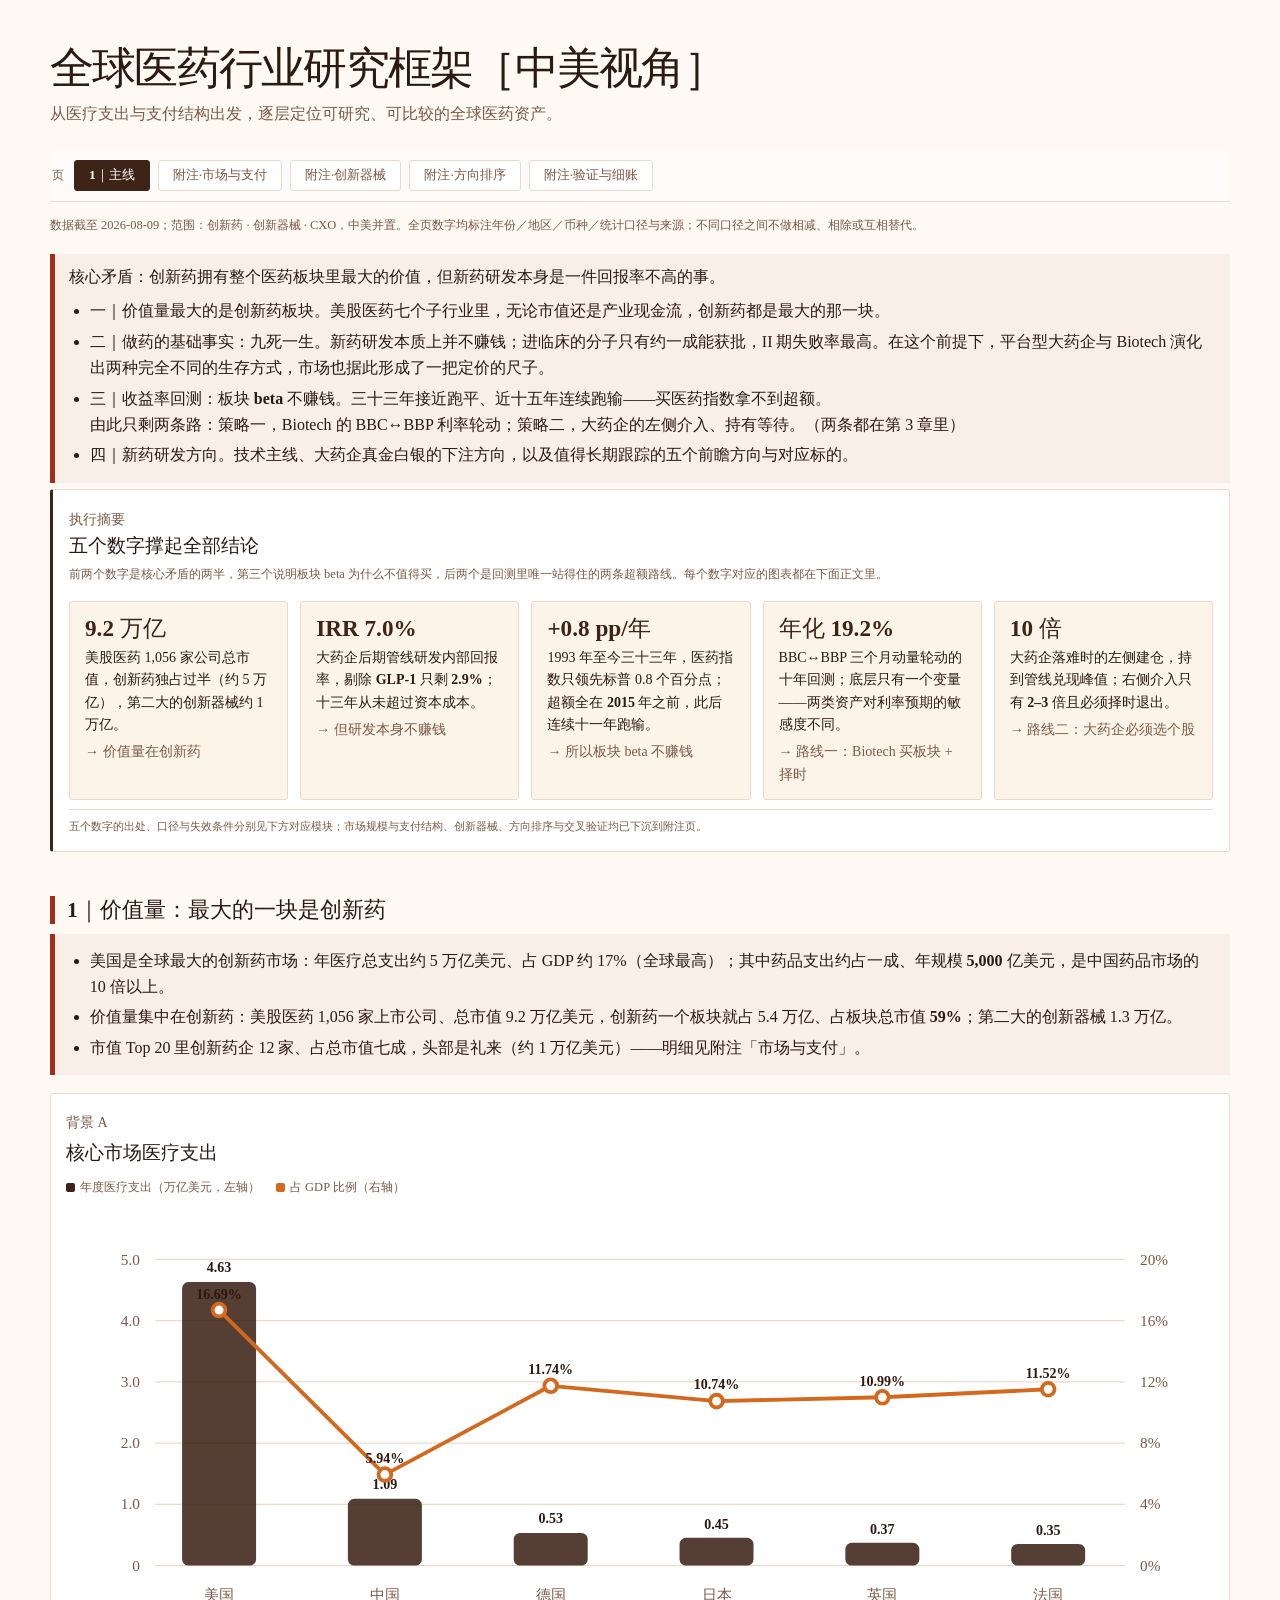
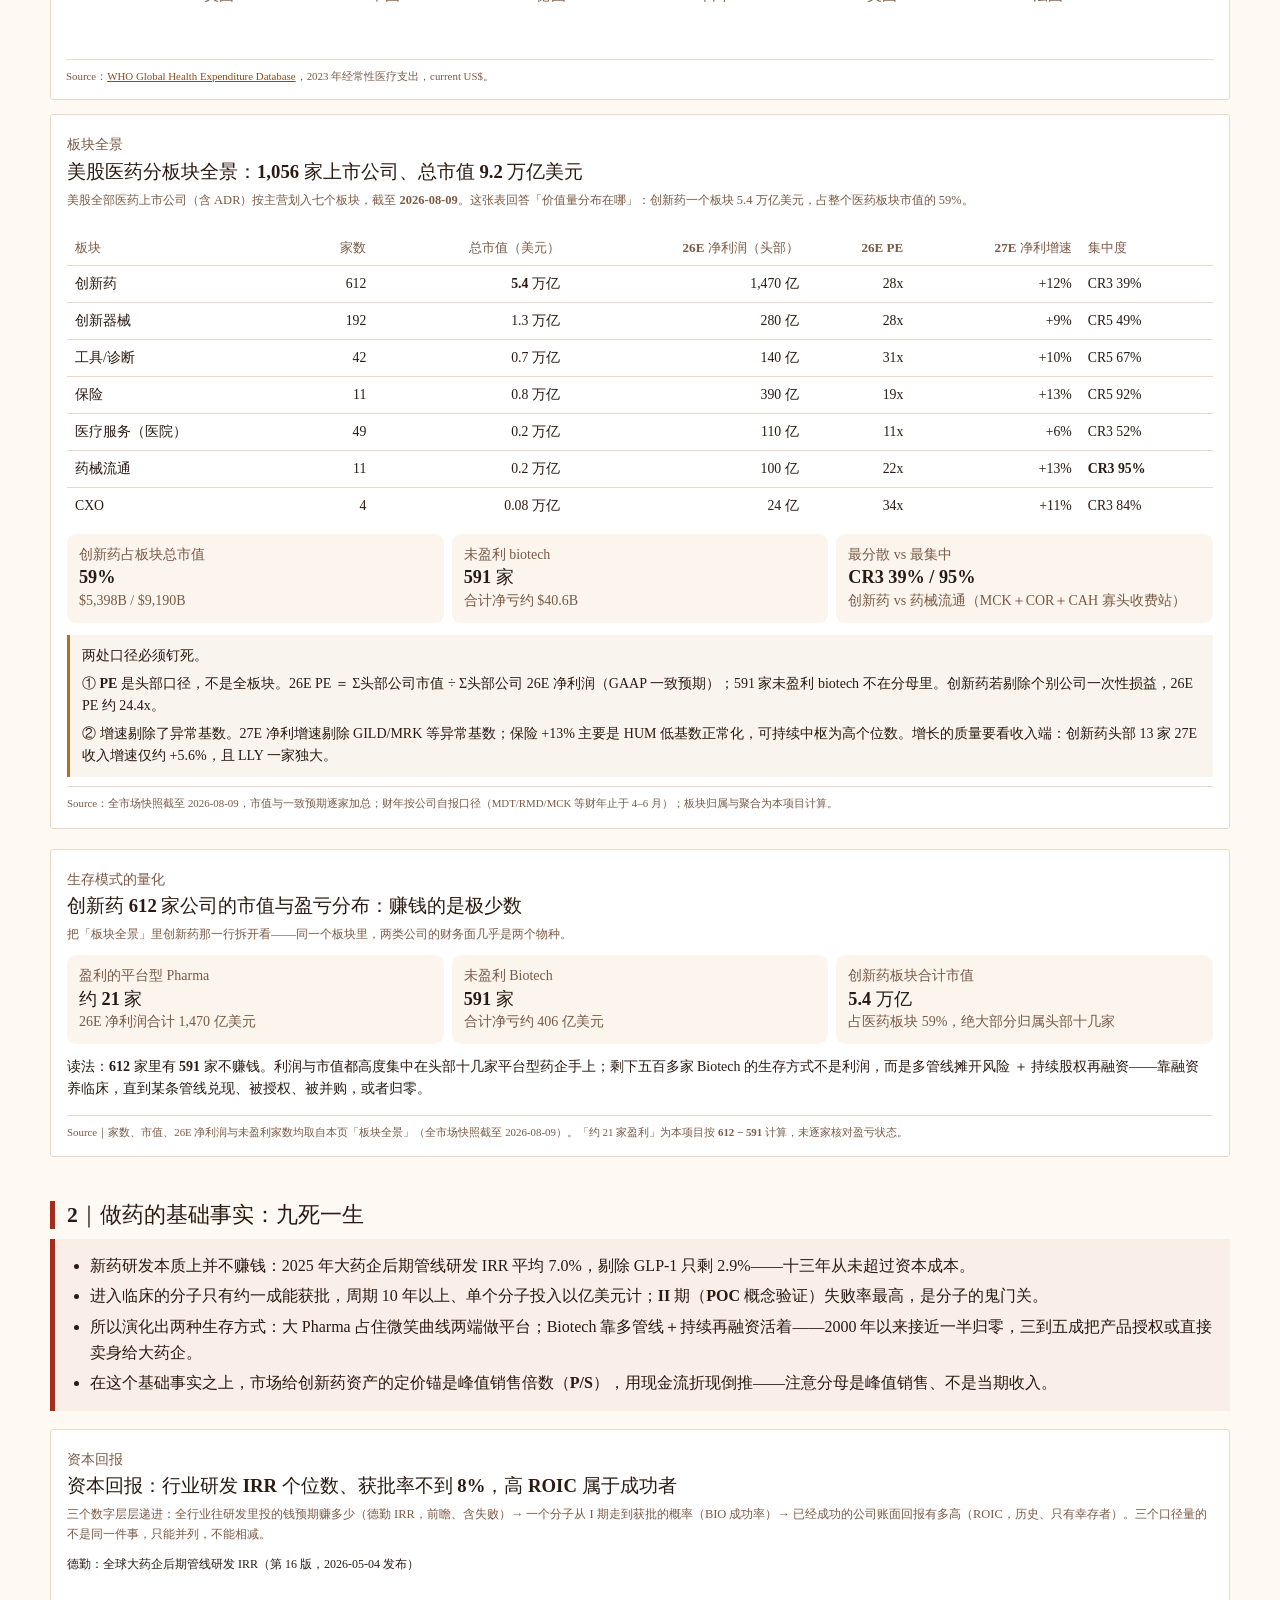
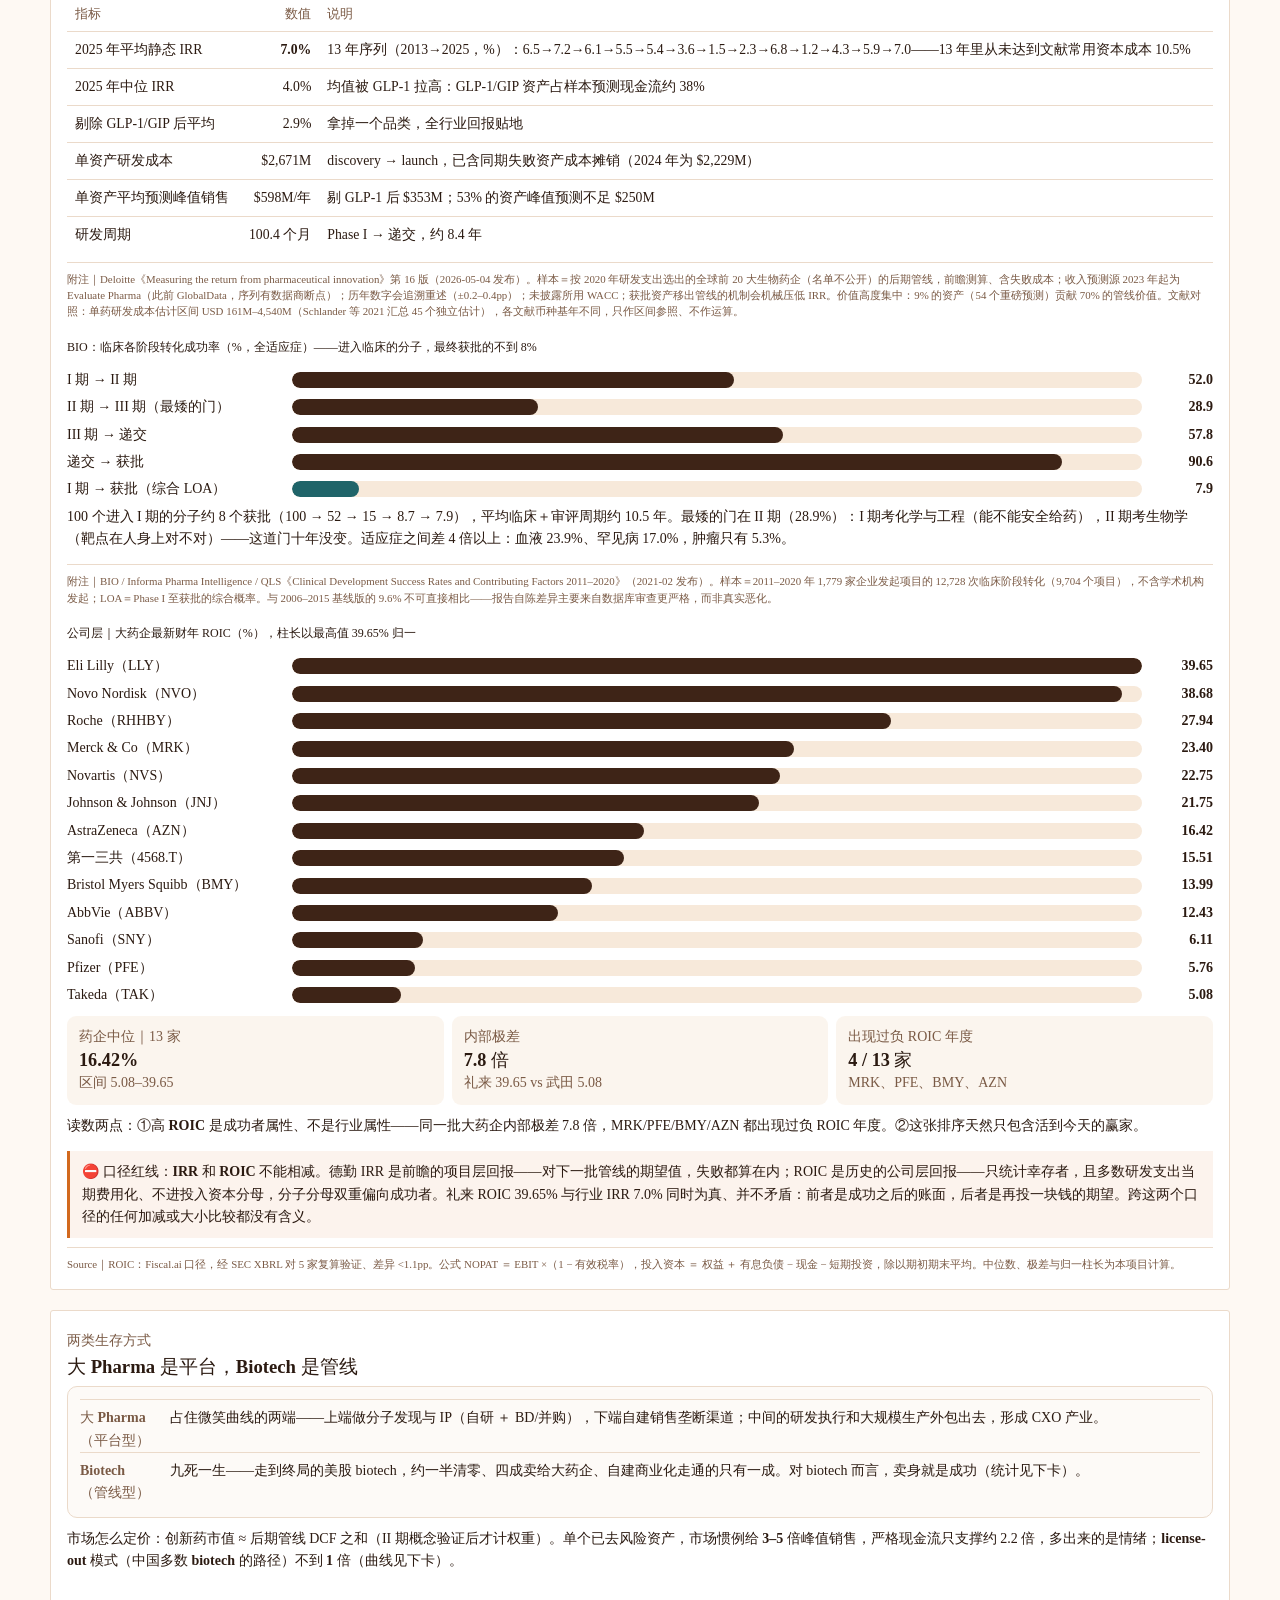
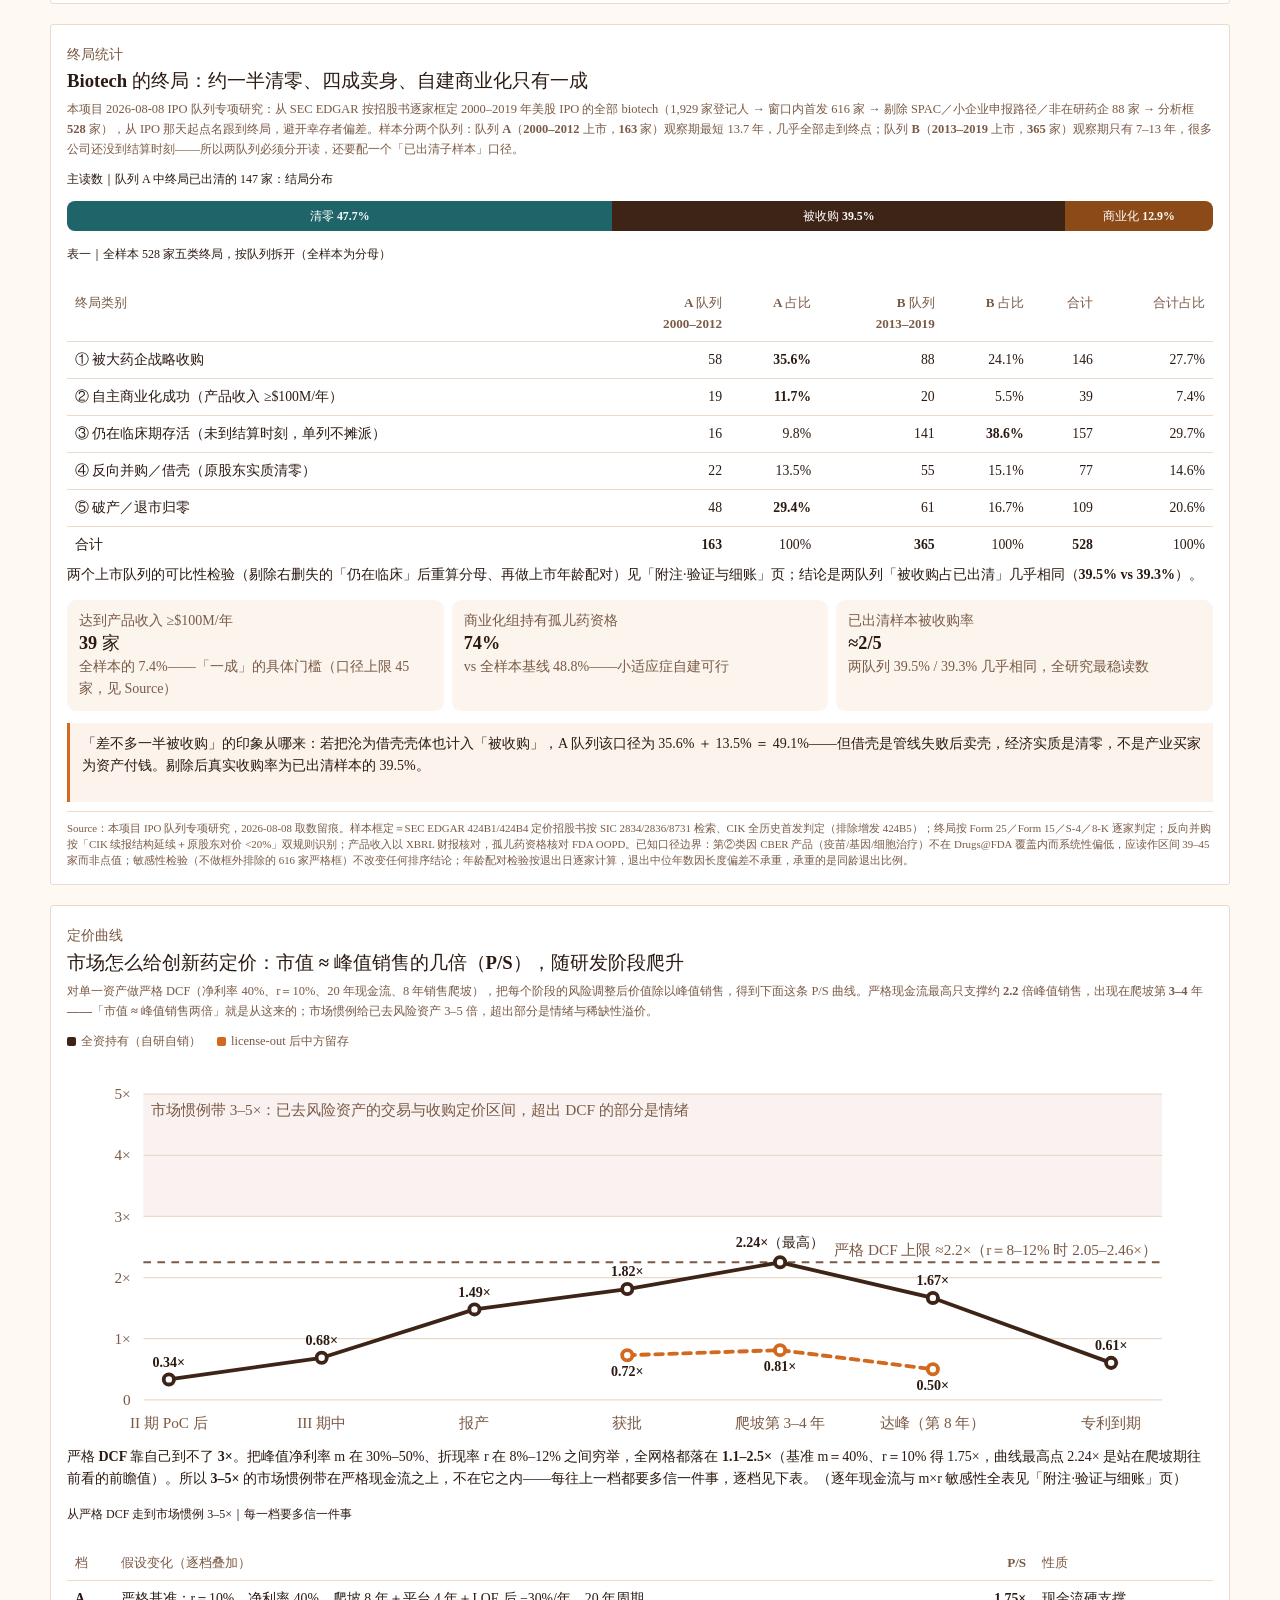
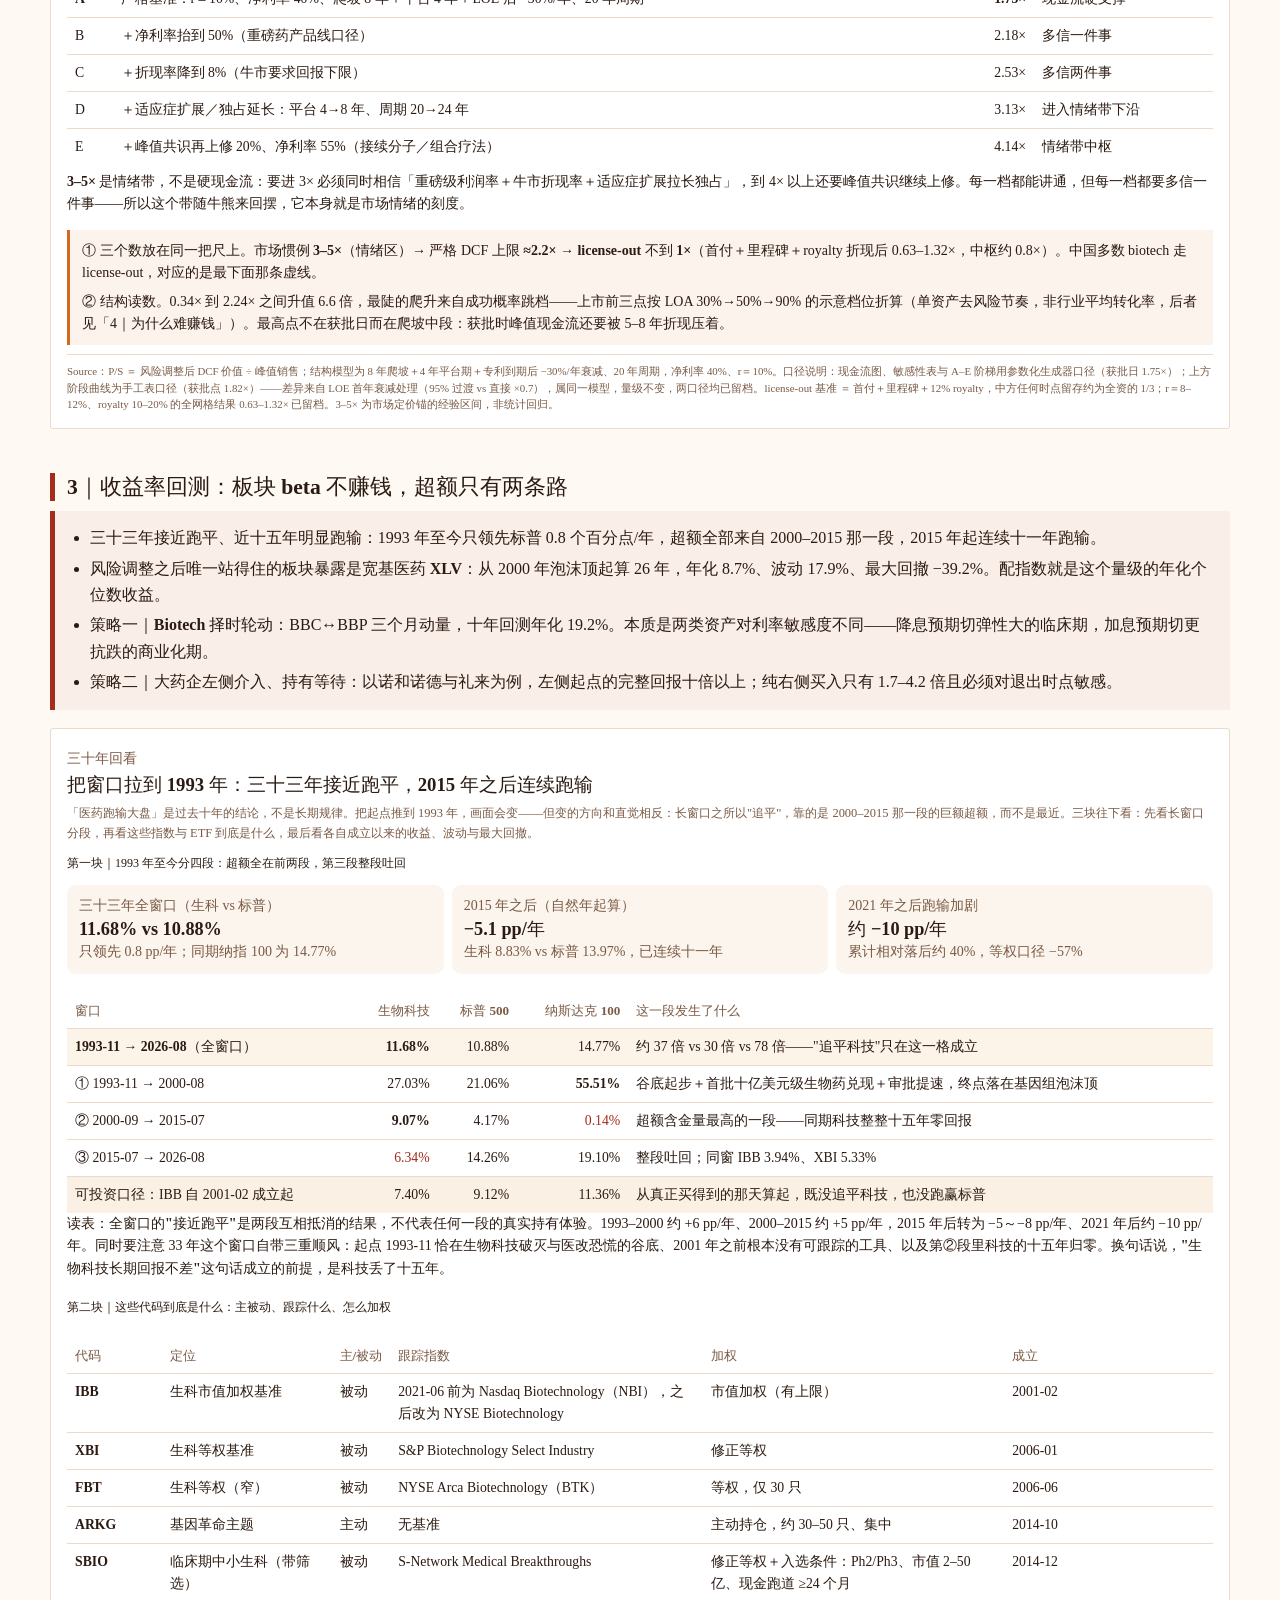
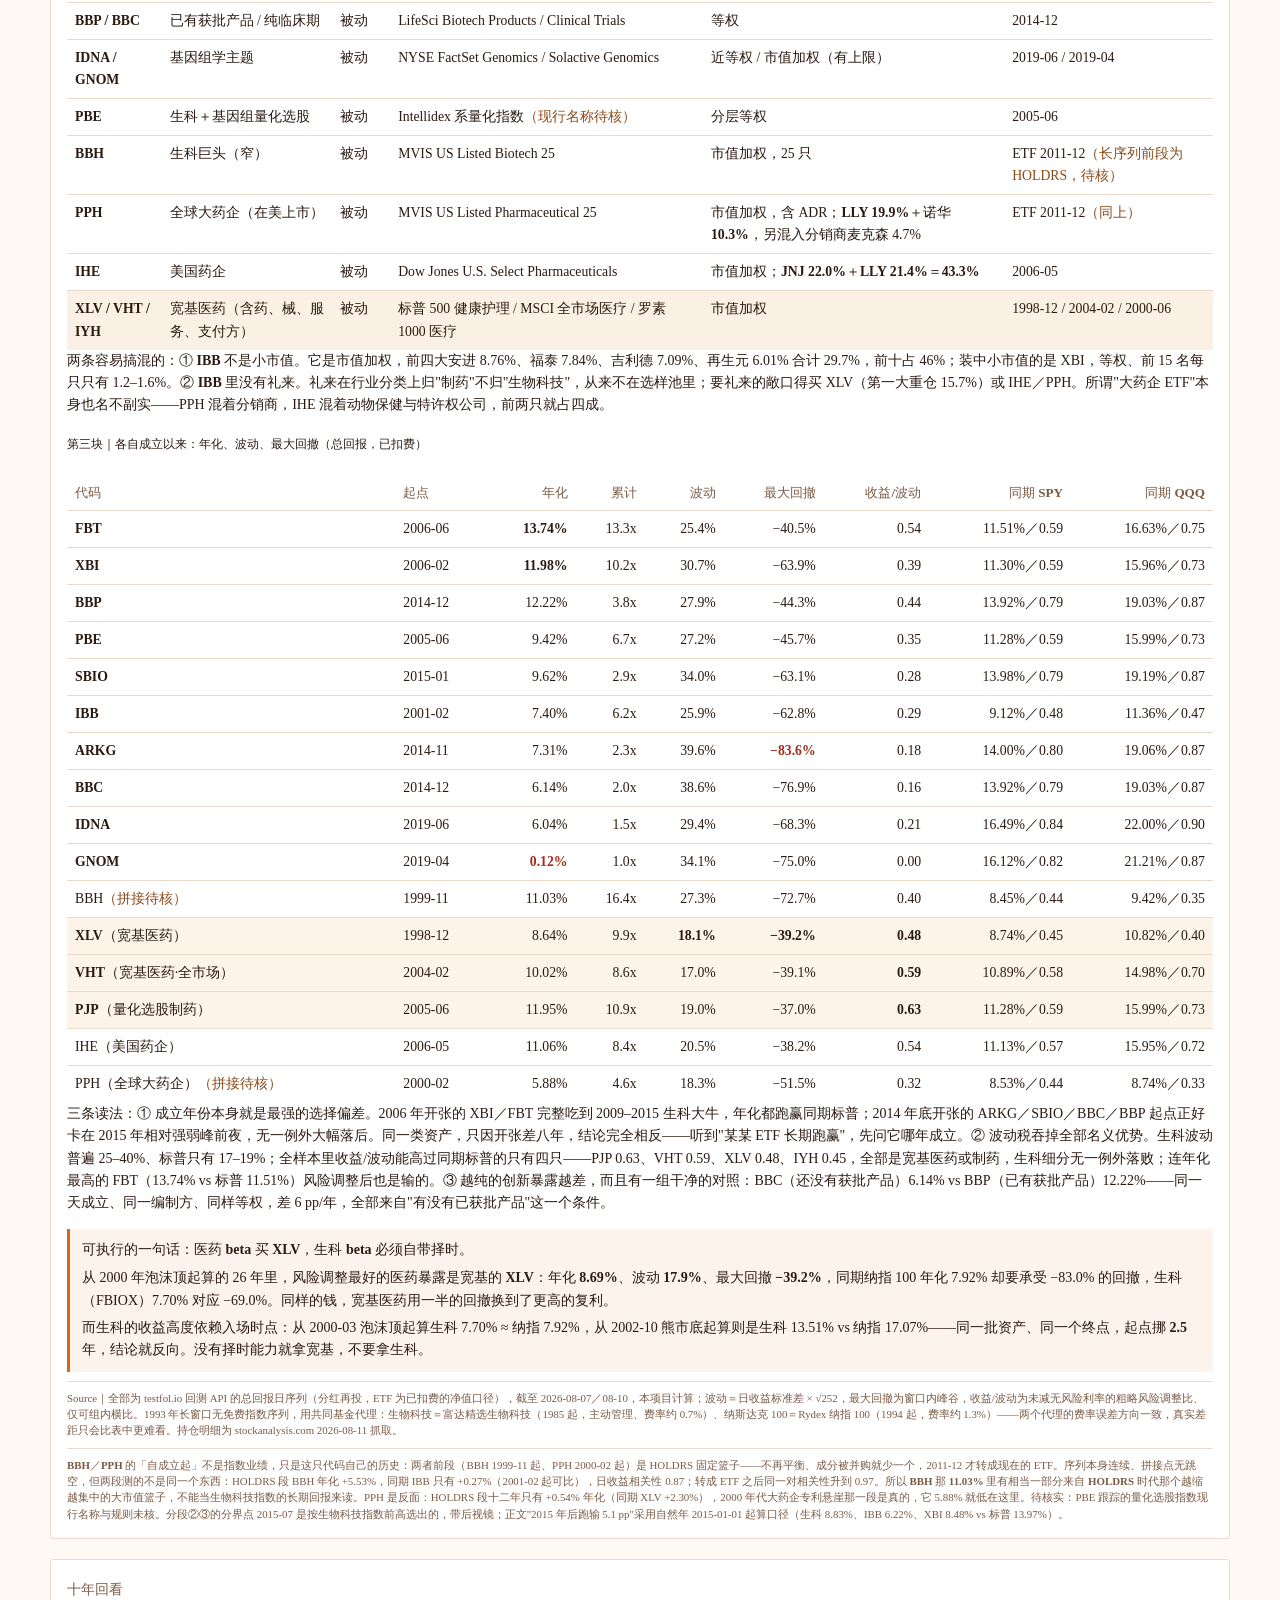
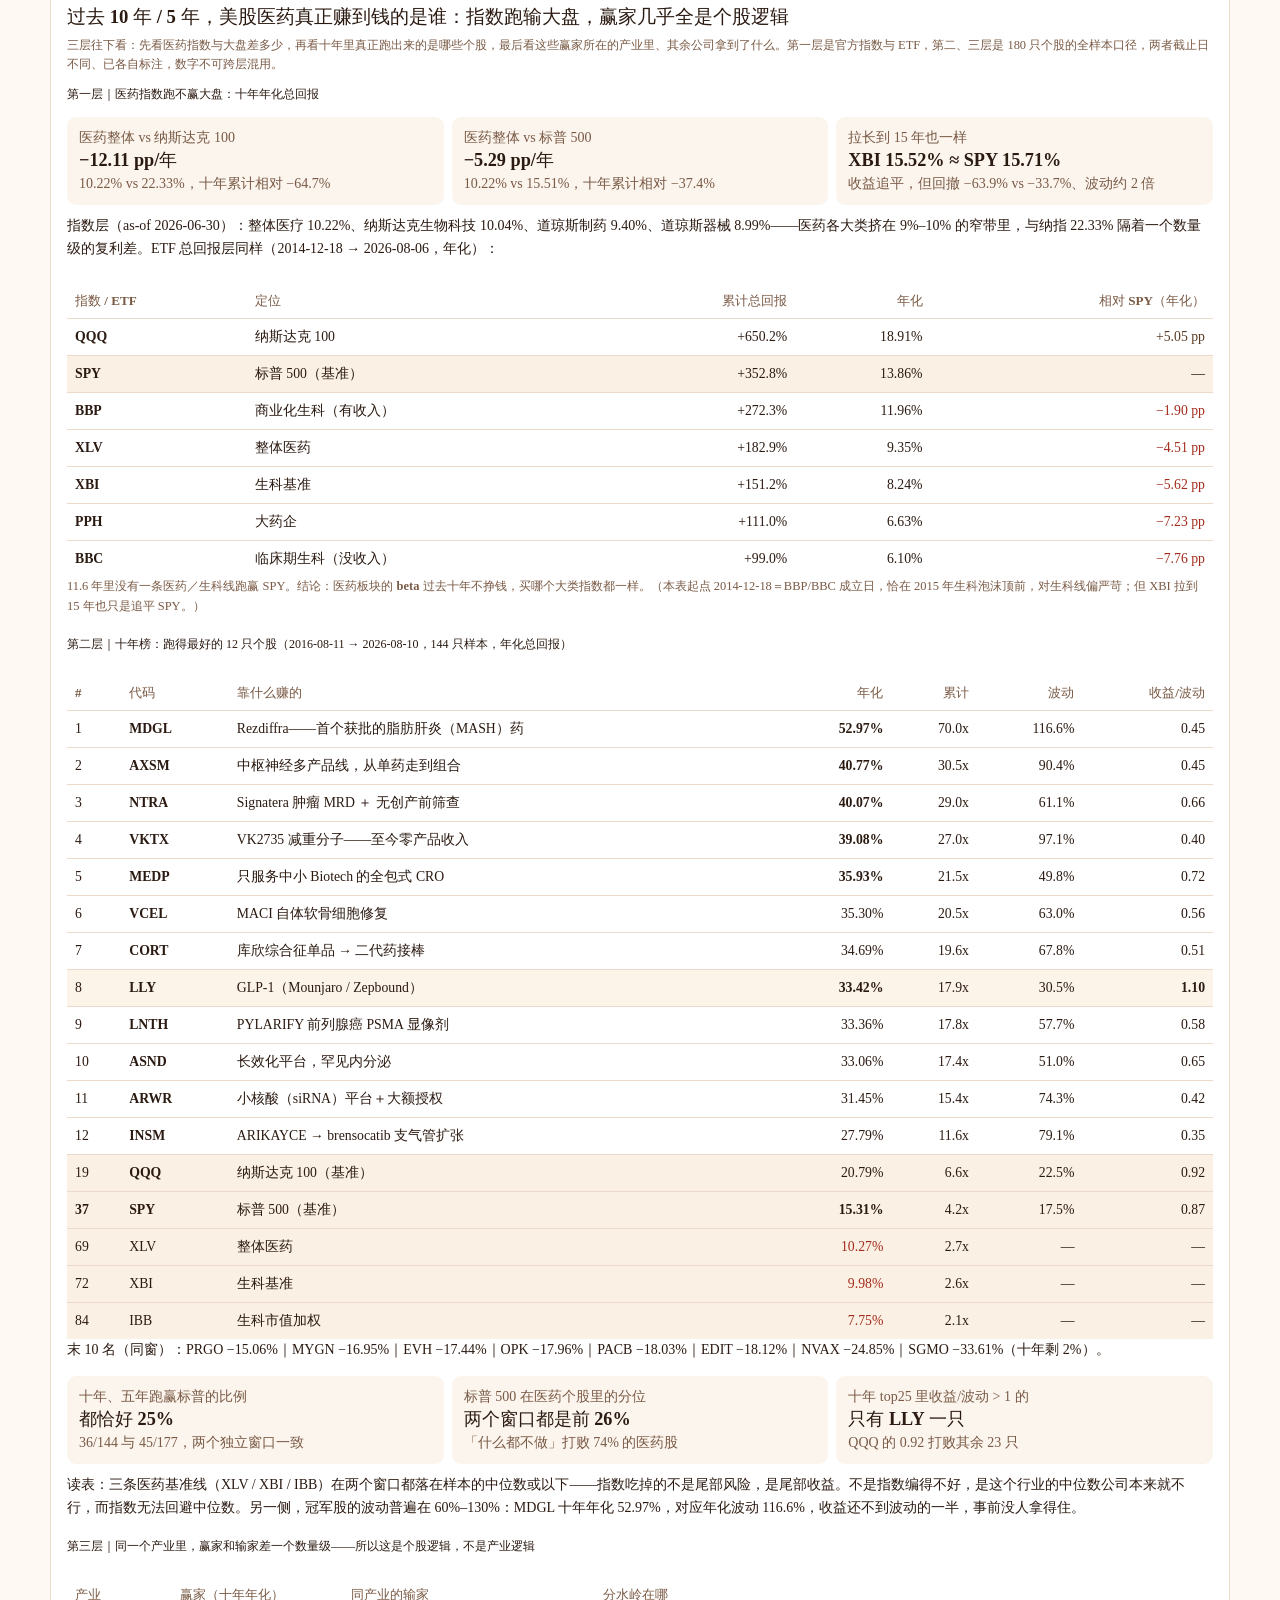
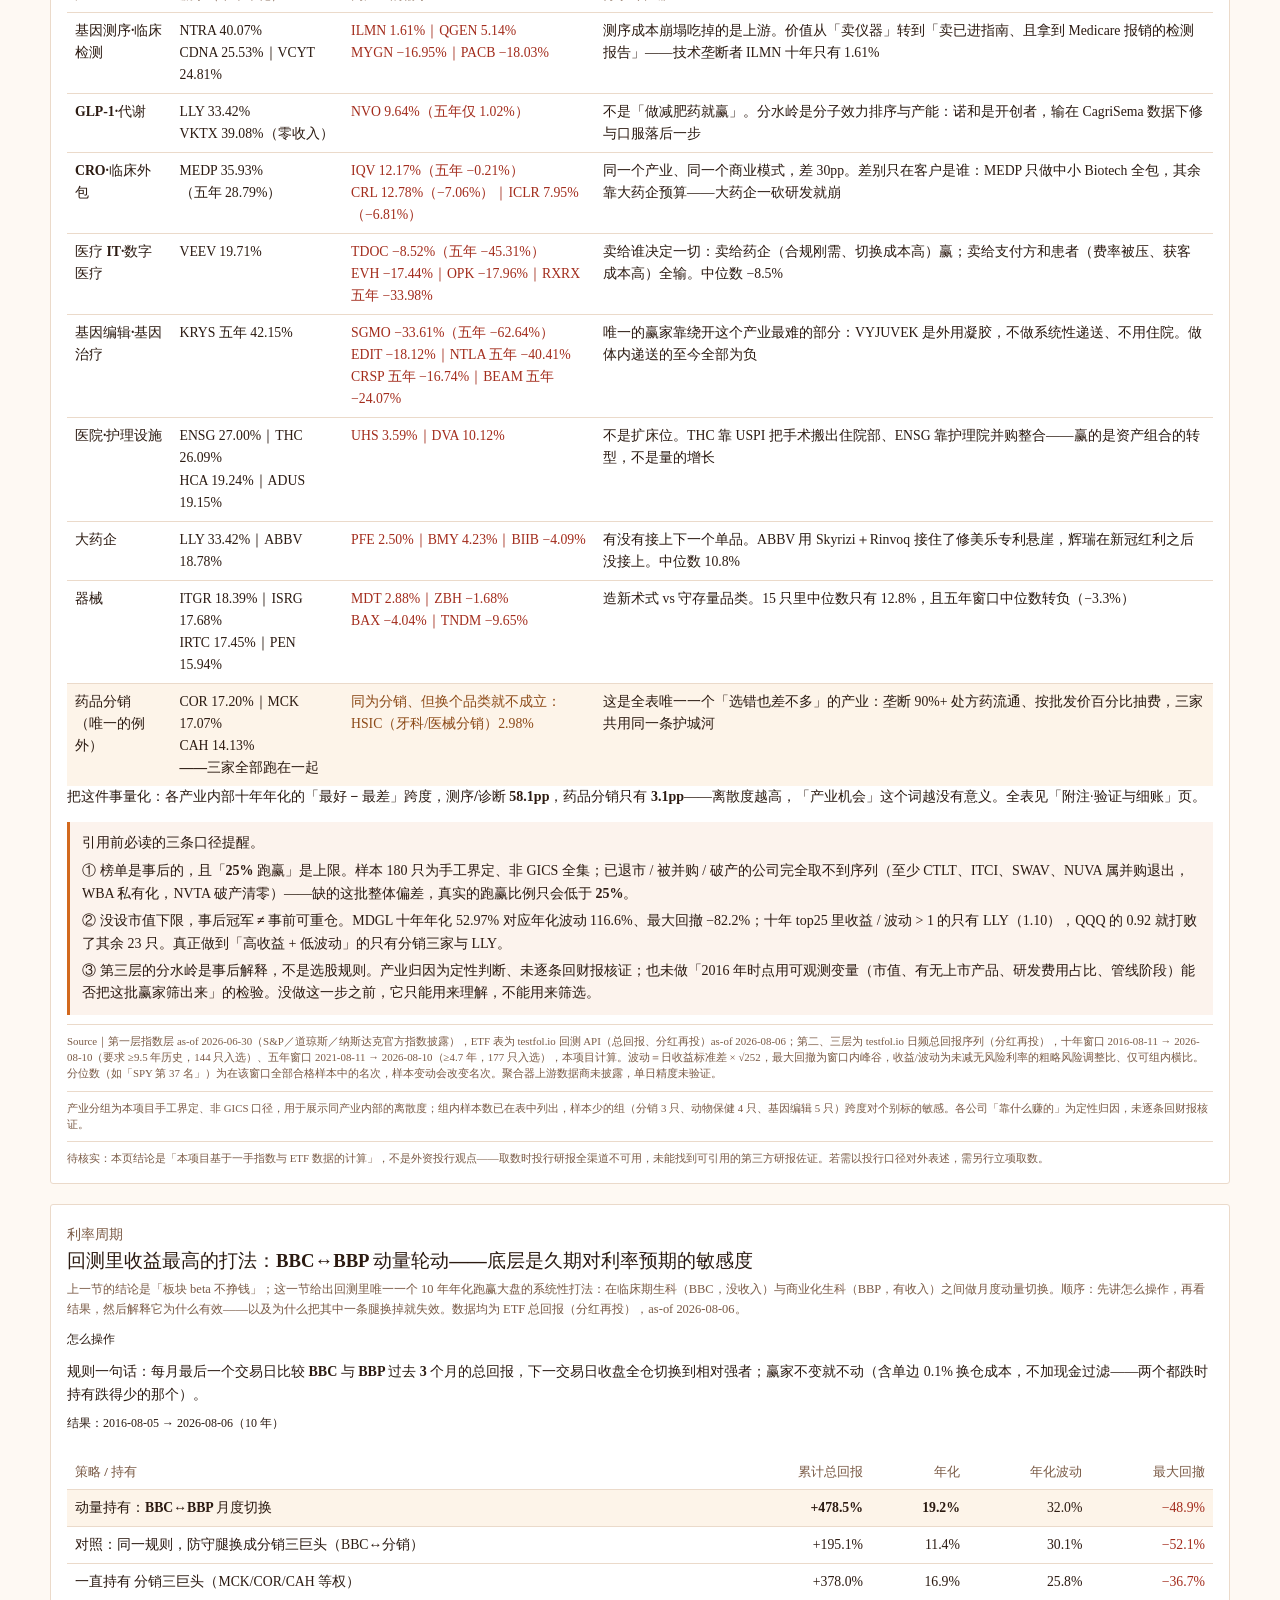
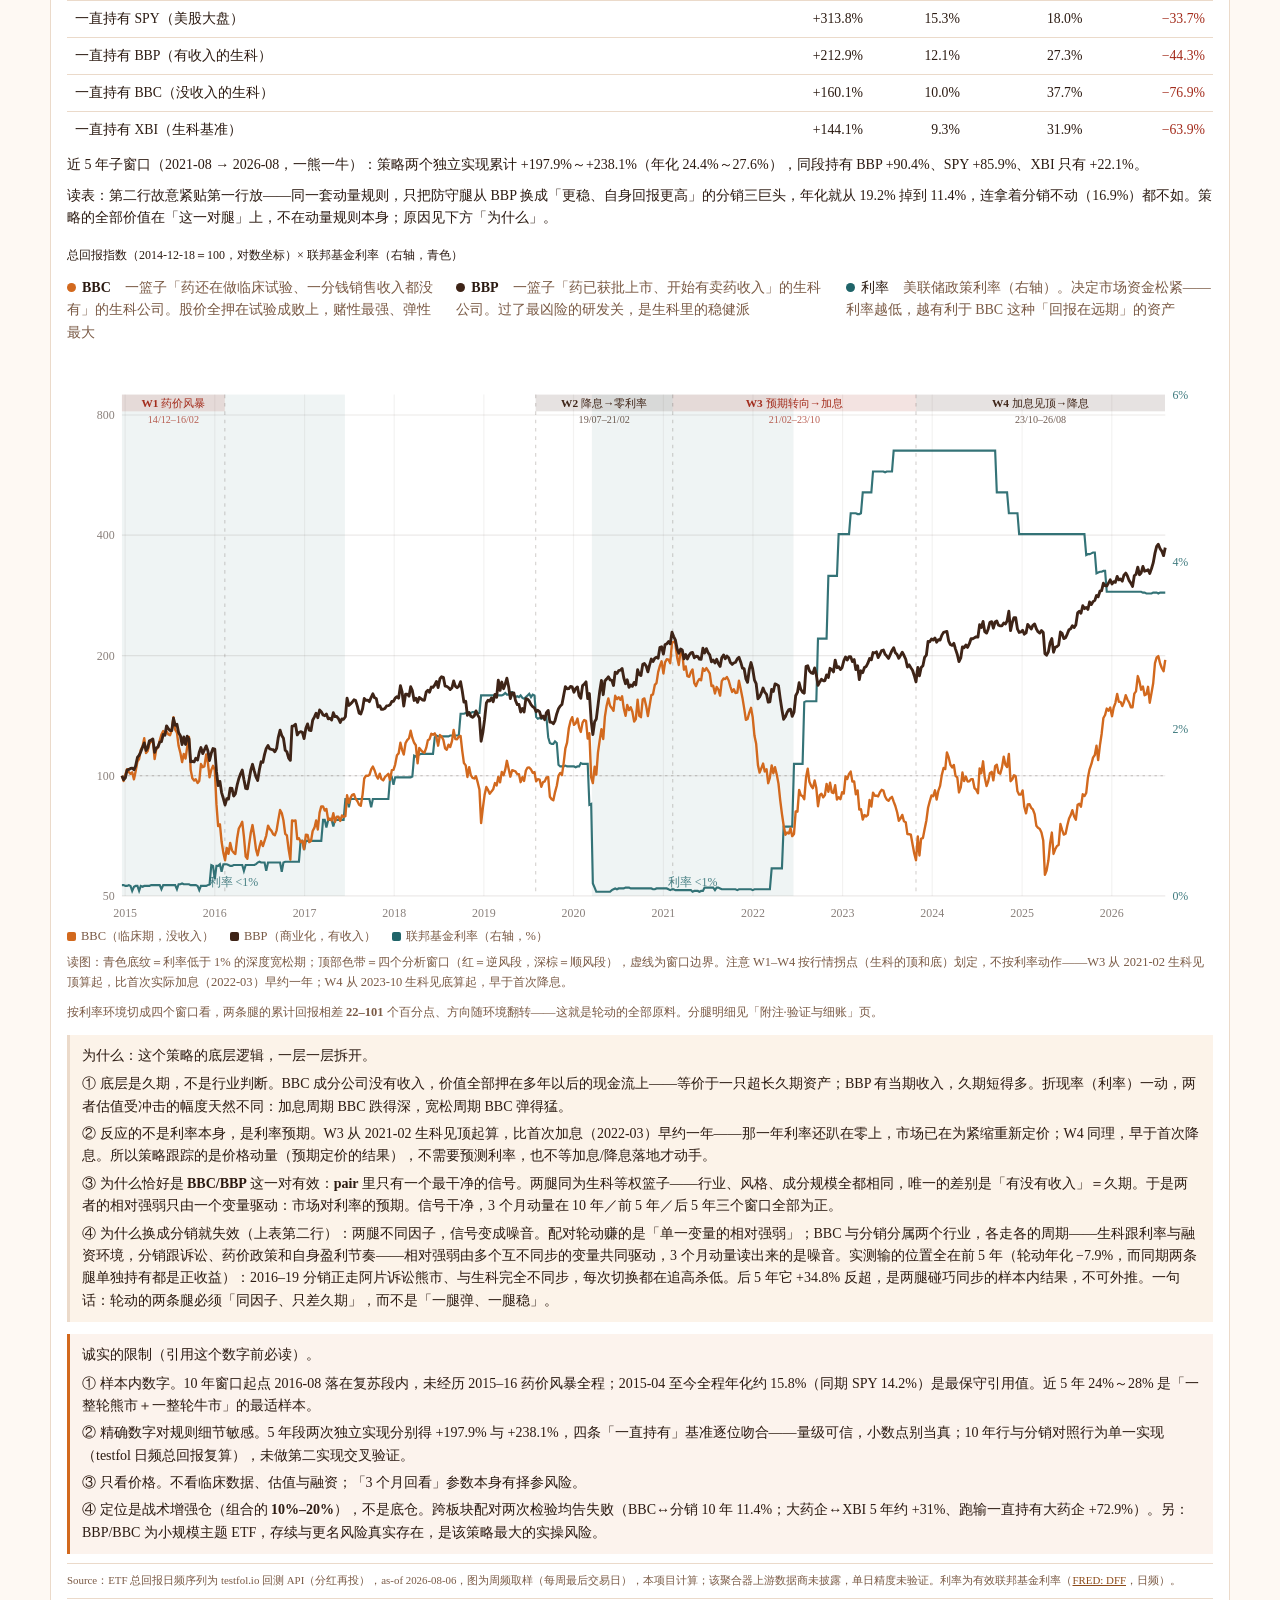
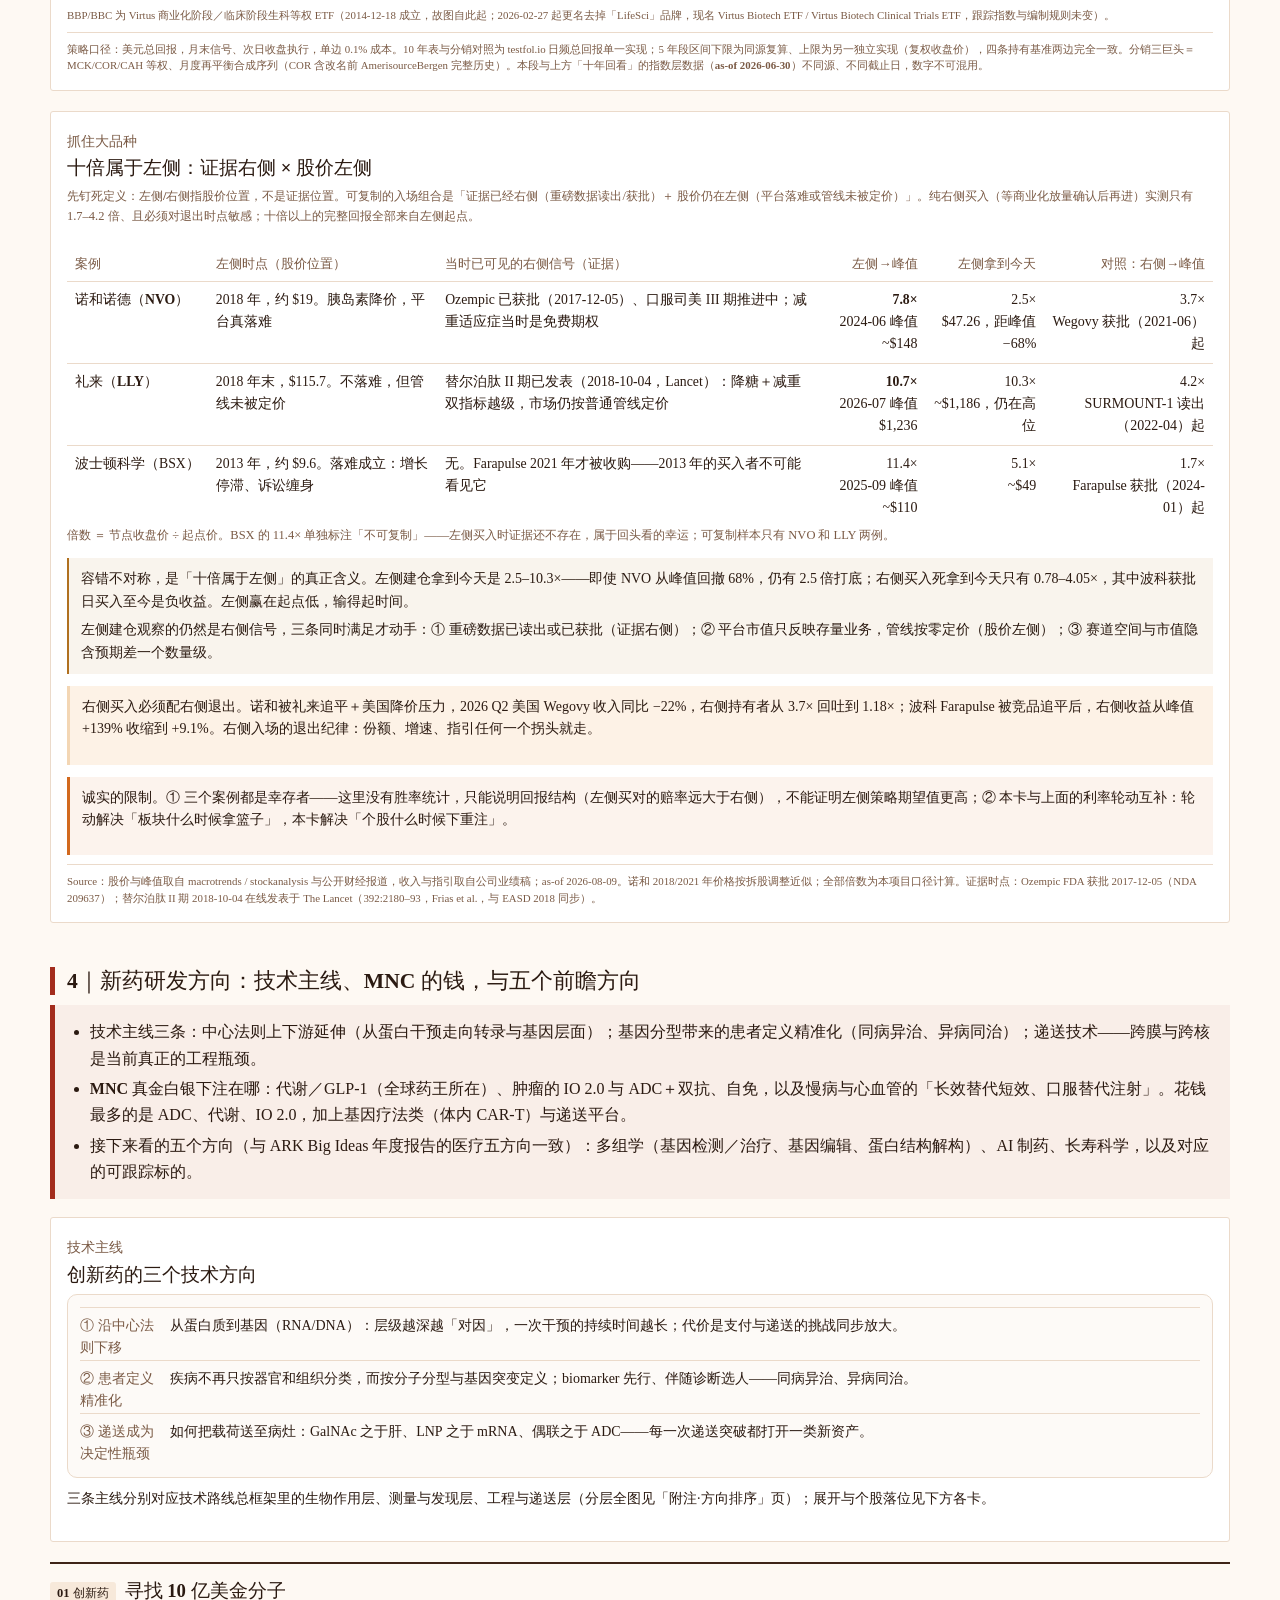
<file: index.html>
<!doctype html>
<html lang="zh-CN">
<head>
  <meta charset="utf-8">
  <meta name="viewport" content="width=device-width, initial-scale=1">
  <meta name="description" content="全球医药行业研究框架［中美视角］：支出、支付方、资产板块、细分赛道与重点方向。">
  <title>全球医药行业研究框架［中美视角］</title>
  <style>
    :root {
      color-scheme: light only;
      --background: #FEF9F3;
      --foreground: #2B1A11;
      --muted: #F7E9DA;
      --muted-foreground: #7A5A45;
      --border: #EBDACA;
      --card: #ffffff;
      --viz-series-1: #3E2417;
      --viz-series-2: #8C4A18;
      --viz-series-3: #D2691E;
      --viz-series-4: #1F6469;
      --viz-series-5: #B0701F;
      font-family: "Times New Roman", Times, "Kaiti SC", STKaiti, KaiTi, "楷体", serif;
      font-synthesis-weight: none;
    }
    * { box-sizing: border-box; }
    body {
      margin: 0;
      background: var(--background);
      color: var(--foreground);
      line-height: 1.6;
    }
    a { color: #8C4A18; }
    .page-shell {
      width: min(1180px, calc(100% - 32px));
      margin: 0 auto;
      padding: 44px 0 64px;
    }
    .page-header { margin-bottom: 24px; }
    .page-header h1 {
      margin: 0 0 6px;
      font-size: clamp(28px, 4vw, 44px);
      letter-spacing: -0.04em;
      line-height: 1.15;
    }
    .page-header p { margin: 0; color: var(--muted-foreground); }
    .card {
      background: var(--card);
      border: 1px solid var(--border);
      border-radius: 3px;
      box-shadow: none;
    }
    .text-small { font-size: 0.875rem; }
    .text-end { text-align: right; }
    .text-nowrap { white-space: nowrap; }
    .table-responsive { overflow-x: auto; }
    .table {
      width: 100%;
      border-collapse: collapse;
      font-size: 0.94rem;
    }
    .table th,
    .table td {
      padding: 9px 10px;
      border-top: 1px solid var(--border);
      vertical-align: top;
    }
    .table thead th {
      border-top: 0;
      color: var(--muted-foreground);
      font-size: 0.82rem;
      font-weight: 600;
      text-align: left;
      white-space: nowrap;
    }
    .table thead th.text-end { text-align: right; }
    .viz-badge {
      display: inline-grid;
      min-width: 30px;
      height: 24px;
      padding: 0 7px;
      place-items: center;
      border-radius: 3px;
      background: var(--muted);
      color: var(--foreground);
      font-size: 0.78rem;
      font-weight: 700;
    }
    @media (max-width: 620px) {
      .page-shell { width: min(100% - 22px, 1180px); padding-top: 28px; }
    }
  </style>
</head>
<body>
<main class="page-shell">
  <header class="page-header">
    <h1>全球医药行业研究框架［中美视角］</h1>
    <p>从医疗支出与支付结构出发，逐层定位可研究、可比较的全球医药资产。</p>
  </header>
<div id="global-healthcare-asset-map">
  <style>
    #global-healthcare-asset-map {
      color: var(--foreground);
      width: 100%;
    }
    #global-healthcare-asset-map p,
    #global-healthcare-asset-map ul {
      margin-top: 0;
    }
    #global-healthcare-asset-map .map-kicker,
    #global-healthcare-asset-map .section-label,
    #global-healthcare-asset-map .muted-line {
      color: var(--muted-foreground);
    }
    #global-healthcare-asset-map .map-kicker {
      margin-bottom: 12px;
    }
    #global-healthcare-asset-map .background-grid {
      margin-bottom: 14px;
    }
    #global-healthcare-asset-map .background-card {
      padding: 15px;
      margin-bottom: 12px;
    }
    #global-healthcare-asset-map .background-card h3 {
      margin: 3px 0 10px;
    }
    #global-healthcare-asset-map .chart-wrap {
      overflow-x: auto;
      padding-bottom: 2px;
    }
    #global-healthcare-asset-map .spend-chart {
      display: block;
      width: 100%;
      min-width: 720px;
      height: auto;
    }
    #global-healthcare-asset-map .chart-grid {
      stroke: var(--border);
      stroke-width: 1;
    }
    #global-healthcare-asset-map .chart-axis,
    #global-healthcare-asset-map .chart-label,
    #global-healthcare-asset-map .chart-value {
      fill: var(--muted-foreground);
      font-family: inherit;
      font-size: 12px;
    }
    #global-healthcare-asset-map .chart-value {
      fill: var(--foreground);
      font-size: 11px;
      font-weight: 650;
    }
    #global-healthcare-asset-map .chart-bar {
      fill: var(--viz-series-1);
      opacity: 0.88;
    }
    #global-healthcare-asset-map .chart-line {
      fill: none;
      stroke: var(--viz-series-3);
      stroke-width: 3;
      stroke-linejoin: round;
      stroke-linecap: round;
    }
    #global-healthcare-asset-map .chart-dot {
      fill: var(--card);
      stroke: var(--viz-series-3);
      stroke-width: 3;
    }
    #global-healthcare-asset-map .chart-legend {
      display: flex;
      flex-wrap: wrap;
      gap: 6px 16px;
      margin-bottom: 4px;
      color: var(--muted-foreground);
    }
    #global-healthcare-asset-map .data-note {
      margin: 0 0 10px;
      color: var(--muted-foreground);
    }
    #global-healthcare-asset-map .source-note {
      margin: 9px 0 0;
      padding-top: 8px;
      border-top: 1px solid var(--border);
      color: var(--muted-foreground);
      font-size: 0.76rem;
      line-height: 1.55;
    }
    #global-healthcare-asset-map .payer-visual {
      margin: 10px 0 12px;
    }
    #global-healthcare-asset-map .payer-row {
      display: grid;
      grid-template-columns: 52px minmax(0, 1fr);
      align-items: center;
      gap: 9px;
      margin: 7px 0;
    }
    #global-healthcare-asset-map .payer-bar {
      display: flex;
      height: 28px;
      overflow: hidden;
      border-radius: 8px;
      background: var(--muted);
    }
    #global-healthcare-asset-map .payer-bar > span {
      display: grid;
      min-width: 0;
      place-items: center;
      color: #fff;
      font-size: 0.72rem;
      font-weight: 700;
      font-style: normal;
      font-variant-numeric: tabular-nums;
    }
    #global-healthcare-asset-map .payer-segment-government { background: var(--viz-series-1); }
    #global-healthcare-asset-map .payer-segment-commercial { background: var(--viz-series-2); }
    #global-healthcare-asset-map .payer-segment-oop { background: var(--viz-series-3); }
    #global-healthcare-asset-map .payer-segment-other { background: var(--muted-foreground); }
    #global-healthcare-asset-map .payer-legend {
      display: flex;
      flex-wrap: wrap;
      gap: 6px 14px;
      color: var(--muted-foreground);
    }
    #global-healthcare-asset-map .legend-item {
      display: inline-flex;
      align-items: center;
      gap: 5px;
    }
    #global-healthcare-asset-map .legend-swatch {
      width: 9px;
      height: 9px;
      border-radius: 2px;
      background: var(--muted-foreground);
    }
    #global-healthcare-asset-map .legend-swatch.is-government { background: var(--viz-series-1); }
    #global-healthcare-asset-map .legend-swatch.is-commercial { background: var(--viz-series-2); }
    #global-healthcare-asset-map .legend-swatch.is-oop { background: var(--viz-series-3); }
    #global-healthcare-asset-map .market-pair {
      display: grid;
      grid-template-columns: repeat(2, minmax(0, 1fr));
      gap: 8px;
      margin: 0 0 8px;
    }
    #global-healthcare-asset-map .market-pair > div {
      padding: 10px 12px;
      border-radius: 9px;
      background: color-mix(in srgb, var(--muted) 45%, transparent);
    }
    #global-healthcare-asset-map .market-pair span {
      color: var(--muted-foreground);
    }
    #global-healthcare-asset-map .market-pair strong {
      display: block;
      font-size: 1.16rem;
      line-height: 1.25;
      font-variant-numeric: tabular-nums;
    }
    #global-healthcare-asset-map .company-table {
      margin-top: 9px;
      font-size: 0.86rem;
    }
    #global-healthcare-asset-map .company-table th,
    #global-healthcare-asset-map .company-table td {
      padding: 7px 8px;
    }
    #global-healthcare-asset-map .ratio-check {
      margin: 12px 0 0;
      padding: 10px 12px;
      border-left: 3px solid var(--viz-series-3);
      background: color-mix(in srgb, var(--viz-series-3) 8%, transparent);
    }
    #global-healthcare-asset-map .sector-grid {
      display: grid;
      grid-template-columns: repeat(2, minmax(0, 1fr));
      gap: 20px 22px;
      margin-bottom: 22px;
    }
    #global-healthcare-asset-map .sector {
      min-width: 0;
      padding-top: 12px;
      border-top: 2px solid var(--border);
    }
    #global-healthcare-asset-map .sector[data-series="1"] { border-top-color: var(--viz-series-1); }
    #global-healthcare-asset-map .sector[data-series="2"] { border-top-color: var(--viz-series-2); }
    #global-healthcare-asset-map .sector[data-series="3"] { border-top-color: var(--viz-series-3); }
    #global-healthcare-asset-map .sector[data-series="4"] { border-top-color: var(--viz-series-4); }
    #global-healthcare-asset-map .sector[data-series="5"] { border-top-color: var(--viz-series-5); }
    #global-healthcare-asset-map .sector.is-innovation { grid-column: 1 / -1; }
    #global-healthcare-asset-map .sector-head {
      display: flex;
      align-items: baseline;
      gap: 9px;
      margin-bottom: 9px;
    }
    #global-healthcare-asset-map .sector-head h3,
    #global-healthcare-asset-map .sector-head p {
      margin: 0;
    }
    #global-healthcare-asset-map .track-group {
      margin-top: 12px;
    }
    #global-healthcare-asset-map .track-group > strong {
      display: block;
      margin-bottom: 5px;
    }
    #global-healthcare-asset-map .track-list {
      list-style: none;
      padding: 0;
      margin-bottom: 0;
    }
    #global-healthcare-asset-map .track-list li {
      padding: 5px 0;
      border-top: 1px solid var(--border);
    }
    #global-healthcare-asset-map .track-list li:first-child {
      border-top: 0;
    }
    #global-healthcare-asset-map .examples {
      display: block;
      margin-top: 2px;
      color: var(--muted-foreground);
    }
    #global-healthcare-asset-map .thesis {
      margin: 12px 0 0;
      padding-top: 10px;
      border-top: 1px solid var(--border);
    }
    #global-healthcare-asset-map .priority-card {
      padding: 16px;
    }
    #global-healthcare-asset-map .priority-head {
      margin-bottom: 10px;
    }
    #global-healthcare-asset-map .priority-head h3,
    #global-healthcare-asset-map .priority-head p {
      margin: 0;
    }
    #global-healthcare-asset-map .priority-grid {
      display: grid;
      grid-template-columns: repeat(2, minmax(0, 1fr));
      gap: 0 18px;
    }
    #global-healthcare-asset-map .priority-item {
      display: grid;
      grid-template-columns: auto minmax(0, 1fr);
      gap: 9px;
      padding: 11px 0;
      border-top: 1px solid var(--border);
    }
    #global-healthcare-asset-map .priority-item strong {
      display: block;
      margin-bottom: 3px;
    }
    #global-healthcare-asset-map .priority-item p {
      margin: 0;
    }
    #global-healthcare-asset-map .model-card {
      padding: 16px;
      margin-bottom: 20px;
    }
    #global-healthcare-asset-map .model-card h3 {
      margin: 0 0 4px;
    }
    #global-healthcare-asset-map .priority-block {
      margin-top: 18px;
      padding-top: 14px;
      border-top: 1px solid var(--border);
    }
    #global-healthcare-asset-map .priority-block > h4 {
      margin: 0 0 3px;
      font-size: 1rem;
    }
    #global-healthcare-asset-map .priority-block > .block-note {
      margin: 0 0 8px;
      color: var(--muted-foreground);
    }
    #global-healthcare-asset-map .tag {
      display: inline-block;
      padding: 1px 7px;
      border-radius: 999px;
      background: var(--muted);
      color: var(--muted-foreground);
      font-size: 0.76rem;
      font-weight: 600;
      white-space: nowrap;
    }
    #global-healthcare-asset-map .tag.is-open { background: color-mix(in srgb, var(--viz-series-2) 20%, transparent); color: var(--foreground); }
    #global-healthcare-asset-map .tag.is-part { background: color-mix(in srgb, var(--viz-series-3) 20%, transparent); color: var(--foreground); }
    #global-healthcare-asset-map .tag.is-priced { background: color-mix(in srgb, var(--viz-series-5) 20%, transparent); color: var(--foreground); }
    #global-healthcare-asset-map .gate {
      font-variant-numeric: tabular-nums;
      white-space: nowrap;
    }
    #global-healthcare-asset-map .wide-table { min-width: 900px; }
    #global-healthcare-asset-map .wide-table.is-xl { min-width: 1240px; }
    #global-healthcare-asset-map .wide-table.is-xl th:nth-child(2),
    #global-healthcare-asset-map .wide-table.is-xl td:nth-child(2) { min-width: 118px; }
    #global-healthcare-asset-map .counter-note {
      margin: 12px 0 0;
      padding: 10px 12px;
      border-left: 3px solid var(--viz-series-5);
      background: color-mix(in srgb, var(--viz-series-5) 8%, transparent);
    }
    #global-healthcare-asset-map .innovation-framework {
      margin-top: 18px;
      padding: 16px;
      border: 1px solid var(--border);
      border-radius: 12px;
      background: color-mix(in srgb, var(--muted) 28%, transparent);
    }
    #global-healthcare-asset-map .framework-head {
      margin-bottom: 12px;
    }
    #global-healthcare-asset-map .framework-head h4,
    #global-healthcare-asset-map .framework-head p {
      margin: 0;
    }
    #global-healthcare-asset-map .framework-stage {
      padding: 11px;
      border: 1px solid var(--border);
      border-radius: 10px;
      background: var(--card);
    }
    #global-healthcare-asset-map .framework-stage-title {
      display: flex;
      align-items: baseline;
      gap: 7px;
      margin-bottom: 8px;
    }
    #global-healthcare-asset-map .framework-stage-title strong,
    #global-healthcare-asset-map .framework-stage-title span {
      margin: 0;
    }
    #global-healthcare-asset-map .framework-stage-title span {
      color: var(--muted-foreground);
    }
    #global-healthcare-asset-map .framework-grid-wrap,
    #global-healthcare-asset-map .info-flow-wrap {
      overflow-x: auto;
      padding-bottom: 2px;
    }
    #global-healthcare-asset-map .framework-grid {
      display: grid;
      grid-template-columns: repeat(4, minmax(170px, 1fr));
      gap: 8px;
      min-width: 760px;
    }
    #global-healthcare-asset-map .framework-item {
      padding: 9px 10px;
      border-radius: 8px;
      background: color-mix(in srgb, var(--viz-series-1) 7%, var(--card));
    }
    #global-healthcare-asset-map .framework-item strong,
    #global-healthcare-asset-map .framework-item span {
      display: block;
    }
    #global-healthcare-asset-map .framework-item span {
      margin-top: 2px;
      color: var(--muted-foreground);
    }
    #global-healthcare-asset-map .framework-connector {
      display: grid;
      place-items: center;
      min-height: 48px;
      color: var(--muted-foreground);
      text-align: center;
    }
    #global-healthcare-asset-map .framework-connector span {
      display: block;
      line-height: 1.25;
    }
    #global-healthcare-asset-map .framework-connector b {
      display: block;
      color: var(--viz-series-1);
      font-size: 1.45rem;
      line-height: 1;
    }
    #global-healthcare-asset-map .info-flow {
      display: grid;
      grid-template-columns: minmax(128px, 1fr) 62px minmax(168px, 1.25fr) 62px minmax(128px, 1fr) 74px minmax(175px, 1.35fr) 62px minmax(140px, 1fr) 62px minmax(145px, 1fr);
      align-items: stretch;
      min-width: 1080px;
    }
    #global-healthcare-asset-map .info-node {
      display: grid;
      align-content: center;
      min-height: 86px;
      padding: 9px 10px;
      border-radius: 9px;
      background: color-mix(in srgb, var(--viz-series-2) 9%, var(--card));
      text-align: center;
    }
    #global-healthcare-asset-map .info-node strong,
    #global-healthcare-asset-map .info-node span {
      display: block;
    }
    #global-healthcare-asset-map .info-node span {
      margin-top: 3px;
      color: var(--muted-foreground);
    }
    #global-healthcare-asset-map .info-arrow {
      display: grid;
      place-items: center;
      color: var(--muted-foreground);
      text-align: center;
    }
    #global-healthcare-asset-map .info-arrow b {
      display: block;
      color: var(--viz-series-2);
      font-size: 1.2rem;
      line-height: 1;
    }
    #global-healthcare-asset-map .framework-coupled {
      display: grid;
      grid-template-columns: minmax(205px, 0.75fr) 78px minmax(0, 2.25fr);
      align-items: stretch;
      gap: 8px;
    }
    #global-healthcare-asset-map .framework-link {
      display: grid;
      place-items: center;
      color: var(--muted-foreground);
      text-align: center;
    }
    #global-healthcare-asset-map .framework-link b {
      display: block;
      color: var(--viz-series-3);
      font-size: 1.45rem;
      line-height: 1;
    }
    #global-healthcare-asset-map .framework-delivery {
      display: grid;
      align-content: center;
    }
    #global-healthcare-asset-map .framework-market {
      text-align: center;
      background: color-mix(in srgb, var(--viz-series-5) 7%, var(--card));
    }
    #global-healthcare-asset-map .framework-note {
      margin: 10px 0 0;
      color: var(--muted-foreground);
    }
    #global-healthcare-asset-map .stat-strip {
      display: grid;
      grid-template-columns: repeat(auto-fit, minmax(158px, 1fr));
      gap: 8px;
      margin: 10px 0;
    }
    #global-healthcare-asset-map .stat-strip > div {
      padding: 10px 12px;
      border-radius: 9px;
      background: color-mix(in srgb, var(--muted) 45%, transparent);
    }
    #global-healthcare-asset-map .stat-strip span { display: block; color: var(--muted-foreground); }
    #global-healthcare-asset-map .stat-strip strong {
      display: block;
      font-size: 1.14rem;
      line-height: 1.3;
      font-variant-numeric: tabular-nums;
    }
    #global-healthcare-asset-map .dollar-head {
      display: grid;
      grid-template-columns: minmax(0, 1fr) 44px minmax(0, 1fr);
      align-items: center;
      gap: 8px;
      margin: 10px 0 12px;
    }
    #global-healthcare-asset-map .dollar-head > div:not(.dollar-arrow) {
      padding: 9px 12px;
      border-radius: 9px;
      background: color-mix(in srgb, var(--muted) 45%, transparent);
    }
    #global-healthcare-asset-map .dollar-head span { display: block; color: var(--muted-foreground); }
    #global-healthcare-asset-map .dollar-head strong { font-size: 1.22rem; font-variant-numeric: tabular-nums; }
    #global-healthcare-asset-map .dollar-arrow {
      color: var(--muted-foreground);
      font-size: 1.2rem;
      text-align: center;
    }
    #global-healthcare-asset-map .split-bar {
      display: flex;
      height: 30px;
      margin: 4px 0 7px;
      overflow: hidden;
      border-radius: 8px;
      background: var(--muted);
    }
    #global-healthcare-asset-map .split-bar > span {
      display: grid;
      min-width: 0;
      place-items: center;
      color: #fff;
      font-size: 0.74rem;
      font-weight: 700;
      font-variant-numeric: tabular-nums;
      white-space: nowrap;
    }
    #global-healthcare-asset-map .seg-1 { background: var(--viz-series-1); }
    #global-healthcare-asset-map .seg-2 { background: var(--viz-series-2); }
    #global-healthcare-asset-map .seg-3 { background: var(--viz-series-3); }
    #global-healthcare-asset-map .seg-4 { background: var(--viz-series-4); }
    #global-healthcare-asset-map .seg-5 { background: var(--viz-series-5); }
    #global-healthcare-asset-map .legend-swatch.is-s1 { background: var(--viz-series-1); }
    #global-healthcare-asset-map .legend-swatch.is-s2 { background: var(--viz-series-2); }
    #global-healthcare-asset-map .legend-swatch.is-s3 { background: var(--viz-series-3); }
    #global-healthcare-asset-map .legend-swatch.is-s4 { background: var(--viz-series-4); }
    #global-healthcare-asset-map .legend-swatch.is-s5 { background: var(--viz-series-5); }
    #global-healthcare-asset-map .curve-chart {
      display: block;
      width: 100%;
      min-width: 700px;
      height: auto;
    }
    #global-healthcare-asset-map .curve-ceiling {
      stroke: var(--muted-foreground);
      stroke-width: 1.5;
      stroke-dasharray: 6 5;
    }
    #global-healthcare-asset-map .compare-pair {
      display: grid;
      grid-template-columns: repeat(2, minmax(0, 1fr));
      gap: 14px;
      margin-top: 12px;
    }
    #global-healthcare-asset-map .compare-col {
      padding: 12px;
      border: 1px solid var(--border);
      border-radius: 10px;
      background: color-mix(in srgb, var(--muted) 22%, transparent);
    }
    #global-healthcare-asset-map .compare-col > h5 { margin: 0 0 2px; font-size: 0.98rem; }
    #global-healthcare-asset-map .compare-col > .muted-line { margin: 0 0 6px; }
    #global-healthcare-asset-map .actor-row {
      display: grid;
      grid-template-columns: 82px minmax(0, 1fr);
      gap: 8px;
      padding: 7px 0 0;
      border-top: 1px solid var(--border);
    }
    #global-healthcare-asset-map .actor-row > b { color: var(--muted-foreground); }
    #global-healthcare-asset-map .actor-row p { margin: 0; }
    #global-healthcare-asset-map .slot-line { color: var(--viz-series-5); }
    #global-healthcare-asset-map .model-viz {
      display: grid;
      grid-template-columns: repeat(3, minmax(0, 1fr));
      gap: 14px;
      margin: 12px 0 0;
    }
    #global-healthcare-asset-map .model-col {
      display: grid;
      align-content: start;
      padding: 12px;
      border: 1px solid var(--border);
      border-top-width: 3px;
      border-radius: 11px;
      background: var(--card);
    }
    #global-healthcare-asset-map .model-col[data-series="1"] { border-top-color: var(--viz-series-1); }
    #global-healthcare-asset-map .model-col[data-series="2"] { border-top-color: var(--viz-series-2); }
    #global-healthcare-asset-map .model-col[data-series="3"] { border-top-color: var(--viz-series-3); }
    #global-healthcare-asset-map .model-col h5 { margin: 7px 0 2px; font-size: 1.02rem; }
    #global-healthcare-asset-map .model-col > p { margin: 0; }
    #global-healthcare-asset-map .money-chain { display: grid; gap: 4px; margin-top: 8px; }
    #global-healthcare-asset-map .money-chain > span {
      padding: 5px 8px;
      border-radius: 7px;
      background: color-mix(in srgb, var(--muted) 48%, transparent);
    }
    #global-healthcare-asset-map .money-chain > span.is-payer {
      background: color-mix(in srgb, var(--viz-series-1) 15%, transparent);
      font-weight: 650;
    }
    #global-healthcare-asset-map .model-attr {
      margin-top: 9px;
      padding-top: 8px;
      border-top: 1px solid var(--border);
    }
    #global-healthcare-asset-map .model-attr > b {
      display: block;
      color: var(--muted-foreground);
      font-size: 0.8rem;
    }
    #global-healthcare-asset-map .shape-chart { display: block; width: 100%; height: auto; margin-top: 4px; }
    #global-healthcare-asset-map .shape-line { fill: none; stroke-width: 2.5; stroke-linecap: round; }
    #global-healthcare-asset-map .shape-line.is-1 { stroke: var(--viz-series-1); }
    #global-healthcare-asset-map .shape-line.is-2 { stroke: var(--viz-series-2); }
    #global-healthcare-asset-map .shape-line.is-3 { stroke: var(--viz-series-3); }
    #global-healthcare-asset-map .shape-base { stroke: var(--border); stroke-width: 1; }
    #global-healthcare-asset-map .summary-list {
      margin: 14px 0 0;
      padding: 0;
      list-style: none;
      border-top: 1px solid var(--border);
    }
    #global-healthcare-asset-map .summary-list li {
      display: grid;
      grid-template-columns: 30px minmax(0, 1fr);
      gap: 9px;
      padding: 10px 0 0;
    }
    #global-healthcare-asset-map .summary-list p { margin: 0; }
    #global-healthcare-asset-map .perf-row {
      display: grid;
      grid-template-columns: minmax(150px, 216px) minmax(0, 1fr) 62px;
      align-items: center;
      gap: 9px;
      margin: 5px 0;
    }
    #global-healthcare-asset-map .perf-track {
      height: 16px;
      overflow: hidden;
      border-radius: 999px;
      background: var(--muted);
    }
    #global-healthcare-asset-map .perf-fill {
      display: block;
      height: 100%;
      border-radius: 999px;
      background: var(--viz-series-2);
    }
    #global-healthcare-asset-map .perf-row.is-bench .perf-fill { background: var(--muted-foreground); }
    #global-healthcare-asset-map .perf-row.is-drug .perf-fill { background: var(--viz-series-1); }
    #global-healthcare-asset-map .perf-row.is-device .perf-fill { background: var(--viz-series-3); }
    #global-healthcare-asset-map .perf-row.is-all .perf-fill { background: var(--viz-series-4); }
    #global-healthcare-asset-map .perf-val {
      text-align: right;
      font-weight: 650;
      font-variant-numeric: tabular-nums;
    }
    #global-healthcare-asset-map .roic-row {
      display: grid;
      grid-template-columns: minmax(132px, 178px) minmax(0, 1fr) 58px 58px;
      align-items: center;
      gap: 8px;
      margin: 4px 0;
    }
    #global-healthcare-asset-map .roic-row > .perf-val.is-avg { color: var(--muted-foreground); font-weight: 500; }
    @media (max-width: 620px) {
      #global-healthcare-asset-map .sector-grid,
      #global-healthcare-asset-map .priority-grid,
      #global-healthcare-asset-map .market-pair,
      #global-healthcare-asset-map .model-viz,
      #global-healthcare-asset-map .compare-pair {
        grid-template-columns: 1fr;
      }
      #global-healthcare-asset-map .dollar-head { grid-template-columns: 1fr; }
      #global-healthcare-asset-map .dollar-arrow { transform: rotate(90deg); }
      #global-healthcare-asset-map .perf-row,
      #global-healthcare-asset-map .roic-row { grid-template-columns: 1fr; }
      #global-healthcare-asset-map .perf-val { text-align: left; }
      #global-healthcare-asset-map .sector.is-innovation { grid-column: auto; }
      #global-healthcare-asset-map .innovation-framework { padding: 12px; }
      #global-healthcare-asset-map .framework-coupled {
        grid-template-columns: 1fr;
      }
      #global-healthcare-asset-map .framework-link {
        min-height: 42px;
      }
      #global-healthcare-asset-map .framework-link b {
        transform: rotate(90deg);
      }
    }

    /* ---------- 图表与卡片组件 ---------- */
    #global-healthcare-asset-map .disease-grid {
      display: grid;
      grid-template-columns: repeat(auto-fit, minmax(232px, 1fr));
      gap: 8px;
      margin-top: 10px;
      text-align: left;
    }
    #global-healthcare-asset-map .disease-card {
      padding: 10px 11px;
      border-radius: 9px;
      border: 1px solid var(--border);
      background: var(--card);
    }
    #global-healthcare-asset-map .disease-card > strong { display: block; }
    #global-healthcare-asset-map .disease-card .disease-sub {
      display: block;
      margin-top: 2px;
      color: var(--muted-foreground);
    }
    #global-healthcare-asset-map .disease-card .disease-case {
      display: block;
      margin-top: 8px;
      padding-top: 7px;
      border-top: 1px dashed var(--border);
    }
    #global-healthcare-asset-map .disease-card .disease-case b { color: var(--viz-series-5); }
    #global-healthcare-asset-map .disease-card .disease-meta {
      display: block;
      margin-top: 3px;
      color: var(--muted-foreground);
    }
    #global-healthcare-asset-map .disease-card .disease-sales {
      display: block;
      margin-top: 4px;
      font-variant-numeric: tabular-nums;
      font-weight: 680;
    }
    #global-healthcare-asset-map .disease-card.is-slot {
      border-style: dashed;
      background: color-mix(in srgb, var(--muted) 32%, transparent);
    }
    /* 重点标的卡：基础介绍 / 盈利预测与估值 / 投资亮点 三段固定结构 */
    #global-healthcare-asset-map .pick-group {
      margin-top: 12px;
      padding-top: 10px;
      border-top: 1px solid var(--border);
    }
    #global-healthcare-asset-map .pick-group > h5 {
      margin: 0 0 8px;
      font-size: 0.92rem;
      display: flex;
      align-items: baseline;
      gap: 8px;
      flex-wrap: wrap;
    }
    #global-healthcare-asset-map .pick-grid {
      display: grid;
      grid-template-columns: repeat(auto-fit, minmax(288px, 1fr));
      gap: 10px;
    }
    #global-healthcare-asset-map .pick-card {
      padding: 12px 13px;
      border-radius: 10px;
      border: 1px solid var(--border);
      background: var(--card);
    }
    #global-healthcare-asset-map .pick-card.is-anchor {
      border-color: color-mix(in srgb, var(--viz-series-5) 55%, var(--border));
      background: color-mix(in srgb, var(--viz-series-5) 5%, var(--card));
    }
    #global-healthcare-asset-map .pick-head {
      display: flex;
      align-items: baseline;
      gap: 7px;
      flex-wrap: wrap;
      margin-bottom: 8px;
      padding-bottom: 8px;
      border-bottom: 1px dashed var(--border);
    }
    #global-healthcare-asset-map .pick-head .pick-name {
      font-size: 0.98rem;
      font-weight: 700;
    }
    #global-healthcare-asset-map .pick-head .pick-code {
      font-variant-numeric: tabular-nums;
      font-weight: 680;
      color: var(--viz-series-5);
    }
    #global-healthcare-asset-map .pick-val {
      display: flex;
      gap: 8px;
      flex-wrap: wrap;
      margin: 0 0 8px;
    }
    #global-healthcare-asset-map .pick-val > span {
      padding: 3px 9px;
      border-radius: 7px;
      background: var(--muted);
      font-variant-numeric: tabular-nums;
      font-size: 0.82rem;
      font-weight: 680;
    }
    #global-healthcare-asset-map .pick-sec {
      margin: 0 0 8px;
    }
    #global-healthcare-asset-map .pick-sec:last-child { margin-bottom: 0; }
    #global-healthcare-asset-map .pick-sec > .pick-label {
      display: block;
      margin-bottom: 2px;
      font-size: 0.74rem;
      font-weight: 700;
      letter-spacing: 0.04em;
      color: var(--muted-foreground);
    }
    #global-healthcare-asset-map .pick-sec ol {
      margin: 0;
      padding-left: 17px;
    }
    #global-healthcare-asset-map .pick-sec ol > li { margin-bottom: 3px; }
    #global-healthcare-asset-map .pick-sec ol > li:last-child { margin-bottom: 0; }
    #global-healthcare-asset-map .pick-caveat {
      margin: 8px 0 0;
      padding-top: 7px;
      border-top: 1px dashed var(--border);
      color: var(--muted-foreground);
      font-size: 0.78rem;
    }
    #global-healthcare-asset-map .roi-flow {
      display: grid;
      grid-template-columns: minmax(0, 1fr) 42px minmax(0, 1fr) 42px minmax(0, 1fr);
      align-items: stretch;
      gap: 6px;
      margin: 12px 0;
    }
    #global-healthcare-asset-map .roi-step {
      padding: 11px 13px;
      border-radius: 9px;
      background: color-mix(in srgb, var(--viz-series-1) 8%, var(--card));
    }
    #global-healthcare-asset-map .roi-step strong {
      display: block;
      margin: 2px 0;
      font-size: 1.2rem;
      line-height: 1.25;
      font-variant-numeric: tabular-nums;
    }
    #global-healthcare-asset-map .roi-step span { display: block; color: var(--muted-foreground); }
    #global-healthcare-asset-map .roi-arrow {
      display: grid;
      place-items: center;
      color: var(--viz-series-1);
      font-size: 1.4rem;
      font-weight: 700;
    }
    #global-healthcare-asset-map .layer-grid {
      display: grid;
      grid-template-columns: repeat(auto-fit, minmax(224px, 1fr));
      gap: 8px;
      margin: 10px 0;
    }
    #global-healthcare-asset-map .layer-card {
      padding: 10px 11px;
      border-radius: 9px;
      border-left: 3px solid var(--border);
      background: color-mix(in srgb, var(--muted) 38%, transparent);
    }
    #global-healthcare-asset-map .layer-card[data-layer="dna"] { border-left-color: var(--viz-series-1); }
    #global-healthcare-asset-map .layer-card[data-layer="rna"] { border-left-color: var(--viz-series-2); }
    #global-healthcare-asset-map .layer-card[data-layer="protein"] { border-left-color: var(--viz-series-3); }
    #global-healthcare-asset-map .layer-card[data-layer="cell"] { border-left-color: var(--viz-series-5); }
    #global-healthcare-asset-map .layer-card > strong { display: block; }
    #global-healthcare-asset-map .layer-card span { display: block; color: var(--muted-foreground); }
    #global-healthcare-asset-map .layer-card .layer-rev {
      margin-top: 5px;
      color: var(--foreground);
      font-variant-numeric: tabular-nums;
    }
    #global-healthcare-asset-map .scatter-chart {
      display: block;
      width: 100%;
      min-width: 720px;
      height: auto;
    }
    #global-healthcare-asset-map .scatter-dot { opacity: 0.85; }
    #global-healthcare-asset-map .scatter-dot.is-open { fill: var(--viz-series-1); }
    #global-healthcare-asset-map .scatter-dot.is-part { fill: var(--viz-series-3); }
    #global-healthcare-asset-map .scatter-dot.is-priced { fill: var(--viz-series-4); }
    #global-healthcare-asset-map .scatter-dot.is-early { fill: var(--muted-foreground); opacity: 0.55; }
    #global-healthcare-asset-map .scatter-note {
      fill: var(--muted-foreground);
      font-family: inherit;
      font-size: 10px;
    }
    @media (max-width: 720px) {
      #global-healthcare-asset-map .roi-flow { grid-template-columns: 1fr; }
      #global-healthcare-asset-map .roi-arrow { min-height: 30px; }
      #global-healthcare-asset-map .roi-arrow b { display: block; transform: rotate(90deg); }
    }
    /* v4.0 章节骨架 */
    #global-healthcare-asset-map .chapter-head { margin: 44px 0 18px; }
    #global-healthcare-asset-map .chapter-head h2 { margin: 0 0 10px; padding-left: 12px; border-left: 5px solid #A32C1C; font-size: 1.35rem; line-height: 1.3; }
    #global-healthcare-asset-map .chapter-lede { margin: 0; padding: 10px 14px; border-left: 5px solid #A32C1C; background: color-mix(in srgb, #A32C1C 5%, transparent); line-height: 1.65; }
    #global-healthcare-asset-map .chapter-lede p { margin: 0; }
    #global-healthcare-asset-map .chapter-lede ul { margin: 0; padding-left: 1.3em; }
    #global-healthcare-asset-map .chapter-lede li { margin: 4px 0; }
    #global-healthcare-asset-map .ghaf-nav { position: sticky; top: 0; z-index: 60; display: flex; gap: 8px; flex-wrap: wrap; align-items: center; background: rgba(253,251,249,0.96); backdrop-filter: blur(4px); padding: 10px 2px; margin: 0 0 14px; border-bottom: 1px solid var(--border); }
    #global-healthcare-asset-map .ghaf-nav .ghaf-nav-label { font-size: 0.78rem; color: var(--muted-foreground); margin-right: 2px; }
    #global-healthcare-asset-map .ghaf-nav button { border: 1px solid var(--border); background: var(--card); border-radius: 3px; padding: 5px 14px; font-size: 0.84rem; cursor: pointer; color: var(--muted-foreground); font-family: inherit; line-height: 1.4; }
    #global-healthcare-asset-map .ghaf-nav button:hover { border-color: #D9A06A; color: var(--foreground); }
    #global-healthcare-asset-map .ghaf-nav button.active { background: #3E2417; border-color: #3E2417; color: #fff; font-weight: 600; }
    #global-healthcare-asset-map .ghaf-page { display: none; }
    #global-healthcare-asset-map .ghaf-page.active { display: block; }
    /* 注释／口径披露：统一缩小，弱化为脚注层 */
    #global-healthcare-asset-map .source-note { font-size: 0.68rem; line-height: 1.5; }
    #global-healthcare-asset-map .pick-caveat { font-size: 0.7rem; }
    #global-healthcare-asset-map .map-kicker,
    #global-healthcare-asset-map .data-note,
    #global-healthcare-asset-map .block-note,
    #global-healthcare-asset-map .framework-note,
    #global-healthcare-asset-map .muted-line,
    #global-healthcare-asset-map .examples,
    #global-healthcare-asset-map .chart-legend,
    #global-healthcare-asset-map .payer-legend { font-size: 0.78rem; }
    #global-healthcare-asset-map .scatter-note { font-size: 9px; }
    #global-healthcare-asset-map .model-attr > b { font-size: 0.72rem; }
  </style>

  <nav class="ghaf-nav" aria-label="看板分页">
    <span class="ghaf-nav-label">页</span>
    <button type="button" data-ghaf-page="1" class="active">1｜主线</button>
    <button type="button" data-ghaf-page="2">附注·市场与支付</button>
    <button type="button" data-ghaf-page="3">附注·创新器械</button>
    <button type="button" data-ghaf-page="4">附注·方向排序</button>
    <button type="button" data-ghaf-page="5">附注·验证与细账</button>
  </nav>

  <div class="ghaf-page active" id="ghaf-page-1">
  <p class="map-kicker text-small">数据截至 2026-08-09；范围：创新药 · 创新器械 · CXO，中美并置。全页数字均标注年份／地区／币种／统计口径与来源；不同口径之间不做相减、相除或互相替代。</p>

  <div class="chapter-lede" style="margin:18px 0 6px;">
    <p><strong>核心矛盾：创新药拥有整个医药板块里最大的价值，但新药研发本身是一件回报率不高的事。</strong></p>
    <ul style="margin-top:8px">
      <li><strong>一｜价值量最大的是创新药板块。</strong>美股医药七个子行业里，无论市值还是产业现金流，创新药都是最大的那一块。</li>
      <li><strong>二｜做药的基础事实：九死一生。</strong>新药研发本质上并不赚钱；进临床的分子只有约一成能获批，II 期失败率最高。在这个前提下，平台型大药企与 Biotech 演化出两种完全不同的生存方式，市场也据此形成了一把定价的尺子。</li>
      <li><strong>三｜收益率回测：板块 beta 不赚钱。</strong>三十三年接近跑平、近十五年连续跑输——买医药指数拿不到超额。<br><strong>由此只剩两条路：</strong>策略一，Biotech 的 BBC↔BBP 利率轮动；策略二，大药企的左侧介入、持有等待。（两条都在第 3 章里）</li>
      <li><strong>四｜新药研发方向。</strong>技术主线、大药企真金白银的下注方向，以及值得长期跟踪的五个前瞻方向与对应标的。</li>
    </ul>
  </div>

  <section class="card model-card" style="border-left:3px solid #3E2417">
    <span class="section-label text-small">执行摘要</span>
    <h3>五个数字撑起全部结论</h3>
    <p class="text-small data-note">前两个数字是核心矛盾的两半，第三个说明板块 beta 为什么不值得买，后两个是回测里唯一站得住的两条超额路线。每个数字对应的图表都在下面正文里。</p>
    <div style="display:grid;grid-template-columns:repeat(auto-fit,minmax(190px,1fr));gap:12px;margin:16px 0 6px">
      <div style="border:1px solid var(--border);border-radius:3px;padding:13px 15px;background:#FDF4E9">
        <div style="font-size:1.45rem;font-weight:600;color:#3E2417;line-height:1.15">9.2 万亿</div>
        <div class="text-small" style="margin-top:5px">美股医药 1,056 家公司总市值，<strong>创新药独占过半</strong>（约 5 万亿），第二大的创新器械约 1 万亿。</div>
        <div class="text-small" style="color:var(--muted-foreground);margin-top:5px">→ 价值量在创新药</div>
      </div>
      <div style="border:1px solid var(--border);border-radius:3px;padding:13px 15px;background:#FDF4E9">
        <div style="font-size:1.45rem;font-weight:600;color:#3E2417;line-height:1.15">IRR 7.0%</div>
        <div class="text-small" style="margin-top:5px">大药企后期管线研发内部回报率，<strong>剔除 GLP-1 只剩 2.9%</strong>；十三年从未超过资本成本。</div>
        <div class="text-small" style="color:var(--muted-foreground);margin-top:5px">→ 但研发本身不赚钱</div>
      </div>
      <div style="border:1px solid var(--border);border-radius:3px;padding:13px 15px;background:#FDF4E9">
        <div style="font-size:1.45rem;font-weight:600;color:#3E2417;line-height:1.15">+0.8 pp/年</div>
        <div class="text-small" style="margin-top:5px">1993 年至今三十三年，医药指数只领先标普 0.8 个百分点；<strong>超额全在 2015 年之前</strong>，此后连续十一年跑输。</div>
        <div class="text-small" style="color:var(--muted-foreground);margin-top:5px">→ 所以板块 beta 不赚钱</div>
      </div>
      <div style="border:1px solid var(--border);border-radius:3px;padding:13px 15px;background:#FDF4E9">
        <div style="font-size:1.45rem;font-weight:600;color:#3E2417;line-height:1.15">年化 19.2%</div>
        <div class="text-small" style="margin-top:5px">BBC↔BBP 三个月动量轮动的十年回测；底层只有一个变量——<strong>两类资产对利率预期的敏感度不同</strong>。</div>
        <div class="text-small" style="color:var(--muted-foreground);margin-top:5px">→ 路线一：Biotech 买板块 + 择时</div>
      </div>
      <div style="border:1px solid var(--border);border-radius:3px;padding:13px 15px;background:#FDF4E9">
        <div style="font-size:1.45rem;font-weight:600;color:#3E2417;line-height:1.15">10 倍</div>
        <div class="text-small" style="margin-top:5px">大药企落难时的左侧建仓，持到管线兑现峰值；<strong>右侧介入只有 2–3 倍且必须择时退出</strong>。</div>
        <div class="text-small" style="color:var(--muted-foreground);margin-top:5px">→ 路线二：大药企必须选个股</div>
      </div>
    </div>
    <p class="text-small source-note">五个数字的出处、口径与失效条件分别见下方对应模块；市场规模与支付结构、创新器械、方向排序与交叉验证均已下沉到附注页。</p>
  </section>

  <div class="chapter-head">
    <h2>1｜价值量：最大的一块是创新药</h2>
    <div class="chapter-lede">
      <ul>
        <li><strong>美国是全球最大的创新药市场</strong>：年医疗总支出约 5 万亿美元、占 GDP 约 17%（全球最高）；其中<strong>药品支出约占一成、年规模 5,000 亿美元</strong>，是中国药品市场的 10 倍以上。</li>
        <li><strong>价值量集中在创新药</strong>：美股医药 1,056 家上市公司、总市值 9.2 万亿美元，创新药一个板块就占 5.4 万亿、<strong>占板块总市值 59%</strong>；第二大的创新器械 1.3 万亿。</li>
        <li>市值 Top 20 里创新药企 12 家、占总市值七成，头部是礼来（约 1 万亿美元）——<strong>明细见附注「市场与支付」</strong>。</li>
      </ul>
    </div>
  </div>

  <div class="background-grid" aria-label="全球医疗资产背景数据">
    <section class="card background-card">
      <span class="section-label text-small">背景 A</span>
      <h3>核心市场医疗支出</h3>
      <div class="chart-legend text-small" aria-hidden="true">
        <span class="legend-item"><span class="legend-swatch is-government"></span>年度医疗支出（万亿美元，左轴）</span>
        <span class="legend-item"><span class="legend-swatch is-oop"></span>占 GDP 比例（右轴）</span>
      </div>
      <div class="chart-wrap">
        <svg class="spend-chart" viewBox="0 0 900 350" role="img" aria-labelledby="spend-chart-title spend-chart-desc">
          <title id="spend-chart-title">2023 年核心市场医疗支出及其占 GDP 比例</title>
          <desc id="spend-chart-desc">柱状图显示美国、中国、德国、日本、英国、法国的年度医疗支出，折线图显示各市场医疗支出占 GDP 比例。</desc>
          <g aria-hidden="true">
            <line class="chart-grid" x1="70" y1="45" x2="830" y2="45"/>
            <line class="chart-grid" x1="70" y1="93" x2="830" y2="93"/>
            <line class="chart-grid" x1="70" y1="141" x2="830" y2="141"/>
            <line class="chart-grid" x1="70" y1="189" x2="830" y2="189"/>
            <line class="chart-grid" x1="70" y1="237" x2="830" y2="237"/>
            <line class="chart-grid" x1="70" y1="285" x2="830" y2="285"/>

            <text class="chart-axis" x="58" y="49" text-anchor="end">5.0</text>
            <text class="chart-axis" x="58" y="97" text-anchor="end">4.0</text>
            <text class="chart-axis" x="58" y="145" text-anchor="end">3.0</text>
            <text class="chart-axis" x="58" y="193" text-anchor="end">2.0</text>
            <text class="chart-axis" x="58" y="241" text-anchor="end">1.0</text>
            <text class="chart-axis" x="58" y="289" text-anchor="end">0</text>

            <text class="chart-axis" x="842" y="49">20%</text>
            <text class="chart-axis" x="842" y="97">16%</text>
            <text class="chart-axis" x="842" y="145">12%</text>
            <text class="chart-axis" x="842" y="193">8%</text>
            <text class="chart-axis" x="842" y="241">4%</text>
            <text class="chart-axis" x="842" y="289">0%</text>

            <rect class="chart-bar" x="91" y="62.8" width="58" height="222.2" rx="5"/>
            <rect class="chart-bar" x="221" y="232.7" width="58" height="52.3" rx="5"/>
            <rect class="chart-bar" x="351" y="259.5" width="58" height="25.5" rx="5"/>
            <rect class="chart-bar" x="481" y="263.3" width="58" height="21.7" rx="5"/>
            <rect class="chart-bar" x="611" y="267.2" width="58" height="17.8" rx="5"/>
            <rect class="chart-bar" x="741" y="268.1" width="58" height="16.9" rx="5"/>

            <text class="chart-value" x="120" y="55" text-anchor="middle">4.63</text>
            <text class="chart-value" x="250" y="225" text-anchor="middle">1.09</text>
            <text class="chart-value" x="380" y="252" text-anchor="middle">0.53</text>
            <text class="chart-value" x="510" y="256" text-anchor="middle">0.45</text>
            <text class="chart-value" x="640" y="260" text-anchor="middle">0.37</text>
            <text class="chart-value" x="770" y="261" text-anchor="middle">0.35</text>

            <polyline class="chart-line" points="120,84.7 250,213.7 380,144.1 510,156.1 640,153.1 770,146.8"/>
            <circle class="chart-dot" cx="120" cy="84.7" r="5"/>
            <circle class="chart-dot" cx="250" cy="213.7" r="5"/>
            <circle class="chart-dot" cx="380" cy="144.1" r="5"/>
            <circle class="chart-dot" cx="510" cy="156.1" r="5"/>
            <circle class="chart-dot" cx="640" cy="153.1" r="5"/>
            <circle class="chart-dot" cx="770" cy="146.8" r="5"/>

            <text class="chart-value" x="120" y="76" text-anchor="middle">16.69%</text>
            <text class="chart-value" x="250" y="205" text-anchor="middle">5.94%</text>
            <text class="chart-value" x="380" y="135" text-anchor="middle">11.74%</text>
            <text class="chart-value" x="510" y="147" text-anchor="middle">10.74%</text>
            <text class="chart-value" x="640" y="144" text-anchor="middle">10.99%</text>
            <text class="chart-value" x="770" y="138" text-anchor="middle">11.52%</text>

            <text class="chart-label" x="120" y="312" text-anchor="middle">美国</text>
            <text class="chart-label" x="250" y="312" text-anchor="middle">中国</text>
            <text class="chart-label" x="380" y="312" text-anchor="middle">德国</text>
            <text class="chart-label" x="510" y="312" text-anchor="middle">日本</text>
            <text class="chart-label" x="640" y="312" text-anchor="middle">英国</text>
            <text class="chart-label" x="770" y="312" text-anchor="middle">法国</text>
          </g>
        </svg>
      </div>
      <p class="source-note text-small">Source：<a href="https://apps.who.int/nha/database" target="_blank" rel="noopener noreferrer">WHO Global Health Expenditure Database</a>，2023 年经常性医疗支出，current US$。</p>
    </section>
  </div>

  <section class="card model-card">
    <span class="section-label text-small">板块全景</span>
    <h3>美股医药分板块全景：1,056 家上市公司、总市值 9.2 万亿美元</h3>
    <p class="text-small data-note">美股全部医药上市公司（含 ADR）按主营划入七个板块，截至 <strong>2026-08-09</strong>。这张表回答「价值量分布在哪」：创新药一个板块 5.4 万亿美元，占整个医药板块市值的 59%。</p>

    <div class="table-responsive">
      <table class="table table-sm company-table">
        <thead>
          <tr>
            <th>板块</th>
            <th class="text-end">家数</th>
            <th class="text-end">总市值（美元）</th>
            <th class="text-end">26E 净利润（头部）</th>
            <th class="text-end">26E PE</th>
            <th class="text-end">27E 净利增速</th>
            <th>集中度</th>
          </tr>
        </thead>
        <tbody>
          <tr><td><strong>创新药</strong></td><td class="text-end">612</td><td class="text-end"><strong>5.4 万亿</strong></td><td class="text-end">1,470 亿</td><td class="text-end">28x</td><td class="text-end">+12%</td><td>CR3 39%</td></tr>
          <tr><td>创新器械</td><td class="text-end">192</td><td class="text-end">1.3 万亿</td><td class="text-end">280 亿</td><td class="text-end">28x</td><td class="text-end">+9%</td><td>CR5 49%</td></tr>
          <tr><td>工具/诊断</td><td class="text-end">42</td><td class="text-end">0.7 万亿</td><td class="text-end">140 亿</td><td class="text-end">31x</td><td class="text-end">+10%</td><td>CR5 67%</td></tr>
          <tr><td>保险</td><td class="text-end">11</td><td class="text-end">0.8 万亿</td><td class="text-end">390 亿</td><td class="text-end">19x</td><td class="text-end">+13%</td><td>CR5 92%</td></tr>
          <tr><td>医疗服务（医院）</td><td class="text-end">49</td><td class="text-end">0.2 万亿</td><td class="text-end">110 亿</td><td class="text-end">11x</td><td class="text-end">+6%</td><td>CR3 52%</td></tr>
          <tr><td>药械流通</td><td class="text-end">11</td><td class="text-end">0.2 万亿</td><td class="text-end">100 亿</td><td class="text-end">22x</td><td class="text-end">+13%</td><td><strong>CR3 95%</strong></td></tr>
          <tr><td>CXO</td><td class="text-end">4</td><td class="text-end">0.08 万亿</td><td class="text-end">24 亿</td><td class="text-end">34x</td><td class="text-end">+11%</td><td>CR3 84%</td></tr>
        </tbody>
      </table>
    </div>

    <div class="stat-strip">
      <div><span class="text-small">创新药占板块总市值</span><strong>59%</strong><span class="text-small">$5,398B / $9,190B</span></div>
      <div><span class="text-small">未盈利 biotech</span><strong>591 家</strong><span class="text-small">合计净亏约 $40.6B</span></div>
      <div><span class="text-small">最分散 vs 最集中</span><strong>CR3 39% / 95%</strong><span class="text-small">创新药 vs 药械流通（MCK＋COR＋CAH 寡头收费站）</span></div>
    </div>

    <div class="counter-note">
      <p class="text-small" style="margin:0 0 6px"><strong>两处口径必须钉死。</strong></p>
      <p class="text-small" style="margin:0 0 5px"><strong>① PE 是头部口径，不是全板块。</strong>26E PE ＝ Σ头部公司市值 ÷ Σ头部公司 26E 净利润（GAAP 一致预期）；591 家未盈利 biotech 不在分母里。创新药若剔除个别公司一次性损益，26E PE 约 24.4x。</p>
      <p class="text-small" style="margin:0"><strong>② 增速剔除了异常基数。</strong>27E 净利增速剔除 GILD/MRK 等异常基数；保险 +13% 主要是 HUM 低基数正常化，可持续中枢为高个位数。增长的质量要看收入端：创新药头部 13 家 27E 收入增速仅约 +5.6%，且 LLY 一家独大。</p>
    </div>
    <p class="text-small source-note">Source：全市场快照截至 2026-08-09，市值与一致预期逐家加总；财年按公司自报口径（MDT/RMD/MCK 等财年止于 4–6 月）；板块归属与聚合为本项目计算。</p>
  </section>

  <section class="card model-card">
    <span class="section-label text-small">生存模式的量化</span>
    <h3>创新药 612 家公司的市值与盈亏分布：赚钱的是极少数</h3>
    <p class="text-small data-note">把「板块全景」里创新药那一行拆开看——同一个板块里，两类公司的财务面几乎是两个物种。</p>
    <div class="stat-strip">
      <div><span class="text-small">盈利的平台型 Pharma</span><strong>约 21 家</strong><span class="text-small">26E 净利润合计 1,470 亿美元</span></div>
      <div><span class="text-small">未盈利 Biotech</span><strong>591 家</strong><span class="text-small">合计净亏约 406 亿美元</span></div>
      <div><span class="text-small">创新药板块合计市值</span><strong>5.4 万亿</strong><span class="text-small">占医药板块 59%，绝大部分归属头部十几家</span></div>
    </div>
    <p class="text-small" style="margin-top:12px">读法：<strong>612 家里有 591 家不赚钱。</strong>利润与市值都高度集中在头部十几家平台型药企手上；剩下五百多家 Biotech 的生存方式不是利润，而是<strong>多管线摊开风险 ＋ 持续股权再融资</strong>——靠融资养临床，直到某条管线兑现、被授权、被并购，或者归零。</p>
    <p class="text-small source-note">Source｜家数、市值、26E 净利润与未盈利家数均取自本页「板块全景」（全市场快照截至 2026-08-09）。「约 21 家盈利」为<strong>本项目按 612 − 591 计算</strong>，未逐家核对盈亏状态。</p>
  </section>

  <div class="chapter-head">
    <h2>2｜做药的基础事实：九死一生</h2>
    <div class="chapter-lede">
      <ul>
        <li><strong>新药研发本质上并不赚钱</strong>：2025 年大药企后期管线研发 IRR 平均 7.0%，剔除 GLP-1 只剩 2.9%——十三年从未超过资本成本。</li>
        <li><strong>进入临床的分子只有约一成能获批</strong>，周期 10 年以上、单个分子投入以亿美元计；<strong>II 期（POC 概念验证）失败率最高</strong>，是分子的鬼门关。</li>
        <li><strong>所以演化出两种生存方式</strong>：大 Pharma 占住微笑曲线两端做平台；Biotech 靠多管线＋持续再融资活着——2000 年以来接近一半归零，三到五成把产品授权或直接卖身给大药企。</li>
        <li>在这个基础事实之上，市场给创新药资产的定价锚是<strong>峰值销售倍数（P/S）</strong>，用现金流折现倒推——注意分母是峰值销售、不是当期收入。</li>
      </ul>
    </div>
  </div>

  <section class="card model-card">
    <span class="section-label text-small">资本回报</span>
    <h3>资本回报：行业研发 IRR 个位数、获批率不到 8%，高 ROIC 属于成功者</h3>
    <p class="text-small data-note">三个数字层层递进：全行业往研发里投的钱预期赚多少（德勤 IRR，前瞻、含失败）→ 一个分子从 I 期走到获批的概率（BIO 成功率）→ 已经成功的公司账面回报有多高（ROIC，历史、只有幸存者）。三个口径量的不是同一件事，只能并列，不能相减。</p>

    <p class="text-small chart-label">德勤：全球大药企后期管线研发 IRR（第 16 版，2026-05-04 发布）</p>
    <div class="table-responsive">
      <table class="table table-sm company-table">
        <thead><tr><th>指标</th><th class="text-end">数值</th><th>说明</th></tr></thead>
        <tbody>
              <tr><td>2025 年平均静态 IRR</td><td class="text-end"><strong>7.0%</strong></td><td>13 年序列（2013→2025，%）：6.5→7.2→6.1→5.5→5.4→3.6→1.5→2.3→6.8→1.2→4.3→5.9→7.0——13 年里从未达到文献常用资本成本 10.5%</td></tr>
              <tr><td>2025 年中位 IRR</td><td class="text-end">4.0%</td><td>均值被 GLP-1 拉高：GLP-1/GIP 资产占样本预测现金流约 38%</td></tr>
              <tr><td>剔除 GLP-1/GIP 后平均</td><td class="text-end">2.9%</td><td>拿掉一个品类，全行业回报贴地</td></tr>
              <tr><td>单资产研发成本</td><td class="text-end">$2,671M</td><td>discovery → launch，已含同期失败资产成本摊销（2024 年为 $2,229M）</td></tr>
              <tr><td>单资产平均预测峰值销售</td><td class="text-end">$598M/年</td><td>剔 GLP-1 后 $353M；53% 的资产峰值预测不足 $250M</td></tr>
              <tr><td>研发周期</td><td class="text-end">100.4 个月</td><td>Phase I → 递交，约 8.4 年</td></tr>
        </tbody>
      </table>
    </div>
    <p class="text-small source-note">附注｜Deloitte《Measuring the return from pharmaceutical innovation》第 16 版（2026-05-04 发布）。样本＝按 2020 年研发支出选出的全球前 20 大生物药企（名单不公开）的后期管线，前瞻测算、含失败成本；收入预测源 2023 年起为 Evaluate Pharma（此前 GlobalData，序列有数据商断点）；历年数字会追溯重述（±0.2–0.4pp）；未披露所用 WACC；获批资产移出管线的机制会机械压低 IRR。价值高度集中：9% 的资产（54 个重磅预测）贡献 70% 的管线价值。文献对照：单药研发成本估计区间 USD 161M–4,540M（Schlander 等 2021 汇总 45 个独立估计），各文献币种基年不同，只作区间参照、不作运算。</p>

    <p class="text-small chart-label" style="margin-top:18px">BIO：临床各阶段转化成功率（%，全适应症）——进入临床的分子，最终获批的不到 8%</p>
    <div role="img" aria-label="临床各阶段成功率：I期到II期52.0%，II期到III期28.9%，III期到递交57.8%，递交到获批90.6%，综合获批率7.9%">
      <div class="perf-row is-drug"><span class="text-small">I 期 → II 期</span><span class="perf-track"><span class="perf-fill" style="width:52%"></span></span><span class="perf-val text-small">52.0</span></div>
      <div class="perf-row is-drug"><span class="text-small">II 期 → III 期（最矮的门）</span><span class="perf-track"><span class="perf-fill" style="width:28.9%"></span></span><span class="perf-val text-small">28.9</span></div>
      <div class="perf-row is-drug"><span class="text-small">III 期 → 递交</span><span class="perf-track"><span class="perf-fill" style="width:57.8%"></span></span><span class="perf-val text-small">57.8</span></div>
      <div class="perf-row is-drug"><span class="text-small">递交 → 获批</span><span class="perf-track"><span class="perf-fill" style="width:90.6%"></span></span><span class="perf-val text-small">90.6</span></div>
      <div class="perf-row is-all"><span class="text-small">I 期 → 获批（综合 LOA）</span><span class="perf-track"><span class="perf-fill" style="width:7.9%"></span></span><span class="perf-val text-small">7.9</span></div>
    </div>
    <p class="text-small">100 个进入 I 期的分子约 8 个获批（100 → 52 → 15 → 8.7 → 7.9），平均临床＋审评周期约 10.5 年。最矮的门在 II 期（28.9%）：I 期考化学与工程（能不能安全给药），II 期考生物学（靶点在人身上对不对）——这道门十年没变。适应症之间差 4 倍以上：血液 23.9%、罕见病 17.0%，肿瘤只有 5.3%。</p>
    <p class="text-small source-note">附注｜BIO / Informa Pharma Intelligence / QLS《Clinical Development Success Rates and Contributing Factors 2011–2020》（2021-02 发布）。样本＝2011–2020 年 1,779 家企业发起项目的 12,728 次临床阶段转化（9,704 个项目），不含学术机构发起；LOA＝Phase I 至获批的综合概率。与 2006–2015 基线版的 9.6% 不可直接相比——报告自陈差异主要来自数据库审查更严格，而非真实恶化。</p>

    <p class="text-small chart-label" style="margin-top:18px">公司层｜大药企最新财年 ROIC（%），柱长以最高值 39.65% 归一</p>
    <div role="img" aria-label="药企最新财年ROIC排序：礼来39.65%，诺和诺德38.68%，罗氏27.94%，默沙东23.40%，诺华22.75%，强生21.75%，阿斯利康16.42%，第一三共15.51%，BMS 13.99%，艾伯维12.43%，赛诺菲6.11%，辉瑞5.76%，武田5.08%">
      <div class="perf-row is-drug"><span class="text-small">Eli Lilly（LLY）</span><span class="perf-track"><span class="perf-fill" style="width:100%"></span></span><span class="perf-val text-small">39.65</span></div>
      <div class="perf-row is-drug"><span class="text-small">Novo Nordisk（NVO）</span><span class="perf-track"><span class="perf-fill" style="width:97.6%"></span></span><span class="perf-val text-small">38.68</span></div>
      <div class="perf-row is-drug"><span class="text-small">Roche（RHHBY）</span><span class="perf-track"><span class="perf-fill" style="width:70.5%"></span></span><span class="perf-val text-small">27.94</span></div>
      <div class="perf-row is-drug"><span class="text-small">Merck &amp; Co（MRK）</span><span class="perf-track"><span class="perf-fill" style="width:59.0%"></span></span><span class="perf-val text-small">23.40</span></div>
      <div class="perf-row is-drug"><span class="text-small">Novartis（NVS）</span><span class="perf-track"><span class="perf-fill" style="width:57.4%"></span></span><span class="perf-val text-small">22.75</span></div>
      <div class="perf-row is-drug"><span class="text-small">Johnson &amp; Johnson（JNJ）</span><span class="perf-track"><span class="perf-fill" style="width:54.9%"></span></span><span class="perf-val text-small">21.75</span></div>
      <div class="perf-row is-drug"><span class="text-small">AstraZeneca（AZN）</span><span class="perf-track"><span class="perf-fill" style="width:41.4%"></span></span><span class="perf-val text-small">16.42</span></div>
      <div class="perf-row is-drug"><span class="text-small">第一三共（4568.T）</span><span class="perf-track"><span class="perf-fill" style="width:39.1%"></span></span><span class="perf-val text-small">15.51</span></div>
      <div class="perf-row is-drug"><span class="text-small">Bristol Myers Squibb（BMY）</span><span class="perf-track"><span class="perf-fill" style="width:35.3%"></span></span><span class="perf-val text-small">13.99</span></div>
      <div class="perf-row is-drug"><span class="text-small">AbbVie（ABBV）</span><span class="perf-track"><span class="perf-fill" style="width:31.3%"></span></span><span class="perf-val text-small">12.43</span></div>
      <div class="perf-row is-drug"><span class="text-small">Sanofi（SNY）</span><span class="perf-track"><span class="perf-fill" style="width:15.4%"></span></span><span class="perf-val text-small">6.11</span></div>
      <div class="perf-row is-drug"><span class="text-small">Pfizer（PFE）</span><span class="perf-track"><span class="perf-fill" style="width:14.5%"></span></span><span class="perf-val text-small">5.76</span></div>
      <div class="perf-row is-drug"><span class="text-small">Takeda（TAK）</span><span class="perf-track"><span class="perf-fill" style="width:12.8%"></span></span><span class="perf-val text-small">5.08</span></div>
    </div>

    <div class="stat-strip">
      <div><span class="text-small">药企中位｜13 家</span><strong>16.42%</strong><span class="text-small">区间 5.08–39.65</span></div>
      <div><span class="text-small">内部极差</span><strong>7.8 倍</strong><span class="text-small">礼来 39.65 vs 武田 5.08</span></div>
      <div><span class="text-small">出现过负 ROIC 年度</span><strong>4 / 13 家</strong><span class="text-small">MRK、PFE、BMY、AZN</span></div>
    </div>
    <p class="text-small">读数两点：①<strong>高 ROIC 是成功者属性、不是行业属性</strong>——同一批大药企内部极差 7.8 倍，MRK/PFE/BMY/AZN 都出现过负 ROIC 年度。②这张排序天然只包含活到今天的赢家。</p>

    <div class="ratio-check">
      <p class="text-small" style="margin:0"><strong>⛔ 口径红线：IRR 和 ROIC 不能相减。</strong>德勤 IRR 是<strong>前瞻的项目层回报</strong>——对下一批管线的期望值，失败都算在内；ROIC 是<strong>历史的公司层回报</strong>——只统计幸存者，且多数研发支出当期费用化、不进投入资本分母，分子分母双重偏向成功者。礼来 ROIC 39.65% 与行业 IRR 7.0% 同时为真、并不矛盾：前者是成功之后的账面，后者是再投一块钱的期望。跨这两个口径的任何加减或大小比较都没有含义。</p>
    </div>

    <p class="text-small source-note">Source｜ROIC：Fiscal.ai 口径，经 SEC XBRL 对 5 家复算验证、差异 &lt;1.1pp。公式 NOPAT ＝ EBIT ×（1 − 有效税率），投入资本 ＝ 权益 ＋ 有息负债 − 现金 − 短期投资，除以期初期末平均。中位数、极差与归一柱长为本项目计算。</p>
  </section>

  <section class="card model-card">
    <span class="section-label text-small">两类生存方式</span>
    <h3>大 Pharma 是平台，Biotech 是管线</h3>
    <div class="compare-col">
      <div class="actor-row">
        <b class="text-small">大 Pharma<br>（平台型）</b>
        <p class="text-small">占住微笑曲线的两端——上端做分子发现与 IP（自研 ＋ BD/并购），下端自建销售垄断渠道；中间的研发执行和大规模生产外包出去，形成 CXO 产业。</p>
      </div>
      <div class="actor-row">
        <b class="text-small">Biotech<br>（管线型）</b>
        <p class="text-small">九死一生——走到终局的美股 biotech，<strong>约一半清零、四成卖给大药企、自建商业化走通的只有一成</strong>。对 biotech 而言，卖身就是成功（统计见下卡）。</p>
      </div>
    </div>
    <p class="text-small" style="margin-top:10px"><strong>市场怎么定价：</strong>创新药市值 ≈ 后期管线 DCF 之和（II 期概念验证后才计权重）。单个已去风险资产，市场惯例给 <strong>3–5 倍峰值销售</strong>，严格现金流只支撑约 2.2 倍，多出来的是情绪；<strong>license-out 模式（中国多数 biotech 的路径）不到 1 倍</strong>（曲线见下卡）。</p>
  </section>

  <section class="card model-card">
    <span class="section-label text-small">终局统计</span>
    <h3>Biotech 的终局：约一半清零、四成卖身、自建商业化只有一成</h3>
    <p class="text-small data-note">本项目 2026-08-08 IPO 队列专项研究：从 SEC EDGAR 按招股书逐家框定 2000–2019 年美股 IPO 的全部 biotech（1,929 家登记人 → 窗口内首发 616 家 → 剔除 SPAC／小企业申报路径／非在研药企 88 家 → <strong>分析框 528 家</strong>），从 IPO 那天起点名跟到终局，避开幸存者偏差。样本分两个队列：<strong>队列 A（2000–2012 上市，163 家）</strong>观察期最短 13.7 年，几乎全部走到终点；<strong>队列 B（2013–2019 上市，365 家）</strong>观察期只有 7–13 年，很多公司还没到结算时刻——所以两队列必须分开读，还要配一个「已出清子样本」口径。</p>

    <p class="text-small chart-label">主读数｜队列 A 中终局已出清的 147 家：结局分布</p>
    <div class="split-bar" role="img" aria-label="已出清biotech终局分布：清零47.7%，被收购39.5%，自建商业化12.9%">
      <span class="seg-4" style="width:47.6%" title="清零 47.7% ＝ 退市归零 32.7% ＋ 沦为借壳壳体 15.0%">清零 47.7%</span>
      <span class="seg-1" style="width:39.5%" title="被大药企收购 39.5%">被收购 39.5%</span>
      <span class="seg-2" style="width:12.9%" title="自建商业化走通 12.9%">商业化 12.9%</span>
    </div>

    <p class="text-small chart-label" style="margin-top:14px">表一｜全样本 528 家五类终局，按队列拆开（全样本为分母）</p>
    <div class="table-responsive">
      <table class="table table-sm company-table wide-table">
        <thead>
          <tr>
            <th>终局类别</th>
            <th class="text-end">A 队列<br>2000–2012</th>
            <th class="text-end">A 占比</th>
            <th class="text-end">B 队列<br>2013–2019</th>
            <th class="text-end">B 占比</th>
            <th class="text-end">合计</th>
            <th class="text-end">合计占比</th>
          </tr>
        </thead>
        <tbody>
          <tr><td>① 被大药企战略收购</td><td class="text-end">58</td><td class="text-end"><strong>35.6%</strong></td><td class="text-end">88</td><td class="text-end">24.1%</td><td class="text-end">146</td><td class="text-end">27.7%</td></tr>
          <tr><td>② 自主商业化成功（产品收入 ≥$100M/年）</td><td class="text-end">19</td><td class="text-end"><strong>11.7%</strong></td><td class="text-end">20</td><td class="text-end">5.5%</td><td class="text-end">39</td><td class="text-end">7.4%</td></tr>
          <tr><td>③ 仍在临床期存活（未到结算时刻，单列不摊派）</td><td class="text-end">16</td><td class="text-end">9.8%</td><td class="text-end">141</td><td class="text-end"><strong>38.6%</strong></td><td class="text-end">157</td><td class="text-end">29.7%</td></tr>
          <tr><td>④ 反向并购／借壳（原股东实质清零）</td><td class="text-end">22</td><td class="text-end">13.5%</td><td class="text-end">55</td><td class="text-end">15.1%</td><td class="text-end">77</td><td class="text-end">14.6%</td></tr>
          <tr><td>⑤ 破产／退市归零</td><td class="text-end">48</td><td class="text-end"><strong>29.4%</strong></td><td class="text-end">61</td><td class="text-end">16.7%</td><td class="text-end">109</td><td class="text-end">20.6%</td></tr>
          <tr><td><strong>合计</strong></td><td class="text-end"><strong>163</strong></td><td class="text-end">100%</td><td class="text-end"><strong>365</strong></td><td class="text-end">100%</td><td class="text-end"><strong>528</strong></td><td class="text-end">100%</td></tr>
        </tbody>
      </table>
    </div>

    <p class="text-small">两个上市队列的可比性检验（剔除右删失的「仍在临床」后重算分母、再做上市年龄配对）见「附注·验证与细账」页；结论是<strong>两队列「被收购占已出清」几乎相同（39.5% vs 39.3%）</strong>。</p>

    <div class="stat-strip">
      <div><span class="text-small">达到产品收入 ≥$100M/年</span><strong>39 家</strong><span class="text-small">全样本的 7.4%——「一成」的具体门槛（口径上限 45 家，见 Source）</span></div>
      <div><span class="text-small">商业化组持有孤儿药资格</span><strong>74%</strong><span class="text-small">vs 全样本基线 48.8%——小适应症自建可行</span></div>
      <div><span class="text-small">已出清样本被收购率</span><strong>≈2/5</strong><span class="text-small">两队列 39.5% / 39.3% 几乎相同，全研究最稳读数</span></div>
    </div>

    <div class="ratio-check">
      <p class="text-small"><strong>「差不多一半被收购」的印象从哪来：</strong>若把沦为借壳壳体也计入「被收购」，A 队列该口径为 35.6% ＋ 13.5% ＝ 49.1%——但借壳是管线失败后卖壳，经济实质是清零，不是产业买家为资产付钱。剔除后真实收购率为已出清样本的 39.5%。</p>
    </div>
    <p class="text-small source-note">Source：本项目 IPO 队列专项研究，2026-08-08 取数留痕。样本框定＝SEC EDGAR 424B1/424B4 定价招股书按 SIC 2834/2836/8731 检索、CIK 全历史首发判定（排除增发 424B5）；终局按 Form 25／Form 15／S-4／8-K 逐家判定；反向并购按「CIK 续报结构延续＋原股东对价 &lt;20%」双规则识别；产品收入以 XBRL 财报核对，孤儿药资格核对 FDA OOPD。已知口径边界：第②类因 CBER 产品（疫苗/基因/细胞治疗）不在 Drugs@FDA 覆盖内而系统性偏低，应读作区间 39–45 家而非点值；敏感性检验（不做框外排除的 616 家严格框）不改变任何排序结论；年龄配对检验按退出日逐家计算，退出中位年数因长度偏差不承重，承重的是同龄退出比例。</p>
  </section>

  <section class="card model-card">
    <span class="section-label text-small">定价曲线</span>
    <h3>市场怎么给创新药定价：市值 ≈ 峰值销售的几倍（P/S），随研发阶段爬升</h3>
    <p class="text-small data-note">对单一资产做严格 DCF（净利率 40%、r＝10%、20 年现金流、8 年销售爬坡），把每个阶段的风险调整后价值除以峰值销售，得到下面这条 P/S 曲线。<strong>严格现金流最高只支撑约 2.2 倍峰值销售，出现在爬坡第 3–4 年——「市值 ≈ 峰值销售两倍」就是从这来的</strong>；市场惯例给已去风险资产 3–5 倍，超出部分是情绪与稀缺性溢价。</p>

    <div class="chart-legend text-small" aria-hidden="true">
      <span class="legend-item"><span class="legend-swatch is-s1"></span>全资持有（自研自销）</span>
      <span class="legend-item"><span class="legend-swatch is-s3"></span>license-out 后中方留存</span>
    </div>
    <div class="chart-wrap">
      <svg class="curve-chart" viewBox="0 0 900 300" role="img" aria-labelledby="ps-title vp-desc">
        <title id="ps-title">创新药单资产 P/S 定价曲线：从 II 期概念验证到专利到期</title>
        <desc id="vp-desc">折线图。全资资产的市值对峰值销售倍数从 II 期概念验证后的 0.34 倍爬升至获批后爬坡中段的 2.24 倍最高点，专利到期回落到 0.61 倍；license-out 路径全程不到 1 倍。市场惯例带为 3 至 5 倍。</desc>
        <g aria-hidden="true">
          <rect x="60" y="30" width="800" height="96" fill="#A32C1C" fill-opacity="0.06"/>
          <line class="chart-grid" x1="60" y1="270" x2="860" y2="270"/>
          <line class="chart-grid" x1="60" y1="222" x2="860" y2="222"/>
          <line class="chart-grid" x1="60" y1="174" x2="860" y2="174"/>
          <line class="chart-grid" x1="60" y1="126" x2="860" y2="126"/>
          <line class="chart-grid" x1="60" y1="78" x2="860" y2="78"/>
          <line class="chart-grid" x1="60" y1="30" x2="860" y2="30"/>

          <text class="chart-axis" x="50" y="274" text-anchor="end">0</text>
          <text class="chart-axis" x="50" y="226" text-anchor="end">1×</text>
          <text class="chart-axis" x="50" y="178" text-anchor="end">2×</text>
          <text class="chart-axis" x="50" y="130" text-anchor="end">3×</text>
          <text class="chart-axis" x="50" y="82" text-anchor="end">4×</text>
          <text class="chart-axis" x="50" y="34" text-anchor="end">5×</text>

          <text class="chart-axis" x="66" y="46">市场惯例带 3–5×：已去风险资产的交易与收购定价区间，超出 DCF 的部分是情绪</text>
          <line class="curve-ceiling" x1="60" y1="162" x2="860" y2="162"/>
          <text class="chart-axis" x="856" y="156" text-anchor="end">严格 DCF 上限 ≈2.2×（r＝8–12% 时 2.05–2.46×）</text>

          <polyline class="chart-line" style="stroke:var(--viz-series-1)" points="80,254 200,237 320,199 440,183 560,162 680,190 820,241"/>
          <circle class="chart-dot" style="stroke:var(--viz-series-1)" cx="80" cy="254" r="4"/>
          <circle class="chart-dot" style="stroke:var(--viz-series-1)" cx="200" cy="237" r="4"/>
          <circle class="chart-dot" style="stroke:var(--viz-series-1)" cx="320" cy="199" r="4"/>
          <circle class="chart-dot" style="stroke:var(--viz-series-1)" cx="440" cy="183" r="4"/>
          <circle class="chart-dot" style="stroke:var(--viz-series-1)" cx="560" cy="162" r="4"/>
          <circle class="chart-dot" style="stroke:var(--viz-series-1)" cx="680" cy="190" r="4"/>
          <circle class="chart-dot" style="stroke:var(--viz-series-1)" cx="820" cy="241" r="4"/>
          <text class="chart-value" x="80" y="244" text-anchor="middle">0.34×</text>
          <text class="chart-value" x="200" y="227" text-anchor="middle">0.68×</text>
          <text class="chart-value" x="320" y="189" text-anchor="middle">1.49×</text>
          <text class="chart-value" x="440" y="173" text-anchor="middle">1.82×</text>
          <text class="chart-value" x="560" y="150" text-anchor="middle">2.24×（最高）</text>
          <text class="chart-value" x="680" y="180" text-anchor="middle">1.67×</text>
          <text class="chart-value" x="820" y="231" text-anchor="middle">0.61×</text>

          <polyline class="chart-line" style="stroke-dasharray:6 5" points="440,235 560,231 680,246"/>
          <circle class="chart-dot" cx="440" cy="235" r="4"/>
          <circle class="chart-dot" cx="560" cy="231" r="4"/>
          <circle class="chart-dot" cx="680" cy="246" r="4"/>
          <text class="chart-value" x="440" y="251" text-anchor="middle">0.72×</text>
          <text class="chart-value" x="560" y="247" text-anchor="middle">0.81×</text>
          <text class="chart-value" x="680" y="262" text-anchor="middle">0.50×</text>

          <text class="chart-axis" x="80" y="292" text-anchor="middle">II 期 PoC 后</text>
          <text class="chart-axis" x="200" y="292" text-anchor="middle">III 期中</text>
          <text class="chart-axis" x="320" y="292" text-anchor="middle">报产</text>
          <text class="chart-axis" x="440" y="292" text-anchor="middle">获批</text>
          <text class="chart-axis" x="560" y="292" text-anchor="middle">爬坡第 3–4 年</text>
          <text class="chart-axis" x="680" y="292" text-anchor="middle">达峰（第 8 年）</text>
          <text class="chart-axis" x="820" y="292" text-anchor="middle">专利到期</text>
        </g>
      </svg>
    </div>

    <p class="text-small" style="margin-top:6px"><strong>严格 DCF 靠自己到不了 3×。</strong>把峰值净利率 m 在 30%–50%、折现率 r 在 8%–12% 之间穷举，全网格都落在 <strong>1.1–2.5×</strong>（基准 m＝40%、r＝10% 得 1.75×，曲线最高点 2.24× 是站在爬坡期往前看的前瞻值）。所以 <strong>3–5× 的市场惯例带在严格现金流之上，不在它之内</strong>——每往上一档都要多信一件事，逐档见下表。<span class="text-small">（逐年现金流与 m×r 敏感性全表见「附注·验证与细账」页）</span></p>

    <p class="text-small chart-label" style="margin-top:14px">从严格 DCF 走到市场惯例 3–5×｜每一档要多信一件事</p>
    <div class="table-responsive">
      <table class="table table-sm company-table wide-table">
        <thead>
          <tr>
            <th>档</th>
            <th>假设变化（逐档叠加）</th>
            <th class="text-end">P/S</th>
            <th>性质</th>
          </tr>
        </thead>
        <tbody>
          <tr><td><strong>A</strong></td><td>严格基准：r＝10%、净利率 40%、爬坡 8 年＋平台 4 年＋LOE 后 −30%/年、20 年周期</td><td class="text-end"><strong>1.75×</strong></td><td>现金流硬支撑</td></tr>
          <tr><td>B</td><td>＋净利率抬到 50%（重磅药产品线口径）</td><td class="text-end">2.18×</td><td>多信一件事</td></tr>
          <tr><td>C</td><td>＋折现率降到 8%（牛市要求回报下限）</td><td class="text-end">2.53×</td><td>多信两件事</td></tr>
          <tr><td>D</td><td>＋适应症扩展／独占延长：平台 4→8 年、周期 20→24 年</td><td class="text-end">3.13×</td><td>进入情绪带下沿</td></tr>
          <tr><td>E</td><td>＋峰值共识再上修 20%、净利率 55%（接续分子／组合疗法）</td><td class="text-end">4.14×</td><td>情绪带中枢</td></tr>
        </tbody>
      </table>
    </div>
    <p class="text-small" style="margin-top:6px"><strong>3–5× 是情绪带，不是硬现金流：</strong>要进 3× 必须同时相信「重磅级利润率＋牛市折现率＋适应症扩展拉长独占」，到 4× 以上还要峰值共识继续上修。每一档都能讲通，但每一档都要多信一件事——所以这个带随牛熊来回摆，它本身就是市场情绪的刻度。</p>

    <div class="ratio-check">
      <p class="text-small" style="margin:0 0 6px"><strong>① 三个数放在同一把尺上。</strong>市场惯例 <strong>3–5×</strong>（情绪区）→ 严格 DCF 上限 <strong>≈2.2×</strong> → <strong>license-out 不到 1×</strong>（首付＋里程碑＋royalty 折现后 0.63–1.32×，中枢约 0.8×）。中国多数 biotech 走 license-out，对应的是最下面那条虚线。</p>
      <p class="text-small" style="margin:0"><strong>② 结构读数。</strong>0.34× 到 2.24× 之间升值 6.6 倍，最陡的爬升来自成功概率跳档——上市前三点按 LOA 30%→50%→90% 的示意档位折算（单资产去风险节奏，非行业平均转化率，后者见「4｜为什么难赚钱」）。最高点不在获批日而在爬坡中段：获批时峰值现金流还要被 5–8 年折现压着。</p>
    </div>
    <p class="text-small source-note">Source：P/S ＝ 风险调整后 DCF 价值 ÷ 峰值销售；结构模型为 8 年爬坡＋4 年平台期＋专利到期后 −30%/年衰减、20 年周期，净利率 40%、r＝10%。口径说明：现金流图、敏感性表与 A–E 阶梯用参数化生成器口径（获批日 1.75×）；上方阶段曲线为手工表口径（获批点 1.82×）——差异来自 LOE 首年衰减处理（95% 过渡 vs 直接 ×0.7），属同一模型，量级不变，两口径均已留档。license-out 基准 ＝ 首付＋里程碑＋12% royalty，中方任何时点留存约为全资的 1/3；r＝8–12%、royalty 10–20% 的全网格结果 0.63–1.32× 已留档。3–5× 为市场定价锚的经验区间，非统计回归。</p>
  </section>

  <div class="chapter-head">
    <h2>3｜收益率回测：板块 beta 不赚钱，超额只有两条路</h2>
    <div class="chapter-lede">
      <ul>
        <li><strong>三十三年接近跑平、近十五年明显跑输</strong>：1993 年至今只领先标普 0.8 个百分点/年，超额全部来自 2000–2015 那一段，2015 年起连续十一年跑输。</li>
        <li><strong>风险调整之后唯一站得住的板块暴露是宽基医药 XLV</strong>：从 2000 年泡沫顶起算 26 年，年化 8.7%、波动 17.9%、最大回撤 −39.2%。配指数就是这个量级的年化个位数收益。</li>
        <li><strong>策略一｜Biotech 择时轮动</strong>：BBC↔BBP 三个月动量，十年回测年化 19.2%。本质是两类资产对利率敏感度不同——降息预期切弹性大的临床期，加息预期切更抗跌的商业化期。</li>
        <li><strong>策略二｜大药企左侧介入、持有等待</strong>：以诺和诺德与礼来为例，左侧起点的完整回报十倍以上；纯右侧买入只有 1.7–4.2 倍且必须对退出时点敏感。</li>
      </ul>
    </div>
  </div>

  <section class="card model-card">
    <span class="section-label text-small">三十年回看</span>
    <h3>把窗口拉到 1993 年：三十三年接近跑平，2015 年之后连续跑输</h3>
    <p class="text-small data-note">「医药跑输大盘」是过去十年的结论，不是长期规律。把起点推到 1993 年，画面会变——但变的方向和直觉相反：长窗口之所以"追平"，靠的是 2000–2015 那一段的巨额超额，而不是最近。三块往下看：先看长窗口分段，再看这些指数与 ETF 到底是什么，最后看各自成立以来的收益、波动与最大回撤。</p>

    <p class="text-small chart-label">第一块｜1993 年至今分四段：超额全在前两段，第三段整段吐回</p>
    <div class="stat-strip">
      <div><span class="text-small">三十三年全窗口（生科 vs 标普）</span><strong>11.68% vs 10.88%</strong><span class="text-small">只领先 0.8 pp/年；同期纳指 100 为 14.77%</span></div>
      <div><span class="text-small">2015 年之后（自然年起算）</span><strong>−5.1 pp/年</strong><span class="text-small">生科 8.83% vs 标普 13.97%，已连续十一年</span></div>
      <div><span class="text-small">2021 年之后跑输加剧</span><strong>约 −10 pp/年</strong><span class="text-small">累计相对落后约 40%，等权口径 −57%</span></div>
    </div>
    <div class="table-responsive">
      <table class="table table-sm company-table">
        <thead><tr><th>窗口</th><th class="text-end">生物科技</th><th class="text-end">标普 500</th><th class="text-end">纳斯达克 100</th><th>这一段发生了什么</th></tr></thead>
        <tbody>
              <tr style="background:#FDF4E9"><td><strong>1993-11 → 2026-08（全窗口）</strong></td><td class="text-end"><strong>11.68%</strong></td><td class="text-end">10.88%</td><td class="text-end">14.77%</td><td>约 37 倍 vs 30 倍 vs 78 倍——"追平科技"只在这一格成立</td></tr>
              <tr><td>① 1993-11 → 2000-08</td><td class="text-end">27.03%</td><td class="text-end">21.06%</td><td class="text-end"><strong>55.51%</strong></td><td>谷底起步＋首批十亿美元级生物药兑现＋审批提速，终点落在基因组泡沫顶</td></tr>
              <tr><td>② 2000-09 → 2015-07</td><td class="text-end"><strong>9.07%</strong></td><td class="text-end">4.17%</td><td class="text-end" style="color:#A32C1C">0.14%</td><td>超额含金量最高的一段——同期科技整整十五年零回报</td></tr>
              <tr><td>③ 2015-07 → 2026-08</td><td class="text-end" style="color:#A32C1C">6.34%</td><td class="text-end">14.26%</td><td class="text-end">19.10%</td><td>整段吐回；同窗 IBB 3.94%、XBI 5.33%</td></tr>
              <tr style="background:#FBF0E4"><td>可投资口径：IBB 自 2001-02 成立起</td><td class="text-end">7.40%</td><td class="text-end">9.12%</td><td class="text-end">11.36%</td><td>从真正买得到的那天算起，既没追平科技，也没跑赢标普</td></tr>
        </tbody>
      </table>
    </div>
    <p class="text-small">读表：<strong>全窗口的"接近跑平"是两段互相抵消的结果，不代表任何一段的真实持有体验。</strong>1993–2000 约 +6 pp/年、2000–2015 约 +5 pp/年，2015 年后转为 −5～−8 pp/年、2021 年后约 −10 pp/年。同时要注意 33 年这个窗口自带三重顺风：起点 1993-11 恰在生物科技破灭与医改恐慌的谷底、2001 年之前根本没有可跟踪的工具、以及第②段里科技的十五年归零。<strong>换句话说，"生物科技长期回报不差"这句话成立的前提，是科技丢了十五年。</strong></p>

    <p class="text-small chart-label" style="margin-top:18px">第二块｜这些代码到底是什么：主被动、跟踪什么、怎么加权</p>
    <div class="table-responsive">
      <table class="table table-sm company-table">
        <thead><tr><th>代码</th><th>定位</th><th>主/被动</th><th>跟踪指数</th><th>加权</th><th class="text-nowrap">成立</th></tr></thead>
        <tbody>
              <tr><td><strong>IBB</strong></td><td>生科市值加权基准</td><td>被动</td><td>2021-06 前为 Nasdaq Biotechnology（NBI），之后改为 NYSE Biotechnology</td><td>市值加权（有上限）</td><td>2001-02</td></tr>
              <tr><td><strong>XBI</strong></td><td>生科等权基准</td><td>被动</td><td>S&amp;P Biotechnology Select Industry</td><td><strong>修正等权</strong></td><td>2006-01</td></tr>
              <tr><td><strong>FBT</strong></td><td>生科等权（窄）</td><td>被动</td><td>NYSE Arca Biotechnology（BTK）</td><td>等权，仅 30 只</td><td>2006-06</td></tr>
              <tr><td><strong>ARKG</strong></td><td>基因革命主题</td><td><strong>主动</strong></td><td>无基准</td><td>主动持仓，约 30–50 只、集中</td><td>2014-10</td></tr>
              <tr><td><strong>SBIO</strong></td><td>临床期中小生科（带筛选）</td><td>被动</td><td>S-Network Medical Breakthroughs</td><td>修正等权＋入选条件：Ph2/Ph3、市值 2–50 亿、现金跑道 ≥24 个月</td><td>2014-12</td></tr>
              <tr><td><strong>BBP / BBC</strong></td><td>已有获批产品 / 纯临床期</td><td>被动</td><td>LifeSci Biotech Products / Clinical Trials</td><td>等权</td><td>2014-12</td></tr>
              <tr><td><strong>IDNA / GNOM</strong></td><td>基因组学主题</td><td>被动</td><td>NYSE FactSet Genomics / Solactive Genomics</td><td>近等权 / 市值加权（有上限）</td><td>2019-06 / 2019-04</td></tr>
              <tr><td><strong>PBE</strong></td><td>生科＋基因组量化选股</td><td>被动</td><td>Intellidex 系量化指数<span style="color:#8C4A18">（现行名称待核）</span></td><td>分层等权</td><td>2005-06</td></tr>
              <tr><td><strong>BBH</strong></td><td>生科巨头（窄）</td><td>被动</td><td>MVIS US Listed Biotech 25</td><td>市值加权，25 只</td><td>ETF 2011-12<span style="color:#8C4A18">（长序列前段为 HOLDRS，待核）</span></td></tr>
              <tr><td><strong>PPH</strong></td><td>全球大药企（在美上市）</td><td>被动</td><td>MVIS US Listed Pharmaceutical 25</td><td>市值加权，含 ADR；<strong>LLY 19.9%＋诺华 10.3%</strong>，另混入分销商麦克森 4.7%</td><td>ETF 2011-12<span style="color:#8C4A18">（同上）</span></td></tr>
              <tr><td><strong>IHE</strong></td><td>美国药企</td><td>被动</td><td>Dow Jones U.S. Select Pharmaceuticals</td><td>市值加权；<strong>JNJ 22.0%＋LLY 21.4%＝43.3%</strong></td><td>2006-05</td></tr>
              <tr style="background:#FBF0E4"><td><strong>XLV / VHT / IYH</strong></td><td>宽基医药（含药、械、服务、支付方）</td><td>被动</td><td>标普 500 健康护理 / MSCI 全市场医疗 / 罗素 1000 医疗</td><td>市值加权</td><td>1998-12 / 2004-02 / 2000-06</td></tr>
        </tbody>
      </table>
    </div>
    <p class="text-small">两条容易搞混的：<strong>① IBB 不是小市值。</strong>它是市值加权，前四大安进 8.76%、福泰 7.84%、吉利德 7.09%、再生元 6.01% 合计 29.7%，前十占 46%；装中小市值的是 XBI，等权、前 15 名每只只有 1.2–1.6%。<strong>② IBB 里没有礼来。</strong>礼来在行业分类上归"制药"不归"生物科技"，从来不在选样池里；要礼来的敞口得买 XLV（第一大重仓 15.7%）或 IHE／PPH。所谓"大药企 ETF"本身也名不副实——PPH 混着分销商，IHE 混着动物保健与特许权公司，前两只就占四成。</p>

    <p class="text-small chart-label" style="margin-top:18px">第三块｜各自成立以来：年化、波动、最大回撤（总回报，已扣费）</p>
    <div class="table-responsive">
      <table class="table table-sm company-table">
        <thead><tr><th>代码</th><th class="text-nowrap">起点</th><th class="text-end">年化</th><th class="text-end">累计</th><th class="text-end">波动</th><th class="text-end">最大回撤</th><th class="text-end">收益/波动</th><th class="text-end">同期 SPY</th><th class="text-end">同期 QQQ</th></tr></thead>
        <tbody>
              <tr><td><strong>FBT</strong></td><td>2006-06</td><td class="text-end"><strong>13.74%</strong></td><td class="text-end">13.3x</td><td class="text-end">25.4%</td><td class="text-end">−40.5%</td><td class="text-end">0.54</td><td class="text-end">11.51%／0.59</td><td class="text-end">16.63%／0.75</td></tr>
              <tr><td><strong>XBI</strong></td><td>2006-02</td><td class="text-end"><strong>11.98%</strong></td><td class="text-end">10.2x</td><td class="text-end">30.7%</td><td class="text-end">−63.9%</td><td class="text-end">0.39</td><td class="text-end">11.30%／0.59</td><td class="text-end">15.96%／0.73</td></tr>
              <tr><td><strong>BBP</strong></td><td>2014-12</td><td class="text-end">12.22%</td><td class="text-end">3.8x</td><td class="text-end">27.9%</td><td class="text-end">−44.3%</td><td class="text-end">0.44</td><td class="text-end">13.92%／0.79</td><td class="text-end">19.03%／0.87</td></tr>
              <tr><td><strong>PBE</strong></td><td>2005-06</td><td class="text-end">9.42%</td><td class="text-end">6.7x</td><td class="text-end">27.2%</td><td class="text-end">−45.7%</td><td class="text-end">0.35</td><td class="text-end">11.28%／0.59</td><td class="text-end">15.99%／0.73</td></tr>
              <tr><td><strong>SBIO</strong></td><td>2015-01</td><td class="text-end">9.62%</td><td class="text-end">2.9x</td><td class="text-end">34.0%</td><td class="text-end">−63.1%</td><td class="text-end">0.28</td><td class="text-end">13.98%／0.79</td><td class="text-end">19.19%／0.87</td></tr>
              <tr><td><strong>IBB</strong></td><td>2001-02</td><td class="text-end">7.40%</td><td class="text-end">6.2x</td><td class="text-end">25.9%</td><td class="text-end">−62.8%</td><td class="text-end">0.29</td><td class="text-end">9.12%／0.48</td><td class="text-end">11.36%／0.47</td></tr>
              <tr><td><strong>ARKG</strong></td><td>2014-11</td><td class="text-end">7.31%</td><td class="text-end">2.3x</td><td class="text-end">39.6%</td><td class="text-end" style="color:#A32C1C"><strong>−83.6%</strong></td><td class="text-end">0.18</td><td class="text-end">14.00%／0.80</td><td class="text-end">19.06%／0.87</td></tr>
              <tr><td><strong>BBC</strong></td><td>2014-12</td><td class="text-end">6.14%</td><td class="text-end">2.0x</td><td class="text-end">38.6%</td><td class="text-end">−76.9%</td><td class="text-end">0.16</td><td class="text-end">13.92%／0.79</td><td class="text-end">19.03%／0.87</td></tr>
              <tr><td><strong>IDNA</strong></td><td>2019-06</td><td class="text-end">6.04%</td><td class="text-end">1.5x</td><td class="text-end">29.4%</td><td class="text-end">−68.3%</td><td class="text-end">0.21</td><td class="text-end">16.49%／0.84</td><td class="text-end">22.00%／0.90</td></tr>
              <tr><td><strong>GNOM</strong></td><td>2019-04</td><td class="text-end" style="color:#A32C1C"><strong>0.12%</strong></td><td class="text-end">1.0x</td><td class="text-end">34.1%</td><td class="text-end">−75.0%</td><td class="text-end">0.00</td><td class="text-end">16.12%／0.82</td><td class="text-end">21.21%／0.87</td></tr>
              <tr><td>BBH<span class="text-small" style="color:#8C4A18">（拼接待核）</span></td><td>1999-11</td><td class="text-end">11.03%</td><td class="text-end">16.4x</td><td class="text-end">27.3%</td><td class="text-end">−72.7%</td><td class="text-end">0.40</td><td class="text-end">8.45%／0.44</td><td class="text-end">9.42%／0.35</td></tr>
              <tr style="background:#FDF4E9"><td><strong>XLV</strong>（宽基医药）</td><td>1998-12</td><td class="text-end">8.64%</td><td class="text-end">9.9x</td><td class="text-end"><strong>18.1%</strong></td><td class="text-end"><strong>−39.2%</strong></td><td class="text-end"><strong>0.48</strong></td><td class="text-end">8.74%／0.45</td><td class="text-end">10.82%／0.40</td></tr>
              <tr style="background:#FDF4E9"><td><strong>VHT</strong>（宽基医药·全市场）</td><td>2004-02</td><td class="text-end">10.02%</td><td class="text-end">8.6x</td><td class="text-end">17.0%</td><td class="text-end">−39.1%</td><td class="text-end"><strong>0.59</strong></td><td class="text-end">10.89%／0.58</td><td class="text-end">14.98%／0.70</td></tr>
              <tr style="background:#FDF4E9"><td><strong>PJP</strong>（量化选股制药）</td><td>2005-06</td><td class="text-end">11.95%</td><td class="text-end">10.9x</td><td class="text-end">19.0%</td><td class="text-end">−37.0%</td><td class="text-end"><strong>0.63</strong></td><td class="text-end">11.28%／0.59</td><td class="text-end">15.99%／0.73</td></tr>
              <tr><td>IHE（美国药企）</td><td>2006-05</td><td class="text-end">11.06%</td><td class="text-end">8.4x</td><td class="text-end">20.5%</td><td class="text-end">−38.2%</td><td class="text-end">0.54</td><td class="text-end">11.13%／0.57</td><td class="text-end">15.95%／0.72</td></tr>
              <tr><td>PPH（全球大药企）<span class="text-small" style="color:#8C4A18">（拼接待核）</span></td><td>2000-02</td><td class="text-end">5.88%</td><td class="text-end">4.6x</td><td class="text-end">18.3%</td><td class="text-end">−51.5%</td><td class="text-end">0.32</td><td class="text-end">8.53%／0.44</td><td class="text-end">8.74%／0.33</td></tr>
        </tbody>
      </table>
    </div>
    <p class="text-small">三条读法：<strong>① 成立年份本身就是最强的选择偏差。</strong>2006 年开张的 XBI／FBT 完整吃到 2009–2015 生科大牛，年化都跑赢同期标普；2014 年底开张的 ARKG／SBIO／BBC／BBP 起点正好卡在 2015 年相对强弱峰前夜，无一例外大幅落后。同一类资产，只因开张差八年，结论完全相反——听到"某某 ETF 长期跑赢"，先问它哪年成立。<strong>② 波动税吞掉全部名义优势。</strong>生科波动普遍 25–40%、标普只有 17–19%；全样本里收益/波动能高过同期标普的只有四只——PJP 0.63、VHT 0.59、XLV 0.48、IYH 0.45，<strong>全部是宽基医药或制药，生科细分无一例外落败</strong>；连年化最高的 FBT（13.74% vs 标普 11.51%）风险调整后也是输的。<strong>③ 越纯的创新暴露越差，而且有一组干净的对照：</strong>BBC（还没有获批产品）6.14% vs BBP（已有获批产品）12.22%——同一天成立、同一编制方、同样等权，差 6 pp/年，全部来自"有没有已获批产品"这一个条件。</p>

    <div class="ratio-check">
      <p class="text-small" style="margin:0 0 6px"><strong>可执行的一句话：医药 beta 买 XLV，生科 beta 必须自带择时。</strong></p>
      <p class="text-small" style="margin:0 0 5px">从 2000 年泡沫顶起算的 26 年里，风险调整最好的医药暴露是<strong>宽基的 XLV：年化 8.69%、波动 17.9%、最大回撤 −39.2%</strong>，同期纳指 100 年化 7.92% 却要承受 −83.0% 的回撤，生科（FBIOX）7.70% 对应 −69.0%。<strong>同样的钱，宽基医药用一半的回撤换到了更高的复利。</strong></p>
      <p class="text-small" style="margin:0">而生科的收益高度依赖入场时点：从 2000-03 泡沫顶起算生科 7.70% ≈ 纳指 7.92%，从 2002-10 熊市底起算则是生科 13.51% vs 纳指 17.07%——<strong>同一批资产、同一个终点，起点挪 2.5 年，结论就反向</strong>。没有择时能力就拿宽基，不要拿生科。</p>
    </div>

    <p class="text-small source-note">Source｜全部为 testfol.io 回测 API 的总回报日序列（分红再投，ETF 为已扣费的净值口径），截至 2026-08-07／08-10，本项目计算；波动＝日收益标准差 × √252，最大回撤为窗口内峰谷，收益/波动为未减无风险利率的粗略风险调整比、仅可组内横比。1993 年长窗口无免费指数序列，用共同基金代理：生物科技＝富达精选生物科技（1985 起，主动管理、费率约 0.7%）、纳斯达克 100＝Rydex 纳指 100（1994 起，费率约 1.3%）——两个代理的费率误差方向一致，真实差距只会比表中更难看。持仓明细为 stockanalysis.com 2026-08-11 抓取。</p>
    <p class="text-small source-note"><strong>BBH／PPH 的「自成立起」不是指数业绩，只是这只代码自己的历史：</strong>两者前段（BBH 1999-11 起、PPH 2000-02 起）是 HOLDRS 固定篮子——不再平衡、成分被并购就少一个，2011-12 才转成现在的 ETF。序列本身连续、拼接点无跳空，但两段测的不是同一个东西：HOLDRS 段 BBH 年化 +5.53%，同期 IBB 只有 +0.27%（2001-02 起可比），日收益相关性 0.87；转成 ETF 之后同一对相关性升到 0.97。<strong>所以 BBH 那 11.03% 里有相当一部分来自 HOLDRS 时代那个越缩越集中的大市值篮子，不能当生物科技指数的长期回报来读。</strong>PPH 是反面：HOLDRS 段十二年只有 +0.54% 年化（同期 XLV +2.30%），2000 年代大药企专利悬崖那一段是真的，它 5.88% 就低在这里。<strong>待核实：</strong>PBE 跟踪的量化选股指数现行名称与规则未核。分段②③的分界点 2015-07 是按生物科技指数前高选出的，带后视镜；正文"2015 年后跑输 5.1 pp"采用自然年 2015-01-01 起算口径（生科 8.83%、IBB 6.22%、XBI 8.48% vs 标普 13.97%）。</p>
  </section>

  <section class="card model-card">
    <span class="section-label text-small">十年回看</span>
    <h3>过去 10 年 / 5 年，美股医药真正赚到钱的是谁：指数跑输大盘，赢家几乎全是个股逻辑</h3>
    <p class="text-small data-note">三层往下看：先看医药指数与大盘差多少，再看十年里真正跑出来的是哪些个股，最后看这些赢家所在的产业里、其余公司拿到了什么。第一层是官方指数与 ETF，第二、三层是 180 只个股的全样本口径，两者截止日不同、已各自标注，数字不可跨层混用。</p>

    <p class="text-small chart-label">第一层｜医药指数跑不赢大盘：十年年化总回报</p>
    <div class="stat-strip">
      <div><span class="text-small">医药整体 vs 纳斯达克 100</span><strong>−12.11 pp/年</strong><span class="text-small">10.22% vs 22.33%，十年累计相对 −64.7%</span></div>
      <div><span class="text-small">医药整体 vs 标普 500</span><strong>−5.29 pp/年</strong><span class="text-small">10.22% vs 15.51%，十年累计相对 −37.4%</span></div>
      <div><span class="text-small">拉长到 15 年也一样</span><strong>XBI 15.52% ≈ SPY 15.71%</strong><span class="text-small">收益追平，但回撤 −63.9% vs −33.7%、波动约 2 倍</span></div>
    </div>
    <p class="text-small">指数层（as-of 2026-06-30）：整体医疗 10.22%、纳斯达克生物科技 10.04%、道琼斯制药 9.40%、道琼斯器械 8.99%——医药各大类挤在 9%–10% 的窄带里，与纳指 22.33% 隔着一个数量级的复利差。ETF 总回报层同样（2014-12-18 → 2026-08-06，年化）：</p>
    <div class="table-responsive">
      <table class="table table-sm company-table">
        <thead><tr><th>指数 / ETF</th><th>定位</th><th class="text-end">累计总回报</th><th class="text-end">年化</th><th class="text-end">相对 SPY（年化）</th></tr></thead>
        <tbody>
              <tr><td><strong>QQQ</strong></td><td>纳斯达克 100</td><td class="text-end">+650.2%</td><td class="text-end">18.91%</td><td class="text-end" style="color:#5A3A22">+5.05 pp</td></tr>
              <tr style="background:#FBF0E4"><td><strong>SPY</strong></td><td>标普 500（基准）</td><td class="text-end">+352.8%</td><td class="text-end">13.86%</td><td class="text-end">—</td></tr>
              <tr><td><strong>BBP</strong></td><td>商业化生科（有收入）</td><td class="text-end">+272.3%</td><td class="text-end">11.96%</td><td class="text-end" style="color:#A32C1C">−1.90 pp</td></tr>
              <tr><td><strong>XLV</strong></td><td>整体医药</td><td class="text-end">+182.9%</td><td class="text-end">9.35%</td><td class="text-end" style="color:#A32C1C">−4.51 pp</td></tr>
              <tr><td><strong>XBI</strong></td><td>生科基准</td><td class="text-end">+151.2%</td><td class="text-end">8.24%</td><td class="text-end" style="color:#A32C1C">−5.62 pp</td></tr>
              <tr><td><strong>PPH</strong></td><td>大药企</td><td class="text-end">+111.0%</td><td class="text-end">6.63%</td><td class="text-end" style="color:#A32C1C">−7.23 pp</td></tr>
              <tr><td><strong>BBC</strong></td><td>临床期生科（没收入）</td><td class="text-end">+99.0%</td><td class="text-end">6.10%</td><td class="text-end" style="color:#A32C1C">−7.76 pp</td></tr>
        </tbody>
      </table>
    </div>
    <p class="text-small data-note">11.6 年里没有一条医药／生科线跑赢 SPY。<strong>结论：医药板块的 beta 过去十年不挣钱，买哪个大类指数都一样。</strong>（本表起点 2014-12-18＝BBP/BBC 成立日，恰在 2015 年生科泡沫顶前，对生科线偏严苛；但 XBI 拉到 15 年也只是追平 SPY。）</p>

    <p class="text-small chart-label" style="margin-top:18px">第二层｜十年榜：跑得最好的 12 只个股（2016-08-11 → 2026-08-10，144 只样本，年化总回报）</p>
    <div class="table-responsive">
      <table class="table table-sm company-table wide-table">
        <thead><tr><th>#</th><th>代码</th><th>靠什么赚的</th><th class="text-end">年化</th><th class="text-end">累计</th><th class="text-end">波动</th><th class="text-end">收益/波动</th></tr></thead>
        <tbody>
              <tr><td>1</td><td><strong>MDGL</strong></td><td>Rezdiffra——首个获批的脂肪肝炎（MASH）药</td><td class="text-end"><strong>52.97%</strong></td><td class="text-end">70.0x</td><td class="text-end">116.6%</td><td class="text-end">0.45</td></tr>
              <tr><td>2</td><td><strong>AXSM</strong></td><td>中枢神经多产品线，从单药走到组合</td><td class="text-end"><strong>40.77%</strong></td><td class="text-end">30.5x</td><td class="text-end">90.4%</td><td class="text-end">0.45</td></tr>
              <tr><td>3</td><td><strong>NTRA</strong></td><td>Signatera 肿瘤 MRD ＋ 无创产前筛查</td><td class="text-end"><strong>40.07%</strong></td><td class="text-end">29.0x</td><td class="text-end">61.1%</td><td class="text-end">0.66</td></tr>
              <tr><td>4</td><td><strong>VKTX</strong></td><td>VK2735 减重分子——<strong>至今零产品收入</strong></td><td class="text-end"><strong>39.08%</strong></td><td class="text-end">27.0x</td><td class="text-end">97.1%</td><td class="text-end">0.40</td></tr>
              <tr><td>5</td><td><strong>MEDP</strong></td><td>只服务中小 Biotech 的全包式 CRO</td><td class="text-end"><strong>35.93%</strong></td><td class="text-end">21.5x</td><td class="text-end">49.8%</td><td class="text-end">0.72</td></tr>
              <tr><td>6</td><td><strong>VCEL</strong></td><td>MACI 自体软骨细胞修复</td><td class="text-end">35.30%</td><td class="text-end">20.5x</td><td class="text-end">63.0%</td><td class="text-end">0.56</td></tr>
              <tr><td>7</td><td><strong>CORT</strong></td><td>库欣综合征单品 → 二代药接棒</td><td class="text-end">34.69%</td><td class="text-end">19.6x</td><td class="text-end">67.8%</td><td class="text-end">0.51</td></tr>
              <tr style="background:#FDF4E9"><td>8</td><td><strong>LLY</strong></td><td>GLP-1（Mounjaro / Zepbound）</td><td class="text-end"><strong>33.42%</strong></td><td class="text-end">17.9x</td><td class="text-end">30.5%</td><td class="text-end"><strong>1.10</strong></td></tr>
              <tr><td>9</td><td><strong>LNTH</strong></td><td>PYLARIFY 前列腺癌 PSMA 显像剂</td><td class="text-end">33.36%</td><td class="text-end">17.8x</td><td class="text-end">57.7%</td><td class="text-end">0.58</td></tr>
              <tr><td>10</td><td><strong>ASND</strong></td><td>长效化平台，罕见内分泌</td><td class="text-end">33.06%</td><td class="text-end">17.4x</td><td class="text-end">51.0%</td><td class="text-end">0.65</td></tr>
              <tr><td>11</td><td><strong>ARWR</strong></td><td>小核酸（siRNA）平台＋大额授权</td><td class="text-end">31.45%</td><td class="text-end">15.4x</td><td class="text-end">74.3%</td><td class="text-end">0.42</td></tr>
              <tr><td>12</td><td><strong>INSM</strong></td><td>ARIKAYCE → brensocatib 支气管扩张</td><td class="text-end">27.79%</td><td class="text-end">11.6x</td><td class="text-end">79.1%</td><td class="text-end">0.35</td></tr>
              <tr style="background:#FBF0E4"><td>19</td><td><strong>QQQ</strong></td><td>纳斯达克 100（基准）</td><td class="text-end">20.79%</td><td class="text-end">6.6x</td><td class="text-end">22.5%</td><td class="text-end">0.92</td></tr>
              <tr style="background:#FBF0E4"><td><strong>37</strong></td><td><strong>SPY</strong></td><td>标普 500（基准）</td><td class="text-end"><strong>15.31%</strong></td><td class="text-end">4.2x</td><td class="text-end">17.5%</td><td class="text-end">0.87</td></tr>
              <tr style="background:#FBF0E4"><td>69</td><td>XLV</td><td>整体医药</td><td class="text-end" style="color:#A32C1C">10.27%</td><td class="text-end">2.7x</td><td class="text-end">—</td><td class="text-end">—</td></tr>
              <tr style="background:#FBF0E4"><td>72</td><td>XBI</td><td>生科基准</td><td class="text-end" style="color:#A32C1C">9.98%</td><td class="text-end">2.6x</td><td class="text-end">—</td><td class="text-end">—</td></tr>
              <tr style="background:#FBF0E4"><td>84</td><td>IBB</td><td>生科市值加权</td><td class="text-end" style="color:#A32C1C">7.75%</td><td class="text-end">2.1x</td><td class="text-end">—</td><td class="text-end">—</td></tr>
        </tbody>
      </table>
    </div>
    <p class="text-small">末 10 名（同窗）：PRGO −15.06%｜MYGN −16.95%｜EVH −17.44%｜OPK −17.96%｜PACB −18.03%｜EDIT −18.12%｜NVAX −24.85%｜SGMO −33.61%（十年剩 2%）。</p>

    <div class="stat-strip">
      <div><span class="text-small">十年、五年跑赢标普的比例</span><strong>都恰好 25%</strong><span class="text-small">36/144 与 45/177，两个独立窗口一致</span></div>
      <div><span class="text-small">标普 500 在医药个股里的分位</span><strong>两个窗口都是前 26%</strong><span class="text-small">「什么都不做」打败 74% 的医药股</span></div>
      <div><span class="text-small">十年 top25 里收益/波动 &gt; 1 的</span><strong>只有 LLY 一只</strong><span class="text-small">QQQ 的 0.92 打败其余 23 只</span></div>
    </div>
    <p class="text-small">读表：三条医药基准线（XLV / XBI / IBB）在两个窗口都落在样本的中位数或以下——指数吃掉的不是尾部风险，是尾部收益。<strong>不是指数编得不好，是这个行业的中位数公司本来就不行，而指数无法回避中位数。</strong>另一侧，冠军股的波动普遍在 60%–130%：MDGL 十年年化 52.97%，对应年化波动 116.6%，收益还不到波动的一半，事前没人拿得住。</p>

    <p class="text-small chart-label" style="margin-top:18px">第三层｜同一个产业里，赢家和输家差一个数量级——所以这是个股逻辑，不是产业逻辑</p>
    <div class="table-responsive">
      <table class="table table-sm company-table wide-table">
        <thead><tr><th>产业</th><th>赢家（十年年化）</th><th>同产业的输家</th><th>分水岭在哪</th></tr></thead>
        <tbody>
              <tr><td><strong>基因测序·临床检测</strong></td><td>NTRA 40.07%<br>CDNA 25.53%｜VCYT 24.81%</td><td style="color:#A32C1C">ILMN 1.61%｜QGEN 5.14%<br>MYGN −16.95%｜PACB −18.03%</td><td>测序成本崩塌吃掉的是<strong>上游</strong>。价值从「卖仪器」转到「卖已进指南、且拿到 Medicare 报销的检测报告」——技术垄断者 ILMN 十年只有 1.61%</td></tr>
              <tr><td><strong>GLP-1·代谢</strong></td><td>LLY 33.42%<br>VKTX 39.08%（零收入）</td><td style="color:#A32C1C">NVO 9.64%（五年仅 1.02%）</td><td>不是「做减肥药就赢」。分水岭是分子效力排序与产能：诺和是开创者，输在 CagriSema 数据下修与口服落后一步</td></tr>
              <tr><td><strong>CRO·临床外包</strong></td><td>MEDP 35.93%<br>（五年 28.79%）</td><td style="color:#A32C1C">IQV 12.17%（五年 −0.21%）<br>CRL 12.78%（−7.06%）｜ICLR 7.95%（−6.81%）</td><td>同一个产业、同一个商业模式，差 30pp。<strong>差别只在客户是谁</strong>：MEDP 只做中小 Biotech 全包，其余靠大药企预算——大药企一砍研发就崩</td></tr>
              <tr><td><strong>医疗 IT·数字医疗</strong></td><td>VEEV 19.71%</td><td style="color:#A32C1C">TDOC −8.52%（五年 −45.31%）<br>EVH −17.44%｜OPK −17.96%｜RXRX 五年 −33.98%</td><td><strong>卖给谁决定一切</strong>：卖给药企（合规刚需、切换成本高）赢；卖给支付方和患者（费率被压、获客成本高）全输。中位数 −8.5%</td></tr>
              <tr><td><strong>基因编辑·基因治疗</strong></td><td>KRYS 五年 42.15%</td><td style="color:#A32C1C">SGMO −33.61%（五年 −62.64%）<br>EDIT −18.12%｜NTLA 五年 −40.41%<br>CRSP 五年 −16.74%｜BEAM 五年 −24.07%</td><td>唯一的赢家靠<strong>绕开这个产业最难的部分</strong>：VYJUVEK 是外用凝胶，不做系统性递送、不用住院。做体内递送的至今全部为负</td></tr>
              <tr><td><strong>医院·护理设施</strong></td><td>ENSG 27.00%｜THC 26.09%<br>HCA 19.24%｜ADUS 19.15%</td><td style="color:#A32C1C">UHS 3.59%｜DVA 10.12%</td><td>不是扩床位。THC 靠 USPI 把手术搬出住院部、ENSG 靠护理院并购整合——赢的是<strong>资产组合的转型</strong>，不是量的增长</td></tr>
              <tr><td><strong>大药企</strong></td><td>LLY 33.42%｜ABBV 18.78%</td><td style="color:#A32C1C">PFE 2.50%｜BMY 4.23%｜BIIB −4.09%</td><td>有没有接上下一个单品。ABBV 用 Skyrizi＋Rinvoq 接住了修美乐专利悬崖，辉瑞在新冠红利之后没接上。中位数 10.8%</td></tr>
              <tr><td><strong>器械</strong></td><td>ITGR 18.39%｜ISRG 17.68%<br>IRTC 17.45%｜PEN 15.94%</td><td style="color:#A32C1C">MDT 2.88%｜ZBH −1.68%<br>BAX −4.04%｜TNDM −9.65%</td><td>造新术式 vs 守存量品类。15 只里中位数只有 12.8%，且五年窗口中位数转负（−3.3%）</td></tr>
              <tr style="background:#FDF4E9"><td><strong>药品分销</strong><br><span class="text-small">（唯一的例外）</span></td><td>COR 17.20%｜MCK 17.07%<br>CAH 14.13%<br><strong>——三家全部跑在一起</strong></td><td style="color:#8C4A18">同为分销、但换个品类就不成立：<br>HSIC（牙科/医械分销）2.98%</td><td><strong>这是全表唯一一个「选错也差不多」的产业</strong>：垄断 90%+ 处方药流通、按批发价百分比抽费，三家共用同一条护城河</td></tr>
        </tbody>
      </table>
    </div>

    <p class="text-small">把这件事量化：<strong>各产业内部十年年化的「最好 − 最差」跨度，测序/诊断 58.1pp，药品分销只有 3.1pp</strong>——离散度越高，「产业机会」这个词越没有意义。全表见「附注·验证与细账」页。</p>

    <div class="ratio-check">
      <p class="text-small" style="margin:0 0 6px"><strong>引用前必读的三条口径提醒。</strong></p>
      <p class="text-small" style="margin:0 0 5px"><strong>① 榜单是事后的，且「25% 跑赢」是上限。</strong>样本 180 只为手工界定、非 GICS 全集；已退市 / 被并购 / 破产的公司完全取不到序列（至少 CTLT、ITCI、SWAV、NUVA 属并购退出，WBA 私有化，NVTA 破产清零）——缺的这批整体偏差，<strong>真实的跑赢比例只会低于 25%。</strong></p>
      <p class="text-small" style="margin:0 0 5px"><strong>② 没设市值下限，事后冠军 ≠ 事前可重仓。</strong>MDGL 十年年化 52.97% 对应年化波动 116.6%、最大回撤 −82.2%；十年 top25 里收益 / 波动 &gt; 1 的只有 LLY（1.10），QQQ 的 0.92 就打败了其余 23 只。真正做到「高收益 + 低波动」的只有分销三家与 LLY。</p>
      <p class="text-small" style="margin:0"><strong>③ 第三层的分水岭是事后解释，不是选股规则。</strong>产业归因为定性判断、未逐条回财报核证；也未做「2016 年时点用可观测变量（市值、有无上市产品、研发费用占比、管线阶段）能否把这批赢家筛出来」的检验。<strong>没做这一步之前，它只能用来理解，不能用来筛选。</strong></p>
    </div>

    <p class="text-small source-note">Source｜第一层指数层 as-of 2026-06-30（S&amp;P／道琼斯／纳斯达克官方指数披露），ETF 表为 testfol.io 回测 API（总回报、分红再投）as-of 2026-08-06；第二、三层为 testfol.io 日频总回报序列（分红再投），十年窗口 2016-08-11 → 2026-08-10（要求 ≥9.5 年历史，144 只入选）、五年窗口 2021-08-11 → 2026-08-10（≥4.7 年，177 只入选），本项目计算。波动＝日收益标准差 × √252，最大回撤为窗口内峰谷，收益/波动为未减无风险利率的粗略风险调整比、仅可组内横比。分位数（如「SPY 第 37 名」）为在该窗口全部合格样本中的名次，样本变动会改变名次。聚合器上游数据商未披露，单日精度未验证。</p>
    <p class="text-small source-note">产业分组为本项目手工界定、非 GICS 口径，用于展示同产业内部的离散度；组内样本数已在表中列出，样本少的组（分销 3 只、动物保健 4 只、基因编辑 5 只）跨度对个别标的敏感。各公司「靠什么赚的」为定性归因，未逐条回财报核证。</p>
    <p class="text-small source-note"><strong>待核实：</strong>本页结论是「本项目基于一手指数与 ETF 数据的计算」，<strong>不是外资投行观点</strong>——取数时投行研报全渠道不可用，未能找到可引用的第三方研报佐证。若需以投行口径对外表述，需另行立项取数。</p>
  </section>

  <section class="card model-card">
    <span class="section-label text-small">利率周期</span>
    <h3>回测里收益最高的打法：BBC↔BBP 动量轮动——底层是久期对利率预期的敏感度</h3>
    <p class="text-small data-note">上一节的结论是「板块 beta 不挣钱」；这一节给出回测里唯一一个 10 年年化跑赢大盘的系统性打法：在临床期生科（BBC，没收入）与商业化生科（BBP，有收入）之间做月度动量切换。顺序：先讲怎么操作，再看结果，然后解释它为什么有效——以及为什么把其中一条腿换掉就失效。数据均为 ETF 总回报（分红再投），as-of 2026-08-06。</p>

    <p class="text-small chart-label">怎么操作</p>
    <p class="text-small" style="margin:6px 0 8px"><strong>规则一句话：每月最后一个交易日比较 BBC 与 BBP 过去 3 个月的总回报，下一交易日收盘全仓切换到相对强者；赢家不变就不动</strong>（含单边 0.1% 换仓成本，不加现金过滤——两个都跌时持有跌得少的那个）。</p>

    <p class="text-small chart-label">结果：2016-08-05 → 2026-08-06（10 年）</p>
    <div class="table-responsive">
      <table class="table table-sm company-table wide-table">
        <thead><tr><th>策略 / 持有</th><th class="text-end">累计总回报</th><th class="text-end">年化</th><th class="text-end">年化波动</th><th class="text-end">最大回撤</th></tr></thead>
        <tbody>
              <tr style="background:#FDF4E9"><td><strong>动量持有：BBC↔BBP 月度切换</strong></td><td class="text-end"><strong>+478.5%</strong></td><td class="text-end"><strong>19.2%</strong></td><td class="text-end">32.0%</td><td class="text-end" style="color:#A32C1C">−48.9%</td></tr>
              <tr><td>对照：同一规则，防守腿换成分销三巨头（BBC↔分销）</td><td class="text-end">+195.1%</td><td class="text-end">11.4%</td><td class="text-end">30.1%</td><td class="text-end" style="color:#A32C1C">−52.1%</td></tr>
              <tr><td>一直持有 分销三巨头（MCK/COR/CAH 等权）</td><td class="text-end">+378.0%</td><td class="text-end">16.9%</td><td class="text-end">25.8%</td><td class="text-end" style="color:#A32C1C">−36.7%</td></tr>
              <tr><td>一直持有 SPY（美股大盘）</td><td class="text-end">+313.8%</td><td class="text-end">15.3%</td><td class="text-end">18.0%</td><td class="text-end" style="color:#A32C1C">−33.7%</td></tr>
              <tr><td>一直持有 BBP（有收入的生科）</td><td class="text-end">+212.9%</td><td class="text-end">12.1%</td><td class="text-end">27.3%</td><td class="text-end" style="color:#A32C1C">−44.3%</td></tr>
              <tr><td>一直持有 BBC（没收入的生科）</td><td class="text-end">+160.1%</td><td class="text-end">10.0%</td><td class="text-end">37.7%</td><td class="text-end" style="color:#A32C1C">−76.9%</td></tr>
              <tr><td>一直持有 XBI（生科基准）</td><td class="text-end">+144.1%</td><td class="text-end">9.3%</td><td class="text-end">31.9%</td><td class="text-end" style="color:#A32C1C">−63.9%</td></tr>
        </tbody>
      </table>
    </div>
    <p class="text-small" style="margin:6px 0 0">近 5 年子窗口（2021-08 → 2026-08，一熊一牛）：策略两个独立实现累计 +197.9%～+238.1%（年化 24.4%～27.6%），同段持有 BBP +90.4%、SPY +85.9%、XBI 只有 +22.1%。</p>
    <p class="text-small" style="margin:8px 0 0"><strong>读表：</strong>第二行故意紧贴第一行放——同一套动量规则，只把防守腿从 BBP 换成「更稳、自身回报更高」的分销三巨头，年化就从 19.2% 掉到 11.4%，连拿着分销不动（16.9%）都不如。<strong>策略的全部价值在「这一对腿」上，不在动量规则本身</strong>；原因见下方「为什么」。</p>

    <p class="text-small chart-label" style="margin-top:16px">总回报指数（2014-12-18＝100，对数坐标）× 联邦基金利率（右轴，青色）</p>
    <div style="display:grid;grid-template-columns:repeat(auto-fit,minmax(320px,1fr));gap:4px 22px;margin:0 0 10px">
      <p class="text-small" style="margin:0"><span style="display:inline-block;width:9px;height:9px;border-radius:50%;background:#D2691E;margin-right:6px"></span><strong>BBC</strong>　<span style="color:#7A5A45">一篮子「药还在做临床试验、一分钱销售收入都没有」的生科公司。股价全押在试验成败上，赌性最强、弹性最大</span></p>
      <p class="text-small" style="margin:0"><span style="display:inline-block;width:9px;height:9px;border-radius:50%;background:#3E2417;margin-right:6px"></span><strong>BBP</strong>　<span style="color:#7A5A45">一篮子「药已获批上市、开始有卖药收入」的生科公司。过了最凶险的研发关，是生科里的稳健派</span></p>
      <p class="text-small" style="margin:0"><span style="display:inline-block;width:9px;height:9px;border-radius:50%;background:#1F6469;margin-right:6px"></span><strong>利率</strong>　<span style="color:#7A5A45">美联储政策利率（右轴）。决定市场资金松紧——利率越低，越有利于 BBC 这种「回报在远期」的资产</span></p>
    </div>
    <div style="overflow-x:auto">
      <svg viewBox="0 0 960 480" style="width:100%;min-width:760px;display:block" role="img" aria-label="BBC 与 BBP 两条总回报指数曲线叠加联邦基金利率，2014-12-18＝100，对数坐标：截至 2026-08-06，BBP 372、BBC 199；利率在 2014–2017 与 2020–2022 两段低于 1%，2022–2023 加息到 5.3% 后回落至约 3.6%。宽松段 BBC 斜率更陡，紧缩段 BBP 明显更抗跌。">
      <rect x="46.0" y="34" width="186.8" height="420" fill="#1F6469" opacity="0.07"/>
      <text x="139.4" y="446" text-anchor="middle" font-size="10" fill="#1F6469" opacity="0.8">利率 &lt;1%</text>
      <rect x="439.7" y="34" width="168.9" height="420" fill="#1F6469" opacity="0.07"/>
      <text x="524.1" y="446" text-anchor="middle" font-size="10" fill="#1F6469" opacity="0.8">利率 &lt;1%</text>
      <rect x="46.0" y="34" width="86.2" height="14" fill="#A32C1C" opacity="0.13"/>
      <text x="89.1" y="44.5" text-anchor="middle" font-size="9.5" font-weight="600" fill="#A32C1C">W1 药价风暴</text>
      <text x="89.1" y="58" text-anchor="middle" font-size="8.5" fill="#A32C1C" opacity="0.75">14/12–16/02</text>
      <rect x="392.6" y="34" width="114.8" height="14" fill="#3E2417" opacity="0.13"/>
      <text x="450.0" y="44.5" text-anchor="middle" font-size="9.5" font-weight="600" fill="#3E2417">W2 降息→零利率</text>
      <text x="450.0" y="58" text-anchor="middle" font-size="8.5" fill="#3E2417" opacity="0.75">19/07–21/02</text>
      <rect x="507.4" y="34" width="203.8" height="14" fill="#A32C1C" opacity="0.13"/>
      <text x="609.3" y="44.5" text-anchor="middle" font-size="9.5" font-weight="600" fill="#A32C1C">W3 预期转向→加息</text>
      <text x="609.3" y="58" text-anchor="middle" font-size="8.5" fill="#A32C1C" opacity="0.75">21/02–23/10</text>
      <rect x="711.2" y="34" width="208.6" height="14" fill="#3E2417" opacity="0.13"/>
      <text x="815.5" y="44.5" text-anchor="middle" font-size="9.5" font-weight="600" fill="#3E2417">W4 加息见顶→降息</text>
      <text x="815.5" y="58" text-anchor="middle" font-size="8.5" fill="#3E2417" opacity="0.75">23/10–26/08</text>
      <line x1="132.2" x2="132.2" y1="34" y2="454" stroke="#2B1A11" opacity="0.18" stroke-dasharray="3 4"/>
      <line x1="392.6" x2="392.6" y1="34" y2="454" stroke="#2B1A11" opacity="0.18" stroke-dasharray="3 4"/>
      <line x1="507.4" x2="507.4" y1="34" y2="454" stroke="#2B1A11" opacity="0.18" stroke-dasharray="3 4"/>
      <line x1="711.2" x2="711.2" y1="34" y2="454" stroke="#2B1A11" opacity="0.18" stroke-dasharray="3 4"/>
      <line x1="46" x2="920" y1="454.0" y2="454.0" stroke="#2B1A11" opacity="0.09"/>
      <text x="40" y="457.5" text-anchor="end" font-size="10" fill="#2B1A11" opacity="0.55">50</text>
      <line x1="46" x2="920" y1="353.3" y2="353.3" stroke="#2B1A11" opacity="0.09"/>
      <text x="40" y="356.8" text-anchor="end" font-size="10" fill="#2B1A11" opacity="0.55">100</text>
      <line x1="46" x2="920" y1="252.6" y2="252.6" stroke="#2B1A11" opacity="0.09"/>
      <text x="40" y="256.1" text-anchor="end" font-size="10" fill="#2B1A11" opacity="0.55">200</text>
      <line x1="46" x2="920" y1="151.8" y2="151.8" stroke="#2B1A11" opacity="0.09"/>
      <text x="40" y="155.3" text-anchor="end" font-size="10" fill="#2B1A11" opacity="0.55">400</text>
      <line x1="46" x2="920" y1="51.1" y2="51.1" stroke="#2B1A11" opacity="0.09"/>
      <text x="40" y="54.6" text-anchor="end" font-size="10" fill="#2B1A11" opacity="0.55">800</text>
      <text x="926" y="457.5" font-size="10" fill="#1F6469" opacity="0.85">0%</text>
      <text x="926" y="317.5" font-size="10" fill="#1F6469" opacity="0.85">2%</text>
      <text x="926" y="177.5" font-size="10" fill="#1F6469" opacity="0.85">4%</text>
      <text x="926" y="37.5" font-size="10" fill="#1F6469" opacity="0.85">6%</text>
      <line x1="48.7" x2="48.7" y1="34" y2="454" stroke="#2B1A11" opacity="0.05"/>
      <text x="48.7" y="472" text-anchor="middle" font-size="10" fill="#2B1A11" opacity="0.55">2015</text>
      <line x1="123.8" x2="123.8" y1="34" y2="454" stroke="#2B1A11" opacity="0.05"/>
      <text x="123.8" y="472" text-anchor="middle" font-size="10" fill="#2B1A11" opacity="0.55">2016</text>
      <line x1="199.0" x2="199.0" y1="34" y2="454" stroke="#2B1A11" opacity="0.05"/>
      <text x="199.0" y="472" text-anchor="middle" font-size="10" fill="#2B1A11" opacity="0.55">2017</text>
      <line x1="274.1" x2="274.1" y1="34" y2="454" stroke="#2B1A11" opacity="0.05"/>
      <text x="274.1" y="472" text-anchor="middle" font-size="10" fill="#2B1A11" opacity="0.55">2018</text>
      <line x1="349.2" x2="349.2" y1="34" y2="454" stroke="#2B1A11" opacity="0.05"/>
      <text x="349.2" y="472" text-anchor="middle" font-size="10" fill="#2B1A11" opacity="0.55">2019</text>
      <line x1="424.3" x2="424.3" y1="34" y2="454" stroke="#2B1A11" opacity="0.05"/>
      <text x="424.3" y="472" text-anchor="middle" font-size="10" fill="#2B1A11" opacity="0.55">2020</text>
      <line x1="499.6" x2="499.6" y1="34" y2="454" stroke="#2B1A11" opacity="0.05"/>
      <text x="499.6" y="472" text-anchor="middle" font-size="10" fill="#2B1A11" opacity="0.55">2021</text>
      <line x1="574.6" x2="574.6" y1="34" y2="454" stroke="#2B1A11" opacity="0.05"/>
      <text x="574.6" y="472" text-anchor="middle" font-size="10" fill="#2B1A11" opacity="0.55">2022</text>
      <line x1="649.7" x2="649.7" y1="34" y2="454" stroke="#2B1A11" opacity="0.05"/>
      <text x="649.7" y="472" text-anchor="middle" font-size="10" fill="#2B1A11" opacity="0.55">2023</text>
      <line x1="724.8" x2="724.8" y1="34" y2="454" stroke="#2B1A11" opacity="0.05"/>
      <text x="724.8" y="472" text-anchor="middle" font-size="10" fill="#2B1A11" opacity="0.55">2024</text>
      <line x1="800.1" x2="800.1" y1="34" y2="454" stroke="#2B1A11" opacity="0.05"/>
      <text x="800.1" y="472" text-anchor="middle" font-size="10" fill="#2B1A11" opacity="0.55">2025</text>
      <line x1="875.2" x2="875.2" y1="34" y2="454" stroke="#2B1A11" opacity="0.05"/>
      <text x="875.2" y="472" text-anchor="middle" font-size="10" fill="#2B1A11" opacity="0.55">2026</text>
      <line x1="46" x2="920" y1="353.3" y2="353.3" stroke="#2B1A11" opacity="0.25" stroke-dasharray="2 3"/>
      <path d="M46.0 444.9L47.4 444.9L48.9 445.6L50.3 445.6L51.8 444.9L53.2 445.6L54.6 449.8L56.1 446.3L57.5 445.6L59.0 445.6L60.4 449.8L61.8 445.6L63.3 446.3L64.7 445.6L66.2 445.6L67.6 445.6L69.0 445.6L70.5 444.9L71.9 444.9L73.4 444.9L74.8 444.9L76.2 444.9L77.7 444.9L79.1 448.4L80.6 444.9L82.0 444.9L83.4 444.9L84.9 444.9L86.3 444.9L87.8 444.9L89.2 444.9L90.6 444.9L92.1 448.4L93.5 444.2L95.0 444.2L96.4 443.5L97.8 444.2L99.3 444.2L100.7 444.2L102.2 444.2L103.6 444.9L105.0 444.9L106.5 444.9L107.9 444.9L109.4 445.6L110.8 449.1L112.2 445.6L113.7 445.6L115.1 445.6L116.6 445.6L118.0 444.9L119.4 444.2L120.9 428.1L122.3 428.8L123.8 440.0L125.2 428.8L126.6 428.8L128.1 427.4L129.5 433.7L131.0 427.4L132.4 427.4L133.8 427.4L135.3 428.1L136.7 428.8L138.2 428.8L139.6 428.1L141.0 428.1L142.5 428.1L143.9 428.1L145.4 428.1L146.8 428.1L148.2 433.0L149.7 428.1L151.1 428.1L152.6 428.1L154.0 428.1L155.4 428.1L156.9 428.1L158.3 427.4L159.7 426.0L161.2 425.3L162.6 426.0L164.1 426.0L165.5 426.0L166.9 433.0L168.4 426.0L169.8 426.0L171.3 426.0L172.7 426.0L174.1 426.0L175.6 426.0L177.0 426.0L178.5 426.0L179.9 433.7L181.3 426.0L182.8 425.3L184.2 425.3L185.7 425.3L187.1 425.3L188.5 425.3L190.0 425.3L191.4 425.3L192.9 425.3L194.3 425.3L195.7 407.8L197.2 407.8L198.6 415.5L200.1 407.8L201.5 407.8L202.9 407.8L204.4 407.8L205.8 407.8L207.3 407.8L208.7 407.8L210.1 407.8L211.6 407.8L213.0 407.8L214.5 390.3L215.9 390.3L217.3 396.6L218.8 390.3L220.2 390.3L221.7 390.3L223.1 395.9L224.5 390.3L226.0 390.3L227.4 390.3L228.9 390.3L230.3 390.3L231.7 390.3L233.2 372.8L234.6 372.8L236.1 379.8L237.5 372.8L238.9 372.8L240.4 372.8L241.8 372.8L243.3 372.8L244.7 372.8L246.1 372.8L247.6 372.8L249.0 372.8L250.5 372.8L251.9 372.8L253.3 372.8L254.8 379.8L256.2 372.8L257.7 372.8L259.1 372.8L260.5 372.8L262.0 372.8L263.4 372.8L264.9 372.8L266.3 372.8L267.7 372.8L269.2 372.8L270.6 355.3L272.1 354.6L273.5 360.9L274.9 354.6L276.4 354.6L277.8 354.6L279.3 354.6L280.7 354.6L282.1 354.6L283.6 354.6L285.0 354.6L286.5 354.6L287.9 354.6L289.3 353.9L290.8 336.4L292.2 337.1L293.7 335.7L295.1 335.7L296.5 335.0L298.0 335.0L299.4 335.0L300.9 335.0L302.3 335.0L303.7 335.0L305.2 335.0L306.6 335.0L308.1 321.0L309.5 319.6L310.9 320.3L312.4 320.3L313.8 320.3L315.3 320.3L316.7 320.3L318.1 320.3L319.6 320.3L321.0 319.6L322.5 319.6L323.9 320.3L325.3 319.6L326.8 319.6L328.2 319.6L329.7 301.4L331.1 301.4L332.5 301.4L334.0 300.7L335.4 300.0L336.9 300.7L338.3 300.7L339.7 300.0L341.2 300.0L342.6 300.0L344.1 300.7L345.5 300.7L346.9 286.0L348.4 286.0L349.8 286.0L351.3 286.0L352.7 286.0L354.1 286.0L355.6 286.0L357.0 286.0L358.5 286.0L359.9 286.0L361.3 286.0L362.8 286.0L364.2 286.0L365.7 285.3L367.1 283.9L368.5 285.3L370.0 285.3L371.4 283.2L372.9 283.2L374.3 286.0L375.7 287.4L377.2 286.7L378.6 287.4L380.0 286.0L381.5 288.1L382.9 288.8L384.4 287.4L385.8 286.0L387.2 284.6L388.7 287.4L390.1 285.3L391.6 286.0L393.0 304.2L394.4 305.6L395.9 304.9L397.3 305.6L398.8 304.9L400.2 305.6L401.6 304.2L403.1 321.0L404.5 325.9L406.0 326.6L407.4 326.6L408.8 324.5L410.3 325.9L411.7 344.1L413.2 345.5L414.6 345.5L416.0 345.5L417.5 344.8L418.9 345.5L420.4 345.5L421.8 345.5L423.2 345.5L424.7 345.5L426.1 346.2L427.6 345.5L429.0 345.5L430.4 342.7L431.9 343.4L433.3 343.4L434.8 343.4L436.2 343.4L437.6 377.7L439.1 377.0L440.5 443.5L442.0 447.0L443.4 450.5L444.8 450.5L446.3 450.5L447.7 450.5L449.2 450.5L450.6 450.5L452.0 450.5L453.5 450.5L454.9 450.5L456.4 449.1L457.8 448.4L459.2 447.7L460.7 448.4L462.1 447.7L463.6 447.7L465.0 447.7L466.4 447.7L467.9 447.0L469.3 447.0L470.8 447.0L472.2 447.7L473.6 447.7L475.1 447.7L476.5 447.7L478.0 447.7L479.4 447.7L480.8 447.7L482.3 447.7L483.7 447.7L485.2 447.7L486.6 447.7L488.0 447.7L489.5 447.7L490.9 448.4L492.4 448.4L493.8 447.7L495.2 447.7L496.7 447.7L498.1 447.7L499.6 447.7L501.0 447.7L502.4 447.7L503.9 448.4L505.3 449.1L506.8 448.4L508.2 448.4L509.6 449.1L511.1 449.1L512.5 449.1L514.0 449.1L515.4 449.1L516.8 449.1L518.3 449.1L519.7 449.1L521.2 449.1L522.6 449.1L524.0 450.5L525.5 449.8L526.9 449.8L528.4 449.8L529.8 450.5L531.2 449.8L532.7 449.8L534.1 447.0L535.6 447.0L537.0 447.0L538.4 447.0L539.9 447.0L541.3 447.0L542.8 449.1L544.2 447.0L545.6 447.0L547.1 447.7L548.5 448.4L550.0 448.4L551.4 448.4L552.8 448.4L554.3 448.4L555.7 448.4L557.2 448.4L558.6 448.4L560.0 448.4L561.5 449.1L562.9 448.4L564.4 448.4L565.8 448.4L567.2 448.4L568.7 448.4L570.1 448.4L571.6 448.4L573.0 448.4L574.4 449.1L575.9 448.4L577.3 448.4L578.8 448.4L580.2 448.4L581.6 448.4L583.1 448.4L584.5 448.4L586.0 448.4L587.4 448.4L588.8 448.4L590.3 430.9L591.7 430.9L593.1 430.9L594.6 430.9L596.0 430.9L597.5 430.9L598.9 430.9L600.3 395.9L601.8 395.9L603.2 395.9L604.7 395.9L606.1 395.9L607.5 395.9L609.0 343.4L610.4 343.4L611.9 343.4L613.3 343.4L614.7 343.4L616.2 343.4L617.6 291.6L619.1 290.9L620.5 290.9L621.9 290.9L623.4 290.9L624.8 290.9L626.3 290.9L627.7 290.9L629.1 238.4L630.6 238.4L632.0 238.4L633.5 238.4L634.9 238.4L636.3 238.4L637.8 185.9L639.2 185.9L640.7 185.9L642.1 185.9L643.5 185.9L645.0 185.9L646.4 150.9L647.9 150.9L649.3 150.9L650.7 150.9L652.2 150.9L653.6 150.9L655.1 150.9L656.5 133.4L657.9 133.4L659.4 133.4L660.8 133.4L662.3 134.1L663.7 134.1L665.1 133.4L666.6 115.9L668.0 115.9L669.5 115.9L670.9 115.9L672.3 115.9L673.8 115.9L675.2 98.4L676.7 98.4L678.1 98.4L679.5 98.4L681.0 98.4L682.4 98.4L683.9 98.4L685.3 99.1L686.7 98.4L688.2 98.4L689.6 98.4L691.1 98.4L692.5 80.9L693.9 80.9L695.4 80.9L696.8 80.9L698.3 80.9L699.7 80.9L701.1 80.9L702.6 80.9L704.0 80.9L705.5 80.9L706.9 80.9L708.3 80.9L709.8 80.9L711.2 80.9L712.7 80.9L714.1 80.9L715.5 80.9L717.0 80.9L718.4 80.9L719.9 80.9L721.3 80.9L722.7 80.9L724.2 80.9L725.6 80.9L727.1 80.9L728.5 80.9L729.9 80.9L731.4 80.9L732.8 80.9L734.3 80.9L735.7 80.9L737.1 80.9L738.6 80.9L740.0 80.9L741.5 80.9L742.9 80.9L744.3 80.9L745.8 80.9L747.2 80.9L748.7 80.9L750.1 80.9L751.5 80.9L753.0 80.9L754.4 80.9L755.9 80.9L757.3 80.9L758.7 80.9L760.2 80.9L761.6 80.9L763.1 80.9L764.5 80.9L765.9 80.9L767.4 80.9L768.8 80.9L770.3 80.9L771.7 80.9L773.1 80.9L774.6 80.9L776.0 80.9L777.5 80.9L778.9 115.9L780.3 115.9L781.8 115.9L783.2 115.9L784.7 115.9L786.1 115.9L787.5 115.9L789.0 133.4L790.4 133.4L791.9 133.4L793.3 133.4L794.7 133.4L796.2 133.4L797.6 150.9L799.1 150.9L800.5 150.9L801.9 150.9L803.4 150.9L804.8 150.9L806.3 150.9L807.7 150.9L809.1 150.9L810.6 150.9L812.0 150.9L813.4 150.9L814.9 150.9L816.3 150.9L817.8 150.9L819.2 150.9L820.6 150.9L822.1 150.9L823.5 150.9L825.0 150.9L826.4 150.9L827.8 150.9L829.3 150.9L830.7 150.9L832.2 150.9L833.6 150.9L835.0 150.9L836.5 150.9L837.9 150.9L839.4 150.9L840.8 150.9L842.2 150.9L843.7 150.9L845.1 150.9L846.6 150.9L848.0 150.9L849.4 150.9L850.9 150.9L852.3 150.9L853.8 168.4L855.2 167.7L856.6 167.7L858.1 167.0L859.5 166.3L861.0 166.3L862.4 183.8L863.8 183.1L865.3 182.4L866.7 182.4L868.2 181.7L869.6 181.7L871.0 199.2L872.5 199.2L873.9 199.2L875.4 199.2L876.8 199.2L878.2 199.2L879.7 199.2L881.1 199.2L882.6 199.2L884.0 199.2L885.4 199.2L886.9 199.2L888.3 199.2L889.8 199.2L891.2 199.2L892.6 199.2L894.1 199.2L895.5 199.2L897.0 199.2L898.4 199.2L899.8 199.2L901.3 199.9L902.7 199.9L904.2 200.6L905.6 200.6L907.0 200.6L908.5 200.6L909.9 199.9L911.4 199.9L912.8 199.9L914.2 200.6L915.7 199.9L917.1 199.9L918.6 199.9L920.0 199.9" fill="none" stroke="#1F6469" stroke-width="1.8" opacity="0.9"/>
      <path d="M46.0 353.3L47.4 357.7L48.9 352.4L50.3 347.8L51.8 350.1L53.2 351.7L54.6 350.4L56.1 356.3L57.5 349.5L59.0 341.3L60.4 339.4L61.8 331.5L63.3 328.6L64.7 321.8L66.2 334.3L67.6 332.5L69.0 326.9L70.5 324.3L71.9 322.6L73.4 339.3L74.8 331.0L76.2 329.8L77.7 323.6L79.1 318.8L80.6 315.9L82.0 319.1L83.4 316.1L84.9 318.7L86.3 319.4L87.8 314.6L89.2 304.3L90.6 314.6L92.1 317.3L93.5 328.4L95.0 334.3L96.4 341.9L97.8 335.0L99.3 338.9L100.7 329.0L102.2 320.8L103.6 348.3L105.0 355.4L106.5 357.3L107.9 356.3L109.4 359.4L110.8 357.7L112.2 343.5L113.7 346.1L115.1 345.5L116.6 335.4L118.0 342.0L119.4 354.6L120.9 348.4L122.3 345.0L123.8 348.4L125.2 377.3L126.6 395.5L128.1 394.0L129.5 408.6L131.0 417.9L132.4 424.1L133.8 413.8L135.3 418.7L136.7 409.5L138.2 415.8L139.6 417.7L141.0 418.9L142.5 405.9L143.9 397.5L145.4 394.8L146.8 391.9L148.2 404.3L149.7 421.0L151.1 422.8L152.6 410.5L154.0 400.8L155.4 394.6L156.9 403.9L158.3 414.8L159.7 420.0L161.2 412.9L162.6 408.0L164.1 412.2L165.5 407.8L166.9 403.4L168.4 395.1L169.8 397.8L171.3 399.5L172.7 402.3L174.1 403.2L175.6 399.0L177.0 390.3L178.5 382.0L179.9 384.5L181.3 390.6L182.8 402.0L184.2 403.2L185.7 415.1L187.1 423.6L188.5 390.8L190.0 391.2L191.4 390.7L192.9 406.4L194.3 405.6L195.7 408.9L197.2 407.7L198.6 414.7L200.1 402.6L201.5 402.8L202.9 408.9L204.4 408.0L205.8 399.6L207.3 396.8L208.7 390.8L210.1 398.3L211.6 384.2L213.0 379.0L214.5 379.0L215.9 382.5L217.3 381.1L218.8 390.3L220.2 389.2L221.7 390.8L223.1 384.7L224.5 392.0L226.0 387.5L227.4 387.5L228.9 391.2L230.3 386.6L231.7 387.7L233.2 387.2L234.6 369.6L236.1 376.0L237.5 371.8L238.9 369.3L240.4 368.8L241.8 372.6L243.3 374.6L244.7 377.6L246.1 378.5L247.6 369.1L249.0 355.6L250.5 353.2L251.9 353.4L253.3 352.7L254.8 347.9L256.2 345.6L257.7 348.9L259.1 353.2L260.5 355.7L262.0 351.6L263.4 356.1L264.9 357.2L266.3 354.5L267.7 353.1L269.2 351.7L270.6 356.8L272.1 348.6L273.5 348.4L274.9 343.9L276.4 336.1L277.8 334.6L279.3 325.6L280.7 331.6L282.1 335.6L283.6 325.9L285.0 323.5L286.5 321.9L287.9 315.6L289.3 321.6L290.8 325.7L292.2 327.7L293.7 342.9L295.1 330.0L296.5 331.8L298.0 333.3L299.4 334.0L300.9 330.0L302.3 323.6L303.7 322.7L305.2 318.1L306.6 318.9L308.1 317.8L309.5 321.2L310.9 328.1L312.4 319.2L313.8 320.4L315.3 323.4L316.7 330.3L318.1 331.5L319.6 327.3L321.0 329.3L322.5 324.3L323.9 315.0L325.3 322.6L326.8 322.7L328.2 320.5L329.7 320.0L331.1 332.4L332.5 342.7L334.0 344.6L335.4 354.3L336.9 346.1L338.3 352.8L339.7 355.0L341.2 355.6L342.6 353.7L344.1 359.1L345.5 364.9L346.9 393.0L348.4 380.0L349.8 369.5L351.3 362.7L352.7 365.2L354.1 368.4L355.6 366.4L357.0 364.7L358.5 359.4L359.9 361.4L361.3 354.2L362.8 358.8L364.2 350.1L365.7 352.8L367.1 348.2L368.5 340.8L370.0 347.7L371.4 354.1L372.9 348.7L374.3 349.1L375.7 349.7L377.2 351.9L378.6 352.0L380.0 358.7L381.5 354.5L382.9 357.6L384.4 348.9L385.8 346.5L387.2 346.3L388.7 348.1L390.1 350.8L391.6 350.3L393.0 358.0L394.4 356.1L395.9 356.5L397.3 362.6L398.8 358.6L400.2 358.0L401.6 354.7L403.1 354.4L404.5 370.9L406.0 373.0L407.4 373.9L408.8 367.2L410.3 361.7L411.7 353.4L413.2 350.9L414.6 352.8L416.0 343.1L417.5 330.4L418.9 325.6L420.4 313.3L421.8 307.5L423.2 304.2L424.7 310.7L426.1 309.4L427.6 305.4L429.0 312.7L430.4 316.6L431.9 308.8L433.3 306.6L434.8 307.3L436.2 322.2L437.6 317.6L439.1 354.7L440.5 359.5L442.0 345.8L443.4 352.4L444.8 333.7L446.3 323.3L447.7 314.3L449.2 322.5L450.6 303.8L452.0 294.8L453.5 288.5L454.9 294.7L456.4 296.7L457.8 298.9L459.2 286.3L460.7 289.1L462.1 287.5L463.6 289.7L465.0 286.8L466.4 296.8L467.9 303.1L469.3 294.0L470.8 298.3L472.2 295.9L473.6 299.7L475.1 307.9L476.5 305.8L478.0 289.5L479.4 303.1L480.8 304.2L482.3 289.2L483.7 288.5L485.2 295.0L486.6 303.3L488.0 295.0L489.5 285.8L490.9 285.1L492.4 277.2L493.8 275.7L495.2 266.5L496.7 261.1L498.1 257.4L499.6 267.6L501.0 258.3L502.4 255.7L503.9 256.1L505.3 259.0L506.8 241.7L508.2 241.0L509.6 242.3L511.1 254.2L512.5 260.5L514.0 248.8L515.4 250.6L516.8 264.5L518.3 261.7L519.7 269.9L521.2 270.4L522.6 266.5L524.0 264.3L525.5 275.7L526.9 278.2L528.4 274.3L529.8 272.2L531.2 273.3L532.7 263.3L534.1 265.4L535.6 263.1L537.0 265.3L538.4 267.6L539.9 278.1L541.3 277.9L542.8 284.4L544.2 278.9L545.6 280.9L547.1 286.2L548.5 274.0L550.0 271.8L551.4 272.3L552.8 270.6L554.3 273.5L555.7 278.6L557.2 283.1L558.6 280.9L560.0 284.0L561.5 283.7L562.9 273.7L564.4 280.8L565.8 287.9L567.2 296.4L568.7 306.5L570.1 305.8L571.6 300.2L573.0 296.4L574.4 304.2L575.9 319.8L577.3 326.5L578.8 344.4L580.2 350.7L581.6 347.1L583.1 343.1L584.5 349.7L586.0 347.8L587.4 359.6L588.8 354.8L590.3 344.6L591.7 351.2L593.1 346.1L594.6 352.5L596.0 359.9L597.5 374.2L598.9 385.3L600.3 394.8L601.8 402.7L603.2 400.9L604.7 401.7L606.1 397.2L607.5 403.9L609.0 402.0L610.4 383.2L611.9 383.4L613.3 365.2L614.7 369.6L616.2 370.4L617.6 372.9L619.1 354.6L620.5 347.4L621.9 358.4L623.4 361.9L624.8 363.7L626.3 357.3L627.7 363.6L629.1 378.8L630.6 369.6L632.0 368.4L633.5 371.4L634.9 369.4L636.3 360.1L637.8 366.7L639.2 359.1L640.7 367.3L642.1 367.8L643.5 361.2L645.0 373.2L646.4 371.3L647.9 372.9L649.3 367.1L650.7 368.2L652.2 353.9L653.6 356.0L655.1 351.8L656.5 349.8L657.9 358.2L659.4 358.0L660.8 368.8L662.3 365.6L663.7 381.7L665.1 381.4L666.6 390.0L668.0 386.2L669.5 387.4L670.9 386.1L672.3 373.6L673.8 379.1L675.2 367.5L676.7 370.0L678.1 370.0L679.5 370.6L681.0 367.1L682.4 365.1L683.9 365.7L685.3 370.6L686.7 373.2L688.2 374.3L689.6 372.1L691.1 371.0L692.5 375.0L693.9 378.6L695.4 383.9L696.8 391.0L698.3 388.9L699.7 386.1L701.1 391.4L702.6 392.2L704.0 402.2L705.5 402.3L706.9 402.7L708.3 410.7L709.8 418.6L711.2 424.1L712.7 404.1L714.1 420.1L715.5 406.0L717.0 405.5L718.4 398.1L719.9 390.7L721.3 380.1L722.7 374.8L724.2 369.8L725.6 370.5L727.1 365.5L728.5 373.2L729.9 366.0L731.4 361.8L732.8 352.8L734.3 346.8L735.7 347.7L737.1 333.7L738.6 338.0L740.0 344.1L741.5 346.3L742.9 344.3L744.3 353.4L745.8 354.7L747.2 367.3L748.7 363.1L750.1 350.6L751.5 357.8L753.0 354.0L754.4 358.1L755.9 358.0L757.3 356.1L758.7 356.1L760.2 363.6L761.6 365.0L763.1 368.0L764.5 347.1L765.9 351.2L767.4 341.2L768.8 354.8L770.3 361.9L771.7 357.9L773.1 351.2L774.6 350.0L776.0 357.2L777.5 345.3L778.9 344.0L780.3 350.7L781.8 351.6L783.2 346.5L784.7 337.4L786.1 344.1L787.5 346.0L789.0 335.1L790.4 357.9L791.9 356.2L793.3 352.9L794.7 353.6L796.2 366.3L797.6 369.1L799.1 369.1L800.5 365.6L801.9 379.3L803.4 384.8L804.8 377.4L806.3 377.1L807.7 380.2L809.1 381.5L810.6 385.4L812.0 395.1L813.4 396.9L814.9 397.9L816.3 400.9L817.8 407.6L819.2 436.3L820.6 432.7L822.1 424.3L823.5 410.3L825.0 400.9L826.4 418.8L827.8 414.9L829.3 412.1L830.7 411.3L832.2 393.7L833.6 398.6L835.0 402.6L836.5 401.9L837.9 395.2L839.4 389.1L840.8 386.3L842.2 382.2L843.7 387.4L845.1 390.2L846.6 377.6L848.0 376.8L849.4 379.2L850.9 368.8L852.3 370.3L853.8 367.7L855.2 355.0L856.6 347.9L858.1 343.6L859.5 338.1L861.0 335.9L862.4 328.1L863.8 340.1L865.3 327.7L866.7 318.3L868.2 304.9L869.6 302.4L871.0 297.0L872.5 298.8L873.9 296.1L875.4 303.4L876.8 296.1L878.2 292.4L879.7 284.7L881.1 291.4L882.6 291.4L884.0 294.9L885.4 291.5L886.9 285.8L888.3 289.4L889.8 292.1L891.2 295.9L892.6 296.0L894.1 284.5L895.5 282.6L897.0 269.8L898.4 274.3L899.8 281.2L901.3 278.6L902.7 285.9L904.2 285.0L905.6 278.8L907.0 292.1L908.5 283.9L909.9 275.8L911.4 259.0L912.8 254.2L914.2 253.1L915.7 259.3L917.1 263.0L918.6 265.8L920.0 256.2" fill="none" stroke="#D2691E" stroke-width="2" stroke-linejoin="round"/>
      <path d="M46.0 353.3L47.4 356.7L48.9 355.0L50.3 348.6L51.8 348.0L53.2 347.2L54.6 346.9L56.1 348.3L57.5 345.0L59.0 338.0L60.4 336.2L61.8 333.2L63.3 329.4L64.7 325.8L66.2 332.1L67.6 330.0L69.0 324.1L70.5 323.5L71.9 322.5L73.4 333.7L74.8 330.0L76.2 329.1L77.7 325.2L79.1 324.8L80.6 318.8L82.0 319.3L83.4 311.5L84.9 314.0L86.3 315.4L87.8 315.4L89.2 305.1L90.6 311.0L92.1 310.1L93.5 317.3L95.0 319.7L96.4 327.1L97.8 320.8L99.3 327.1L100.7 320.2L102.2 322.6L103.6 341.7L105.0 341.2L106.5 341.7L107.9 338.6L109.4 340.1L110.8 333.6L112.2 329.7L113.7 334.7L115.1 331.6L116.6 328.3L118.0 332.4L119.4 340.5L120.9 334.3L122.3 330.5L123.8 331.0L125.2 349.7L126.6 361.6L128.1 358.0L129.5 367.4L131.0 372.5L132.4 377.8L133.8 372.6L135.3 372.8L136.7 363.7L138.2 364.0L139.6 370.3L141.0 368.5L142.5 361.2L143.9 355.8L145.4 351.7L146.8 348.5L148.2 356.5L149.7 363.9L151.1 364.3L152.6 356.3L154.0 348.5L155.4 343.7L156.9 349.5L158.3 354.2L159.7 357.2L161.2 348.1L162.6 341.6L164.1 342.0L165.5 335.4L166.9 330.4L168.4 328.0L169.8 330.8L171.3 331.2L172.7 331.5L174.1 333.2L175.6 330.4L177.0 321.1L178.5 315.1L179.9 319.5L181.3 321.8L182.8 331.9L184.2 333.2L185.7 338.5L187.1 340.4L188.5 311.8L190.0 311.5L191.4 310.1L192.9 319.1L194.3 317.1L195.7 316.4L197.2 316.9L198.6 322.2L200.1 313.6L201.5 309.9L202.9 315.1L204.4 315.4L205.8 306.8L207.3 304.0L208.7 300.9L210.1 304.7L211.6 298.2L213.0 299.6L214.5 302.4L215.9 303.0L217.3 301.6L218.8 305.6L220.2 305.1L221.7 306.6L223.1 300.5L224.5 303.8L226.0 303.7L227.4 305.5L228.9 308.6L230.3 305.7L231.7 306.0L233.2 303.9L234.6 288.3L236.1 294.4L237.5 293.1L238.9 291.7L240.4 289.6L241.8 290.3L243.3 295.2L244.7 300.9L246.1 301.5L247.6 297.2L249.0 288.6L250.5 290.2L251.9 289.9L253.3 291.2L254.8 287.6L256.2 284.6L257.7 288.0L259.1 288.6L260.5 295.6L262.0 294.6L263.4 297.7L264.9 297.6L266.3 297.0L267.7 294.8L269.2 294.6L270.6 293.9L272.1 291.1L273.5 290.9L274.9 288.3L276.4 287.1L277.8 288.3L279.3 277.8L280.7 283.1L282.1 295.0L283.6 285.0L285.0 285.0L286.5 286.6L287.9 278.7L289.3 282.0L290.8 290.2L292.2 288.3L293.7 291.8L295.1 287.7L296.5 288.7L298.0 290.0L299.4 290.1L300.9 283.2L302.3 281.7L303.7 283.3L305.2 279.0L306.6 279.2L308.1 277.2L309.5 274.3L310.9 279.4L312.4 272.0L313.8 270.4L315.3 270.9L316.7 278.2L318.1 278.4L319.6 279.5L321.0 281.1L322.5 279.6L323.9 273.9L325.3 278.2L326.8 279.6L328.2 278.3L329.7 274.5L331.1 282.3L332.5 291.6L334.0 290.9L335.4 302.6L336.9 300.3L338.3 303.5L339.7 304.3L341.2 303.1L342.6 299.0L344.1 302.5L345.5 304.9L346.9 324.4L348.4 316.8L349.8 306.2L351.3 292.4L352.7 290.0L354.1 290.7L355.6 288.1L357.0 291.3L358.5 285.2L359.9 287.6L361.3 273.2L362.8 281.8L364.2 274.8L365.7 280.4L367.1 276.4L368.5 271.6L370.0 279.0L371.4 288.7L372.9 284.0L374.3 283.9L375.7 290.3L377.2 293.7L378.6 293.6L380.0 299.9L381.5 296.9L382.9 299.8L384.4 288.7L385.8 289.1L387.2 290.7L388.7 293.7L390.1 295.4L391.6 296.4L393.0 299.7L394.4 298.4L395.9 299.7L397.3 304.7L398.8 303.2L400.2 306.3L401.6 300.4L403.1 298.6L404.5 308.4L406.0 308.5L407.4 309.7L408.8 307.2L410.3 301.3L411.7 297.2L413.2 294.9L414.6 293.6L416.0 286.2L417.5 278.6L418.9 280.4L420.4 280.3L421.8 278.5L423.2 278.9L424.7 283.3L426.1 280.2L427.6 278.9L429.0 286.2L430.4 288.4L431.9 277.8L433.3 276.6L434.8 274.6L436.2 288.7L437.6 284.4L439.1 307.0L440.5 318.8L442.0 308.1L443.4 305.7L444.8 294.3L446.3 282.3L447.7 273.5L449.2 285.4L450.6 273.9L452.0 272.3L453.5 270.4L454.9 272.9L456.4 273.4L457.8 277.7L459.2 266.5L460.7 267.6L462.1 265.3L463.6 264.9L465.0 263.4L466.4 271.2L467.9 276.2L469.3 272.9L470.8 279.3L472.2 277.3L473.6 278.4L475.1 275.1L476.5 277.2L478.0 264.5L479.4 268.5L480.8 269.4L482.3 260.0L483.7 259.3L485.2 261.5L486.6 266.2L488.0 260.7L489.5 255.5L490.9 257.6L492.4 254.9L493.8 254.0L495.2 254.8L496.7 245.7L498.1 245.3L499.6 251.4L501.0 243.4L502.4 242.9L503.9 240.9L505.3 242.8L506.8 233.0L508.2 236.7L509.6 239.5L511.1 246.9L512.5 250.6L514.0 247.1L515.4 247.9L516.8 255.4L518.3 251.8L519.7 255.5L521.2 252.3L522.6 250.4L524.0 250.0L525.5 254.5L526.9 253.2L528.4 253.4L529.8 255.6L531.2 255.8L532.7 246.5L534.1 250.5L535.6 246.8L537.0 250.1L538.4 252.0L539.9 257.9L541.3 256.4L542.8 258.8L544.2 255.8L545.6 259.3L547.1 261.7L548.5 254.5L550.0 252.1L551.4 255.3L552.8 252.9L554.3 254.4L555.7 258.4L557.2 260.0L558.6 258.8L560.0 258.2L561.5 255.4L562.9 254.1L564.4 258.2L565.8 263.1L567.2 263.5L568.7 272.1L570.1 275.0L571.6 263.9L573.0 258.5L574.4 263.8L575.9 273.2L577.3 276.2L578.8 288.8L580.2 287.2L581.6 284.1L583.1 279.8L584.5 283.3L586.0 285.1L587.4 291.7L588.8 291.4L590.3 280.9L591.7 282.7L593.1 276.4L594.6 277.0L596.0 277.8L597.5 288.9L598.9 298.0L600.3 306.0L601.8 303.9L603.2 300.3L604.7 297.9L606.1 297.6L607.5 303.5L609.0 300.1L610.4 286.3L611.9 283.5L613.3 275.4L614.7 280.9L616.2 283.3L617.6 284.1L619.1 261.6L620.5 261.2L621.9 265.4L623.4 267.1L624.8 267.6L626.3 263.0L627.7 268.9L629.1 277.6L630.6 274.7L632.0 272.5L633.5 273.7L634.9 273.7L636.3 268.8L637.8 271.0L639.2 263.3L640.7 264.4L642.1 266.3L643.5 256.4L645.0 262.8L646.4 261.9L647.9 264.3L649.3 262.6L650.7 257.0L652.2 253.8L653.6 256.3L655.1 253.6L656.5 253.5L657.9 257.7L659.4 256.0L660.8 264.4L662.3 261.1L663.7 272.8L665.1 265.4L666.6 266.9L668.0 262.6L669.5 261.7L670.9 259.0L672.3 255.1L673.8 256.2L675.2 250.1L676.7 250.4L678.1 249.5L679.5 254.3L681.0 251.5L682.4 248.4L683.9 248.0L685.3 251.6L686.7 253.0L688.2 255.0L689.6 251.8L691.1 248.3L692.5 246.0L693.9 250.2L695.4 251.8L696.8 254.9L698.3 252.4L699.7 249.8L701.1 252.4L702.6 255.7L704.0 262.2L705.5 260.4L706.9 262.8L708.3 264.9L709.8 269.5L711.2 274.7L712.7 262.5L714.1 269.6L715.5 262.7L717.0 261.1L718.4 254.2L719.9 252.3L721.3 240.8L722.7 241.1L724.2 238.7L725.6 239.6L727.1 237.9L728.5 241.4L729.9 239.4L731.4 239.6L732.8 235.7L734.3 233.2L735.7 232.8L737.1 232.4L738.6 240.5L740.0 243.4L741.5 244.1L742.9 242.4L744.3 247.2L745.8 251.7L747.2 257.7L748.7 254.6L750.1 245.3L751.5 246.1L753.0 243.7L754.4 245.8L755.9 242.7L757.3 238.5L758.7 238.5L760.2 237.7L761.6 236.9L763.1 237.1L764.5 226.7L765.9 229.2L767.4 224.0L768.8 232.6L770.3 233.8L771.7 230.3L773.1 224.7L774.6 224.2L776.0 229.7L777.5 224.5L778.9 223.6L780.3 227.2L781.8 227.7L783.2 227.7L784.7 225.4L786.1 226.2L787.5 223.7L789.0 215.5L790.4 231.7L791.9 224.9L793.3 220.8L794.7 220.9L796.2 230.3L797.6 233.3L799.1 232.8L800.5 231.4L801.9 234.7L803.4 233.6L804.8 226.5L806.3 228.4L807.7 230.4L809.1 227.3L810.6 226.2L812.0 230.2L813.4 232.6L814.9 233.8L816.3 231.7L817.8 233.3L819.2 251.0L820.6 252.3L822.1 249.4L823.5 241.9L825.0 238.4L826.4 249.8L827.8 245.7L829.3 245.1L830.7 243.7L832.2 232.9L833.6 234.0L835.0 238.4L836.5 237.7L837.9 234.6L839.4 230.9L840.8 230.1L842.2 227.6L843.7 229.1L845.1 226.9L846.6 216.9L848.0 215.6L849.4 217.2L850.9 210.9L852.3 213.3L853.8 212.3L855.2 214.0L856.6 207.7L858.1 209.9L859.5 207.4L861.0 206.4L862.4 202.3L863.8 203.4L865.3 198.7L866.7 198.2L868.2 192.0L869.6 194.0L871.0 194.3L872.5 191.7L873.9 189.2L875.4 192.7L876.8 190.7L878.2 191.3L879.7 186.3L881.1 189.2L882.6 188.5L884.0 190.3L885.4 185.3L886.9 183.5L888.3 186.0L889.8 189.9L891.2 191.9L892.6 194.7L894.1 185.6L895.5 184.6L897.0 178.5L898.4 184.9L899.8 183.4L901.3 177.9L902.7 182.0L904.2 181.5L905.6 180.7L907.0 183.9L908.5 179.7L909.9 175.0L911.4 166.8L912.8 161.1L914.2 159.4L915.7 163.1L917.1 165.1L918.6 168.9L920.0 162.2" fill="none" stroke="#3E2417" stroke-width="2.4" stroke-linejoin="round"/>
      </svg>
    </div>
    <div class="chart-legend text-small" aria-hidden="true">
      <span class="legend-item"><span class="legend-swatch" style="background:#D2691E"></span>BBC（临床期，没收入）</span>
      <span class="legend-item"><span class="legend-swatch" style="background:#3E2417"></span>BBP（商业化，有收入）</span>
      <span class="legend-item"><span class="legend-swatch" style="background:#1F6469"></span>联邦基金利率（右轴，%）</span>
    </div>
    <p class="text-small data-note" style="margin-top:6px">读图：青色底纹＝利率低于 1% 的深度宽松期；顶部色带＝四个分析窗口（红＝逆风段，深棕＝顺风段），虚线为窗口边界。注意 W1–W4 按<strong>行情拐点（生科的顶和底）</strong>划定，不按利率动作——W3 从 2021-02 生科见顶算起，比首次实际加息（2022-03）早约一年；W4 从 2023-10 生科见底算起，早于首次降息。</p>

    <p class="text-small data-note">按利率环境切成四个窗口看，<strong>两条腿的累计回报相差 22–101 个百分点、方向随环境翻转</strong>——这就是轮动的全部原料。分腿明细见「附注·验证与细账」页。</p>

    <div class="ratio-check" style="background:#FCF3E9;border-color:#EBDACA">
      <p class="text-small" style="margin:0 0 6px"><strong>为什么：这个策略的底层逻辑，一层一层拆开。</strong></p>
      <p class="text-small" style="margin:0 0 5px"><strong>① 底层是久期，不是行业判断。</strong>BBC 成分公司没有收入，价值全部押在多年以后的现金流上——等价于一只超长久期资产；BBP 有当期收入，久期短得多。折现率（利率）一动，两者估值受冲击的幅度天然不同：加息周期 BBC 跌得深，宽松周期 BBC 弹得猛。</p>
      <p class="text-small" style="margin:0 0 5px"><strong>② 反应的不是利率本身，是利率预期。</strong>W3 从 2021-02 生科见顶起算，比首次加息（2022-03）早约一年——那一年利率还趴在零上，市场已在为紧缩重新定价；W4 同理，早于首次降息。所以策略跟踪的是价格动量（预期定价的结果），不需要预测利率，也不等加息/降息落地才动手。</p>
      <p class="text-small" style="margin:0 0 5px"><strong>③ 为什么恰好是 BBC/BBP 这一对有效：pair 里只有一个最干净的信号。</strong>两腿同为生科等权篮子——行业、风格、成分规模全都相同，唯一的差别是「有没有收入」＝久期。于是两者的相对强弱只由一个变量驱动：市场对利率的预期。信号干净，3 个月动量在 10 年／前 5 年／后 5 年三个窗口全部为正。</p>
      <p class="text-small" style="margin:0"><strong>④ 为什么换成分销就失效（上表第二行）：两腿不同因子，信号变成噪音。</strong>配对轮动赚的是「单一变量的相对强弱」；BBC 与分销分属两个行业，各走各的周期——生科跟利率与融资环境，分销跟诉讼、药价政策和自身盈利节奏——相对强弱由多个互不同步的变量共同驱动，3 个月动量读出来的是噪音。实测输的位置全在前 5 年（轮动年化 −7.9%，而同期两条腿单独持有都是正收益）：2016–19 分销正走阿片诉讼熊市、与生科完全不同步，每次切换都在追高杀低。后 5 年它 +34.8% 反超，是两腿碰巧同步的样本内结果，不可外推。<strong>一句话：轮动的两条腿必须「同因子、只差久期」，而不是「一腿弹、一腿稳」。</strong></p>
    </div>

    <div class="ratio-check">
      <p class="text-small" style="margin:0 0 6px"><strong>诚实的限制（引用这个数字前必读）。</strong></p>
      <p class="text-small" style="margin:0 0 5px"><strong>① 样本内数字。</strong>10 年窗口起点 2016-08 落在复苏段内，未经历 2015–16 药价风暴全程；2015-04 至今全程年化约 15.8%（同期 SPY 14.2%）是最保守引用值。近 5 年 24%～28% 是「一整轮熊市＋一整轮牛市」的最适样本。</p>
      <p class="text-small" style="margin:0 0 5px"><strong>② 精确数字对规则细节敏感。</strong>5 年段两次独立实现分别得 +197.9% 与 +238.1%，四条「一直持有」基准逐位吻合——量级可信，小数点别当真；10 年行与分销对照行为单一实现（testfol 日频总回报复算），未做第二实现交叉验证。</p>
      <p class="text-small" style="margin:0 0 5px"><strong>③ 只看价格。</strong>不看临床数据、估值与融资；「3 个月回看」参数本身有择参风险。</p>
      <p class="text-small" style="margin:0"><strong>④ 定位是战术增强仓（组合的 10%–20%），不是底仓。</strong>跨板块配对两次检验均告失败（BBC↔分销 10 年 11.4%；大药企↔XBI 5 年约 +31%、跑输一直持有大药企 +72.9%）。另：BBP/BBC 为小规模主题 ETF，存续与更名风险真实存在，是该策略最大的实操风险。</p>
    </div>

    <p class="text-small source-note">Source：ETF 总回报日频序列为 testfol.io 回测 API（分红再投），as-of 2026-08-06，图为周频取样（每周最后交易日），本项目计算；该聚合器上游数据商未披露，单日精度未验证。利率为有效联邦基金利率（<a href="https://fred.stlouisfed.org/series/DFF" target="_blank" rel="noopener noreferrer">FRED: DFF</a>，日频）。</p>
    <p class="text-small source-note">BBP/BBC 为 Virtus 商业化阶段／临床阶段生科等权 ETF（2014-12-18 成立，故图自此起；2026-02-27 起更名去掉「LifeSci」品牌，现名 Virtus Biotech ETF / Virtus Biotech Clinical Trials ETF，跟踪指数与编制规则未变）。</p>
    <p class="text-small source-note">策略口径：美元总回报，月末信号、次日收盘执行，单边 0.1% 成本。10 年表与分销对照为 testfol.io 日频总回报单一实现；5 年段区间下限为同源复算、上限为另一独立实现（复权收盘价），四条持有基准两边完全一致。分销三巨头＝MCK/COR/CAH 等权、月度再平衡合成序列（COR 含改名前 AmerisourceBergen 完整历史）。<strong>本段与上方「十年回看」的指数层数据（as-of 2026-06-30）不同源、不同截止日，数字不可混用。</strong></p>
  </section>

  <section class="card model-card">
    <span class="section-label text-small">抓住大品种</span>
    <h3>十倍属于左侧：证据右侧 × 股价左侧</h3>
    <p class="text-small data-note">先钉死定义：<strong>左侧/右侧指股价位置，不是证据位置</strong>。可复制的入场组合是「证据已经右侧（重磅数据读出/获批）＋ 股价仍在左侧（平台落难或管线未被定价）」。纯右侧买入（等商业化放量确认后再进）实测只有 1.7–4.2 倍、且必须对退出时点敏感；十倍以上的完整回报全部来自左侧起点。</p>

    <div class="table-responsive">
      <table class="table table-sm company-table wide-table">
        <thead>
          <tr>
            <th>案例</th>
            <th>左侧时点（股价位置）</th>
            <th>当时已可见的右侧信号（证据）</th>
            <th class="text-end">左侧→峰值</th>
            <th class="text-end">左侧拿到今天</th>
            <th class="text-end">对照：右侧→峰值</th>
          </tr>
        </thead>
        <tbody>
          <tr>
            <td class="text-nowrap"><strong>诺和诺德（NVO）</strong></td>
            <td>2018 年，约 $19。胰岛素降价，平台真落难</td>
            <td>Ozempic 已获批（2017-12-05）、口服司美 III 期推进中；减重适应症当时是免费期权</td>
            <td class="text-end"><strong>7.8×</strong><br><span class="text-small">2024-06 峰值 ~$148</span></td>
            <td class="text-end">2.5×<br><span class="text-small">$47.26，距峰值 −68%</span></td>
            <td class="text-end">3.7×<br><span class="text-small">Wegovy 获批（2021-06）起</span></td>
          </tr>
          <tr>
            <td class="text-nowrap"><strong>礼来（LLY）</strong></td>
            <td>2018 年末，$115.7。不落难，但管线未被定价</td>
            <td>替尔泊肽 II 期已发表（2018-10-04，Lancet）：降糖＋减重双指标越级，市场仍按普通管线定价</td>
            <td class="text-end"><strong>10.7×</strong><br><span class="text-small">2026-07 峰值 $1,236</span></td>
            <td class="text-end">10.3×<br><span class="text-small">~$1,186，仍在高位</span></td>
            <td class="text-end">4.2×<br><span class="text-small">SURMOUNT-1 读出（2022-04）起</span></td>
          </tr>
          <tr>
            <td class="text-nowrap">波士顿科学（BSX）</td>
            <td>2013 年，约 $9.6。落难成立：增长停滞、诉讼缠身</td>
            <td><strong>无。</strong>Farapulse 2021 年才被收购——2013 年的买入者不可能看见它</td>
            <td class="text-end">11.4×<br><span class="text-small">2025-09 峰值 ~$110</span></td>
            <td class="text-end">5.1×<br><span class="text-small">~$49</span></td>
            <td class="text-end">1.7×<br><span class="text-small">Farapulse 获批（2024-01）起</span></td>
          </tr>
        </tbody>
      </table>
    </div>
    <p class="text-small data-note">倍数 ＝ 节点收盘价 ÷ 起点价。BSX 的 11.4× 单独标注「<strong>不可复制</strong>」——左侧买入时证据还不存在，属于回头看的幸运；可复制样本只有 NVO 和 LLY 两例。</p>

    <div class="counter-note" style="border-width:2px;">
      <p class="text-small" style="margin:0 0 6px"><strong>容错不对称，是「十倍属于左侧」的真正含义。</strong>左侧建仓拿到今天是 2.5–10.3×——即使 NVO 从峰值回撤 68%，仍有 2.5 倍打底；右侧买入死拿到今天只有 0.78–4.05×，其中波科获批日买入至今是负收益。左侧赢在起点低，输得起时间。</p>
      <p class="text-small" style="margin:0"><strong>左侧建仓观察的仍然是右侧信号，三条同时满足才动手：</strong>① 重磅数据已读出或已获批（证据右侧）；② 平台市值只反映存量业务，管线按零定价（股价左侧）；③ 赛道空间与市值隐含预期差一个数量级。</p>
    </div>

    <div class="ratio-check" style="background:#FDF2E6;border-color:#F3D6B4">
      <p class="text-small"><strong>右侧买入必须配右侧退出。</strong>诺和被礼来追平＋美国降价压力，2026 Q2 美国 Wegovy 收入同比 −22%，右侧持有者从 3.7× 回吐到 1.18×；波科 Farapulse 被竞品追平后，右侧收益从峰值 +139% 收缩到 +9.1%。右侧入场的退出纪律：份额、增速、指引任何一个拐头就走。</p>
    </div>

    <div class="ratio-check">
      <p class="text-small"><strong>诚实的限制。</strong>① 三个案例都是幸存者——这里没有胜率统计，只能说明回报结构（左侧买对的赔率远大于右侧），不能证明左侧策略期望值更高；② 本卡与上面的利率轮动互补：轮动解决「板块什么时候拿篮子」，本卡解决「个股什么时候下重注」。</p>
    </div>
    <p class="text-small source-note">Source：股价与峰值取自 macrotrends / stockanalysis 与公开财经报道，收入与指引取自公司业绩稿；as-of 2026-08-09。诺和 2018/2021 年价格按拆股调整近似；全部倍数为本项目口径计算。证据时点：Ozempic FDA 获批 2017-12-05（NDA 209637）；替尔泊肽 II 期 2018-10-04 在线发表于 The Lancet（392:2180–93，Frias et al.，与 EASD 2018 同步）。</p>
  </section>

  <div class="chapter-head">
    <h2>4｜新药研发方向：技术主线、MNC 的钱，与五个前瞻方向</h2>
    <div class="chapter-lede">
      <ul>
        <li><strong>技术主线三条</strong>：中心法则上下游延伸（从蛋白干预走向转录与基因层面）；基因分型带来的患者定义精准化（同病异治、异病同治）；递送技术——跨膜与跨核是当前真正的工程瓶颈。</li>
        <li><strong>MNC 真金白银下注在哪</strong>：代谢／GLP-1（全球药王所在）、肿瘤的 IO 2.0 与 ADC＋双抗、自免，以及慢病与心血管的「长效替代短效、口服替代注射」。花钱最多的是 ADC、代谢、IO 2.0，加上基因疗法类（体内 CAR-T）与递送平台。</li>
        <li><strong>接下来看的五个方向</strong>（与 ARK Big Ideas 年度报告的医疗五方向一致）：多组学（基因检测／治疗、基因编辑、蛋白结构解构）、AI 制药、长寿科学，以及对应的可跟踪标的。</li>
      </ul>
    </div>
  </div>

  <section class="card model-card">
    <span class="section-label text-small">技术主线</span>
    <h3>创新药的三个技术方向</h3>
    <div class="compare-col">
      <div class="actor-row">
        <b class="text-small">① 沿中心法则下移</b>
        <p class="text-small">从蛋白质到基因（RNA/DNA）：层级越深越「对因」，一次干预的持续时间越长；代价是支付与递送的挑战同步放大。</p>
      </div>
      <div class="actor-row">
        <b class="text-small">② 患者定义精准化</b>
        <p class="text-small">疾病不再只按器官和组织分类，而按分子分型与基因突变定义；biomarker 先行、伴随诊断选人——同病异治、异病同治。</p>
      </div>
      <div class="actor-row">
        <b class="text-small">③ 递送成为决定性瓶颈</b>
        <p class="text-small">如何把载荷送至病灶：GalNAc 之于肝、LNP 之于 mRNA、偶联之于 ADC——每一次递送突破都打开一类新资产。</p>
      </div>
    </div>
    <p class="text-small" style="margin-top:10px">三条主线分别对应技术路线总框架里的生物作用层、测量与发现层、工程与递送层（分层全图见「附注·方向排序」页）；展开与个股落位见下方各卡。</p>
  </section>

  <div class="sector-grid">
    <section class="sector is-innovation" data-series="1">
      <div class="sector-head">
        <span class="viz-badge">01 创新药</span>
        <h3>寻找 10 亿美金分子</h3>
      </div>
      <div class="market-pair">
        <div><span class="text-small">美国｜2024</span><strong>≈ USD 487B</strong></div>
        <div><span class="text-small">中国</span><strong>CNY 300B</strong></div>
      </div>
      <p class="source-note text-small">Source：<a href="https://www.iqvia.com/locations/united-states/blogs/2025/10/us-life-sciences-industry-thrives-with-robust-growth-and-innovation" target="_blank" rel="noopener noreferrer">IQVIA</a>（美国品牌处方药净厂商收入代理）；中国按当前项目口径。</p>
      <div class="innovation-framework" aria-labelledby="innovation-framework-title">
        <div class="framework-head">
          <h4 id="innovation-framework-title">创新药的落点：疾病与市场</h4>
          <p class="text-small">疾病不是与技术并列的第二套分类，而是所有技术路线的<strong>落点</strong>：同一个疾病可以从不同信息层、用不同模态去打。下面按疾病赛道给出各自的规模、代表品种与竞争格局，末尾用两个历史标杆标定单药天花板的量级。<span class="text-small">（落点之上的四层——测量与发现、生命信息流、工程递送、药物模态——见「附注·方向排序」页）</span></p>
        </div>

        <section class="framework-stage framework-market" aria-label="疾病与市场层">
          <div class="framework-stage-title" style="justify-content:center"><strong>疾病与市场</strong><span class="text-small">技术路线的落点：每个领域配一个历史最大单品，用来标定这条赛道的天花板长什么样</span></div>
          <p class="text-small" style="margin:0">代谢与减重｜实体瘤｜血液肿瘤｜自免与炎症｜心血管｜罕见病｜神经｜肝病（治愈型，见下方历史标尺）</p>

          <div class="disease-grid">
            <div class="disease-card">
              <strong>代谢与减重</strong>
              <span class="disease-sub text-small">GLP-1／GIP、多靶点、口服（已落地）、保肌与 MASH。作用层：蛋白层受体激动。</span>
              <span class="disease-case text-small">
                <b>替尔泊肽 Mounjaro／Zepbound</b>（Eli Lilly）
                <span class="disease-meta">适应症：2 型糖尿病（Mounjaro）／慢性体重管理（Zepbound）／肥胖合并中重度阻塞性睡眠呼吸暂停</span>
                <span class="disease-meta">上市：FDA 2022-05-13（首个 GIP／GLP-1 双激动剂）、2023-11-08（Zepbound）、2024-12-20（OSA 扩适）</span>
                <span class="disease-sales">FY2025 两品牌合计 USD 36.5B</span>
                <span class="disease-meta">≈ 礼来全年收入 USD 65.179B 的 56%；单季从 Q1 USD 6.2B 升到 Q4 USD 11.7B。口服司美格鲁肽 Foundayo 已于 2026-04-01 获批。</span>
              </span>
            </div>

            <div class="disease-card">
              <strong>实体瘤｜免疫治疗</strong>
              <span class="disease-sub text-small">免疫检查点、靶向药、ADC、双抗与放射性药物。作用层：蛋白层（PD-1／PD-L1 通路）。</span>
              <span class="disease-case text-small">
                <b>Keytruda 帕博利珠单抗</b>（Merck &amp; Co）
                <span class="disease-meta">适应症：首批为经 ipilimumab 治疗后的晚期黑色素瘤，现已扩展到多癌种、多线别</span>
                <span class="disease-meta">上市：FDA 2014-09 加速批准，全球首个获批的 anti-PD-1</span>
                <span class="disease-sales">FY2025 USD 31.7B（+7%）</span>
                <span class="disease-meta">≈ 默沙东全年收入 USD 65.0B 的 49%；2024 年为 USD 29.48B。<strong>美国静脉剂型 2028 年专利到期</strong>——这是全行业最大的一次单品悬崖。</span>
              </span>
            </div>

            <div class="disease-card">
              <strong>自免与炎症</strong>
              <span class="disease-sub text-small">细胞因子通路、JAK／TYK2、B／T 细胞重置。作用层：蛋白层，正在被口服降解剂（KT-621）自下方进攻。</span>
              <span class="disease-case text-small">
                <b>Dupixent 度普利尤单抗</b>（Sanofi／Regeneron）
                <span class="disease-meta">适应症：起于中重度特应性皮炎，现有 8 个获批适应症，覆盖逾 140 万患者</span>
                <span class="disease-meta">上市：FDA 2017-03（<strong>待复核</strong>：仅核到销售口径）</span>
                <span class="disease-sales">FY2025 USD 17.8B（+26%）</span>
                <span class="disease-meta">欧元口径 €15.7bn（+25.2% CER），Q4 单季 USD 4.9B。同赛道第二极：AbbVie 的 Skyrizi FY2025 USD 17.562B（+49.8%）、Rinvoq USD 8.304B。</span>
              </span>
            </div>

            <div class="disease-card">
              <strong>血液肿瘤</strong>
              <span class="disease-sub text-small">CD38／BCMA 抗体、双抗与 CAR-T。作用层：蛋白层与细胞层并存。</span>
              <span class="disease-case text-small">
                <b>Darzalex 达雷妥尤单抗</b>（Johnson &amp; Johnson）
                <span class="disease-meta">适应症：多发性骨髓瘤（含一线与复发难治多线别）</span>
                <span class="disease-meta">上市：FDA 2015-11（<strong>待复核</strong>）</span>
                <span class="disease-sales">FY2025 USD 14.4B（约 +23%）</span>
                <span class="disease-meta">上一年为 USD 11.7B，Q4 单季 USD 3.9B；强生全年 USD 94.2B。</span>
              </span>
            </div>

            <div class="disease-card">
              <strong>心血管</strong>
              <span class="disease-sub text-small">抗凝、降脂与长期慢病管理；小核酸（inclisiran）正是从这一层切入。作用层：蛋白层（Xa 因子）。</span>
              <span class="disease-case text-small">
                <b>Eliquis 阿哌沙班</b>（BMS／Pfizer 联盟）
                <span class="disease-meta">适应症：非瓣膜性房颤的卒中预防、静脉血栓栓塞的治疗与二级预防</span>
                <span class="disease-meta">上市：FDA 2012-12（<strong>待复核</strong>）</span>
                <span class="disease-sales">FY2025 USD 14.4B（BMS 口径）</span>
                <span class="disease-meta">报告增速 +14%、除汇 +9%；<strong>这是 BMS 单方计入的金额，不是联盟全额</strong>，Pfizer 侧另有计入，两边不可相加。欧洲专利 2026 年到期、美国与日本 2027 年。BMS 全年 USD 48.2B，Opdivo USD 10.0B。</span>
              </span>
            </div>

            <div class="disease-card">
              <strong>罕见病｜基因缺陷修复</strong>
              <span class="disease-sub text-small">蛋白折叠矫正、外显子跳跃、基因替代与体内编辑。作用层：从蛋白层一直下探到 DNA 层。</span>
              <span class="disease-case text-small">
                <b>Trikafta 三联 CFTR 调节剂</b>（Vertex）
                <span class="disease-meta">适应症：≥12 岁、携带至少一个 F508del 突变的囊性纤维化</span>
                <span class="disease-meta">上市：FDA 2019-10-21，首个三联复方 CFTR 调节剂</span>
                <span class="disease-sales">单品销售<strong>未单独披露</strong></span>
                <span class="disease-meta">可查到的是公司层：Vertex FY2025 <strong>总</strong>收入 USD 12.0B（+9%），CF 组合是其中主体；次代 Alyftrek 于 2025 年在美国上市。单品拆分本项目未取到，不用公司总收入替代。</span>
              </span>
            </div>

          </div>

          <div class="counter-note" style="text-align:left">
            <p class="text-small" style="margin:0 0 6px"><strong>历史标尺：两个必须一起看的极端案例——一个定义了上限，一个定义了「治愈」的代价。</strong></p>
            <p class="text-small" style="margin:0 0 5px"><strong>① Humira 阿达木单抗（AbbVie）＝迄今累计最大的单药。</strong>适应症：类风湿关节炎起，后扩至银屑病、克罗恩病等多个自免适应症；上市：2003 年；<strong>峰值 USD 21.2B（2022 年，占 AbbVie 当年收入 37%）</strong>，自上市累计约 <strong>USD 214.2B</strong>，超过 Lipitor 的约 USD 160B。同期定价：双周剂型年费用从 2009 年 USD 16,663 涨到 2018 年 USD 35,041。<strong>然后是断崖</strong>：2023 年 1 月美国专利到期 → 2023 年 USD 14.4B（−32%）→ <strong>FY2025 只剩 USD 4.540B（−49.5%）</strong>。三年从 212 亿掉到 45 亿，这就是商业模式那一页「驼峰＋断崖」的实测曲线。</p>
            <p class="text-small" style="margin:0"><strong>② Harvoni ＋ Sovaldi（Gilead）＝治愈型药物摧毁自己的市场。</strong>适应症：慢性丙型肝炎（治愈率 &gt;95%）；定价：Sovaldi USD 84,000／疗程、Harvoni USD 94,500／疗程；<strong>峰值 USD 19.1B（2015 年：Harvoni USD 13.86B ＋ Sovaldi USD 5.28B）</strong>。因为它把患者治好了，存量池被迅速排空：2017 年整个 HCV 业务 USD 9.1B，2018 年公司指引 USD 3.5–4B，<strong>降幅约 60%，且与专利到期无关</strong>。<strong>读法：</strong>这两个案例合起来说明「历史最大的药」有两种死法——被仿制药替代（Humira）和把病治好（Harvoni）。看新技术方向时，一次性疗法（体内基因编辑、CAR-T）落在第二种，其支付模式问题正来自这里。</p>
          </div>

          <p class="framework-note text-small" style="text-align:left">Source｜销售数据：各公司 FY2025 年报与季报（Eli Lilly、Merck &amp; Co、Sanofi／Regeneron、AbbVie、Johnson &amp; Johnson、Bristol Myers Squibb、Vertex、Gilead），取数日 2026-08-05。上市时间：Mounjaro／Zepbound／Trikafta／Keytruda 已核；<strong>Dupixent 2017-03、Skyrizi 2019-04、Darzalex 2015-11、Eliquis 2012-12 四项标「待复核」——仅核到销售口径，批准日期未经一手 FDA 文件确认。</strong>占公司收入的百分比、「≈」倍数关系为本项目计算。Humira 累计约 USD 214.2B 与 Lipitor 约 USD 160B 的对比为公开报道口径，<strong>非公司披露的官方累计值</strong>。神经领域未取到可用的「历史最大单品」三项，故不列该卡片。</p>
        </section>

      </div>
    </section>
  </div>

  <section class="card model-card">
    <span class="section-label text-small">大药企的真金白银</span>
    <h3>2025–26 年 19 笔大额 BD/并购：钱最集中在哪</h3>
    <p class="text-small data-note">看方向不听叙事：把 2025 年以来公开报道的 19 笔大额 BD 与并购按治疗领域聚合总包金额（含里程碑），单方向 ~150–285 亿美元。</p>

    <p class="text-small chart-label">按方向聚合的交易总包（含里程碑）</p>
    <div role="img" aria-label="2025至26年大额BD并购按方向聚合总包：代谢GLP-1约285亿美元，COPD呼吸225亿，CNS 224亿，RNA基因疗法211亿，ADC 197亿，CAR-T 148亿">
      <div class="perf-row is-drug"><span class="text-small">代谢 / GLP-1</span><span class="perf-track"><span class="perf-fill" style="width:100%"></span></span><span class="perf-val text-small">$28.5B+</span></div>
      <div class="perf-row"><span class="text-small">COPD / 呼吸（专利悬崖防御）</span><span class="perf-track"><span class="perf-fill" style="width:78.9%"></span></span><span class="perf-val text-small">$22.5B</span></div>
      <div class="perf-row is-drug"><span class="text-small">CNS（精神科＋睡眠）</span><span class="perf-track"><span class="perf-fill" style="width:78.6%"></span></span><span class="perf-val text-small">$22.4B</span></div>
      <div class="perf-row is-drug"><span class="text-small">RNA / 基因疗法</span><span class="perf-track"><span class="perf-fill" style="width:74%"></span></span><span class="perf-val text-small">$21.1B</span></div>
      <div class="perf-row"><span class="text-small">ADC（含双抗 ADC）</span><span class="perf-track"><span class="perf-fill" style="width:69.1%"></span></span><span class="perf-val text-small">$19.7B+</span></div>
      <div class="perf-row is-drug"><span class="text-small">CAR-T（含体内 CAR-T）</span><span class="perf-track"><span class="perf-fill" style="width:51.9%"></span></span><span class="perf-val text-small">$14.8B+</span></div>
    </div>

    <div class="table-responsive">
      <table class="table table-sm company-table wide-table">
        <thead>
          <tr>
            <th>买方 / 卖方</th>
            <th>资产</th>
            <th>方向</th>
            <th class="text-end">总包</th>
            <th class="text-end">首付（占比）</th>
            <th>形式 / 年份</th>
          </tr>
        </thead>
        <tbody>
          <tr><td class="text-nowrap">AstraZeneca / 石药集团</td><td>GLP-1/GIP 月注射</td><td>代谢</td><td class="text-end">$18.5B</td><td class="text-end">$1.2B（6.5%）</td><td>BD · 2026</td></tr>
          <tr><td class="text-nowrap">J&amp;J / Intra-Cellular</td><td>Caplyta ＋ ITI-1284</td><td>CNS</td><td class="text-end">$14.6B</td><td class="text-end">$14.6B（100%）</td><td>M&amp;A · 2025</td></tr>
          <tr><td class="text-nowrap">GSK / 恒瑞医药</td><td>12 个候选（含 HRS-9821）</td><td>COPD 等</td><td class="text-end">$12.5B</td><td class="text-end">$0.5B（4%）</td><td>BD · 2025</td></tr>
          <tr><td class="text-nowrap">Novartis / Avidity</td><td>AOC 平台</td><td>RNA</td><td class="text-end">$12.0B</td><td class="text-end">全现金</td><td>M&amp;A · 2025</td></tr>
          <tr><td class="text-nowrap">AbbVie / Apogee</td><td>APG777（IL-13）</td><td>自免</td><td class="text-end">$10.9B</td><td class="text-end">全现金</td><td>M&amp;A · 2026</td></tr>
          <tr><td class="text-nowrap">GSK / Nuvalent</td><td>ROS1＋ALK 管线</td><td>肿瘤</td><td class="text-end">$10.6B</td><td class="text-end">全现金</td><td>M&amp;A · 2026</td></tr>
          <tr><td class="text-nowrap">Merck / Verona</td><td>Ohtuvayre</td><td>COPD</td><td class="text-end">$10.0B</td><td class="text-end">全现金</td><td>M&amp;A · 2025</td></tr>
          <tr><td class="text-nowrap">Pfizer / Metsera</td><td>MET-097i</td><td>代谢</td><td class="text-end">$10.0B</td><td class="text-end">$4.9B</td><td>M&amp;A＋CVR · 2025</td></tr>
          <tr><td class="text-nowrap">Merck / Cidara</td><td>CD388</td><td>感染</td><td class="text-end">$9.2B</td><td class="text-end">全现金</td><td>M&amp;A · 2025</td></tr>
          <tr><td class="text-nowrap">Sanofi / Blueprint</td><td>Ayvakit</td><td>自免/肿瘤</td><td class="text-end">$9.1B</td><td class="text-end">全现金</td><td>M&amp;A · 2025</td></tr>
        </tbody>
      </table>
    </div>
    <p class="text-small data-note">表为 Top 10；其余含 Gilead/Arcellx（BCMA CAR-T，$7.8B 全现金）、Lilly/Centessa（orexin-2R，$7.8B）、Lilly/Kelonia（<strong>体内 CAR-T</strong>，$7.0B）、AbbVie/荣昌生物（PD-1×VEGF 双抗，$5.6B、首付占比 12%）、Gilead/Tubulis（ADC 平台，$5.0B）等。</p>

    <div class="counter-note" style="border-width:2px;">
      <p class="text-small" style="margin:0 0 6px"><strong>结论一：过去钱最集中的代谢与 ADC，都是大药企已经跑出来的方向；增量注意力给 CNS 和 CAR-T。</strong>COPD 的 $22.5B 属专利悬崖防御，不是新方向信号；CNS 是精神科＋睡眠双线下注；CAR-T 里的体内 CAR-T（免去体外制造、改变成本结构）是本轮最重要的新增押注。</p>
      <p class="text-small" style="margin:0"><strong>结论二：总包 ≠ 首付。</strong>首付占比最低的三笔全部是中国资产 license-out——石药 6.5%、恒瑞 4%、荣昌 12%，对照海外 M&amp;A 普遍全现金 100%。总包只是里程碑期权的名义上限，首付才是买方真实确信度。<strong>中国创新药资产需要兑现后续的 BD 收款，才能讲出更大的故事</strong>：2025 年中国出境 licensing 总包 $137.7B 是含全程里程碑的口径，可查证首付仅约 1%。</p>
    </div>
    <p class="text-small source-note"><strong>待复核：</strong>19 笔交易的金额、首付与年份来自公开报道整理（2026-08），逐笔一手出处未归档；$137.7B 为 PharmCube 单一数据商口径。方向聚合与首付比例为本项目计算。</p>
  </section>

  <section class="card model-card">
    <span class="section-label text-small">五个前瞻方向</span>
    <h3>接下来看的五个方向：ARK Big Ideas 2026 医疗五方向与 MNC 资金的对齐度</h3>
    <p class="text-small data-note">来源：ARK Invest Big Ideas 2026（2026-01-21 发布），医疗核心为 Big Idea #8 多组学。ARK 飞轮：多组学工具（数据）→ AI 模型 → 分子诊断（早发现）＋药物开发（根治）→ 长寿科学。<strong>ARK 是立场最鲜明的口径——押长期颠覆、不押当下现金流</strong>，读它的价值在于与 MNC 真金白银的分歧处。</p>
    <div class="table-responsive">
      <table class="table table-sm company-table wide-table">
        <thead><tr><th>#</th><th>方向</th><th>定位</th><th>论点</th><th>代表标的</th><th style="text-align:center">MNC 对齐</th></tr></thead>
        <tbody>
          <tr><td>1</td><td class="text-nowrap"><strong>多组学工具平台</strong><br><span class="text-small muted-line">Multiomics Tools</span></td><td>数据基础</td><td>测序成本降至 $0.01/细胞，DNA/RNA/蛋白/代谢物四层联合分析为 AI 提供生物学燃料</td><td>ILMN · TXG · PACB · TWST</td><td style="text-align:center;color:#8C4A18">弱</td></tr>
          <tr><td>2</td><td class="text-nowrap"><strong>AI 分子诊断与早期检测</strong></td><td>商业前端</td><td>多组学信号＋AI 实现症状前检测，泛癌液体活检走向规模化</td><td>GH · NTRA · TEM · ADPT</td><td style="text-align:center;color:#8C4A18">中</td></tr>
          <tr><td>3</td><td class="text-nowrap"><strong>基因编辑与精准治疗</strong></td><td>治疗革命</td><td>Casgevy 已商业化；激进押注碱基/先导编辑——比传统药物贵 20 倍但有效 2–4 倍</td><td>BEAM · CRSP · NTLA · IONS</td><td style="text-align:center;color:#5A3A22"><strong>强</strong></td></tr>
          <tr><td>4</td><td class="text-nowrap"><strong>AI 药物发现</strong></td><td>研发革命</td><td>虚拟细胞基础模型把 10 年研发周期压至 18 个月；专有生物数据是核心壁垒</td><td>TEM · NRIX · NVIDIA＋Lilly</td><td style="text-align:center;color:#8C4A18">弱</td></tr>
          <tr><td>5</td><td class="text-nowrap"><strong>长寿科学</strong></td><td>终极愿景</td><td>健康寿命延长潜在市场 $12 万亿；AI＋多组学加速衰老机制解码</td><td>PSNL · RARE · GH</td><td style="text-align:center;color:#8C4A18">弱</td></tr>
        </tbody>
      </table>
    </div>
    <div class="ratio-check">
      <p class="text-small"><strong>读表：五个方向里只有基因编辑拿到了 MNC 真金白银的强对齐</strong>（Novartis/Avidity $12B 等）。ARK 五押其三落在「弱对齐」，与附注「方向排序」B 组结论一致——长寿科技被降级为主题跟踪、AI 制药卡在支付环。ARK 的价值是提前 3–5 年画路线图，不是当期配仓单。</p>
    </div>
    <p class="text-small source-note">Source：ARK Invest Big Ideas 2026；MNC 对齐度为原看板按第 4 页 19 笔交易与 ARK 五方向的交叉归纳。</p>
  </section>

  <section class="card priority-card">
        <div class="priority-block" style="margin-top:20px">
          <h4>B′｜重点标的速览：三个方向、六家公司</h4>
          <p class="block-note text-small">上面五个方向里，可跟踪标的最集中的是癌症早筛、AI 制药与长寿科技——三个方向各自最值得看的公司，按同一套结构写：<strong>基础介绍 → 盈利预测与估值 → 投资亮点</strong>。<strong>估值只留一个指标</strong>：先市值（单位统一为亿美元），再看 <strong>2026 年的 PE 或 PS</strong>（能算 PE 的用 PE，还在亏损的用 PS），不再并列 EV／EBITDA 等第二个口径。<strong>「投资亮点」三句话固定回答同一个问题——我们为什么要关注这个标的：① 它在产业里是什么地位 → ② 到目前为止最大的进展 → ③ 如果做成，大概有多少市场空间。</strong><span class="muted-line">汇率口径统一为 USD 1 = HKD 7.80 = CNY 7.20（2026-08-05）；带 ▲ 的是该方向的锚定标的。</span></p>

          <div class="pick-group">
            <h5>① 癌症早筛　<span class="tag">技术 ✓ ／ 临床 △ ／ 支付 ✓</span></h5>
            <div class="pick-grid">
              <div class="pick-card is-anchor">
                <div class="pick-head"><span class="pick-name">▲ GRAIL</span><span class="pick-code">GRAL</span><span class="tag">NasdaqGS</span></div>
                <p class="pick-val"><span>市值 USD 30 亿</span><span>2026E PS ≈ 17x</span></p>
                <div class="pick-sec">
                  <span class="pick-label">基础介绍</span>
                  <p class="text-small" style="margin:0">Illumina 于 2024-06 分拆独立上市的多癌种早检（MCED）公司。核心产品 Galleri：一次抽血、按血液中的甲基化信号判断有没有癌症以及来自哪个器官。<strong>目前完全自费</strong>，定价 USD 749–949，卖给个人、部分自保雇主、医院试点与远程医疗渠道。</p>
                </div>
                <div class="pick-sec">
                  <span class="pick-label">盈利预测与估值</span>
                  <p class="text-small" style="margin:0">市值约 <strong>USD 30 亿</strong>（股价 USD 68.56），对应 <strong>2026E PS ≈ 17x</strong>（一致预期 2026 年收入 USD 1.80 亿、+24%）。未来三年预计持续亏损——2026E EPS −11.02、每年经营现金流出约 USD 3 亿，账上净现金 USD 7.72 亿只够烧 2–3 年，下一份财报 2026-08-11。</p>
                </div>
                <div class="pick-sec">
                  <span class="pick-label">投资亮点</span>
                  <ol class="text-small">
                    <li><strong>产业地位：</strong>全球规模最大的<strong>多癌种</strong>血液早筛公司——单次抽血覆盖 50 余种癌症信号，而其中大多数癌种在现行体系里<strong>没有任何常规筛查手段</strong>（公司口径）；同类里没有第二家做到这个广度并已商业化。</li>
                    <li><strong>最大进展：</strong>报销这一环已被立法解决——多癌种早检报销法案 <strong>2026-02-03 生效</strong>，FDA 一旦批准即触发 Medicare 报销（最早 2028 年见现金流）。同期最大的挫折也已发生：14.2 万人的 NHS-Galleri 随机对照试验<strong>主要终点未达</strong>。</li>
                    <li><strong>市场空间：</strong>第三方对 2030 年 MCED <strong>已实现收入</strong>的预测只有 USD 29–46 亿，但按可筛人群算的理论上限差一个数量级——美国 50–79 岁约 1.1 亿人 × USD 749–949 ≈ <strong>USD 800–1,000 亿量级</strong>。这两个数之间的差额几乎全部由报销决定，也就是它唯一要赌的那件事。</li>
                  </ol>
                </div>
                <p class="pick-caveat">口径：市值 USD 30.2 亿（盘中）与 USD 28.6 亿（另一数据商）并存，取「约 30 亿」；2026E 为卖方一致预期、非公司指引。TAM 算式 1.1 亿人 × USD 749–949 = USD 824–1,044 亿为<strong>单次上限、不含复筛，与第三方「已实现收入」预测不可混用</strong>。另有证券集体诉讼在跑（覆盖 2025-05-13～2026-02-19 买入者）。</p>
              </div>
              <div class="pick-card">
                <div class="pick-head"><span class="pick-name">Guardant Health</span><span class="pick-code">GH</span><span class="tag">NasdaqGS</span></div>
                <p class="pick-val"><span>市值 USD 190 亿</span><span>2026E PS ≈ 14x</span></p>
                <div class="pick-sec">
                  <span class="pick-label">基础介绍</span>
                  <p class="text-small" style="margin:0">液体活检平台公司，三块业务：晚期肿瘤基因分型（Guardant360，现金牛）、术后微小残留病灶监测（Reveal）、结直肠癌血液筛查（<strong>Shield</strong>，2024-07 获 FDA 批准并已进 Medicare 报销）。</p>
                </div>
                <div class="pick-sec">
                  <span class="pick-label">盈利预测与估值</span>
                  <p class="text-small" style="margin:0">市值约 <strong>USD 190 亿</strong>（按 2026-07-27 收盘 USD 145.47 推算），对应 <strong>2026E PS ≈ 14x</strong>（公司已上调 FY26 收入指引至 USD 13.4–13.6 亿、+36–38%，取中值）。仍未盈利但亏损在收窄——非 GAAP 单季亏损 USD 0.42/股，FY26 自由现金流出指引 USD 1.95–2.05 亿（2025 年 USD 2.33 亿）。</p>
                </div>
                <div class="pick-sec">
                  <span class="pick-label">投资亮点</span>
                  <ol class="text-small">
                    <li><strong>产业地位：</strong>早筛里<strong>唯一一个「已获 FDA 批准 ＋ 已进医保报销 ＋ 收入已在放量」</strong>的血检产品（Shield）。它证明的恰好是 GRAIL 还没证明的那一环：血检能拿到监管批准，并被支付方买单。</li>
                    <li><strong>最大进展：</strong>2026 年二季度筛查收入 <strong>USD 5,287 万、同比 +250% 以上</strong>，检测量同比翻两番；公司据此把 FY26 筛查收入指引提到 USD 2.18–2.30 亿（27.0–28.5 万次检测），非 GAAP 毛利率 64–65%。</li>
                    <li><strong>市场空间：</strong>只靠结直肠一个癌种，2026 年筛查收入就已指引到 USD 2.2–2.3 亿；真正的空间来自把<strong>同一条已报销的渠道从一个癌种扩到多个癌种</strong>（公司已在做 Shield 多癌种版本）——那也是它会和 GRAIL 正面相撞的地方，第三方对 2030 年该市场已实现收入的预测为 USD 29–46 亿。</li>
                  </ol>
                </div>
                <p class="pick-caveat">口径：市值按 2026-07-27 收盘价推算，非实时——另一时点（2026-06-18，USD 131.78）市值为 USD 174.7 亿，故「约 190 亿」是量级值；52 周区间 USD 40.35–174.08。PS 分母用公司指引中值，不是卖方一致预期。</p>
              </div>
            </div>
            <p class="text-small muted-line" style="margin:8px 0 0"><strong>本方向少了一家：Exact Sciences（EXAS）已于 2026-03-23 被雅培收购完成、股票退市</strong>，末次成交 USD 104.91（市值约 USD 200 亿、EV 约 USD 216 亿；2025 财年收入 USD 32.5 亿、+17.7%，仍亏约 USD 2.08 亿）。它不再是可投标的，但退市本身是早筛「已被大厂收编」的一个直接证据。</p>
          </div>

          <div class="pick-group">
            <h5>② AI 制药　<span class="tag">技术 ✓ ／ 临床 △ ／ 支付 —</span><span class="text-small muted-line">拆成「卖铲子」与「自己挖矿」两种生意看</span></h5>
            <div class="pick-grid">
              <div class="pick-card is-anchor">
                <div class="pick-head"><span class="pick-name">▲ 英矽智能</span><span class="pick-code">03696.HK</span><span class="tag">自己挖矿</span></div>
                <p class="pick-val"><span>市值 USD 26 亿</span><span>PS ≈ 46x <span class="muted-line">（2025A）</span></span></p>
                <div class="pick-sec">
                  <span class="pick-label">基础介绍</span>
                  <p class="text-small" style="margin:0">AI 药物发现平台＋自有管线双轮公司，2025-12-30 港交所上市（2025 年港股最大生物科技 IPO，发行价 HKD 24.05）。全球 Top 20 药企中有 13 家是其软件用户；与礼来、施维雅、齐鲁等的合作签约累计总额约 USD 46 亿（含里程碑）。</p>
                </div>
                <div class="pick-sec">
                  <span class="pick-label">盈利预测与估值</span>
                  <p class="text-small" style="margin:0">市值约 <strong>USD 26 亿</strong>（HKD 200 亿量级 ÷ 7.80），对应 <strong>PS ≈ 46x</strong>——<strong>这是按 2025 年实际收入 USD 0.56 亿算的</strong>，因为 2026 年收入完全取决于里程碑与首付款到账节奏、没有可用的一致预期。账面亏损 USD 3.52 亿里约 USD 2.97 亿是优先股公允价值变动（一次性非现金），<strong>经调整亏损约 USD 4,380 万</strong>，期末现金 USD 3.93 亿。</p>
                </div>
                <div class="pick-sec">
                  <span class="pick-label">投资亮点</span>
                  <ol class="text-small">
                    <li><strong>产业地位：</strong>全球 AI 制药里<strong>唯一一家把 AI 发现的分子推到正面二期临床读出、并把结果发表在 Nature Medicine 上</strong>的公司。整个赛道「AI 到底能不能真做出药」这个问题，目前只有它给出了临床级的答案。</li>
                    <li><strong>最大进展：</strong><strong>2026-03 把口服 GLP-1 授权给礼来</strong>——首付 USD 1.15 亿、总额至多 USD 27.5 亿。这是「AI 做出来的分子被全球最大代谢药企按大单品价码买走」的第一个实证。</li>
                    <li><strong>市场空间：</strong>卖工具的池子本身不大——第三方对全球 AI 药物发现市场的预测是 2026 年 USD 30–50 亿、2030 年 USD 80–100 亿。真正的空间在自己挖矿：本看板「创效」页的口径是<strong>一个成功上市新药的年度峰值销售约 USD 5.98 亿</strong>，GLP-1 这类大适应症远高于此。所以它的估值不来自卖软件，而来自手里的管线有几个能走到那一步。</li>
                  </ol>
                </div>
                <p class="pick-caveat">口径：市值按 HKD 38 量级股价推算，非实时（2026-02-20 高点 HKD 80.9 → 06-04 盘中 HKD 38.04，回撤近五成）。累计授权 USD 46 亿含里程碑，<strong>不是已到手现金</strong>；2025 年收入 −34.5% 的原因是里程碑付款少了（首付款 USD 5,800 万 → 1,530 万），<strong>授权总额不等于当期收入</strong>。USD 5.98 亿峰值口径不可再乘成功率、不可用于算回本倍数。</p>
              </div>
              <div class="pick-card">
                <div class="pick-head"><span class="pick-name">Recursion</span><span class="pick-code">RXRX</span><span class="tag">自己挖矿</span></div>
                <p class="pick-val"><span>市值 USD 17 亿</span><span>PS ≈ 23x <span class="muted-line">（2025A）</span></span></p>
                <div class="pick-sec">
                  <span class="pick-label">基础介绍</span>
                  <p class="text-small" style="margin:0">美国规模最大的 AI biotech：自建工业化湿实验室（每周百万级细胞实验）＋自有超算 BioHive，与英伟达、拜耳、罗氏／基因泰克合作，2023 年并购 Exscientia。管线全部自研。</p>
                </div>
                <div class="pick-sec">
                  <span class="pick-label">盈利预测与估值</span>
                  <p class="text-small" style="margin:0">市值约 <strong>USD 17 亿</strong>，对应 <strong>PS ≈ 23x</strong>（2025 年收入 USD 0.74 亿；2026 年无可靠一致预期，财报 2026-08-05）。年亏 USD 5.60 亿，但账上净现金 USD 5.82 亿（约 USD 1.10/股）已占市值三分之一，卖空占流通股 <strong>34.7%</strong>。</p>
                </div>
                <div class="pick-sec">
                  <span class="pick-label">投资亮点</span>
                  <ol class="text-small">
                    <li><strong>产业地位：</strong>美国「自己挖矿」这条路线上<strong>规模最大的上市公司</strong>——把湿实验室做成工业化数据工厂，是「用自有数据训练、用自有管线变现」这套模式的样板。</li>
                    <li><strong>最大进展（是负面的，必须照实说）：</strong>到目前为止最大的变化不是临床成功，而是<strong>估值出清</strong>——多条管线被砍、TTM 收入仅 USD 0.66 亿、年亏 USD 5.60 亿、股本一年内增发 51.7%、卖空占流通股 34.7%。市场已经把它当作「AI 制药能不能自己挖矿」这个问题的<strong>反面样本</strong>。</li>
                    <li><strong>市场空间：</strong>扣掉净现金后，市场给它<strong>全部管线的定价只剩约 USD 11 亿</strong>——只要落下一笔与英矽同量级的授权（首付 USD 1 亿量级、总额 USD 20 亿量级），量级上就足以重估这家公司。它是典型的「<strong>一个交易就能重定价</strong>」标的，不是靠收入复合增长的标的。</li>
                  </ol>
                </div>
                <p class="pick-caveat">口径：市值数据商口径分散（USD 21.0 亿／19.6 亿（2026-07 @USD 3.70）／17.1 亿），取最近的「约 17 亿」为量级值；PS 用 2025 年实际收入，非 2026E。卖方均价 USD 6.64、评级「持有」。「管线定价 USD 11 亿」＝市值 17 亿 − 净现金 5.82 亿，为本项目计算、非第三方给出。</p>
              </div>
              <div class="pick-card">
                <div class="pick-head"><span class="pick-name">晶泰控股</span><span class="pick-code">02228.HK</span><span class="tag">卖铲子</span></div>
                <p class="pick-val"><span>市值 USD 50 亿 <span class="muted-line">（需刷新）</span></span><span>2026E PS ≈ 36x</span></p>
                <div class="pick-sec">
                  <span class="pick-label">基础介绍</span>
                  <p class="text-small" style="margin:0">量子物理＋AI 的药物固态研发与晶型预测平台，本质是<strong>卖铲子</strong>：给药企提供计算驱动的研发服务（CRO／CRS），并向 AI for Science（材料、自动化机器人实验室）延伸。2024-06 以港交所 <strong>18C 特专科技第一股</strong>身份上市。</p>
                </div>
                <div class="pick-sec">
                  <span class="pick-label">盈利预测与估值</span>
                  <p class="text-small" style="margin:0">市值约 <strong>USD 50 亿</strong>（CNY 360 亿量级 ÷ 7.20），对应 <strong>2026E PS ≈ 36x</strong>（券商 2026-03-03 预测 2026 年收入 CNY 10.1 亿）。2025 年实际收入 CNY 8.03 亿（+201.2%）、<strong>首次录得年度盈利 CNY 1.346 亿</strong>（经调整净利 CNY 2.582 亿），在手现金 CNY 70.69 亿、2026 年新发可转债再净筹 CNY 25.62 亿。</p>
                </div>
                <div class="pick-sec">
                  <span class="pick-label">投资亮点</span>
                  <ol class="text-small">
                    <li><strong>产业地位：</strong>这条赛道上<strong>唯一一家已经实现年度盈利</strong>的 AI 制药公司，也是港股 18C 特专科技第一股。它证明的是另一件事：「卖铲子」这门生意本身就能赚钱，不必等管线成药。</li>
                    <li><strong>最大进展：</strong><strong>2025 年首次年度盈利</strong>（收入 CNY 8.03 亿、+201.2%，净利 CNY 1.346 亿），其中 AI for Science 分部收入从 CNY 1.63 亿增至 CNY 2.65 亿（+62.6%）——增长已经溢出医药，进到材料与新能源。</li>
                    <li><strong>市场空间：</strong>卖铲子的天花板由整个 AI 药物发现市场决定（第三方口径 2030 年 USD 80–100 亿），加上向材料／机器人实验室扩张的 AI for Science 增量。但 <strong>36x 2026E PS 已经把这个天花板提前定价了相当一部分</strong>——它和英矽的差别是「已盈利但估值贵」对「亏损但有临床级证据」，<strong>两家不能用同一套估值</strong>。</li>
                  </ol>
                </div>
                <p class="pick-caveat">口径：<strong>市值是按券商 2026-03-03 报告（股价 HKD 9.54，2025–27E 收入 CNY 7.80／10.10／13.60 亿对应 PS 46x／36x／27x）反推的隐含市值，非实时报价，需刷新</strong>——本卡六家里数据最旧的一家。2026E PS 分母为券商预测，公司未给收入指引。</p>
              </div>
            </div>
          </div>

          <div class="pick-group">
            <h5>③ 长寿科技　<span class="tag">技术 ✓（动物）／ 临床 ✗ ／ 支付：医保 ✗、自费 △</span></h5>
            <div class="pick-grid">
              <div class="pick-card is-anchor">
                <div class="pick-head"><span class="pick-name">▲ Hims &amp; Hers</span><span class="pick-code">HIMS</span><span class="tag">NYSE</span><span class="tag">渠道／分销</span></div>
                <p class="pick-val"><span>市值 USD 73.0 亿</span><span>2026E PE ≈ 60x</span></p>
                <div class="pick-sec">
                  <span class="pick-label">基础介绍</span>
                  <p class="text-small" style="margin:0">DTC 在线医疗订阅平台：基本盘是脱发／性健康／皮肤／心理健康，2024 年加减重、2025 年加检测与激素。同时握有 503A／503B 复方产能、2025-02 收购的加州多肽产线与居家采血公司 Trybe Labs；2026-03 起平台上线诺和品牌 Wegovy／Ozempic。<strong>在本看板里的身份是渠道／分销，不是长寿药研发标的。</strong></p>
                </div>
                <div class="pick-sec">
                  <span class="pick-label">盈利预测与估值</span>
                  <p class="text-small" style="margin:0">市值 <strong>USD 73.0 亿</strong>（2026-08-04 盘中，股价 USD 31.55），对应 <strong>2026E PE ≈ 60x</strong>（一致预期 EPS USD 0.53）。公司 FY2026 指引收入 USD 28–30 亿、adj. EBITDA USD 2.75–3.50 亿，但一致预期收入 USD 27.3 亿<strong>已低于指引下限</strong>、卖方 15 家一致「持有」且均价 USD 28.35 比现价低约 10%——<strong>中报（Q2 2026）2026-08-10 盘后发布，是这个差额的第一个裁决点。</strong></p>
                </div>
                <div class="pick-sec">
                  <span class="pick-label">投资亮点</span>
                  <ol class="text-small">
                    <li><strong>产业地位：</strong>美国自费处方药最大的直达消费者渠道之一（TTM 收入 USD 23.7 亿、毛利率 72.9%），而且是<strong>少见的同时握有处方渠道、订阅收费与合法复方产能</strong>（503A／503B ＋ 加州多肽产线）的上市公司——长寿这个方向根本没有医保，唯一能收到的钱是消费者自己掏的，而这条链就是收这笔钱的通道。</li>
                    <li><strong>最大进展：</strong>一场专利诉讼在一个月内变成了分销协议——<strong>2026-02-09</strong> 诺和诺德起诉它的复方司美格鲁肽（当日 −18%），<strong>2026-03-09</strong> 撤诉并把 Wegovy／Ozempic 放上它的平台（当日盘中 +36%），上线六周逾 <strong>12.5 万次发货</strong>；随后 <strong>2026-07-23</strong> BPC-157 在 FDA 药房复方顾问委员会获支持票（当日 +11%），多肽这条自费通路也开始合法化。<strong>原告变成供货方，这就是渠道价值的定价证明。</strong></li>
                    <li><strong>市场空间：</strong>美国自费处方药盘子约 <strong>USD 1,500 亿</strong>，按拿下 5% 计＝USD 75 亿收入、20% 净利率对应约 USD 15 亿利润；公司自己的 2030 年目标是收入 ≥USD 65 亿、adj. EBITDA USD 13 亿——<strong>两个口径几乎重合</strong>，这是它天花板可信的地方。反面是同一个监管机构在六天里做了方向相反的两件事：7-23 递入合法通路、<strong>7-29 FTC 起诉它的订阅收费方式</strong>（当日 −10%）——仓位要按「政策二元事件」而不是「消费订阅股」来定。</li>
                  </ol>
                </div>
                <p class="pick-caveat">口径：市值与 PE 为 2026-08-04 盘中口径，<strong>08-10 中报后须复核</strong>。2026E EPS USD 0.53 为卖方一致预期（一年内被 6 家分析师下修）、非公司指引——公司只给收入与 adj. EBITDA 指引，故这里用 PE 而不是 EV／EBITDA（按「只留一个估值指标」的规则）。USD 1,500 亿 × 5% × 20% 的天花板算式来自本项目 2026-02 自研报告的假设，<strong>是假设不是预测</strong>。「12.5 万次发货」为公司自述口径，发货次数 ≠ 订阅用户数。52 周区间 USD 13.74–65.59。</p>
              </div>
              <div class="pick-card is-slot" style="border-style:dashed;background:color-mix(in srgb, var(--muted) 32%, transparent)">
                <div class="pick-head"><span class="pick-name">中国：无对应标的</span></div>
                <p class="text-small" style="margin:0">复方药房制度不同，中国没有 503A／503B 这类「按个体处方合法复方」的通路，因此这个方向在中国<strong>没有可比的上市表达</strong>。这一格留空是结论，不是数据缺失。<br><span class="muted-line">另需注意：可投标的本身稀缺——Altos、Retro、NewLimit、Calico 全为私募；衰老细胞清除已有明确临床失败记录（Unity Biotechnology 于 2025-09 解散）；事实上最大的「长寿药」是 GLP-1。</span></p>
              </div>
            </div>
          </div>
        </div>
  </section>

  <section class="card model-card">
    <span class="section-label text-small">关注清单</span>
    <h3>B″｜在跟的 12 个标的：方向、代码、市值、盈利预测与一句话逻辑</h3>
    <p class="text-small data-note">速览用表，每行一句话回答「为什么关注它」。<strong>读表三条口径：</strong>① <strong>市值 as-of 逐行标注、不统一到同一天</strong>（基因检测四家 2026-08-10 盘中；大药企四家 2026-08-04 盘中；RVMD 2026-08-07；HIMS 2026-08-04），跨行比市值前先看日期；② <strong>盈利预测严格区分「公司指引」与「卖方一致预期」</strong>，两者不可混用，亏损公司只给收入与 EPS、不给 PE；③ RVMD 的倍数写作 <strong>P/S</strong>，<strong>分母是峰值销售预期、不是当期收入</strong>，与检测公司那几行隐含的「当期收入 PS」不是同一个东西。</p>

      <div class="table-responsive">
        <table class="table table-sm company-table wide-table is-xl">
          <thead>
            <tr>
              <th>方向</th>
              <th>公司（代码）</th>
              <th class="text-end">市值</th>
              <th>盈利预测</th>
              <th>一句话逻辑</th>
            </tr>
          </thead>
          <tbody>
            <tr>
              <td rowspan="6" style="vertical-align:middle;background:color-mix(in srgb, var(--muted) 26%, transparent)"><strong>基因检测</strong><br><span class="text-small muted-line">下游临床检测是这个板块十年回报最高的环节；上游卖仪器是价值毁灭</span></td>
              <td class="text-nowrap"><strong>Natera</strong>（NTRA）</td>
              <td class="text-end"><strong>$46.90B</strong><br><span class="text-small muted-line">08-10 盘中</span></td>
              <td class="text-small">指引 FY26 收入 <strong>$2.85–2.91B</strong>（年内再度上调，中值 +$100M）<br>一致预期 FY27 收入 $3.33B、<strong>EPS −0.20</strong>（接近打平）</td>
              <td class="text-small">板块里放量最扎实的一家：Q2 收入 <strong>+37.7%</strong>，而肿瘤检测量 <strong>+57%</strong>——<strong>量的增速快于收入，说明 ASP 同步改善而不是以价换量</strong>。GAAP 转正最快也要等 2027。</td>
            </tr>
            <tr>
              <td class="text-nowrap"><strong>Guardant Health</strong>（GH）</td>
              <td class="text-end"><strong>$22.82B</strong><br><span class="text-small muted-line">08-10 盘中</span></td>
              <td class="text-small">指引 FY26 收入 <strong>$1.34–1.36B</strong>（上调）<br>一致预期 FY27 收入 $1.83B、EPS −0.45</td>
              <td class="text-small">早筛里<strong>唯一「已获 FDA 批准 ＋ 已进 Medicare 报销 ＋ 收入已在放量」</strong>的血检（Shield）：Q2 收入 +44%、Shield 单季 66,000 份（同比 4 倍以上）。它证明的正是 GRAIL 还没证明的那一环。</td>
            </tr>
            <tr>
              <td class="text-nowrap"><strong>GRAIL</strong>（GRAL）</td>
              <td class="text-end"><strong>$3.22B</strong><br><span class="text-small muted-line">08-10 盘中</span></td>
              <td class="text-small">一致预期 FY26 收入 $181.31M（+23.2%）<br>EPS <strong>FY26 −7.68 → FY27 −9.87（亏损反而扩大）</strong></td>
              <td class="text-small">四家里<strong>唯一还在左侧</strong>：检测量 +35% 但收入只 +26%（ASP 主动下沉）、EBITDA 亏损同比走阔。估值实质由 <strong>2026-09-23 FDA 专家委员会</strong>一个二元事件定价，获批最早 2027 上半年才见现金流。</td>
            </tr>
            <tr>
              <td class="text-nowrap"><strong>Tempus AI</strong>（TEM）</td>
              <td class="text-end"><span class="muted-line">待取数</span></td>
              <td class="text-small"><span class="muted-line">待取数</span></td>
              <td class="text-small"><strong>本项目尚未覆盖</strong>——目前只在 MRD 竞争格局里出现过一次（与 Foundation 并列为 Signatera 的竞品）。<strong>市值与盈利预测未取到</strong>，未取到前不填数字。</td>
            </tr>
            <tr>
              <td class="text-nowrap"><strong>GeneDx</strong>（WGS）</td>
              <td class="text-end"><span class="muted-line">待取数</span></td>
              <td class="text-small"><span class="muted-line">待取数</span></td>
              <td class="text-small"><strong>本项目零覆盖</strong>（罕见病外显子／全基因组诊断方向，回报数据与财务数据均未取到）。<strong>同上，暂不填数字。</strong></td>
            </tr>
            <tr>
              <td class="text-nowrap"><strong>Veracyte</strong>（VCYT）</td>
              <td class="text-end"><span class="muted-line">待取数</span></td>
              <td class="text-small"><span class="muted-line">待取数</span></td>
              <td class="text-small"><strong>只有回报侧、没有基本面侧</strong>：十年年化 <strong>24.81%</strong>（9.2 倍），是「下游临床检测」跑赢的样本之一，但<strong>最大回撤 −81.2%</strong>。市值与盈利预测未取到。</td>
            </tr>

            <tr>
              <td rowspan="4" style="vertical-align:middle;background:color-mix(in srgb, var(--muted) 26%, transparent)"><strong>大药企</strong><br><span class="text-small muted-line">困境排序 MRK &gt; NVO &gt; BMY &gt; PFE；<strong>但「困境 × ≥$10B 大管线」的交集近乎空集</strong></span></td>
              <td class="text-nowrap"><strong>Merck</strong>（MRK）</td>
              <td class="text-end"><strong>$312.19B</strong><br><span class="text-small muted-line">08-04 盘中</span></td>
              <td class="text-small">2026E PE <strong>46.27 ⚠ 不可比</strong><br><span class="muted-line">含约 $11.6B 一次性费用；可比（非 GAAP）口径未取到</span></td>
              <td class="text-small">困境排序<strong>第 1</strong>：Keytruda 约 $36B 于 <strong>2028 年美国到期</strong>（占药品收入约 45%），但基本盘还没开始掉，且已买入 Winrevair／Ohtuvayre／Capvaxive <strong>填掉一半到三分之二</strong>。赌的是<strong>组合填坑</strong>——它手里没有任何单个 ≥$10B 峰值的在研资产。</td>
            </tr>
            <tr>
              <td class="text-nowrap"><strong>Novo Nordisk</strong>（NVO）</td>
              <td class="text-end"><strong>$205.77B</strong><br><span class="text-small muted-line">08-04 盘中</span></td>
              <td class="text-small">2026E PE <strong>14.61</strong>（TTM 10.94）<br>指引 FY26 调整后销售 <strong>0% 至 −6%</strong>（趋势已转跌）</td>
              <td class="text-small">困境排序<strong>第 2</strong>：股价自 2024-06 峰值 −67%～−74%，估值已按「增长归零」定价。<strong>但目前只有估值理由、没有管线理由</strong>——CagriSema 一致预期已从 2024 年末的 &gt;$16B 砍到 $2–5B。它同时是本项目「右侧不退出」的反面教材本身。</td>
            </tr>
            <tr>
              <td class="text-nowrap"><strong>Pfizer</strong>（PFE）</td>
              <td class="text-end"><strong>$141.66B</strong><br><span class="text-small muted-line">08-04 盘中</span></td>
              <td class="text-small">2026E PE <strong>8.43</strong>（同业最低）</td>
              <td class="text-small">困境排序<strong>第 4</strong>：<strong>便宜有原因</strong>——花的钱最多、填坑质量最差（Oxbryta 撤市归零、Nurtec 不及预期、自研 danuglipron 失败后被迫外购 Metsera 才拿到肥胖入场券）。<strong>花钱 ≠ 填坑。</strong></td>
            </tr>
            <tr>
              <td class="text-nowrap"><strong>AbbVie</strong>（ABBV）</td>
              <td class="text-end"><strong>$431.92B</strong><br><span class="text-small muted-line">08-04 盘中</span></td>
              <td class="text-small">2026E PE <strong>17.31</strong>（TTM 69.24）<br><span class="muted-line">两者差异来自 GAAP 一次性费用、不是估值下移；FY26 仅 10 家覆盖，一致预期代表性弱</span></td>
              <td class="text-small"><strong>不在困境四家之列，是对照组</strong>：定位是「修美乐已由 Skyrizi／Rinvoq 接棒」的免疫龙头，2026 年以 <strong>$10.9B 全现金收购 Apogee</strong>（IL-13 季度注射，Ph3 特应性皮炎）继续加注免疫。<strong>待核实：本项目未做过 ABBV 专项，接棒完成度未量化。</strong></td>
            </tr>

            <tr>
              <td style="vertical-align:middle;background:color-mix(in srgb, var(--muted) 26%, transparent)"><strong>Biotech</strong><br><span class="text-small muted-line">自主商业化的历史成功率只有 7.4%，且成功者 74% 集中在孤儿药／非主流科室</span></td>
              <td class="text-nowrap"><strong>Revolution Medicines</strong>（RVMD）</td>
              <td class="text-end"><strong>约 $42–43B</strong><br><span class="text-small muted-line">08-07</span></td>
              <td class="text-small">无产品收入；指引 FY26 运营费用 <strong>$2.1–2.2B</strong><br>现金 <strong>$3.9B</strong>，静态跑道约 <strong>2.6 年</strong><br><strong>P/S ≈ 4.3–6.1×</strong><span class="muted-line">（分母为卖方峰值预期 $7–10B，不是当期收入）</span></td>
              <td class="text-small">数据是真的、且强于传闻：胰腺癌二线<strong>三十余年来首个把中位 OS 推过一年</strong>（daraxonrasib <strong>13.2 vs 6.7 个月、HR 0.40</strong>，ASCO 全体大会＋NEJM 同步）。<strong>独立商业化的钱和人已就位</strong>（Royalty Pharma 最高 $2B 非稀释、美国约 60 人销售团队待批、Merck 传闻 $28–32B 谈崩后自筹 $2.2B）。<strong>贵在已预支一线成功</strong>；FDA 走 CNPV 通道无 PDUFA 日，决定预计 8 月底至 9 月。</td>
            </tr>

            <tr>
              <td style="vertical-align:middle;background:color-mix(in srgb, var(--muted) 26%, transparent)"><strong>远程医疗／长寿</strong><br><span class="text-small muted-line">这个方向没有医保，唯一能收到的钱是消费者自己掏的</span></td>
              <td class="text-nowrap"><strong>Hims &amp; Hers</strong>（HIMS）</td>
              <td class="text-end"><strong>$7.30B</strong><br><span class="text-small muted-line">08-04 盘中·<strong>中报前</strong></span></td>
              <td class="text-small">2026E PE ≈ <strong>60x</strong>（一致预期 EPS $0.53）<br>指引 FY26 收入 <strong>$2.8–3.0B</strong>、adj. EBITDA $275–350M<br><span class="muted-line">一致预期收入 $2.73B <strong>低于指引下限</strong></span></td>
              <td class="text-small">在本看板里的身份是<strong>渠道／分销，不是长寿药研发标的</strong>：少见地同时握有处方渠道、订阅收费与合法复方产能（503A／503B ＋ 多肽产线）。定价证明是<strong>原告变供货方</strong>（诺和 2026-02 起诉 → 03 撤诉并把 Wegovy／Ozempic 上架）。<strong>仓位按「政策二元事件」定</strong>：7-23 BPC-157 获顾问委员会支持票，六天后 7-29 FTC 起诉其订阅收费方式。</td>
            </tr>
          </tbody>
        </table>
      </div>
      <p class="text-small source-note">Source：基因检测四家的季度数字与全年指引来自各公司财报与 SEC 8-K（Natera Q2 报告日 2026-08-06、Guardant 与 GRAIL 2026-08-05 前后），市值与一致预期来自 stockanalysis.com（S&amp;P Global 汇总，as-of 2026-08-10 盘中）；大药企四家市值、TTM 与 2026E PE 同源 stockanalysis.com，as-of 2026-08-04 盘中，并以 finviz 交叉核验过含一次性费用的两家；困境排序与「≥$10B 峰值在研资产」判定为本项目研判，底层峰值预期来自投行与数据商口径的公开转述（Fierce／Endpoints／Reuters／CNBC 等）；RVMD 疗效数据来自 ASCO 2026 全体大会与 NEJM 同步发表，财务与融资条款来自公司季报与 Royalty Pharma 交易公告；HIMS 指引来自公司财报，PE 分母为卖方一致预期；VCYT 十年年化与最大回撤为本项目按日频总回报口径自算。<strong>待核实：</strong>① <strong>Tempus AI／GeneDx／Veracyte 的市值与盈利预测尚未取数</strong>，三行留空是取数缺口、不是判断为零值；② <strong>HIMS 的市值与 PE 为 2026-08-04 口径，其中报已于 2026-08-10 盘后发布，须复核后重填</strong>；③ MRK 可比（非 GAAP）2026E PE 未取到，46.27 含约 $11.6B 一次性费用、不可用于跨公司比较；④ ≥$10B 峰值管线的判定全部基于二手转述的投行／一致预期口径，引用须带 as-of——同期反例是 CagriSema 的一致预期在两年内从 &gt;$16B 降至 $2–5B；⑤ ABBV 无本项目专项覆盖，该行只反映现有信息，接棒完成度未量化。</p>
  </section>

  </div>

  <div class="ghaf-page" id="ghaf-page-2">
  <p class="map-kicker text-small">附注·市场与支付｜中美支付方结构差异、一盒药的美元流向、美国药价政策（含涉及品种）与美股医药 Top 20 明细。数据截至 2026-08-09。</p>

  <div class="background-grid" aria-label="全球医疗资产背景数据">
    <section class="card background-card">
      <span class="section-label text-small">背景 B</span>
      <h3>中美支付方结构</h3>
      <div class="payer-visual" role="img" aria-label="2023年支付结构：美国政府及公共强制保险51.7%，商业保险32.4%，个人自付10.9%，其他4.9%；中国政府及社会医保57.1%，商业保险7.4%，个人自付32.2%，其他3.4%">
        <div class="payer-row">
          <strong>美国</strong>
          <div class="payer-bar">
            <span class="payer-segment-government" style="width:51.7%" title="政府及公共强制保险 51.7%">51.7%</span>
            <span class="payer-segment-commercial" style="width:32.4%" title="商业保险 32.4%">32.4%</span>
            <span class="payer-segment-oop" style="width:10.9%" title="个人自付 10.9%">10.9%</span>
            <span class="payer-segment-other" style="width:4.9%" title="其他 4.9%"></span>
          </div>
        </div>
        <div class="payer-row">
          <strong>中国</strong>
          <div class="payer-bar">
            <span class="payer-segment-government" style="width:57.1%" title="政府及社会医保 57.1%">57.1%</span>
            <span class="payer-segment-commercial" style="width:7.4%" title="商业保险 7.4%"></span>
            <span class="payer-segment-oop" style="width:32.2%" title="个人自付 32.2%">32.2%</span>
            <span class="payer-segment-other" style="width:3.4%" title="其他 3.4%"></span>
          </div>
        </div>
        <div class="payer-legend text-small" aria-hidden="true">
          <span class="legend-item"><span class="legend-swatch is-government"></span>政府及公共强制保险</span>
          <span class="legend-item"><span class="legend-swatch is-commercial"></span>商业保险</span>
          <span class="legend-item"><span class="legend-swatch is-oop"></span>个人自付</span>
          <span class="legend-item"><span class="legend-swatch"></span>其他</span>
        </div>
      </div>
      <p class="source-note text-small">Source：<a href="https://apps.who.int/nha/database" target="_blank" rel="noopener noreferrer">WHO Global Health Expenditure Database</a>，2023 年融资安排口径。</p>
    </section>

    <section class="card background-card">
      <span class="section-label text-small">背景 C</span>
      <h3>美国的药品美元流向谁</h3>
      <p class="text-small data-note">以一支名义标价 500 美元的胰岛素为例。名义标价不是任何一方拿到的钱：真正流入产业链的现金只有 211 美元，其余 289 美元以返利和各类费用的形式回流。<strong>结构只需要记一条：这 211 美元里制造商留下约一半。</strong></p>

      <div class="dollar-head">
        <div>
          <span class="text-small">名义标价（WAC）</span>
          <strong>$500</strong>
          <span class="text-small">其中 $289（57.8%）是返利与各类费用</span>
        </div>
        <div class="dollar-arrow" aria-hidden="true">➜</div>
        <div>
          <span class="text-small">实际支付现金</span>
          <strong>$211</strong>
          <span class="text-small">患者 $100 ＋ 雇主/健康计划 $111</span>
        </div>
      </div>

      <p class="text-small chart-label">这 $211 由谁留存</p>
      <div class="split-bar" role="img" aria-label="211美元现金留存分配：制造商52.1%，PBM 37.6%，药房9.1%，批发商1.2%">
        <span class="seg-1" style="width:52.1%" title="制造商 $110，占实际现金 52.1%">制造商 52.1%</span>
        <span class="seg-5" style="width:37.6%" title="PBM $79.3，占实际现金 37.6%">PBM 37.6%</span>
        <span class="seg-2" style="width:9.1%" title="药房 $19.3，占实际现金 9.1%">药房 9.1%</span>
        <span class="seg-3" style="width:1.2%" title="批发商 $2.5，占实际现金 1.2%"></span>
      </div>

      <div class="counter-note">
        <p class="text-small"><strong>制造商保留约 50% 的实际现金</strong>（$110 / $211）——这是创新药能沉淀最大价值量的支付端基础；把名义标价当市场空间会高估 2.4 倍（500 ÷ 211）。</p>
      </div>
      <p class="text-small source-note">Source：用户《24Q1 医药投资策略》P8 左图，原始出处标注为公司数据、高盛全球投资研究部；留存金额由图中标注轧差计算。</p>
    </section>

    <section class="card background-card">
      <span class="section-label text-small">背景 D</span>
      <h3>美国药价政策：已经落地且不可逆，但名义降幅不等于收入下降</h3>
      <p class="text-small data-note">政策已从「会不会来」变成「已经落地且没有退路」——三个循环共 40 个药定价完毕，最高法院 2026-05-18 拒审、行业宪法挑战失败，法律没有日落条款；17 家大药企在 2026-04 前全部签了 MFN 自愿协议，覆盖约 86% 的品牌市场。但落地半年后的财报证据是分化的：<strong>名义折扣 38%–84%，实际收入影响却小得多，甚至符号相反</strong>——Imbruvica 美国销售 −37.8%，而 Eliquis 反而 +22% 且公司上调全年指引。原因就在上面背景 C 这张图里：MFP 定的是净价，而净价早已被 57.8% 的返利与费用压到远低于标价，被谈掉的很大一部分本来就不在制造商口袋里。真正在扣利润的是三件「非谈判」的事：<strong>Part D 重构的厂家折扣、MFN 协议的价格让步、以及支付端的结构性收缩</strong>。CBO 已于 2026-07-29 正式承认谈判节省低于原估、而 Part D 重构成本高于原估。</p>

      <div class="stat-strip">
        <div><span class="text-small">已定价／已选定药品</span><strong>40 个</strong><span class="text-small">2026 年 10 → 2027 年 15 → 2028 年 15；2029 年起每年最多 20，2030 年累计约 60</span></div>
        <div><span class="text-small">名义折扣区间（vs 标价）</span><strong>−38% ~ −84%</strong><span class="text-small">但生效首年只有一个品种出现清晰下滑</span></div>
        <div><span class="text-small">2025 年全美处方药支出</span><strong>9,152 亿美元</strong><span class="text-small">同比 +12.7%，其中用量 +9.3%、价格仅 +1.2%</span></div>
      </div>

      <p class="text-small chart-label">第一块｜四条政策线各自到哪一步了</p>
      <div class="table-responsive">
        <table class="table table-sm company-table">
          <thead><tr><th>政策线</th><th>状态</th><th class="text-nowrap">关键时点</th><th>对公司的实际作用</th></tr></thead>
          <tbody>
            <tr><td><strong>IRA Medicare 谈判</strong></td><td>已生效并按法定节奏放大</td><td>第一批 2026-01-01；第二批 2027-01-01；第三批 2028-01-01</td><td>第三批首次纳入 Part B，涉及支出 270 亿美元（约占 Medicare 药品支出 6%）。<strong>可预测、按名单来</strong>——真正的问题是规模每年扩大</td></tr>
            <tr style="background:#FDF4E9"><td><strong>MFN 自愿协议</strong></td><td>17 家全部签署，覆盖约 86% 品牌市场</td><td>2025-09 起陆续，末家 2026-04-23；<strong>协议期仅 3 年</strong></td><td><strong>本轮最被低估的一项。</strong>不经国会、不经规则程序、条款保密。礼来 2026 年「全球价格低双位数到中双位数下降」的指引来自这里，不来自 IRA。风险在 2029-01 到期后的续约条件</td></tr>
            <tr><td><strong>Section 232 关税</strong></td><td>已生效，但签了 MFN 的大药企税率是 0</td><td>2026-07-31（17 家）／2026-09-29（其余）</td><td>专利药默认 100%，MFN＋在美建厂 ＝ 0%（至 2029-01-20）。<strong>大药企当期风险接近归零，差异化消失</strong>；真正暴露的是仿制药与 CDMO（2028-08 起阶梯至 100%、再至 200%）</td></tr>
            <tr style="background:#FBF0E4"><td><strong>Part D 重构</strong></td><td>已生效，最少被讨论</td><td>自付上限 2025 年起，2026 年为 2,100 美元</td><td><strong>对报表影响最直接的一项。</strong>厂家在两段均给约 20% 折扣，作用于全部适用药而非名单上的 40 个：安进 Enbrel 净价单季 −35% 并计提 Otezla 12 亿美元减值，吉利德 2025 年吸收 11 亿美元逆风</td></tr>
          </tbody>
        </table>
      </div>

      <p class="text-small chart-label" style="margin-top:16px">第二块｜生效半年的实际结果：伤害是分化的，不是统一的</p>
      <div class="table-responsive">
        <table class="table table-sm company-table">
          <thead><tr><th>品种（公司）</th><th>2026 年二季度</th><th>归因</th></tr></thead>
          <tbody>
            <tr><td><strong>Imbruvica</strong>（艾伯维）</td><td style="color:#A32C1C"><strong>美国 −37.8%</strong> 至 3.37 亿美元；全球 −29.4%</td><td>公司明确归因谈判定价＋竞争。<strong>唯一一个干净的受害者</strong></td></tr>
            <tr style="background:#FDF4E9"><td><strong>Eliquis</strong>（BMS）</td><td><strong>+22%</strong> 至 44.8 亿美元，需求 +21%；全年指引由 +10–15% 上调至 +20–25%</td><td>MFP 替换掉的是原本高返利的结构，净价降幅远小于标价；辉瑞端同品种运营 +19%，归因美国<strong>净价上升</strong></td></tr>
            <tr><td><strong>Stelara</strong>（强生）</td><td>约 760bps 拖累</td><td>主因是生物类似药（单列 460bps），政策影响被专利到期掩盖</td></tr>
            <tr><td><strong>Enbrel</strong>（安进）</td><td>净价单季 −35%</td><td><strong>不是谈判</strong>，是 Part D 重构＋340B 结构</td></tr>
          </tbody>
        </table>
      </div>
      <div class="counter-note">
        <p class="text-small" style="margin:0"><strong>这张表是整段最重要的一块：「谈判折扣 X%」不能翻译成「收入下降 X%」，甚至符号都可能相反。</strong>传导系数低的原因是结构性的——MFP 定净价，而标价里 57.8% 本来就是返利与费用。卖方对第三批的估算同向印证：Medicare 收入仅占相关公司 2027 年预测总收入的 0–3%<span style="color:#8C4A18">（该口径来自二手引用，待核）</span>。</p>
      </div>

      <p class="text-small chart-label" style="margin-top:16px">第三块｜风险敞口排序：集中度 × Medicare 占比，缺一个乘数就没有意义</p>
      <div class="table-responsive">
        <table class="table table-sm company-table">
          <thead><tr><th>公司</th><th>涉及品种（批次）</th><th class="text-end">占公司总收入</th><th>叠加的第二重风险</th></tr></thead>
          <tbody>
            <tr style="background:#FBE7D3"><td><strong>1 诺和诺德</strong></td><td>司美格鲁肽三个品牌（第二批，2027）</td><td class="text-end"><strong>73.9%</strong></td><td><strong>唯一一个政策足以改变公司主线的名字</strong>；2026 年指引已给出销售／利润 −5% ~ −13%。注意 Wegovy 当前只有 1.2% 的处方走 Part D，但 Medicare 肥胖覆盖 2026 年起启动</td></tr>
            <tr style="background:#FAE7D2"><td><strong>2 BMS</strong></td><td>Eliquis（一）＋Pomalyst（二）＋Orencia（三）</td><td class="text-end"><strong>43.2%</strong></td><td><strong>唯一三批全中</strong>，且 Eliquis 美国专利 2028 到期——最纯粹的叠加案例</td></tr>
            <tr style="background:#FAE7D2"><td><strong>3 默沙东</strong></td><td>Januvia／Janumet（一、二）＝ 仅约 2%</td><td class="text-end">2%<span class="text-small">（真实敞口 <strong>49%</strong>）</span></td><td>真正的数字是 Keytruda 317 亿美元：<strong>孤儿药豁免只把它推迟到 2029 年定价，而美国化合物专利 2028-12 到期——两件事落在同一年</strong></td></tr>
            <tr><td><strong>4 吉利德</strong></td><td>Biktarvy（三，2028）</td><td class="text-end">48.6%</td><td>美国大市值里单品集中度最高，且 HIV 偏 Medicaid／340B，政府支付占比大概率最高</td></tr>
            <tr><td><strong>5 诺华</strong></td><td>Cosentyx＋Kisqali（均第三批）</td><td class="text-end">21.0%</td><td>叠加 Entresto——诺华史上最大专利到期</td></tr>
            <tr><td><strong>6 阿斯利康</strong></td><td>Farxiga（一，已生效）＋Calquence（二）</td><td class="text-end">20.3%</td><td>Farxiga 已按 −68% 重新定价，占公司 14%</td></tr>
            <tr><td><strong>7 安进</strong></td><td>Enbrel（一）＋Otezla（二）</td><td class="text-end">12.2%</td><td>集中度最小，但<strong>唯一把政策影响做成会计数字的公司</strong>：Otezla 12 亿美元减值明确关联价格设定</td></tr>
            <tr style="background:#FCF3E9"><td><strong>8 礼来</strong></td><td>Verzenio＋Trulicity（均第三批）</td><td class="text-end">约 15%</td><td><strong>替加泰德没有被选入第三批</strong>，谈判敞口只剩两个衰退期老品种。它真正的让步来自 MFN——指引 2026 年全球价格低双位数到中双位数下降。<strong>风险调整后是大市值里暴露最低的</strong></td></tr>
          </tbody>
        </table>
      </div>
      <div class="ratio-check">
        <p class="text-small" style="margin:0 0 5px"><strong>两个必须纠正的直觉。①「被谈判的是 GLP-1」——被谈判的是诺和诺德的司美格鲁肽，礼来的替加泰德没有进任何一批名单。</strong>礼来在第三批里出现的是 Trulicity 和 Verzenio，这是这个误解的来源。</p>
        <p class="text-small" style="margin:0 0 5px"><strong>② 集中度不等于暴露。</strong>Vertex 有 86% 的收入压在 Trikafta 上却零个品种被选中，因为 CF 人群年轻、以商保为主；再生元的 Eylea 因生物类似药进入而<strong>法定永久失去谈判资格</strong>——它的痛来自竞争，不来自政策。艾伯维也被高估：Botox 美容那一半（26 亿美元）是自费、结构性免疫。<strong>缺了 Medicare 占比这个乘数，集中度是一个无意义的数字。</strong></p>
        <p class="text-small" style="margin:0"><strong>往后看，最该盯的时点是 2027 年而不是 2026 年：</strong>Part D 保费被行政手段压了两年（2026 年独立处方计划月均保费反而从 38.31 降到 34.50 美元），但该稳定计划在 2026 年末终止，2027 年全国平均投标价已定为 296.05 美元、约 +24%；同期计划数已从 2023 年的 804 个降到 360 个（三年 −55%，Elevance 全线退出、影响约 40 万人）。<strong>保费一次性跳涨会把药价重新推回政治议程，而 2027 恰好是第二批生效年。</strong></p>
      </div>
      <p class="text-small source-note">Source｜2026-08-11 网络检索汇总：CMS／HHS ASPE（谈判价与名单）、KFF（Part D 处方份额、保费与计划数）、Avalere／Milliman（批次分析）、CBO 2026-07-29 致众院委员会函与 2026-02 baseline、白宫 CEA 2026-05 报告、各公司 2025 年报与 2026 年二季报、Section 232 Proclamation 11020 相关律所 alert、AJHP 全美处方药支出。<strong>口径提醒：本段的 9,152 亿美元（含非零售渠道的处方药总支出）与上文背景 A 的「药品市场年规模 5,000 亿美元」不是同一口径，两个数不可互相替代、不可用于同一分母。</strong>敞口表的「占公司总收入」为 2025 年报告数（Trulicity、Erleada 等单品为估算，已不单列）；「Medicare 占比」一列各公司几乎均不披露，只能用处方份额与受益人数代理——这是本段最大的数据缺口，也是排序里最可能出错的一环。</p>
      <p class="text-small source-note"><strong>待核实：</strong>司美格鲁肽存在 274 美元（CMS／IRA 谈判价）与 245 美元（白宫／MFN 协议价，另配 50 美元月自付）两个数字，属两条不同通路，引用须注明；第二批节省有「每年 120 亿美元」与「85 亿美元（2024 反事实，−36%）」两个未调和口径；第五巡回法院 No. 25-50661 是否已出判未确认；第三批中 Part B 药数量有 4 家（Avalere）与 5 家（Milliman）两种算法。本次 cms.gov 不可直抓，全部 CMS 数字经二手来源交叉确认，非原始文件。</p>
    </section>
  </div>

  <section class="card model-card">
    <span class="section-label text-small">板块头部</span>
    <h3>美股医药 Top 20：市值、主业与 2026E PE</h3>
    <p class="text-small data-note">按市值排名的美股医药前 20 名。这张表回答一个结构问题：全球最大的 20 家医药公司里，药、械、工具、保险各占多少——答案是药品占七成三，纯器械只有 4 家。</p>

      <div class="table-responsive">
        <table class="table table-sm company-table wide-table is-xl">
          <thead>
            <tr>
              <th>#</th>
              <th>公司（Ticker）</th>
              <th>主业</th>
              <th>业态</th>
              <th class="text-end">市值</th>
              <th class="text-end">TTM 收入</th>
              <th class="text-end">TTM 净利润</th>
              <th class="text-end">2026E PE</th>
            </tr>
          </thead>
          <tbody>
            <tr><td>1</td><td class="text-nowrap">Eli Lilly（LLY）</td><td>GLP-1 减重与糖尿病、肿瘤</td><td>药品</td><td class="text-end">$999.64B</td><td class="text-end">$72.25B</td><td class="text-end">$25.28B</td><td class="text-end">32.46</td></tr>
            <tr><td>2</td><td class="text-nowrap">Johnson &amp; Johnson（JNJ）</td><td>创新药＋医疗器械双主业</td><td>药品</td><td class="text-end">$604.16B</td><td class="text-end">$97.93B</td><td class="text-end">$21.04B</td><td class="text-end">21.59</td></tr>
            <tr><td>3</td><td class="text-nowrap">AbbVie（ABBV）</td><td>免疫（Skyrizi/Rinvoq）、医美</td><td>药品</td><td class="text-end">$431.92B</td><td class="text-end">$64.39B</td><td class="text-end">$6.27B</td><td class="text-end">17.31</td></tr>
            <tr><td>4</td><td class="text-nowrap">UnitedHealth（UNH）</td><td>商业保险＋Optum（含 PBM）</td><td>保险与医疗服务</td><td class="text-end">$374.56B</td><td class="text-end">$450.13B</td><td class="text-end">$14.12B</td><td class="text-end">20.83</td></tr>
            <tr><td>5</td><td class="text-nowrap">Merck &amp; Co（MRK）</td><td>肿瘤（Keytruda）、疫苗</td><td>药品</td><td class="text-end">$312.19B</td><td class="text-end">$66.57B</td><td class="text-end">$3.17B</td><td class="text-end">46.27 ⚠</td></tr>
            <tr><td>6</td><td class="text-nowrap">Novartis（NVS）</td><td>处方药，已剥离仿制药 Sandoz</td><td>药品</td><td class="text-end">$291.64B</td><td class="text-end">$56.69B</td><td class="text-end">$12.76B</td><td class="text-end">17.50</td></tr>
            <tr><td>7</td><td class="text-nowrap">AstraZeneca（AZN）</td><td>肿瘤、心肾代谢、呼吸</td><td>药品</td><td class="text-end">$239.46B</td><td class="text-end">$61.37B</td><td class="text-end">$10.45B</td><td class="text-end">15.30</td></tr>
            <tr><td>8</td><td class="text-nowrap">Thermo Fisher（TMO）</td><td>生命科学工具、CDMO（Patheon）</td><td>生命科学工具</td><td class="text-end">$211.05B</td><td class="text-end">$46.34B</td><td class="text-end">$6.97B</td><td class="text-end">22.72</td></tr>
            <tr><td>9</td><td class="text-nowrap">Novo Nordisk（NVO）</td><td>GLP-1 减重与糖尿病</td><td>药品</td><td class="text-end">$205.77B ※</td><td class="text-end">$50.57B ※</td><td class="text-end">$18.81B ※</td><td class="text-end">14.61 ⚠</td></tr>
            <tr><td>10</td><td class="text-nowrap">Amgen（AMGN）</td><td>生物药、罕见病</td><td>药品</td><td class="text-end">$203.26B</td><td class="text-end">$37.22B</td><td class="text-end">$7.80B</td><td class="text-end">16.85</td></tr>
            <tr><td>11</td><td class="text-nowrap">Abbott（ABT）</td><td>诊断＋心血管＋CGM＋营养</td><td>器械与诊断</td><td class="text-end">$182.24B</td><td class="text-end">$46.59B</td><td class="text-end">$5.40B</td><td class="text-end">19.09</td></tr>
            <tr><td>12</td><td class="text-nowrap">Gilead（GILD）</td><td>抗病毒（HIV/HBV）、肿瘤</td><td>药品</td><td class="text-end">$161.24B</td><td class="text-end">$29.74B</td><td class="text-end">$9.22B</td><td class="text-end">n/a ⚠</td></tr>
            <tr><td>13</td><td class="text-nowrap">Pfizer（PFE）</td><td>肿瘤、疫苗、抗感染</td><td>药品</td><td class="text-end">$141.66B</td><td class="text-end">$63.70B</td><td class="text-end">$4.33B</td><td class="text-end">8.43</td></tr>
            <tr><td>14</td><td class="text-nowrap">Danaher（DHR）</td><td>生命科学工具、体外诊断</td><td>生命科学工具</td><td class="text-end">$138.43B</td><td class="text-end">$25.11B</td><td class="text-end">$4.00B</td><td class="text-end">23.14</td></tr>
            <tr><td>15</td><td class="text-nowrap">CVS Health（CVS）</td><td>药房＋PBM（Caremark）＋Aetna 保险</td><td>保险与医疗服务</td><td class="text-end">$132.36B</td><td class="text-end">$405.62B</td><td class="text-end">$2.93B</td><td class="text-end">13.92</td></tr>
            <tr><td>16</td><td class="text-nowrap">Intuitive Surgical（ISRG）</td><td>手术机器人（达芬奇）</td><td>器械与诊断</td><td class="text-end">$131.58B</td><td class="text-end">$11.03B</td><td class="text-end">$3.14B</td><td class="text-end">34.49</td></tr>
            <tr><td>17</td><td class="text-nowrap">Bristol Myers Squibb（BMY）</td><td>肿瘤、免疫、CAR-T</td><td>药品</td><td class="text-end">$130.83B</td><td class="text-end">$49.19B</td><td class="text-end">$9.28B</td><td class="text-end">9.39</td></tr>
            <tr><td>18</td><td class="text-nowrap">Stryker（SYK）</td><td>骨科植入、手术设备</td><td>器械与诊断</td><td class="text-end">$128.47B</td><td class="text-end">$25.84B</td><td class="text-end">$3.73B</td><td class="text-end">22.31</td></tr>
            <tr><td>19</td><td class="text-nowrap">Vertex（VRTX）</td><td>CF、非阿片镇痛</td><td>药品</td><td class="text-end">$121.27B</td><td class="text-end">$12.59B</td><td class="text-end">$4.41B</td><td class="text-end">25.31</td></tr>
            <tr><td>20</td><td class="text-nowrap">Medtronic（MDT）</td><td>植入、神经调控、糖尿病</td><td>器械与诊断</td><td class="text-end">$109.12B</td><td class="text-end">$36.36B</td><td class="text-end">$4.80B</td><td class="text-end">14.32 ⚠</td></tr>
          </tbody>
        </table>
      </div>

    <p class="text-small chart-label">Top 20 市值按业态拆分（合计 USD 5,250.85B）</p>
    <div class="split-bar" role="img" aria-label="Top20市值业态拆分：药品73.2%，器械与诊断10.5%，保险与医疗服务9.7%，生命科学工具6.7%">
      <span class="seg-1" style="width:73.2%" title="药品 12 家，USD 3,843.04B，73.2%">药品 12 家｜73.2%</span>
      <span class="seg-2" style="width:10.5%" title="器械与诊断 4 家，USD 551.41B，10.5%">器械 10.5%</span>
      <span class="seg-5" style="width:9.7%" title="保险与医疗服务 2 家，USD 506.92B，9.7%">保险 9.7%</span>
      <span class="seg-3" style="width:6.7%" title="生命科学工具 2 家，USD 349.48B，6.7%">工具</span>
    </div>
    <div class="stat-strip">
      <div><span class="text-small">药品｜12 家</span><strong>$3,843.04B</strong><span class="text-small">73.2%</span></div>
      <div><span class="text-small">器械与诊断｜4 家</span><strong>$551.41B</strong><span class="text-small">10.5%（ABT / ISRG / SYK / MDT）</span></div>
      <div><span class="text-small">保险与医疗服务｜2 家</span><strong>$506.92B</strong><span class="text-small">9.7%（UNH / CVS）</span></div>
      <div><span class="text-small">生命科学工具｜2 家</span><strong>$349.48B</strong><span class="text-small">6.7%（TMO / DHR）</span></div>
    </div>

    <p class="text-small"><strong>与 2024 年那版 TOP30 对照，唯一一致的结论：药品的市值与收入都在数量级上压过器械</strong>，且 2026 年样本收窄后这个压制更明显。</p>

    <p class="text-small source-note">Source：快照 2026-08-04 美东 09:37–09:39，<strong>盘中价非收盘价</strong>。业态归类、市值分组求和与占比均为本项目计算。<strong>与本看板「02 创新器械」表的 2026-08-03 收盘快照不同源，两处数字不应混用。</strong></p>
    <p class="text-small source-note">⚠ 逐项提示：<strong>MRK</strong> 2026E PE 46.27 含约 USD 11.6B 一次性费用，与同业不可比；<strong>GILD</strong> FY2026 一致预期净利润为 −USD 3.39B，PE 无意义故记 n/a；<strong>MDT</strong> 财年 4 月结束，不存在严格的「2026E」，14.32 实际对应 FY2027E；<strong>NVO</strong>（※）收入与利润按隐含汇率 1 USD ≈ 6.482 DKK 折算、基准日未披露，且市值两来源相差 29%（205.77 与另一来源 159.47），若按后者 NVO 应排第 12 位；<strong>ABBV</strong>（10 家）与 <strong>VRTX</strong>（11 家）的分析师覆盖数偏低，一致预期稳定性弱于其他标的。</p>
  </section>
  </div>

  <div class="ghaf-page" id="ghaf-page-3">
  <p class="map-kicker text-small">附注·创新器械｜美股医药第二大板块，总市值约 1.3 万亿美元；45 年从 0 到 1 只诞生约 10 家企业。数据截至 2026-08-09。</p>

  <section class="card model-card">
    <span class="section-label text-small">器械从 0 到 1</span>
    <h3>创新器械的公式：不同部位 × 不同能量形式——45 年纯 0→1 只有约 10 家</h3>
    <p class="text-small data-note">1977 年球囊血管成形术（机械能）起家，创新器械的历史 ＝ 引入新能量形式 ＋ 在部位间迁移。真正「从无到有」开创术式并走到规模化的企业，45 年只有约 10 家——平均每十年 3–4 个；行业回报的大头来自「填格子」（既有术式的部位/能量迁移）。这就是「现阶段向后暂时看不到让人兴奋的新技术」的统计底座。</p>

    <p class="text-small chart-label">Tier 1｜纯 0→1：开创全新术式（严格治疗性 8–9 家；含监测/诊断 10–11 家）</p>
    <div class="table-responsive">
      <table class="table table-sm company-table wide-table">
        <thead>
          <tr>
            <th>案例</th>
            <th>部位 × 能量/形式</th>
            <th>关键时间线</th>
            <th>终局与量级</th>
          </tr>
        </thead>
        <tbody>
          <tr><td class="text-nowrap"><strong>Intuitive Surgical</strong></td><td>腹腔 × 机器人腔镜</td><td>1995 创立 → 2000 FDA → 2010s 放量</td><td>独立走完，市值 ~$170B</td></tr>
          <tr><td class="text-nowrap"><strong>PVT→Edwards；CoreValve→MDT</strong>（TAVR）</td><td>主动脉瓣 × 导管植入</td><td>2002 FIM → 2011 获批 → 2019 低危适应症</td><td>收购＋自研双线，全球 ~$7B/年</td></tr>
          <tr><td class="text-nowrap"><strong>Concentric / Penumbra</strong>（机械取栓）</td><td>颅内血管 × 机械取栓</td><td>2004 起步 → 2015 五大 RCT 同年改写指南</td><td>Penumbra 独立，赛道 ~$9B</td></tr>
          <tr><td class="text-nowrap">Evalve→Abbott（MitraClip）</td><td>二尖瓣 × 导管缘对缘修复</td><td>2003 FIM → 2013 FDA → 2018 COAPT</td><td>收购，~$1B/年</td></tr>
          <tr><td class="text-nowrap">Atritech→BSX（WATCHMAN）</td><td>左心耳 × 封堵</td><td>2002 起步 → 2015 获批</td><td>收购，&gt;$1.5B/年</td></tr>
          <tr><td class="text-nowrap">Thoratec（LVAD）</td><td>心室 × 机械泵</td><td>2001 REMATCH 试验定锚</td><td>2015 以 $3.4B 卖 St. Jude</td></tr>
          <tr><td class="text-nowrap">Inspire（OSA 神经刺激）</td><td>舌下神经 × 电刺激</td><td>2007 分拆 → 2014 获批</td><td>独立，峰值市值 ~$10B，现受 GLP-1 压制</td></tr>
          <tr><td class="text-nowrap">PROCEPT（Aquablation）</td><td>前列腺 × 水刀</td><td>2007 起步 → 2017 获批</td><td>独立，市值 ~$3–4B</td></tr>
          <tr><td class="text-nowrap">NovoCure（TTFields）</td><td>肿瘤 × 交变电场</td><td>2000 创立 → 2011 获批</td><td>独立，适应症天花板受限</td></tr>
          <tr><td class="text-nowrap">MiniMed→MDT；Dexcom（泵＋CGM）</td><td>皮下 × 胰岛素泵/连续血糖监测</td><td>MiniMed 2001 以 $3.3B 卖 MDT</td><td>DXCM 独立 ~$25B（监测类）</td></tr>
          <tr><td class="text-nowrap">Given Imaging（胶囊内镜）</td><td>消化道 × 光学胶囊</td><td>1998 创立 → 2001 获批</td><td>2014 以 $0.86B 卖 Covidien（诊断类）</td></tr>
        </tbody>
      </table>
    </div>
    <p class="text-small data-note">反例同样重要：Pulmonx（肺减容阀）、CVRx（压力反射刺激）、HeartFlow（FFR-CT）放量艰难；雅培 Absorb 可吸收支架撤市、TMR 激光心肌血运重建被证伪、HeartWare 召回退场——0→1 开创术式 ≠ 商业成功。</p>

    <p class="text-small chart-label">Tier 2｜能量/部位迁移的二次创新（回报往往不输 0→1）</p>
    <div class="table-responsive">
      <table class="table table-sm company-table">
        <thead>
          <tr>
            <th>案例</th>
            <th>迁移路径</th>
            <th>终局与量级</th>
          </tr>
        </thead>
        <tbody>
          <tr><td class="text-nowrap"><strong>Shockwave</strong>（IVL）</td><td>能量迁移：泌尿碎石声波 → 冠脉/外周钙化</td><td>2024 以 $13.1B 卖 J&amp;J</td></tr>
          <tr><td class="text-nowrap"><strong>Farapulse→BSX</strong>（PFA）</td><td>能量迁移：热消融 → 脉冲电场</td><td>首年破 $1B，电生理史上最快放量</td></tr>
          <tr><td class="text-nowrap">Inari（血栓抽吸）</td><td>部位迁移：颅内取栓 → 静脉/肺动脉</td><td>2025 以 $4.9B 卖 Stryker</td></tr>
          <tr><td class="text-nowrap">Ardian→MDT；ReCor（RDN）</td><td>肾动脉 × 射频/超声去神经</td><td>2003 起步、2014 被证伪、2023 才获批——20 年，放量仍早期</td></tr>
        </tbody>
      </table>
    </div>

    <div class="ratio-check">
      <p class="text-small" style="margin:0 0 6px"><strong>三条统计结论。</strong></p>
      <p class="text-small" style="margin:0 0 5px"><strong>① 产出率：每十年 3–4 个 0→1</strong>；FIM 到进指南的中位时长 12–15 年（TAVR 17 年、RDN 20 年以上）——器械的 0→1 不比新药快。</p>
      <p class="text-small" style="margin:0 0 5px"><strong>② 约一半靠被大厂收购完成放量</strong>；独立走完全程的只有 ISRG、PEN、DXCM、INSP、PROCEPT 约 5 家。</p>
      <p class="text-small" style="margin:0"><strong>③ 对照药品：FDA 每年批约 50 个新药、约 1/3 first-in-class</strong>；器械 0→1 的产出率低两个数量级——这是药的市值长期压过器械的上游原因。</p>
    </div>
    <p class="text-small source-note"><strong>待复核：</strong>本表为记忆口径整理（2026-08-09），名单、对价与时间线的量级可靠，但未逐一对照一手文献；对外引用前需逐案核实。</p>
  </section>

  <div class="sector-grid" style="grid-template-columns:1fr">
    <section class="sector" data-series="2">
      <div class="sector-head">
        <span class="viz-badge">02 创新器械</span>
        <h3>全球创新器械龙头</h3>
      </div>
      <p>按细分赛道与全球上市龙头观察产品价值、装机网络和耗材复购。</p>

      <div class="track-group">
        <strong>细分赛道</strong>
        <ul class="track-list">
          <li><strong>高值耗材与植入物</strong>：Medtronic、Zimmer Biomet。</li>
          <li><strong>结构性心脏病</strong>：Edwards Lifesciences；介入与电生理看 Boston Scientific、Abbott。</li>
          <li><strong>手术机器人</strong>：软组织看 Intuitive Surgical 的 da Vinci，骨科看 Stryker 的 Mako。</li>
          <li><strong>影像与体外诊断</strong>：GE HealthCare、Danaher。</li>
          <li><strong>眼科器械</strong>：Alcon。</li>
        </ul>
      </div>

      <div class="track-group">
        <strong>全球 10 家上市公司｜市值与最新 TTM 收入</strong>
        <div class="table-responsive">
          <table class="table table-sm company-table">
            <thead><tr><th>赛道</th><th>公司</th><th class="text-end">市值</th><th class="text-end">TTM 收入</th></tr></thead>
            <tbody>
              <tr><td>手术机器人</td><td>Intuitive Surgical / da Vinci</td><td class="text-end">$132.62B</td><td class="text-end">$11.03B</td></tr>
              <tr><td>骨科 / 机器人</td><td>Stryker</td><td class="text-end">$130.88B</td><td class="text-end">$25.84B</td></tr>
              <tr><td>结构性心脏病</td><td>Edwards Lifesciences</td><td class="text-end">$51.14B</td><td class="text-end">$6.51B</td></tr>
              <tr><td>介入 / 电生理</td><td>Boston Scientific</td><td class="text-end">$70.19B</td><td class="text-end">$21.00B</td></tr>
              <tr><td>植入 / 神经调控</td><td>Medtronic</td><td class="text-end">$110.95B</td><td class="text-end">$36.36B</td></tr>
              <tr><td>诊断 / 心血管</td><td>Abbott</td><td class="text-end">$185.36B</td><td class="text-end">$46.59B</td></tr>
              <tr><td>影像</td><td>GE HealthCare</td><td class="text-end">$31.50B</td><td class="text-end">$21.27B</td></tr>
              <tr><td>体外诊断</td><td>Danaher</td><td class="text-end">$138.84B</td><td class="text-end">$25.11B</td></tr>
              <tr><td>眼科器械</td><td>Alcon</td><td class="text-end">$34.03B</td><td class="text-end">$10.63B</td></tr>
              <tr><td>骨科植入</td><td>Zimmer Biomet</td><td class="text-end">$18.76B</td><td class="text-end">$8.41B</td></tr>
            </tbody>
          </table>
        </div>
        <p class="source-note text-small">Source：<a href="https://stockanalysis.com/" target="_blank" rel="noopener noreferrer">StockAnalysis / S&amp;P Global Market Intelligence</a>，市值快照 2026-08-03，收入为公司整体 TTM。</p>
      </div>

      <p class="thesis"><strong>投研判断：</strong>这是最容易出现“强者恒强”的板块；重点看耗材复购、装机网络、并购整合和医生转换成本。</p>
    </section>
  </div>
  </div>

  <div class="ghaf-page" id="ghaf-page-4">
  <p class="map-kicker text-small">附注·方向排序｜八条技术路线按「未被定价」排序、落在信息流哪一层，以及中国资产的出海定价。数据截止 2026-08-04；排序属本项目研判，不构成投资建议。</p>

  <section class="card priority-card">
    <div class="priority-head">
      <p class="section-label text-small">最终落点</p>
      <h3>重点方向：两组，不混排</h3>
      <p class="text-small data-note">技术路线是创新药板块内部的拆分，跨板块主题不属于任何单一板块。两者是不同维度，各自排序。</p>
    </div>

    <div class="priority-block">
      <h4>A｜创新药技术路线</h4>
      <p class="block-note text-small">两个排序轴指向几乎不重叠的名单：<strong>现金流</strong>问“现在谁在赚钱”，<strong>未被定价</strong>问“市场还没算进去什么”。下表按后者排序，同时列出前者，因为“重点关注”要回答的是第二个问题。</p>
      <div class="table-responsive">
        <table class="table table-sm company-table wide-table">
          <thead>
            <tr>
              <th>序</th>
              <th>路线</th>
              <th>现在的收入体量</th>
              <th>判断与关键风险</th>
              <th>代表个股（美国／中国）</th>
            </tr>
          </thead>
          <tbody>
            <tr>
              <td><span class="viz-badge">1</span></td>
              <td><strong>自免 TCE</strong><br><span class="tag is-open">最不充分定价</span></td>
              <td>无上市产品</td>
              <td>唯一“大钱已进、人体概念验证未出”的组合：UCB 收购 Candid USD 2.2B（2026-05）、Gilead 收购 Ouro USD 2.175B（2026-03），而 Phase 2 数据要等 2026–2027。逻辑是一次清除 B 细胞替代终身用药。<strong>风险：这是 PoC 之前的押注，假说可能不成立。</strong></td>
              <td>Cullinan <strong>CGEM</strong>（最纯粹的独立标的）／中国资产已全部授出，公开标的仅亿腾嘉和 <strong>6998.HK</strong>（原嘉和生物，2026-02 反向收购后主业已变）</td>
            </tr>
            <tr>
              <td><span class="viz-badge">2</span></td>
              <td><strong>蛋白降解</strong><br><span class="text-small muted-line">口服自免</span> <span class="tag is-open">不充分定价</span></td>
              <td>刚开始</td>
              <td>肿瘤端已破冰（首个 PROTAC 于 2026-05 获批），但市场注意力尚未转向口服自免。Kymera 的 KT-621（STAT6）直接对标 Dupixent 这一年销约 USD 120 亿的注射药。<strong>风险：关键 Phase 2b 要到 2027 年中，口服能否达到注射的疗效深度未证。</strong></td>
              <td>Kymera <strong>KYMR</strong>、Arvinas <strong>ARVN</strong>、BMS <strong>BMY</strong>／无公开市场纯标的</td>
            </tr>
            <tr>
              <td><span class="viz-badge">3</span></td>
              <td><strong>小核酸</strong><br><span class="text-small muted-line">RNAi / ASO</span> <span class="tag is-part">部分定价</span></td>
              <td>新兴路线里最大</td>
              <td><strong>当下现金流第一，不是长期结构第一。</strong>唯一用真实收入证明 siRNA 能做慢病的路线。<strong>风险：地基单一（心脏淀粉样变），2026 指引已下调；2028 年被一次性基因编辑正面进攻；在最大的慢病市场（降 LDL-C）份额输给单抗。</strong></td>
              <td>Alnylam <strong>ALNY</strong>、Ionis <strong>IONS</strong>、Arrowhead <strong>ARWR</strong>／最强的中国平台（舶望、瑞博、圣因）均未上市；港股仅圣诺医药 <strong>2257.HK</strong>，主资产为医美适应症，相关性弱</td>
            </tr>
            <tr>
              <td><span class="viz-badge">4</span></td>
              <td><strong>体内基因编辑</strong> <span class="tag is-part">部分定价</span></td>
              <td>无</td>
              <td>序 3 的直接替代者：一次给药对半年一针。lonvo-z 若 2027 上半年上市，即人类首个体内 CRISPR 药物商业化。<strong>风险：同平台的 nex-z 出现安全性事件；一次性疗法的支付模式尚未解决。</strong></td>
              <td>Intellia <strong>NTLA</strong>、Beam <strong>BEAM</strong>、Lilly <strong>LLY</strong>（已收购 Verve）／未见商业化资产，属信息空白</td>
            </tr>
            <tr>
              <td><span class="viz-badge">5</span></td>
              <td><strong>放射性药物 RLT</strong> <span class="tag is-part">部分定价</span></td>
              <td>已有真实收入</td>
              <td>Pluvicto 单产品 2026 年二季度 USD 6.51 亿（同比 +43%），2026-07-31 获得更早线适应症。<strong>商业模式与其他路线不同：重资产＋同位素供应链，既是护城河也是产能天花板。</strong></td>
              <td>Novartis <strong>NVS</strong>、Lantheus <strong>LNTH</strong>（<span class="text-small">2026-08-03 宣布被 Curium 以最高 USD 80 亿收购，交易完成后不再是独立标的</span>）、Telix <strong>TLX</strong>（澳交所）／无公开标的</td>
            </tr>
            <tr>
              <td><span class="viz-badge">6</span></td>
              <td><strong>下一代 ADC</strong> <span class="tag is-priced">第一波已定价</span></td>
              <td>已有（第一波）</td>
              <td>第一波拓扑异构酶抑制剂载荷的价值已大量释放；第二波（双载荷、免疫激动剂载荷）多数仍在 Phase 1。<strong>风险：最优载荷组合与安全窗口未经人体验证。</strong></td>
              <td>BMS <strong>BMY</strong>／科伦博泰 <strong>6990.HK</strong>、荣昌生物 <strong>9995.HK</strong>、百利天恒 <strong>688506.SH</strong></td>
            </tr>
            <tr>
              <td><span class="viz-badge">7</span></td>
              <td><strong>PD-1/VEGF 双抗</strong><br><span class="text-small muted-line">所谓 IO 2.0</span> <span class="tag is-priced">已充分定价</span></td>
              <td>中国已有销售</td>
              <td><strong>下行大于上行。</strong>中国数据强（HARMONi-6 总生存 HR=0.66），但全球假说出现裂缝：HARMONi-3 全球一线中期无进展生存未达预设阈值（2026-04），FDA 申报所依据试验的总生存 HR=0.76 未达统计显著。<strong>2026-11-14 的 FDA 决定是二元事件。</strong></td>
              <td>Summit <strong>SMMT</strong>、BioNTech <strong>BNTX</strong>／康方生物 <strong>9926.HK</strong>、三生制药 <strong>1530.HK</strong></td>
            </tr>
            <tr>
              <td><span class="viz-badge">8</span></td>
              <td><strong>体内 CAR-T</strong> <span class="tag">未定价（过早）</span></td>
              <td>无</td>
              <td>早期人体数据亮眼，但距上市 5–7 年，是<strong>跟踪窗口而非配仓时机</strong>。<strong>风险：样本极小，且 CAR-T 历史上多次出现“早期完美、后期萎缩”。</strong></td>
              <td>AbbVie <strong>ABBV</strong>（收购 Capstan USD 2.1B）、Lilly <strong>LLY</strong>（收购 Kelonia）／未见进入人体阶段的公开披露</td>
            </tr>
            <tr>
              <td><span class="viz-badge">—</span></td>
              <td><strong>口服 GLP-1</strong> <span class="tag is-priced">已充分定价</span></td>
              <td><strong>断层第一</strong></td>
              <td>独立生态，不与上述路线竞争，收入绝对量远超其他全部路线之和；<strong>但它已经不是“方向”而是“已发生”</strong>：Foundayo（orforglipron）2026-04-01 获批，自费定价 USD 149/月，Novo 的口服 semaglutide 2025-12 已获批。</td>
              <td>Lilly <strong>LLY</strong>、Novo Nordisk <strong>NVO</strong>／多家改良与快速跟进管线，非本表重点</td>
            </tr>
          </tbody>
        </table>
      </div>

      <div class="counter-note">
        <p class="text-small" style="margin:0"><strong>先解释这条反证，再相信“更方便所以会赢”。</strong>上面序 1、2、4 共享同一个叙事——用更低的给药频率或更方便的给药方式，去替代长期注射用药的复购收入。但小核酸自己提供了负面先例：半年一针的 inclisiran 在 PCSK9 市场只排第三，单抗仍占七到八成（第三方估算，方法不详，不与财报数字合并使用）。<strong>给药频率优势没有自动转化为份额</strong>，赢的是结局数据的积累和支付方壁垒。任何基于“更方便”的判断都必须先回答这一条。</p>
      </div>
    </div>

    <div class="priority-block">
      <h4>B｜跨板块主题</h4>
      <p class="block-note text-small">按三级卡点判断：<strong>技术可行性已证明 → 临床获益已证明 → 支付方已买单</strong>。绝大多数方向死在第二和第三级之间，所以关键是指出卡在哪一环，而不是描述技术。<strong>「支付方」一栏区分医保与自费两条通路</strong>——长寿科技的医保永远是 ✗，但自费通路已经出现，这个区分决定了它的标的形态。</p>
      <div class="table-responsive">
        <table class="table table-sm company-table wide-table is-xl">
          <thead>
            <tr>
              <th>序</th>
              <th>方向</th>
              <th>技术</th>
              <th>临床获益</th>
              <th>支付方</th>
              <th>判断</th>
              <th>代表个股（美国／中国）</th>
            </tr>
          </thead>
          <tbody>
            <tr>
              <td><span class="viz-badge">1</span></td>
              <td><strong>癌症早筛</strong></td>
              <td class="gate">✓</td>
              <td class="gate">△</td>
              <td class="gate">✓</td>
              <td><strong>卡点已经换位。</strong>报销这一环被立法解决（多癌种早检报销法案 2026-02-03 生效，需 FDA 批准触发，最早 2028 年报销）；但临床证据反而变弱——14.2 万人的 NHS-Galleri 随机对照试验<strong>主要终点未达</strong>，公司提报的“四期减少 20%＋检出率 4 倍”属次要结果。“检出率高 ≠ 死亡率降”这条逻辑链仍未补上。</td>
              <td>GRAIL <strong>GRAL</strong>（多癌种，全自费）、Guardant <strong>GH</strong>（Shield 已获批已报销且在放量）<br><span class="text-small muted-line">Exact Sciences <strong>EXAS</strong> 已于 2026-03-23 被雅培收购退市，不再是在市标的／中国以自费为主，天花板低；诺辉健康已被强制退市</span><br><span class="text-small">▼ 两家的市值、26E PS 与投资亮点见下方卡片</span></td>
            </tr>
            <tr>
              <td><span class="viz-badge">2</span></td>
              <td><strong>AI 制药</strong></td>
              <td class="gate">✓</td>
              <td class="gate">△</td>
              <td class="gate">—</td>
              <td>必须拆成两种生意：<strong>卖铲子</strong>（工具与 AI-CRO，已有可持续收入）和<strong>自己挖矿</strong>（自有管线，才是估值想象力所在）。<strong>中美出现倒挂</strong>：唯一一个正面二期读出、以及唯一一家盈利的公司都在中国，而美国最大的 AI biotech 一季度收入严重不及预期、大股东清仓退出。</td>
              <td>Recursion <strong>RXRX</strong>（自有管线，风险高）／英矽智能 <strong>03696.HK</strong>（唯一正面 Phase II，发表于 Nature Medicine）、晶泰控股 <strong>02228.HK</strong>（工具/CRO，2025 财年首次盈利）<br><span class="text-small">▼ 三家的市值、26E PS 与投资亮点见下方卡片</span></td>
            </tr>
            <tr>
              <td><span class="viz-badge">3</span></td>
              <td><strong>精准诊断与伴随诊断</strong><br><span class="text-small muted-line">含原基因诊断</span></td>
              <td class="gate">✓</td>
              <td class="gate">✓</td>
              <td class="gate">△</td>
              <td>“基因诊断”单列的价值不足——它的技术底座与早筛同源，商业模式则取决于所伴随的药物。<strong>并入精准诊断后以 Natera 为锚：</strong>Signatera 于 2026-05 获批为首个血液微小残留病灶伴随诊断，2025 财年收入 USD 23 亿（+36%）。报销随合作药企的获批品种走，这是它的主要不确定性。</td>
              <td>Natera <strong>NTRA</strong>、Illumina <strong>ILMN</strong>（平台基础设施）／华大智造（科创板，<span class="text-small">交易代码待核实后再列</span>）、燃石医学 <strong>BNR</strong>（市值极小，流动性差）</td>
            </tr>
            <tr>
              <td><span class="viz-badge">4</span></td>
              <td><strong>长寿科技</strong></td>
              <td class="gate">✓ <span class="text-small muted-line">动物</span></td>
              <td class="gate">✗</td>
              <td class="gate">✗ <span class="text-small muted-line">医保</span><br>△ <span class="text-small muted-line">自费</span></td>
              <td><strong>仍是主题跟踪，但支付这一环出现了绕过医保的路径。</strong>原判断不变：衰老不是获认可的适应症，终点指标无法设定，所以医保这一级根本不存在；可投标的稀缺（Altos、Retro、NewLimit、Calico 全为私募），衰老细胞清除已有明确临床失败记录（Unity Biotechnology 于 2025-09 解散），事实上最大的“长寿药”是 GLP-1。<strong>新变量是复方药房，而且已经投出了第一票：</strong>FDA 药房复方顾问委员会（PCAC）于 2026-07-23／24 开会，审议 7 种多肽是否纳入 503A 可复方原料清单；<strong>7-23 会上 BPC-157 获支持票</strong>，HIMS 当日涨约 11%。这让“自费＋按个体处方复方”成为这类多肽给药的第一条合法通路。<strong>但这是分销与监管事件，不是临床事件</strong>：FDA 逐一评估的适应症是溃疡性结肠炎、创面愈合、肥胖与骨质疏松、失眠——<strong>名单里没有“抗衰老”这个适应症</strong>，临床获益一栏仍为 ✗。</td>
              <td><strong>先受益的是渠道，不是药企。</strong>Hims &amp; Hers <strong>HIMS</strong>（NYSE；市值 USD 73.0 亿、TTM 收入 USD 23.7 亿、毛利率 72.9%、TTM 净利率 −0.6%，2026-08-04 盘中）——2025-02 收购加州多肽生产设施与居家采血公司 Trybe Labs，是少见的同时握有处方渠道、订阅收费与复方产能的上市公司。<strong>风险与失效条件见下方展开框。</strong>／中国无对应标的（复方药房制度不同）</td>
            </tr>
          </tbody>
        </table>
      </div>


    </div>

    <div class="priority-block">
      <h4>C｜未来 24 个月的裁决表</h4>
      <p class="block-note text-small">上面两组排序的可验证骨架。任何一条读出都可能改变顺序——这也是判断和叙事的区别：叙事不设失效条件，判断必须设。</p>
      <div class="table-responsive">
        <table class="table table-sm company-table">
          <thead>
            <tr>
              <th>时间</th>
              <th>事件</th>
              <th>影响</th>
              <th>性质</th>
            </tr>
          </thead>
          <tbody>
            <tr><td class="text-nowrap">已开会，待 FDA 动作</td><td>多肽 503A 清单：PCAC 已于 2026-07-23／24 投票，BPC-157 获支持票；<strong>FDA 是否正式列入尚无动作</strong>（联邦公报截至 2026-08-04 仅有 4 月会议公告），7-24 三种多肽结果未取得</td><td>长寿科技（B4）、HIMS</td><td>二元；决定“自费＋复方”这条通路是否落地。投票只是建议，FDA 列入才算成立</td></tr>
            <tr><td class="text-nowrap"><strong>2026-08-17</strong></td><td>iberdomide 的 FDA 决定（首个 CELMoD）</td><td>蛋白降解（A2）</td><td>二元</td></tr>
            <tr><td class="text-nowrap">2026 三／四季度</td><td>inclisiran 一线处方份额</td><td>小核酸（A3）</td><td>若仍停滞，“降频优势”叙事被否</td></tr>
            <tr><td class="text-nowrap"><strong>2026-11-14</strong></td><td>ivonescimab 的 FDA 决定</td><td>PD-1/VEGF 双抗（A7）</td><td>二元，下行陡峭</td></tr>
            <tr><td class="text-nowrap">已逾期</td><td>Lp(a) 结局试验（pelacarsen）读出</td><td>小核酸（A3）</td><td>二元；逾期本身即信号</td></tr>
            <tr><td class="text-nowrap">2026 四季度–2027</td><td>Galleri 的 FDA 审批决定</td><td>癌症早筛（B1）</td><td>触发 2028 年报销</td></tr>
            <tr><td class="text-nowrap">2026–2027</td><td>首个自免 TCE 的 Phase 2 概念验证</td><td>自免 TCE（A1）</td><td>决定序 1 是否成立</td></tr>
            <tr><td class="text-nowrap">2027 上半年</td><td>lonvo-z 上市</td><td>体内基因编辑（A4）</td><td>首个体内 CRISPR 商业化</td></tr>
            <tr><td class="text-nowrap">2027 年中</td><td>Kymera KT-621 的 Phase 2b</td><td>蛋白降解（A2）</td><td>“口服版 Dupixent”验证</td></tr>
            <tr><td class="text-nowrap">2028</td><td>nex-z 的心脏淀粉样变申报</td><td>基因编辑 vs 小核酸</td><td>正面替代开始</td></tr>
            <tr><td class="text-nowrap">2028-12</td><td>HARMONi-3 全球总生存终审</td><td>PD-1/VEGF 双抗（A7）</td><td>终审</td></tr>
          </tbody>
        </table>
      </div>
    </div>

    <p class="text-small source-note">本节的排序与判断为四份独立研究的合并结论，逐条来源、反面证据与失效条件均已留档。<strong>排序属本项目判断，不是来源披露；</strong>其中所引临床、审批与财务事实均标注了日期与来源，第三方估算与公司提报口径已单独标记。</p>
  </section>

  <section class="card model-card" aria-label="新技术方向展开一">
    <span class="section-label text-small">新技术方向展开｜第 1 页</span>
    <h3>八条路线落在信息流的哪一层：技术不是并列的八个名词，是同一张框架图上的八个坐标</h3>
    <p class="text-small data-note">上一节按「未被定价程度」排了序，但排序不解释<strong>为什么</strong>某条路线的收入形状是那样。这一页把八条路线放回创新药总框架图的四个生物作用层：<strong>作用层决定给药频率，给药频率决定收入形状，收入形状决定它能不能被现有支付体系接住</strong>。这条因果链是把技术判断翻译成投资判断的中间环节。</p>

    <div class="layer-grid">
      <div class="layer-card" data-layer="dna">
        <strong>DNA 层｜一次性改写</strong>
        <span class="text-small">体内基因编辑（CRISPR、碱基与 Prime 编辑，LNP 递送）</span>
        <span class="text-small layer-rev">当前收入：<strong>0</strong></span>
        <span class="text-small">给药一次、终身有效 → 收入是<strong>存量排空型</strong>，与 Harvoni 同类。支付模式（一次性付费 vs 分期）在全球都未解决。</span>
      </div>
      <div class="layer-card" data-layer="rna">
        <strong>RNA 层｜可逆、可停药</strong>
        <span class="text-small">小核酸 siRNA／ASO ＋ GalNAc 肝靶向递送</span>
        <span class="text-small layer-rev">当前收入：<strong>新兴路线里最大</strong>，2025 已上市品种合计 &gt; USD 60 亿</span>
        <span class="text-small">半年一针 → 收入是<strong>慢病订阅型</strong>，最容易被现有报销体系接住，也因此最早出现真实现金流。</span>
      </div>
      <div class="layer-card" data-layer="protein">
        <strong>蛋白层｜持续给药，内部正在互相替代</strong>
        <span class="text-small">蛋白降解（分子胶／PROTAC／CELMoD）｜下一代 ADC｜PD-1/VEGF 双抗｜放射性药物 RLT</span>
        <span class="text-small layer-rev">当前收入：<strong>ADC 与 RLT 已有真实收入</strong>；蛋白降解刚破冰</span>
        <span class="text-small">这是现有大药企收入的所在层，也是竞争最惨烈的一层：<strong>口服降解剂打注射生物制剂、双抗打单抗、ADC 打化疗</strong>——增量来自替代存量，不来自新增患者。</span>
      </div>
      <div class="layer-card" data-layer="cell">
        <strong>细胞层｜重置免疫系统</strong>
        <span class="text-small">自免 TCE（体外双抗重定向 T 细胞）｜体内 CAR-T（体内直接转导）</span>
        <span class="text-small layer-rev">当前收入：自免适应症 <strong>0</strong>（肿瘤端另有 TCE 已上市）</span>
        <span class="text-small">一次清除 B 细胞替代终身用药 → 若成立，它<strong>直接摧毁的是蛋白层自免药的收入</strong>（Dupixent USD 17.8B、Skyrizi USD 17.6B 都在射程内）。这是「未被定价」排第一的真正原因。</span>
      </div>
    </div>

    <div class="table-responsive">
      <table class="table table-sm company-table wide-table">
        <thead>
          <tr>
            <th>路线</th>
            <th>作用层</th>
            <th>干预方式</th>
            <th>已上市代表</th>
            <th>可查到的真实收入（2025–2026）</th>
            <th>下一次／最近一次读出</th>
          </tr>
        </thead>
        <tbody>
          <tr>
            <td><strong>自免 TCE</strong></td>
            <td>细胞层</td>
            <td>双抗把 T 细胞拉到 B 细胞旁，一次清除</td>
            <td>自免适应症<strong>无</strong></td>
            <td><strong>无</strong>。可查的只有交易价：UCB 收购 Candid USD 2.2B（2026-05）、Gilead 收购 Ouro USD 2.175B（2026-03）</td>
            <td>首个自免 TCE 的 Phase 2 概念验证，<strong>2026–2027</strong></td>
          </tr>
          <tr>
            <td><strong>蛋白降解</strong><br><span class="text-small muted-line">分子胶／PROTAC／CELMoD</span></td>
            <td>蛋白层</td>
            <td>把靶蛋白拉去降解，而不是占住它的口袋</td>
            <td>首个 PROTAC <strong>VEPPANU</strong>，2026-05-01 获批</td>
            <td>刚开始，尚无有意义的销售基数</td>
            <td>iberdomide（首个 CELMoD）FDA 决定 <strong>2026-08-17</strong>；Kymera KT-621 的 BROADEN2 Phase 2b <strong>2027 年中</strong></td>
          </tr>
          <tr>
            <td><strong>小核酸</strong><br><span class="text-small muted-line">siRNA／ASO</span></td>
            <td>RNA 层</td>
            <td>降解或改写 mRNA，肝靶向已工业化</td>
            <td>Amvuttra、Onpattro、Leqvio、Spinraza</td>
            <td><strong>2025 已上市品种合计 &gt; USD 60 亿</strong>：Alnylam 全系 ≈ USD 30 亿、Leqvio USD 12 亿（+57% cc）、Spinraza USD 15.5 亿（较 2019 峰值 21 亿已下滑）。Amvuttra 2026 Q1 单季 TTR 收入 &gt; USD 9 亿（+121%）</td>
            <td>Lp(a) HORIZON（pelacarsen）<strong>已逾期未读出</strong>；OCEAN(a)-Outcomes（olpasiran）约 <strong>2026-12</strong></td>
          </tr>
          <tr>
            <td><strong>体内基因编辑</strong></td>
            <td>DNA 层</td>
            <td>LNP 把编辑器送进肝细胞，一次改写</td>
            <td><strong>无</strong></td>
            <td><strong>无</strong></td>
            <td>lonvo-z <strong>2027 上半年</strong>上市（若成，即人类首个体内 CRISPR 药物商业化）；nex-z 心脏淀粉样变 <strong>2028</strong> 申报</td>
          </tr>
          <tr>
            <td><strong>放射性药物 RLT</strong></td>
            <td>蛋白层靶向 ＋ 物理杀伤</td>
            <td>配体带核素定向照射，6 次疗程而非长期处方</td>
            <td><strong>Pluvicto</strong>、Lutathera</td>
            <td><strong>Pluvicto 2026 Q2 单季 USD 6.51 亿（+43% YoY）</strong>，Lutathera 同期 USD 2.25 亿。美国每疗程约 USD 4.2 万，患者只需 6 次</td>
            <td>2026-07-31 已获批 mHSPC 联合 ARPI（适用患者群约扩大 <strong>3 倍</strong>）；<strong>2026 Q3 起</strong>看放量速度</td>
          </tr>
          <tr>
            <td><strong>下一代 ADC</strong></td>
            <td>蛋白层</td>
            <td>抗体定向递送毒素；第二波换双载荷与免疫激动剂载荷</td>
            <td>第一波 <strong>Enhertu</strong>、Trodelvy 已验证</td>
            <td>全球 ADC 市场 2025 年约 <strong>USD 150–160 亿</strong>（<span class="muted-line">第三方估算</span>）</td>
            <td>2030 年预测约 USD 310 亿（<span class="muted-line">同一第三方估算</span>）；<strong>第二波双载荷 ADC 2025 年才进 Phase 1</strong></td>
          </tr>
          <tr>
            <td><strong>PD-1/VEGF 双抗</strong></td>
            <td>蛋白层</td>
            <td>一个分子同时阻断免疫检查点与血管通路</td>
            <td>中国已有销售</td>
            <td>中国已有销售，<strong>具体金额本项目未取到</strong>（不以交易价代替销售额）</td>
            <td>ivonescimab FDA 决定 <strong>2026-11-14</strong>（二元）；HARMONi-3 全球总生存终审 <strong>2028-12</strong></td>
          </tr>
          <tr>
            <td><strong>体内 CAR-T</strong></td>
            <td>细胞层</td>
            <td>不做体外制备，直接在体内转导 T 细胞</td>
            <td><strong>无</strong></td>
            <td><strong>无</strong>。可查的只有交易价：AbbVie 收购 Capstan USD 2.1B、Lilly 收购 Kelonia</td>
            <td>距上市 <strong>5–7 年</strong>，是跟踪窗口而非配仓时机</td>
          </tr>
        </tbody>
      </table>
    </div>

    <div class="ratio-check">
      <p class="text-small" style="margin:0 0 6px"><strong>把八条路线按层摊开后，有三件事是排序表看不出来的。</strong></p>
      <p class="text-small" style="margin:0 0 5px"><strong>① 有真实收入的三条全在 RNA 层与蛋白层，DNA 层与细胞层的四条全部零收入。</strong>这不是巧合：越接近「一次性治愈」，越缺现成的支付通路。小核酸能最早跑出现金流，恰恰因为它<strong>需要重复给药</strong>——半年一针在报销体系里就是一个可续期的处方，而一次给药终身有效的产品，付费方要一次性拿出全部金额，制度上还没有答案。<strong>技术越彻底，商业化越难，这是这一页最反直觉的结论。</strong></p>
      <p class="text-small" style="margin:0 0 5px"><strong>② 蛋白层的增量来自吃掉自己。</strong>这一层是现有大药企收入的所在层，也是唯一在内部互相替代的一层：口服 STAT6 降解剂对标注射的 Dupixent（FY2025 USD 17.8B）、双抗对标单抗、ADC 对标化疗。所以蛋白层的新技术<strong>不带来新增市场，只带来份额转移</strong>——评估它们时，分母应该是被替代品的现有收入，不是「潜在患者数 × 定价」。</p>
      <p class="text-small" style="margin:0"><strong>③ 细胞层的自免 TCE 是唯一「向上打」的路线，这是它排第一的机制性理由。</strong>如果一次清除 B 细胞真能替代终身用药，它冲击的是蛋白层自免药的整个收入池（Dupixent USD 17.8B ＋ Skyrizi USD 17.6B ＋ Rinvoq USD 8.3B 就已超过 USD 430 亿）。<strong>但反面同样要写清楚：这是 Phase 2 概念验证之前的押注，假说本身可能不成立</strong>——已经进去的是并购资金（USD 22 亿量级两笔），不是临床数据。</p>
    </div>

    <p class="text-small source-note">Source｜本页事实来自新方向、寡核苷酸、双抗／TCE 与排序合并四份研究，逐条一手来源与失效条件均已留档。其中<strong>公司财报数字为事实</strong>（Novartis Q2 2026 财报的 Pluvicto USD 6.51 亿／Lutathera USD 2.25 亿；Novartis Q4 2025 与 Q1 2026 财报的 Leqvio USD 12 亿；Biogen 2025 年报的 Spinraza USD 15.5 亿）；<strong>ADC 市场 USD 150–160 亿（2025）与 USD 310 亿（2030）为 DelveInsight 第三方估算</strong>，口径为全球 ADC 销售额，方法未公开，<strong>不可与公司财报数字相加</strong>；Alnylam 全系约 USD 30 亿为报道与财报汇总口径。<strong>「作用层归属」「收入形状」与三条读法均为本项目判断，不是来源披露；</strong>跨层技术（RLT 属靶向＋物理杀伤、体内 CAR-T 属细胞层但用 RNA／LNP 递送）按框架图的「直接作用对象」规则归层，采用双重标签。</p>
  </section>

  <section class="card model-card" aria-label="新技术方向展开二">
    <span class="section-label text-small">新技术方向展开｜第 2 页</span>
    <h3>这些新技术方向如何变成中国资产的价格：披露总额 vs 实际首付</h3>
    <p class="text-small data-note">中国在这八条路线里的资产大多<strong>未上市</strong>（最强的小核酸平台舶望、瑞博、圣因，自免 TCE 资产已全部授出），所以它们的定价不通过二级市场，而通过<strong>出海授权交易</strong>。这里最容易被误读的是交易金额——<strong>披露的是含全程里程碑的潜在总价值，不是收到的钱。</strong></p>

    <div class="stat-strip">
      <div><span class="text-small">2025 全年｜中国出境 licensing 披露总额</span><strong>USD 137.7B</strong><span class="text-small">全治疗领域，含全程里程碑；ADC 是最大领域</span></div>
      <div><span class="text-small">2026 Q1｜同一口径</span><strong>≈ USD 60B</strong><span class="text-small">一个季度已达上年全年的 44%</span></div>
      <div><span class="text-small">实测首付占比｜舶望两笔</span><strong>3.7%</strong><span class="text-small">USD 345M ÷ USD 9.4B，一手 PR 可核</span></div>
      <div><span class="text-small">单笔最高首付｜SSGJ-707</span><strong>USD 1.25B</strong><span class="text-small">资产当时仍处 Phase II</span></div>
    </div>

    <p class="text-small chart-label">舶望制药 × Novartis 两笔合作的结构：这是「披露总额」与「实际到手」差距的一手实测</p>
    <div class="split-bar" role="img" aria-label="舶望与Novartis两笔交易：首付款合计3.7%，里程碑占96.3%">
      <span class="seg-1" style="width:3.7%" title="首付款合计 USD 345M，占 3.7%"></span>
      <span class="seg-4" style="width:96.3%" title="里程碑与其他条件付款 USD 90.55 亿，占 96.3%">里程碑与条件付款 96.3%</span>
    </div>
    <p class="text-small chart-label" style="margin-top:-2px">左端那条几乎看不见的色块，就是两笔交易实际到手的 USD 3.45 亿。<strong>媒体标题写的是 USD 94 亿。</strong></p>

    <div class="table-responsive">
      <table class="table table-sm company-table">
        <thead>
          <tr><th>交易</th><th>时间</th><th class="text-end">潜在总值</th><th class="text-end">首付款</th><th>标的状态</th></tr>
        </thead>
        <tbody>
          <tr><td>舶望制药／Argo → Novartis（第一笔）</td><td class="text-nowrap">2024-01</td><td class="text-end">USD 4.2B</td><td class="text-end">USD 185M</td><td>siRNA 平台资产</td></tr>
          <tr><td>舶望制药／Argo → Novartis（第三次合作）</td><td class="text-nowrap">2025-09-03</td><td class="text-end">USD 5.2B</td><td class="text-end">USD 160M</td><td>BW-00112 Phase 2、BW-00163 高血压 Phase 2</td></tr>
          <tr><td>三生制药 → Pfizer，SSGJ-707（PD-1/VEGF 双抗）</td><td class="text-nowrap">2025-05 签约<br>2025-07 完成</td><td class="text-end">首付 USD 1.25B ＋ 股权 USD 100M ＋ 里程碑最高 USD 4.8B</td><td class="text-end">USD 1.25B</td><td><strong>Phase II</strong>；中国选项费 USD 100M ＋ 行权费最高 USD 50M</td></tr>
          <tr><td>瑞博 → Boehringer Ingelheim</td><td class="text-nowrap">2024–2025</td><td class="text-end">USD 2.0B</td><td class="text-end"><span class="muted-line">单笔未披露</span></td><td>siRNA</td></tr>
          <tr><td>圣因生物 → Genentech</td><td class="text-nowrap">2024–2025</td><td class="text-end">USD 1.7B</td><td class="text-end"><span class="muted-line">单笔未披露</span><br>与舶望等合计约 USD 500M</td><td>siRNA</td></tr>
        </tbody>
      </table>
    </div>

    <div class="counter-note">
      <p class="text-small" style="margin:0 0 6px"><strong>⛔ 关于 USD 137.7B 这个数，三件事必须同时说。</strong></p>
      <p class="text-small" style="margin:0 0 5px"><strong>① 它不是收入，也不是现金流，甚至不是已签约的确定应收。</strong>它是<strong>披露的潜在总价值，含全程里程碑</strong>。舶望的两笔是最干净的实测：潜在合计 USD 94 亿，首付合计 <strong>USD 3.45 亿，占 3.7%</strong>。SSGJ-707 是明显的例外（首付 USD 12.5 亿，占其披露结构的约 20%），<strong>说明比例本身波动极大，不能用一个平均首付率去折算 137.7B。</strong>剩下的钱要靠未来 3–5 年大量 Phase 2/3 试验成功才付得出来。</p>
      <p class="text-small" style="margin:0 0 5px"><strong>② 它来自单一数据商，方法未公开。</strong>USD 137.7B 与 2026 Q1 的约 USD 60B 均为 PharmCube 口径（经 PharmaSource Global 报道），<strong>本项目未取到其统计方法与纳入标准，也未做交叉核验</strong>。它可以用来说方向（中国资产正在被大规模买入），不能用来算规模。</p>
      <p class="text-small" style="margin:0"><strong>③ 高首付本身可能是坏消息的信号，不只是好消息。</strong>SSGJ-707 在只有 Phase II 数据时就拿到 USD 12.5 亿首付，读法是<strong>大药企的战略需求强于对临床数据的定价</strong>——买的是「不能没有 PD-1/VEGF」这个仓位，不是这个分子已被验证。而排序表里 PD-1/VEGF 双抗恰恰被列为「已充分定价、下行大于上行」：HARMONi-3 全球一线中期无进展生存未达预设阈值（2026-04），FDA 申报所依据试验的总生存 HR=0.76 未达统计显著。<strong>交易价格高与资产被证伪，可以同时发生；把出海交易额当成技术验证是这一页最危险的读法。</strong></p>
    </div>

    <p class="text-small source-note">Source｜出海交易：USD 137.7B（2025 全年）与约 USD 60B（2026 Q1）为 <strong>PharmCube 数据</strong>，经 <a href="https://pharmasource.global/content/china-biopharma-out-licensing-surges-to-record-137-7b-in-2025-2026-on-pace-to-break-it-again/" target="_blank" rel="noopener noreferrer">PharmaSource Global</a> 报道，<strong>单一数据商、方法未公开、本项目未交叉核验</strong>。舶望制药／Argo Biopharma 两笔为公司官方 PR（2024-01：总值约 USD 4.2B、首付 USD 185M；2025-09-03：总值 USD 5.2B、首付 USD 160M），<strong>3.7% 与 96.3% 为本项目按 345 ÷ 9,400 计算</strong>。SSGJ-707 条款为上市公司披露（<a href="https://www.pfizer.com/news/press-release/press-release-detail/pfizer-completes-licensing-agreement-3sbio" target="_blank" rel="noopener noreferrer">Pfizer 新闻稿</a>、PharmExec）。瑞博／BI USD 2.0B、圣因生物／Genentech USD 1.7B 及「首付合计约 USD 5 亿」为各公司 PR 与行业汇总口径，<strong>单笔首付未分别披露，故表中合并列示、不做拆分推算</strong>。散点图的<strong>纵轴位置为本项目判断</strong>（与上一节 A 组排序同源，失效条件见裁决表），<strong>横轴分档按可查到的真实收入落位</strong>；PD-1/VEGF 双抗的中国销售金额本项目未取到，其横轴位置按「已有商业化销售、量级为亿美元级」落档，<strong>属推断落位，待补确切数字</strong>。全部逐条来源已在各方向的来源登记表中留档。</p>
  </section>

  <section class="card model-card">
    <span class="section-label text-small">方向排序 A</span>
    <h3>A｜创新药技术路线：按「未被定价」排序，同时列「现在的收入体量」</h3>
    <p class="text-small data-note">两个排序轴指向几乎不重叠的名单：<strong>现金流</strong>问「谁在赚钱」，<strong>未被定价</strong>问「市场还没算进去什么」。重点关注的是第二个问题。</p>
    <div class="table-responsive">
      <table class="table table-sm company-table wide-table">
        <thead>
          <tr><th>序</th><th>路线</th><th>定价状态</th><th>收入体量</th><th>判断</th><th>关键风险</th><th>代表个股（美／中）</th></tr>
        </thead>
        <tbody>
          <tr>
            <td><strong>1</strong></td><td class="text-nowrap"><strong>自免 TCE</strong></td>
            <td><span style="background:#F5E2CE;color:#5A3A22;border-radius:999px;padding:1px 8px;font-size:0.75rem;white-space:nowrap">最不充分定价</span></td>
            <td>无上市产品</td>
            <td>UCB 收购 Candid $2.2B（2026-05）、Gilead 收购 Ouro $2.175B（2026-03），Phase 2 数据要等 2026–2027。逻辑：一次清除 B 细胞替代终身用药。</td>
            <td>PoC 之前押注，假说可能不成立</td>
            <td>CGEM ／ 6998.HK（业务已变）</td>
          </tr>
          <tr>
            <td><strong>2</strong></td><td class="text-nowrap"><strong>蛋白降解</strong><br><span class="text-small muted-line">口服自免</span></td>
            <td><span style="background:#F5E2CE;color:#5A3A22;border-radius:999px;padding:1px 8px;font-size:0.75rem;white-space:nowrap">不充分定价</span></td>
            <td>刚开始</td>
            <td>肿瘤端已破冰（首个 PROTAC 2026-05 获批），KT-621（STAT6）直接对标 Dupixent 约 $120 亿/年注射药。</td>
            <td>口服能否达注射疗效深度未证，关键 Phase 2b 要到 2027 年中</td>
            <td>KYMR · ARVN · BMY ／ 无公开纯标的</td>
          </tr>
          <tr>
            <td><strong>3</strong></td><td class="text-nowrap"><strong>小核酸 RNAi/ASO</strong></td>
            <td><span style="background:#FAE7D2;color:#8C4A18;border-radius:999px;padding:1px 8px;font-size:0.75rem;white-space:nowrap">部分定价</span></td>
            <td>新兴路线里最大</td>
            <td>唯一用真实收入证明 siRNA 能做慢病的路线。当下现金流第一，不是长期结构第一。</td>
            <td>地基单一（心脏淀粉样变），2028 年被一次性基因编辑正面进攻</td>
            <td>ALNY · IONS · ARWR ／ 2257.HK（相关性弱）</td>
          </tr>
          <tr>
            <td><strong>4</strong></td><td class="text-nowrap"><strong>体内基因编辑</strong></td>
            <td><span style="background:#FAE7D2;color:#8C4A18;border-radius:999px;padding:1px 8px;font-size:0.75rem;white-space:nowrap">部分定价</span></td>
            <td>无</td>
            <td>序 3 的直接替代者：一次给药对半年一针。lonvo-z 若 2027 上半年上市，即首个体内 CRISPR 商业化。</td>
            <td>同平台 nex-z 有安全性事件；一次性疗法支付模式未解</td>
            <td>NTLA · BEAM · LLY ／ 信息空白</td>
          </tr>
          <tr>
            <td><strong>5</strong></td><td class="text-nowrap"><strong>放射性药物 RLT</strong></td>
            <td><span style="background:#FAE7D2;color:#8C4A18;border-radius:999px;padding:1px 8px;font-size:0.75rem;white-space:nowrap">部分定价</span></td>
            <td>已有真实收入</td>
            <td>Pluvicto 2026Q2 $6.51 亿（同比 +43%），2026-07-31 获更早线适应症。重资产供应链是护城河也是天花板。</td>
            <td>同位素产能受限，扩展受成本约束</td>
            <td>NVS · LNTH · TLX ／ 无公开标的</td>
          </tr>
          <tr>
            <td><strong>6</strong></td><td class="text-nowrap"><strong>下一代 ADC</strong></td>
            <td><span style="background:#FBF0E4;color:#7A5A45;border-radius:999px;padding:1px 8px;font-size:0.75rem;white-space:nowrap">第一波已定价</span></td>
            <td>已有（第一波）</td>
            <td>拓扑异构酶抑制剂载荷的价值已大量释放；第二波（双载荷、免疫激动剂载荷）多数仍在 Phase 1。</td>
            <td>最优载荷组合与安全窗口未经人体验证</td>
            <td>BMY ／ 6990.HK · 9995.HK · 688506.SH</td>
          </tr>
          <tr>
            <td><strong>7</strong></td><td class="text-nowrap"><strong>PD-1/VEGF 双抗</strong><br><span class="text-small muted-line">IO 2.0</span></td>
            <td><span style="background:#FBF0E4;color:#7A5A45;border-radius:999px;padding:1px 8px;font-size:0.75rem;white-space:nowrap">已充分定价</span></td>
            <td>中国已有销售</td>
            <td>中国数据强，但全球假说出现裂缝：HARMONi-3 全球一线中期 PFS 未达预设，FDA 申报总生存 HR=0.76 未显著。</td>
            <td>2026-11-14 FDA 决定是二元事件，下行陡峭</td>
            <td>SMMT · BNTX ／ 9926.HK · 1530.HK</td>
          </tr>
          <tr>
            <td><strong>8</strong></td><td class="text-nowrap"><strong>体内 CAR-T</strong></td>
            <td><span style="background:#F7E9DA;color:#8C4A18;border-radius:999px;padding:1px 8px;font-size:0.75rem;white-space:nowrap">未定价（过早）</span></td>
            <td>无</td>
            <td>早期人体数据亮眼，但距上市 5–7 年，是跟踪窗口而非配仓时机。</td>
            <td>CAR-T 历史多次出现「早期完美、后期萎缩」，样本极小</td>
            <td>ABBV · LLY ／ 无进入人体阶段披露</td>
          </tr>
          <tr style="background:#FBF0E4">
            <td>—</td><td class="text-nowrap"><strong>口服 GLP-1</strong></td>
            <td><span style="background:#FBF0E4;color:#7A5A45;border-radius:999px;padding:1px 8px;font-size:0.75rem;white-space:nowrap">已充分定价</span></td>
            <td>断层第一</td>
            <td>Foundayo（orforglipron）2026-04-01 获批，$149/月自费定价；NVO 口服 sema 2025-12 获批。已发生，不是方向。</td>
            <td>独立生态，不与上述路线竞争</td>
            <td>LLY · NVO ／ 多家快速跟进</td>
          </tr>
        </tbody>
      </table>
    </div>
    <div class="ratio-check">
      <p class="text-small"><strong>先解释这条反证，再相信「更方便所以会赢」：</strong>半年一针的 inclisiran 在 PCSK9 市场只排第三，单抗仍占七八成。给药频率优势没有自动转化为份额，赢的是结局数据积累和支付方壁垒。</p>
    </div>
  </section>

  <section class="card model-card">
    <span class="section-label text-small">方向排序 B</span>
    <h3>B｜跨板块主题：三级卡点——技术可行性 → 临床获益 → 支付方买单</h3>
    <p class="text-small data-note">绝大多数方向死在第二和第三级之间。关键是指出卡在哪一环，而不是描述技术。</p>
    <div class="table-responsive">
      <table class="table table-sm company-table wide-table">
        <thead>
          <tr><th>序</th><th>方向</th><th style="text-align:center">技术</th><th style="text-align:center">临床</th><th style="text-align:center">支付</th><th>判断</th><th>代表个股（美／中）</th></tr>
        </thead>
        <tbody>
          <tr>
            <td><strong>1</strong></td><td class="text-nowrap"><strong>癌症早筛</strong></td>
            <td style="text-align:center;color:#5A3A22;font-weight:700">✓</td><td style="text-align:center;color:#D2691E;font-weight:700">△</td><td style="text-align:center;color:#5A3A22;font-weight:700">✓</td>
            <td>报销环被立法解决（2026-02-03 生效），但临床证据反而变弱——14.2 万人 NHS-Galleri 主要终点未达。检出率高 ≠ 死亡率降。</td>
            <td>GRAL · GH · EXAS ／ 诺辉健康已退市</td>
          </tr>
          <tr>
            <td><strong>2</strong></td><td class="text-nowrap"><strong>AI 制药</strong></td>
            <td style="text-align:center;color:#5A3A22;font-weight:700">✓</td><td style="text-align:center;color:#D2691E;font-weight:700">△</td><td style="text-align:center;color:#EBDACA">—</td>
            <td>拆成两种生意：卖铲子（工具/AI-CRO，已有收入）vs 自己挖矿（自有管线）。中美倒挂：唯一正面 Phase II 在中国（英矽，Nature Medicine）。</td>
            <td>RXRX ／ 03696.HK · 2228.HK</td>
          </tr>
          <tr>
            <td><strong>3</strong></td><td class="text-nowrap"><strong>精准诊断与伴随诊断</strong></td>
            <td style="text-align:center;color:#5A3A22;font-weight:700">✓</td><td style="text-align:center;color:#5A3A22;font-weight:700">✓</td><td style="text-align:center;color:#D2691E;font-weight:700">△</td>
            <td>Natera Signatera 2026-05 获批首个液体活检 MRD 伴随诊断，2025 财年 $23 亿（+36%）。报销随合作药获批走，是主要不确定性。</td>
            <td>NTRA · ILMN ／ 华大智造（代码待核实）</td>
          </tr>
          <tr>
            <td><strong>4</strong></td><td class="text-nowrap"><strong>长寿科技</strong></td>
            <td style="text-align:center;color:#5A3A22;font-weight:700">✓ <span class="text-small muted-line">动物</span></td><td style="text-align:center;color:#A32C1C;font-weight:700">✗</td><td style="text-align:center;color:#A32C1C;font-weight:700">✗</td>
            <td>建议降级为主题跟踪。衰老不是监管认可适应症，终点无法设定，Unity Biotechnology 2025-09 已解散。最大「长寿药」事实上是 GLP-1。</td>
            <td>无纯标的 ／ 无</td>
          </tr>
        </tbody>
      </table>
    </div>
  </section>

  <section class="card model-card">
    <span class="section-label text-small">方向排序 C</span>
    <h3>C｜未来 24 个月裁决表：排序的可验证骨架与失效条件</h3>
    <p class="text-small data-note">任何一条读出都可能改变顺序——这也是判断和叙事的区别：叙事不设失效条件，判断必须设。底色行为最近的二元事件。</p>
    <div class="table-responsive">
      <table class="table table-sm company-table">
        <thead>
          <tr><th>时间</th><th>事件</th><th>影响</th><th>性质</th></tr>
        </thead>
        <tbody>
          <tr style="background:#FDF4E9"><td class="text-nowrap"><strong>2026-08-17</strong></td><td>iberdomide 的 FDA 决定（首个 CELMoD）</td><td>蛋白降解（A2）</td><td>二元</td></tr>
          <tr><td class="text-nowrap">2026 三/四季度</td><td>inclisiran 一线处方份额</td><td>小核酸（A3）</td><td>若仍停滞，「降频优势」叙事被否</td></tr>
          <tr style="background:#FDF4E9"><td class="text-nowrap"><strong>2026-11-14</strong></td><td>ivonescimab 的 FDA 决定</td><td>PD-1/VEGF 双抗（A7）</td><td>二元，下行陡峭</td></tr>
          <tr><td class="text-nowrap">已逾期</td><td>Lp(a) 结局试验（pelacarsen）读出</td><td>小核酸（A3）</td><td>二元；逾期本身即信号</td></tr>
          <tr><td class="text-nowrap">2026 四季度–2027</td><td>Galleri 的 FDA 审批决定</td><td>癌症早筛（B1）</td><td>触发 2028 年报销</td></tr>
          <tr><td class="text-nowrap">2026–2027</td><td>首个自免 TCE Phase 2 概念验证</td><td>自免 TCE（A1）</td><td>决定序 1 是否成立</td></tr>
          <tr><td class="text-nowrap">2027 上半年</td><td>lonvo-z 上市</td><td>体内基因编辑（A4）</td><td>首个体内 CRISPR 商业化</td></tr>
          <tr><td class="text-nowrap">2027 年中</td><td>Kymera KT-621 Phase 2b</td><td>蛋白降解（A2）</td><td>「口服版 Dupixent」验证</td></tr>
          <tr><td class="text-nowrap">2028</td><td>nex-z 心脏淀粉样变申报</td><td>基因编辑 vs 小核酸</td><td>正面替代开始</td></tr>
          <tr><td class="text-nowrap">2028-12</td><td>HARMONi-3 全球总生存终审</td><td>PD-1/VEGF 双抗（A7）</td><td>终审</td></tr>
        </tbody>
      </table>
    </div>
    <div class="counter-note">
      <p class="text-small" style="margin:0"><strong>中国创新药最重要的商业模式特征：收入实现地和资产创造地不是一回事。</strong>中国承担发现与早期临床的成本，海外买家承担后期临床与商业化并获取终端毛利。2025 年中国出境 licensing 总额 <strong>USD 137.7B</strong>（全治疗领域、含全程里程碑，不是已收到的现金）；<strong>已到手的现金小两个数量级</strong>——能逐笔查证的首付款约 <strong>USD 1.4B</strong>（辉瑞/三生 $12.5 亿 ＋ 诺华/舶望 $1.6 亿），约为总额的 1%。这也解释了为什么「中国创新药市场规模」对判断资产价值的意义有限：已被验证的中国资产，大部分不在中国市场兑现。</p>
    </div>
    <p class="text-small source-note">Source：本页三张表整体取自「中美医药投研框架」看板（数据截止 2026-08-04），事实层见 research/notes-*.md 来源登记；排序为本项目研判。USD 137.7B 为 PharmCube 口径（单一数据商、方法未公开），首付细节见第 1 页出海交易卡。</p>
  </section>
  <section class="card model-card">
    <span class="section-label text-small">细账 · 对应正文「寻找 10 亿美金分子」</span>
    <h3>创新药技术路线总框架：落点之上的四层</h3>
    <p class="text-small data-note">正文只保留这张框架的落点层（疾病与市场）。这里是它上面的四层——先看生命信息在哪一层发生异常，再区分直接干预层与药物模态，加上决定「能不能送到、能不能造出来」的工程递送层，以及用于识别靶点与患者分层的测量发现层。</p>
    <div class="innovation-framework">
        <section class="framework-stage" aria-label="测量与发现层">
          <div class="framework-stage-title"><strong>测量与发现</strong><span class="text-small">用于识别靶点、患者与药后变化，本身不是治疗模态</span></div>
          <div class="framework-grid-wrap">
            <div class="framework-grid">
              <div class="framework-item"><strong>基因组学</strong><span class="text-small">DNA 变异与调控元件</span></div>
              <div class="framework-item"><strong>转录组学</strong><span class="text-small">转录、剪接与 RNA 丰度</span></div>
              <div class="framework-item"><strong>蛋白组学与结构生物学</strong><span class="text-small">丰度、修饰、3D 构象与复合物</span></div>
              <div class="framework-item"><strong>单细胞与空间组学</strong><span class="text-small">细胞类型、定位与组织环境</span></div>
            </div>
          </div>
        </section>

        <div class="framework-connector text-small" aria-hidden="true"><span>观察、发现与患者分层<b>↓</b></span></div>

        <section class="framework-stage" aria-label="生命信息流与生物作用层">
          <div class="framework-stage-title"><strong>生命信息流｜生物作用层</strong><span class="text-small">疾病起因、药物材料与直接作用对象需要分别判断</span></div>
          <div class="info-flow-wrap">
            <div class="info-flow">
              <div class="info-node"><strong>DNA</strong><span class="text-small">基因序列 · 调控元件</span></div>
              <div class="info-arrow text-small"><span>转录<b>→</b></span></div>
              <div class="info-node"><strong>RNA</strong><span class="text-small">前体 RNA → 剪接 / 修饰 → mRNA</span></div>
              <div class="info-arrow text-small"><span>翻译<b>→</b></span></div>
              <div class="info-node"><strong>新生蛋白</strong><span class="text-small">氨基酸序列</span></div>
              <div class="info-arrow text-small"><span>折叠与翻译后修饰<b>→</b></span></div>
              <div class="info-node"><strong>功能蛋白状态</strong><span class="text-small">3D 构象 · 复合物 · 定位</span></div>
              <div class="info-arrow text-small"><span>驱动<b>→</b></span></div>
              <div class="info-node"><strong>细胞</strong><span class="text-small">状态 · 行为 · 命运</span></div>
              <div class="info-arrow text-small"><span>累积为<b>→</b></span></div>
              <div class="info-node"><strong>疾病表型</strong><span class="text-small">组织异常 · 临床结局</span></div>
            </div>
          </div>
        </section>

        <div class="framework-connector text-small" aria-hidden="true"><span>选择直接干预层<b>↓</b></span></div>

        <div class="framework-coupled">
          <section class="framework-stage framework-delivery" aria-label="工程与递送层">
            <div class="framework-stage-title"><strong>工程与递送</strong></div>
            <p class="text-small" style="margin:0">AAV / LV｜LNP / GalNAc｜连接子与载荷｜ex vivo / in vivo｜组织靶向、剂量与制造</p>
          </section>

          <div class="framework-link text-small" aria-hidden="true"><span>决定能否到达与生产<b>→</b></span></div>

          <section class="framework-stage" aria-label="药物模态层">
            <div class="framework-stage-title"><strong>药物模态</strong><span class="text-small">同一疾病可在不同信息层采用不同模态</span></div>
            <div class="framework-grid-wrap">
              <div class="framework-grid">
                <div class="framework-item"><strong>DNA 层</strong><span class="text-small">基因添加 / 替代｜CRISPR、碱基与 Prime 编辑</span></div>
                <div class="framework-item"><strong>RNA 层</strong><span class="text-small">ASO / siRNA｜mRNA 与 RNA 编辑</span></div>
                <div class="framework-item"><strong>蛋白层</strong><span class="text-small">小分子｜抗体 / 多抗｜ADC｜蛋白降解</span></div>
                <div class="framework-item"><strong>细胞层</strong><span class="text-small">CAR-T / TCR-T / CAR-NK｜干细胞与再生医学</span></div>
              </div>
            </div>
          </section>
        </div>

        <div class="framework-connector text-small" aria-hidden="true"><span>形成疗效、风险与商业价值<b>↓</b>　落点即正文的「疾病与市场」层</span></div>

        <p class="framework-note text-small">阅读规则：以“直接作用对象”确定生物作用层；CAR-T 等跨层技术采用双重标签。蛋白组学用于发现真实蛋白状态与耐药网络，结构生物学用于解析结合口袋与构象，两者均属于测量与发现层。<strong>疾病与市场层的标杆药只用于标定天花板量级，不构成推荐；</strong>每一个都同时给出了它的衰退路径（专利悬崖或存量排空），因为「历史最大」本身不是可延续的状态。</p>
    </div>
  </section>

  </div>

  <div class="ghaf-page" id="ghaf-page-5">
  <p class="map-kicker text-small">附注·验证与细账｜五口径交叉验证、正文四张图的计算细账，以及（ARK · MNC 大额交易 · JPM 管理层 · CT.gov 管线 · 学术年会）与 2025-01 至 2026-08 Top Pharma $3B+ 交易 19 笔逐笔明细。数据截止 2026-08-04。</p>

  <section class="card model-card">
    <span class="section-label text-small">五口径 · 共识矩阵</span>
    <h3>五口径交叉验证：12 个方向的共识强度</h3>
    <p class="text-small data-note">五个互相独立的信号源：ARK 押长期颠覆、MNC 交易押真金白银、JPM 押管理层议程、CT.gov 押全行业试验注册、学术年会押数据质量。同一方向被越多口径独立命中，共识越硬；只被一个口径命中的，要先问那个口径的立场。</p>
    <div class="table-responsive">
      <table class="table table-sm company-table wide-table">
        <thead>
          <tr><th>方向</th><th>共识评级</th><th class="text-end">MNC 金额</th><th>MNC 重点交易</th><th style="text-align:center">JPM</th><th style="text-align:center">CT.gov</th><th style="text-align:center">年会</th><th>一句话洞察</th></tr>
        </thead>
        <tbody>
          <tr style="background:#FCF3E9">
            <td class="text-nowrap"><strong>ADC（含双特异性 ADC）</strong></td><td class="text-nowrap">旗舰级共识</td>
            <td class="text-end"><strong>$19.7B+</strong></td><td>GSK/Nuvalent $10.6B · Sanofi/Blueprint $9.1B · Gilead/Tubulis $5B</td>
            <td style="text-align:center">★★★★★</td><td style="text-align:center">★★★★★</td><td style="text-align:center">★★★★★</td>
            <td>五口径共振最强；ADC＋IO 联合将成下一代标准治疗，BsADC 是增量波（+65% YoY）</td>
          </tr>
          <tr style="background:#FCF3E9">
            <td class="text-nowrap"><strong>GLP-1／肥胖代谢</strong></td><td class="text-nowrap">最大现实共识</td>
            <td class="text-end"><strong>$28.5B+</strong></td><td>AZ/CSPC $18.5B（月注射 GLP-1/GIP）· Pfizer/Metsera $10B</td>
            <td style="text-align:center">★★★★★</td><td style="text-align:center">★★★★★</td><td style="text-align:center">★★★★★</td>
            <td>MNC＋JPM＋年会全面共振，<strong>ARK 不押</strong>——「当下最大商业现实 vs 长期颠覆」最鲜明分歧；月剂型是核心竞争维度</td>
          </tr>
          <tr>
            <td class="text-nowrap"><strong>CNS／神经科学</strong></td><td class="text-nowrap">MNC 强押（双线）</td>
            <td class="text-end"><strong>$22.4B</strong></td><td>J&amp;J/Intra-Cellular $14.6B（精神科）· Lilly/Centessa $7.8B（orexin）</td>
            <td style="text-align:center">★★★★☆</td><td style="text-align:center">★★★☆☆</td><td style="text-align:center">★★★☆☆</td>
            <td>精神科＋睡眠-觉醒两个不同 CNS 赛道合计 $22.4B，超过 COPD；ARK 未覆盖</td>
          </tr>
          <tr style="background:#FCF3E9">
            <td class="text-nowrap"><strong>CAR-T（血液＋体内转导）</strong></td><td class="text-nowrap">强共识（升级）</td>
            <td class="text-end"><strong>$14.8B+</strong></td><td>Gilead/Arcellx $7.8B（BCMA）· Lilly/Kelonia $7B（in vivo）</td>
            <td style="text-align:center">★★★★☆</td><td style="text-align:center">★★★★☆</td><td style="text-align:center">★★★★★</td>
            <td>in vivo CAR-T 是最重要新增押注；自身免疫应用（ACR：SLE 药物-free 缓解）是前沿叙事</td>
          </tr>
          <tr style="background:#FCF3E9">
            <td class="text-nowrap"><strong>RNA／基因疗法（AOC/ASO）</strong></td><td class="text-nowrap">ARK＋MNC 强共识</td>
            <td class="text-end"><strong>$21.1B</strong></td><td>Novartis/Avidity $12B（AOC 肌肉靶向）· Sanofi/Blueprint $9.1B</td>
            <td style="text-align:center">★★★☆☆</td><td style="text-align:center">★★★★☆</td><td style="text-align:center">★★★★☆</td>
            <td>AOC 突破 RNA 药肝脏局限→肌肉靶向是关键差异化；ARK 与 Novartis 资金高度对齐</td>
          </tr>
          <tr>
            <td class="text-nowrap"><strong>精准肿瘤／激酶抑制剂</strong></td><td class="text-nowrap">较强共识</td>
            <td class="text-end"><strong>$19.7B</strong></td><td>GSK/Nuvalent $10.6B（ROS1/ALK）· Sanofi/Blueprint $9.1B（KIT）</td>
            <td style="text-align:center">★★★☆☆</td><td style="text-align:center">★★★☆☆</td><td style="text-align:center">★★★★☆</td>
            <td>耐药克服＋CNS 穿透是下一代激酶核心差异化；GSK 同年两笔肿瘤大额并购，战略转型明确</td>
          </tr>
          <tr>
            <td class="text-nowrap"><strong>IO 双抗（PD-1×VEGF）</strong></td><td class="text-nowrap">新兴强共识</td>
            <td class="text-end">$5.6B</td><td>AbbVie/RemeGen $5.6B（RC148，Ph2）</td>
            <td style="text-align:center">★★★★☆</td><td style="text-align:center">★★★★☆</td><td style="text-align:center">★★★★☆</td>
            <td>中国资产（荣昌）全球化又一案例；注意第 2 页排序表把它列为「已充分定价、下行陡峭」</td>
          </tr>
          <tr>
            <td class="text-nowrap"><strong>免疫／长效生物制剂</strong></td><td class="text-nowrap">中度共识</td>
            <td class="text-end">$10.9B</td><td>AbbVie/Apogee $10.9B（FcRn 延伸 IL-13 季度注射）</td>
            <td style="text-align:center">★★★☆☆</td><td style="text-align:center">★★★☆☆</td><td style="text-align:center">★★★☆☆</td>
            <td>季度/半年注射 vs 双周注射（Dupixent）是核心差异化；依从性溢价推动长效平台重估</td>
          </tr>
          <tr>
            <td class="text-nowrap"><strong>靶向蛋白降解（新模态）</strong></td><td class="text-nowrap">新兴信号</td>
            <td class="text-end">$3.05B</td><td>J&amp;J/Halda $3.05B（RIPTAC™，口服 mCRPC）</td>
            <td style="text-align:center">★★★☆☆</td><td style="text-align:center">★★★☆☆</td><td style="text-align:center">★★★☆☆</td>
            <td>RIPTAC 超越 PROTAC（口服＋降解效率）；J&amp;J 全收购确认真实押注</td>
          </tr>
          <tr>
            <td class="text-nowrap"><strong>AI 药物发现平台</strong></td><td class="text-nowrap">前沿预判</td>
            <td class="text-end">—（间接）</td><td>暂无 $3B+ 直接 AI 平台收购；Lilly＋NVIDIA $10 亿联合实验室为内部投入</td>
            <td style="text-align:center">★★★★★</td><td style="text-align:center">—</td><td style="text-align:center">★★★☆☆</td>
            <td>JPM＋ARK 高度认同；MNC 用内部投入而非收购表态——当前大额交易标的仍是传统药物资产</td>
          </tr>
          <tr>
            <td class="text-nowrap"><strong>MASH</strong></td><td class="text-nowrap">新兴方向</td>
            <td class="text-end">$3.5B</td><td>Roche/89bio $3.5B（pegozafermin，FGF21，Ph3）</td>
            <td style="text-align:center">★★★☆☆</td><td style="text-align:center">★★★☆☆</td><td style="text-align:center">★★★☆☆</td>
            <td>FGF21＋GLP-1 双线推进；Roche/89bio 是 FGF21 领域首个大额收购</td>
          </tr>
          <tr style="background:#FBF0E4">
            <td class="text-nowrap"><strong>COPD／呼吸</strong></td><td class="text-nowrap">MNC 防御布局</td>
            <td class="text-end"><strong>$22.5B</strong></td><td>GSK/Hengrui $12.5B · Merck/Verona $10B（Ohtuvayre）</td>
            <td style="text-align:center">★★☆☆☆</td><td style="text-align:center">★★★☆☆</td><td style="text-align:center">—</td>
            <td>MNC 大额但跨口径共振弱：成熟大病种防御性抢占，基本是 Keytruda 专利悬崖对冲逻辑</td>
          </tr>
        </tbody>
      </table>
    </div>
    <p class="text-small data-note">读表：<strong>金额大 ≠ 共识强</strong>。COPD 合计 $22.5B 排金额第二，但 JPM/年会几乎不提——那是防御性收购；反过来 AI 制药一笔大额收购都没有，却是 JPM 五主题之首。ARK 列见下方第三卡（五方向逐条），MNC 逐笔见第 4 页。</p>
    <p class="text-small source-note">Source：ARK Invest Big Ideas 2026（2026-01-21 发布）· JPMorgan Healthcare Conference 2026（第 44 届，2026-01-12～15）· ClinicalTrials.gov / Signant Health 2026 · ASCO/ASH/ADA/EASD/ACR 2025 · 各公司公告与 IR；星级为原看板归纳，非任何机构官方评级。</p>
  </section>

  <section class="card model-card">
    <span class="section-label text-small">五口径 · 口径详情</span>
    <h3>三个独立口径各自在说什么：JPM 管理层、CT.gov 管线、学术年会</h3>

    <p class="text-small" style="margin:14px 0 6px"><strong>口径一｜JPM 2026 五大主题</strong>（管理层年度信号窗口）</p>
    <div class="table-responsive">
      <table class="table table-sm company-table">
        <thead><tr><th>#</th><th>主题</th><th>内容</th><th>代表信号</th><th style="text-align:center">声量</th></tr></thead>
        <tbody>
          <tr><td>1</td><td class="text-nowrap"><strong>AI 基础设施化</strong></td><td>从「展示潜力」转向「可量化 ROI」；AI 驱动药物发现、临床设计、诊断全流程</td><td>Lilly＋NVIDIA $10 亿联合 AI 实验室；Pfizer 全组织 AI 部署</td><td style="text-align:center">★★★★★</td></tr>
          <tr><td>2</td><td class="text-nowrap"><strong>GLP-1 战略扩张期</strong></td><td>适应症扩展（心血管、肾病、AD、成瘾、MASH）；口服剂型商业化倒计时</td><td>Novo 聚焦商业执行；Lilly orforglipron 主打「无需注射」</td><td style="text-align:center">★★★★★</td></tr>
          <tr><td>3</td><td class="text-nowrap"><strong>融资复苏＋并购</strong></td><td>2025Q4 生物技术融资为 2022 年以来最强；大会公告交易总额约 $83 亿</td><td>集中在肿瘤（PD-1/VEGF 双抗、ADC）与神经退行性疾病</td><td style="text-align:center">★★★★☆</td></tr>
          <tr><td>4</td><td class="text-nowrap"><strong>精准执行胜于扩张</strong></td><td>资本选择性分配；后期有人体数据、近期催化剂的公司优先获资金</td><td>多位 CEO 明确以价值拐点里程碑为 2026 首要目标</td><td style="text-align:center">★★★☆☆</td></tr>
          <tr><td>5</td><td class="text-nowrap"><strong>数字医疗平台化</strong></td><td>AI 辅助平台替代传统服务；虚拟医疗渗透慢病管理</td><td>Lilly LillyDirect 每月约 100 万人次在线直购 GLP-1</td><td style="text-align:center">★★★☆☆</td></tr>
        </tbody>
      </table>
    </div>

    <p class="text-small" style="margin:18px 0 6px"><strong>口径二｜ClinicalTrials.gov 管线数据趋势 2024–2025</strong>（最中立的定量「全市场在押什么」指标）</p>
    <div class="table-responsive">
      <table class="table table-sm company-table wide-table">
        <thead><tr><th>#</th><th>Modality</th><th>体量</th><th>增长趋势</th><th>关键洞察</th><th style="text-align:center">热度</th></tr></thead>
        <tbody>
          <tr><td>1</td><td class="text-nowrap"><strong>ADC</strong></td><td>3,423 条记录／2025 新增 791 项</td><td>BsADC +65% YoY；Topo-1 载荷 +50% YoY</td><td>FDA 已批 15 款；中国 812 项 vs 美国 524 项</td><td style="text-align:center">★★★★★</td></tr>
          <tr><td>2</td><td class="text-nowrap"><strong>GLP-1 受体激动剂</strong></td><td>2025 年占 GLP-1 历史试验峰值 16.4%</td><td>适应症从 T2DM 扩展至心血管/肾病/神经/MASH/成瘾</td><td>orforglipron Ph3 完成；Amgen MariTide 减重 −17% 无平台期</td><td style="text-align:center">★★★★★</td></tr>
          <tr><td>3</td><td class="text-nowrap"><strong>CAR-T</strong></td><td>截至 2024-04 共 1,580 项</td><td>血液肿瘤 → 自身免疫、实体瘤；in vivo 新突破</td><td>Gilead/Arcellx＋Lilly/Kelonia 共 $14.8B 确认 MNC 跟投</td><td style="text-align:center">★★★★☆</td></tr>
          <tr><td>4</td><td class="text-nowrap"><strong>CRISPR 基因编辑</strong></td><td>约 250 项活跃试验</td><td>血液病 Ph3 主导；Lilly/Verve $1.3B 心血管编辑</td><td>全球市场 2023 $34 亿→2029E $75 亿（CAGR 14.4%）；注意美国科研经费削减逆风</td><td style="text-align:center">★★★☆☆</td></tr>
          <tr><td>5</td><td class="text-nowrap"><strong>小分子口服靶向药</strong></td><td>持续扩张</td><td>TYK2 抑制剂 zasocitinib 进入 Ph3；口服 GLP-1RA 涌入</td><td>依从性高、可及性强，对新兴市场渗透意义大</td><td style="text-align:center">★★★☆☆</td></tr>
          <tr><td>6</td><td class="text-nowrap"><strong>双抗／多抗（含 BsADC）</strong></td><td>BsADC 2025 年药物数 +65%，10 个资产新进临床</td><td>与 PD-1、VEGF 组合策略激增</td><td>JPM $83 亿并购重点；IO 双抗从实验走向标准治疗</td><td style="text-align:center">★★★★☆</td></tr>
        </tbody>
      </table>
    </div>

    <p class="text-small" style="margin:18px 0 6px"><strong>口径三｜2025 顶级学术年会热点</strong>（数据读出质量最接近「真相」的信号源）</p>
    <div class="table-responsive">
      <table class="table table-sm company-table wide-table">
        <thead><tr><th>年会</th><th>方向</th><th>代表药物／试验</th><th>重磅发现</th><th>投资方向提示</th></tr></thead>
        <tbody>
          <tr><td rowspan="5" class="text-nowrap"><strong>ASCO</strong><br><span class="text-small muted-line">肿瘤</span></td>
            <td>ADC＋免疫联合</td><td>SG＋pembrolizumab（ASCENT-04）</td><td>mTNBC 一线 PFS 显著优于标准治疗</td><td>ADC-IO 联合成新一代标准治疗核心</td></tr>
          <tr><td>乳腺癌 PIK3Ca 精准靶向</td><td>Inavolisib（INAVO120）</td><td>PIK3Ca 突变 HR+/HER2− 晚期乳腺癌生存率显著改善</td><td>PIK3Ca 伴随诊断＋α 特异性 PI3K 抑制剂</td></tr>
          <tr><td>SCLC 长期维持</td><td>Lurbinectedin＋Atezolizumab（IMforte）</td><td>广泛期 SCLC 长期生存显著延长</td><td>SCLC 维持治疗价值重估</td></tr>
          <tr><td>膀胱癌方案迭代</td><td>Enfortumab vedotin＋pembrolizumab</td><td>「突破性」缓解率，改变晚期膀胱癌格局</td><td>ADC 在泌尿肿瘤地位巩固</td></tr>
          <tr><td>AI 辅助数字病理</td><td>Google Vertex AI＋Gemini</td><td>辅助 HER2-low 分类，减少误判</td><td>数字病理＋大模型；HER2-low 适应症扩展</td></tr>
          <tr><td rowspan="5" class="text-nowrap"><strong>ASH</strong><br><span class="text-small muted-line">血液</span></td>
            <td>AML 低强度治疗</td><td>AZA-VEN vs 强化化疗（PARADIGM）</td><td>中位 EFS 14.6 月 vs 6.15 月（p=0.0021）</td><td>老年/体弱 AML 向低强度方案加速转型</td></tr>
          <tr><td>in vivo CAR-T</td><td>Umoja／Capstan／Kelonia 多家管线</td><td>体内直接转导免去体外制造，初步安全性＋疗效鼓舞</td><td>CAR-T 下一代平台：降成本＋扩可及</td></tr>
          <tr><td>MPN 靶向联合</td><td>pelabresib＋ruxolitinib（MANIFEST-2）</td><td>SVR35% 优于单药 rux</td><td>JAK＋新机制联合赛道</td></tr>
          <tr><td>PV 长期管理</td><td>Rusfertide（Protagonist）</td><td>起始组约 60% 患者全年无需放血</td><td>Hepcidin mimetic 新类别确立</td></tr>
          <tr><td>慢性 GvHD</td><td>Axatilimab（CSF1R）</td><td>46 月 OS 达 74.1%</td><td>CSF1R 通路多适应症价值</td></tr>
          <tr><td rowspan="5" class="text-nowrap"><strong>ADA</strong><br><span class="text-small muted-line">代谢</span></td>
            <td>口服 GLP-1 突破</td><td>Orforglipron（Ph3 完成）</td><td>首个无饮食限制小分子 GLP-1RA</td><td>口服 GLP-1 是最大商业游戏规则改变者</td></tr>
          <tr><td>Tirzepatide 心血管优势</td><td>Zepbound/Mounjaro 真实世界</td><td>vs 标准 GLP-1RA，MACE 相对风险 −40%</td><td>GIP/GLP-1 双靶点 CV 获益超单靶点</td></tr>
          <tr><td>下一代组合</td><td>CagriSema（REDEFINE，Ph3）</td><td>减重与血糖控制均优于单药</td><td>胰淀素类似物作为 GLP-1 增效剂</td></tr>
          <tr><td>肌肉保护＋减重</td><td>Bimagrumab＋Semaglutide（BELIEVE）</td><td>72 周减重 22.1%，92.8% 为脂肪质量</td><td>减重「质量」赛道：activin 抑制剂逻辑</td></tr>
          <tr><td>适应症扩展</td><td>Semaglutide／Tirzepatide</td><td>GLP-1 写入 HFpEF＋糖尿病推荐；外周动脉疾病新数据</td><td>心衰/肾病/外周血管持续释放增量</td></tr>
          <tr><td rowspan="4" class="text-nowrap"><strong>ACR</strong><br><span class="text-small muted-line">风湿</span></td>
            <td>CAR-T 治自身免疫</td><td>Rapcabtagene autoleucel；CTA313 双靶点</td><td>重度 SLE 持久药物-free 缓解初步证据</td><td>CAR-T 出圈自免是 2025–26 最大新叙事</td></tr>
          <tr><td>TYK2 抑制剂</td><td>Zasocitinib（Ph2b→Ph3 PsA）</td><td>ACR20 第 12 周显著优于安慰剂</td><td>「下一代 JAK」更安全路径，拓展 SLE/IBD</td></tr>
          <tr><td>B 细胞靶向 Sjögren</td><td>Ianalumab（BAFF，NEPTUNUS-1/2）</td><td>Sjögren 疾病活动显著改善</td><td>Sjögren 长期缺靶向药；BAFF 多适应症</td></tr>
          <tr><td>GLP-1 跨科应用</td><td>GLP-1 RAs</td><td>大会专题讨论 RA/自免炎症管理潜在应用</td><td>GLP-1 抗炎＋代谢效应观察期开始</td></tr>
        </tbody>
      </table>
    </div>
    <p class="text-small source-note">Source：JPM 2026 公开报道与公司公告；ClinicalTrials.gov / Signant Health 2026；ASCO/ASH/ADA/ACR 2025 会议摘要与新闻稿。均为原看板整理口径。</p>
  </section>

  <section class="card model-card">
    <span class="section-label text-small">MNC 交易</span>
    <h3>MNC 真金白银：并购与 BD 分开算——账面上 BD 占五分之一，现金只占五十分之一</h3>
    <p class="text-small data-note">⚠ 读表规则：<strong>并购只看一个数字——对价总额</strong>（含或有对价的，结构另列）；<strong>BD／授权必须两个数字并列——总包与首付款</strong>，因为总包含全部里程碑，兑现取决于临床。两类交易的确定性不同量级，<strong>不可相加、不可放在同一张表里排序</strong>。</p>

    <div class="stat-strip">
      <div><span class="text-small">3 笔 BD｜首付 ÷ 总包</span><strong>6.4%</strong><span class="text-small">$2.35B ÷ $36.6B</span></div>
      <div><span class="text-small">实际现金｜并购 : BD</span><strong>≈ 49 : 1</strong><span class="text-small">$115.95B vs $2.35B</span></div>
      <div><span class="text-small">理论总包｜并购 : BD</span><strong>≈ 3.6 : 1</strong><span class="text-small">$131.05B vs $36.6B</span></div>
      <div><span class="text-small">两个比例的落差</span><strong>约 11 倍</strong><span class="text-small">BD 账面占 22%、现金占 2%</span></div>
    </div>

    <p class="text-small chart-label" style="margin-top:16px">表 A｜16 笔并购（M&amp;A）：按对价总额降序。合计 <strong>$131.05B</strong>，其中确定对价 $115.95B、或有对价 $15.10B——<strong>确定部分占 88.5%</strong>。</p>
    <div class="table-responsive">
      <table class="table table-sm company-table wide-table">
        <thead>
          <tr><th>#</th><th>买方 → 标的</th><th>核心资产／技术</th><th>领域</th><th class="text-end">对价总额</th><th>结构</th><th>年份</th><th>档</th></tr>
        </thead>
        <tbody>
          <tr>
            <td>1</td><td class="text-nowrap"><strong>J&amp;J</strong> → Intra-Cellular</td>
            <td>Caplyta（lumateperone）＋ ITI-1284（Ph2）<br><span class="text-small muted-line">多受体调节 CNS 精准小分子</span></td>
            <td class="text-nowrap">CNS／精神科</td>
            <td class="text-end"><strong>$14.6B</strong></td><td class="text-nowrap">全现金一次付清</td><td>2025</td><td>T1</td>
          </tr>
          <tr>
            <td>2</td><td class="text-nowrap"><strong>Novartis</strong> → Avidity</td>
            <td>del-zota（DMD）· del-desiran（DM1）· del-brax（FSHD）<br><span class="text-small muted-line">抗体偶联寡核苷酸 AOC，RNA 靶向肌肉递送</span></td>
            <td class="text-nowrap">RNA／罕见神经肌肉病</td>
            <td class="text-end"><strong>$12.0B</strong></td><td class="text-nowrap">全现金一次付清</td><td>2025</td><td>T1</td>
          </tr>
          <tr>
            <td>3</td><td class="text-nowrap"><strong>AbbVie</strong> → Apogee</td>
            <td>zumilokibart（APG777，IL-13 季度注射，Ph3 AD）<br><span class="text-small muted-line">FcRn 工程半衰期延伸抗体</span></td>
            <td class="text-nowrap">免疫／特应性皮炎</td>
            <td class="text-end"><strong>$10.9B</strong></td><td class="text-nowrap">全现金一次付清</td><td>2026</td><td>T1</td>
          </tr>
          <tr>
            <td>4</td><td class="text-nowrap"><strong>GSK</strong> → Nuvalent</td>
            <td>Jideytro（ROS1 已批）· neladalkib（ALK，NDA 中）<br><span class="text-small muted-line">下一代高选择性激酶抑制剂，CNS 穿透</span></td>
            <td class="text-nowrap">肿瘤／NSCLC 精准</td>
            <td class="text-end"><strong>$10.6B</strong></td><td class="text-nowrap">全现金一次付清</td><td>2026</td><td>T1</td>
          </tr>
          <tr>
            <td>5</td><td class="text-nowrap"><strong>Merck (MSD)</strong> → Verona</td>
            <td>Ohtuvayre（ensifentrine）COPD 首创<br><span class="text-small muted-line">选择性 PDE3/4 双重抑制剂</span></td>
            <td class="text-nowrap">呼吸／COPD</td>
            <td class="text-end"><strong>$10.0B</strong></td><td class="text-nowrap">全现金一次付清</td><td>2025</td><td>T1</td>
          </tr>
          <tr>
            <td>6</td><td class="text-nowrap"><strong>Pfizer</strong> → Metsera</td>
            <td>MET-097i（月注射 GLP-1，减重 14.1%，Ph2b→Ph3）<br><span class="text-small muted-line">超长效 GLP-1／淀粉素月剂型＋口服</span></td>
            <td class="text-nowrap">GLP-1／肥胖</td>
            <td class="text-end"><strong>$10.0B</strong></td><td class="text-nowrap">确定 $4.9B ＋ CVR $5.1B</td><td>2025</td><td>T1</td>
          </tr>
          <tr>
            <td>7</td><td class="text-nowrap"><strong>Merck (MSD)</strong> → Cidara</td>
            <td>CD388 Ph3 广谱抗流感预防<br><span class="text-small muted-line">药物-Fc 偶联物 DFC，长效 6 个月非疫苗</span></td>
            <td class="text-nowrap">抗病毒／预防</td>
            <td class="text-end"><strong>$9.2B</strong></td><td class="text-nowrap">全现金一次付清</td><td>2025</td><td>T1</td>
          </tr>
          <tr>
            <td>8</td><td class="text-nowrap"><strong>Sanofi</strong> → Blueprint</td>
            <td>Ayvakit（avapritinib）＋ elenestinib<br><span class="text-small muted-line">KIT D816V 精准激酶平台</span></td>
            <td class="text-nowrap">罕见病／精准肿瘤</td>
            <td class="text-end"><strong>$9.1B</strong></td><td class="text-nowrap">全现金一次付清</td><td>2025</td><td>T1</td>
          </tr>
          <tr>
            <td>9</td><td class="text-nowrap"><strong>Gilead</strong> → Arcellx</td>
            <td>anito-cel（BCMA CAR-T，多发性骨髓瘤）<br><span class="text-small muted-line">血液肿瘤细胞疗法</span></td>
            <td class="text-nowrap">血液肿瘤／CAR-T</td>
            <td class="text-end"><strong>$7.8B</strong></td><td class="text-nowrap">全现金一次付清 <span class="muted-line">待核实</span></td><td>2026</td><td>T2</td>
          </tr>
          <tr>
            <td>10</td><td class="text-nowrap"><strong>Eli Lilly</strong> → Centessa</td>
            <td>cleminorexton（orexin 激动剂，发作性睡病）<br><span class="text-small muted-line">Orexin-2R，CNS 睡眠-觉醒调节</span></td>
            <td class="text-nowrap">CNS／睡眠障碍</td>
            <td class="text-end"><strong>$7.8B</strong></td><td class="text-nowrap">确定 $6.3B ＋ 里程碑 $1.5B</td><td>2026</td><td>T2</td>
          </tr>
          <tr>
            <td>11</td><td class="text-nowrap"><strong>Eli Lilly</strong> → Kelonia</td>
            <td>KLN-1010（体内 lentiviral CAR-T，实体瘤）<br><span class="text-small muted-line">in vivo 直接转导</span></td>
            <td class="text-nowrap">肿瘤／in vivo CAR-T</td>
            <td class="text-end"><strong>$7.0B</strong></td><td class="text-nowrap">确定 $3.25B ＋ 里程碑 $3.75B</td><td>2026</td><td>T2</td>
          </tr>
          <tr>
            <td>12</td><td class="text-nowrap"><strong>Merck (MSD)</strong> → Terns</td>
            <td>TERN-701（BCR::ABL1 TKI，突破性疗法认定）<br><span class="text-small muted-line">第三代 CML 靶向</span></td>
            <td class="text-nowrap">血液肿瘤／CML</td>
            <td class="text-end"><strong>$6.7B</strong></td><td class="text-nowrap">全现金一次付清</td><td>2026</td><td>T2</td>
          </tr>
          <tr>
            <td>13</td><td class="text-nowrap"><strong>Gilead</strong> → Tubulis（德国）</td>
            <td>TUB-040/TUB-030 ＋ P5 ADC 平台<br><span class="text-small muted-line">下一代 ADC 偶联技术</span></td>
            <td class="text-nowrap">肿瘤／ADC 平台</td>
            <td class="text-end"><strong>$5.0B</strong></td><td class="text-nowrap">确定 $3.15B ＋ 里程碑 $1.85B</td><td>2026</td><td>T2</td>
          </tr>
          <tr>
            <td>14</td><td class="text-nowrap"><strong>Eli Lilly</strong> → 三家疫苗公司</td>
            <td>带状疱疹／金葡菌／EBV 疫苗管线<br><span class="text-small muted-line">Curevo、LimmaTech 等，预防性疫苗布局</span></td>
            <td class="text-nowrap">疫苗／预防</td>
            <td class="text-end"><strong>$3.8B</strong></td><td class="text-nowrap">确定 $2.0B ＋ 里程碑 $1.8B</td><td>2026</td><td>T3</td>
          </tr>
          <tr>
            <td>15</td><td class="text-nowrap"><strong>Roche</strong> → 89bio</td>
            <td>pegozafermin（FGF21 类似物，Ph3 MASH）<br><span class="text-small muted-line">代谢相关脂肪性肝炎</span></td>
            <td class="text-nowrap">代谢／MASH</td>
            <td class="text-end"><strong>$3.5B</strong></td><td class="text-nowrap">确定 $2.4B ＋ CVR $1.1B</td><td>2025</td><td>T3</td>
          </tr>
          <tr>
            <td>16</td><td class="text-nowrap"><strong>J&amp;J</strong> → Halda（耶鲁系）</td>
            <td>HLD-0915（RIPTAC™ 平台，口服 mCRPC 降解）<br><span class="text-small muted-line">超越 PROTAC 的口服降解新模态</span></td>
            <td class="text-nowrap">肿瘤／蛋白降解</td>
            <td class="text-end"><strong>$3.05B</strong></td><td class="text-nowrap">全现金一次付清</td><td>2025</td><td>T3</td>
          </tr>
        </tbody>
      </table>
    </div>

    <p class="text-small chart-label" style="margin-top:18px">表 B｜3 笔 BD 授权：总包与首付款并列。合计总包 <strong>$36.60B</strong>、首付 <strong>$2.35B</strong>——<strong>首付只占 6.4%</strong>，其余 93.6% 是里程碑。</p>
    <div class="table-responsive">
      <table class="table table-sm company-table wide-table">
        <thead>
          <tr><th>#</th><th>买方 → 标的</th><th>核心资产／技术</th><th>领域</th><th class="text-end">总包（含全部里程碑）</th><th class="text-end">首付款</th><th class="text-end">首付占比</th><th>年份</th></tr>
        </thead>
        <tbody>
          <tr>
            <td>1</td><td class="text-nowrap"><strong>AstraZeneca</strong> → CSPC 石药集团</td>
            <td>8 个 GLP-1/GIP 双激动剂管线<br><span class="text-small muted-line">次世代长效月剂型缓释</span></td>
            <td class="text-nowrap">GLP-1／肥胖代谢</td>
            <td class="text-end">$18.5B</td><td class="text-end"><strong>$1.2B</strong></td><td class="text-end">6.5%</td><td>2026</td>
          </tr>
          <tr>
            <td>2</td><td class="text-nowrap"><strong>GSK</strong> → Hengrui 恒瑞医药</td>
            <td>12 个候选药物（HRS-9821 PDE3/4）<br><span class="text-small muted-line">多靶点小分子组合授权</span></td>
            <td class="text-nowrap">呼吸／免疫／肿瘤</td>
            <td class="text-end">$12.5B</td><td class="text-end"><strong>$0.5B</strong></td><td class="text-end">4.0%</td><td>2025</td>
          </tr>
          <tr>
            <td>3</td><td class="text-nowrap"><strong>AbbVie</strong> → RemeGen 荣昌生物</td>
            <td>RC148（PD-1×VEGF 双抗，Ph2 NSCLC/CRC）<br><span class="text-small muted-line">IO＋抗血管联合</span></td>
            <td class="text-nowrap">实体瘤／IO 双抗</td>
            <td class="text-end">$5.6B</td><td class="text-end"><strong>$0.65B</strong></td><td class="text-end">11.6%</td><td>2026</td>
          </tr>
        </tbody>
      </table>
    </div>
    <p class="text-small data-note">档位：T1＝原 Top10、T2＝$5B+ 补充、T3＝$3–5B，按建档时的账面总额排序——<strong>只标示样本来源，不代表现金规模</strong>。表 A 第 14 行「三家疫苗公司」把 Eli Lilly 三笔交易合并为一行；两表合计 19 笔。</p>

    <div class="counter-note">
      <p class="text-small" style="margin:0 0 6px"><strong>按实际承诺的现金重排买方，名次和账面完全不同：</strong></p>
      <p class="text-small" style="margin:0 0 5px">① <strong>AstraZeneca 签下全表最大的一笔账面（CSPC $18.5B），却是 11 家买方里出现金最少的一家（$1.2B）</strong>——账面第一、现金末位；</p>
      <p class="text-small" style="margin:0 0 5px">② 现金第一大买家是 <strong>Merck，$25.9B 且全部一次付清</strong>（Verona $10.0B ＋ Cidara $9.2B ＋ Terns $6.7B）——三笔都是已上市或 Ph3 后期资产，买确定性而非买期权；</p>
      <p class="text-small" style="margin:0">③ <strong>Eli Lilly 是唯一在并购里也系统性留后手的买家</strong>：Centessa／Kelonia／疫苗三连全部带里程碑，$18.6B 账面对应 $11.55B 现金（62%）——同期其余买家的并购基本是全款。</p>
    </div>

    <div class="ratio-check">
      <p class="text-small"><strong>与第 1 页出海交易卡是同一条口径红线：</strong>披露总额不是现金。三笔 BD 授权首付占比 6.4%，与页 1 舶望两笔 3.7% 的实测同量级；并购的确定对价占比 88.5%，两者差 14 倍。<strong>所以 BD 总包与并购对价既不能相加、也不能同表排序</strong>——一旦混算，会系统性高估授权、低估收购。</p>
    </div>
    <p class="text-small source-note">Source：本表整体取自「中美医药投研框架」看板（数据截止 2026-08-04），逐笔来自各公司公告与 IR、BioPharma Dive、STAT News。合计数、比例与占比为本项目按上两表加总计算；BD 类总包含全部里程碑，实际兑现取决于临床进展。<strong>待核实：</strong>Gilead → Arcellx 现按 $7.8B 全现金入表，但该交易另有 CVR 条款（截至 2029 年底累计销售达 $6B 触发），与本表对 Metsera／89bio 的 CVR 处理方式不一致；核实后需改列结构并重算确定对价占比。</p>
  </section>
  <section class="card model-card">
    <span class="section-label text-small">细账 · 对应正文「定价曲线」</span>
    <h3>P/S 这笔账怎么算出来的：获批日的逐年现金流，以及换假设后答案怎么动</h3>
    <p class="text-small" style="margin-top:12px">正文那条 P/S 曲线回答「每个阶段值几倍」。这里把<strong>获批日</strong>这一个站位拆开，看 P/S 这笔账是怎么算出来的，再调假设看答案怎么动。注意站位：获批日只看未来 20 年现金流，答案 1.75×；曲线最高点 2.24× 是站在爬坡第 3–4 年往前看的前瞻值——站位不同，不矛盾。</p>

    <p class="text-small chart-label" style="margin-top:10px">获批日的账｜20 年销售放量 vs 累计折现净利润（基准参数：净利率 40%、r＝10%）</p>
    <div class="chart-legend text-small" aria-hidden="true">
      <span class="legend-item"><span class="legend-swatch" style="background:var(--viz-series-2);opacity:.45"></span>年销售（％峰值，柱）</span>
      <span class="legend-item"><span class="legend-swatch is-s1"></span>累计折现净利润 ÷ 峰值销售（线，左轴）——它停在哪，P/S 就是几倍</span>
    </div>
    <div class="chart-wrap">
      <svg class="curve-chart" viewBox="0 0 900 300" role="img" aria-labelledby="dcfflow-title dcfflow-desc">
        <title id="dcfflow-title">获批日站位的 20 年现金流：销售柱与累计折现价值曲线</title>
        <desc id="dcfflow-desc">组合图。柱为各年销售占峰值百分比：8 年爬坡到 100%，4 年平台，第 12 年专利到期后每年下降三成。折线为累计折现净利润除以峰值销售，逐年爬升，第 20 年停在 1.75 倍。</desc>
        <g aria-hidden="true">
          <line class="chart-grid" x1="60" y1="270" x2="860" y2="270"/>
          <line class="chart-grid" x1="60" y1="210" x2="860" y2="210"/>
          <line class="chart-grid" x1="60" y1="150" x2="860" y2="150"/>
          <line class="chart-grid" x1="60" y1="90" x2="860" y2="90"/>
          <line class="chart-grid" x1="60" y1="30" x2="860" y2="30"/>
          <text class="chart-axis" x="50" y="274" text-anchor="end">0</text>
          <text class="chart-axis" x="50" y="214" text-anchor="end">0.5×</text>
          <text class="chart-axis" x="50" y="154" text-anchor="end">1×</text>
          <text class="chart-axis" x="50" y="94" text-anchor="end">1.5×</text>
          <text class="chart-axis" x="50" y="34" text-anchor="end">2×</text>

          <g fill="var(--viz-series-2)" fill-opacity="0.4">
            <rect x="64" y="261" width="32" height="9"/>
            <rect x="104" y="235" width="32" height="35"/>
            <rect x="144" y="200" width="32" height="70"/>
            <rect x="184" y="161" width="32" height="109"/>
            <rect x="224" y="122" width="32" height="148"/>
            <rect x="264" y="87" width="32" height="183"/>
            <rect x="304" y="61" width="32" height="209"/>
            <rect x="344" y="52" width="32" height="218"/>
            <rect x="384" y="52" width="32" height="218"/>
            <rect x="424" y="52" width="32" height="218"/>
            <rect x="464" y="52" width="32" height="218"/>
            <rect x="504" y="117" width="32" height="153"/>
            <rect x="544" y="163" width="32" height="107"/>
            <rect x="584" y="196" width="32" height="74"/>
            <rect x="624" y="218" width="32" height="52"/>
            <rect x="664" y="233" width="32" height="37"/>
            <rect x="704" y="244" width="32" height="26"/>
            <rect x="744" y="253" width="32" height="17"/>
            <rect x="784" y="257" width="32" height="13"/>
            <rect x="824" y="261" width="32" height="9"/>
          </g>

          <polyline class="chart-line" style="stroke:var(--viz-series-1)" points="80,268 120,262 160,251 200,234 240,214 280,191 320,167 360,145 400,125 440,106 480,89 520,78 560,72 600,67 640,65 680,62 720,61 760,61 800,60 840,60"/>
          <circle class="chart-dot" style="stroke:var(--viz-series-1)" cx="360" cy="145" r="4"/>
          <circle class="chart-dot" style="stroke:var(--viz-series-1)" cx="520" cy="78" r="4"/>
          <circle class="chart-dot" style="stroke:var(--viz-series-1)" cx="840" cy="60" r="4"/>
          <text class="chart-value" x="360" y="133" text-anchor="middle">达峰年才 1.04×</text>
          <text class="chart-value" x="520" y="66" text-anchor="middle">LOE 时 1.60×</text>
          <text class="chart-value" x="836" y="48" text-anchor="end">终点 1.75×＝P/S</text>

          <text class="chart-axis" x="80" y="292" text-anchor="middle">第 1 年</text>
          <text class="chart-axis" x="200" y="292" text-anchor="middle">第 4 年</text>
          <text class="chart-axis" x="360" y="292" text-anchor="middle">第 8 年达峰</text>
          <text class="chart-axis" x="520" y="292" text-anchor="middle">第 12 年 LOE</text>
          <text class="chart-axis" x="680" y="292" text-anchor="middle">第 16 年</text>
          <text class="chart-axis" x="840" y="292" text-anchor="middle">第 20 年</text>
        </g>
      </svg>
    </div>
    <p class="text-small" style="margin-top:6px">前 8 年爬坡贡献慢（销售低＋折现浅），中段平台期是价值主力，LOE 后的尾巴只添 0.15×。<strong>一半以上的价值要等 8 年以后才折进来</strong>——这就是为什么获批日的严格答案只有 1.75×，而不是直觉里的三五倍。</p>

    <p class="text-small chart-label" style="margin-top:14px">调不同假设，答案怎么动｜峰值净利率 m × 折现率 r 的 P/S 敏感性（获批日站位）</p>
    <div class="table-responsive">
      <table class="table table-sm company-table">
        <thead>
          <tr>
            <th>峰值净利率 ＼ 折现率</th>
            <th class="text-end">r＝8%</th>
            <th class="text-end">r＝10%</th>
            <th class="text-end">r＝12%</th>
          </tr>
        </thead>
        <tbody>
          <tr><td>m＝30%（普通药经济性）</td><td class="text-end">1.52×</td><td class="text-end">1.31×</td><td class="text-end">1.14×</td></tr>
          <tr><td><strong>m＝40%（基准）</strong></td><td class="text-end">2.02×</td><td class="text-end"><strong>1.75×（基准）</strong></td><td class="text-end">1.52×</td></tr>
          <tr><td>m＝50%（重磅药口径）</td><td class="text-end">2.53×</td><td class="text-end">2.18×</td><td class="text-end">1.90×</td></tr>
        </tbody>
      </table>
    </div>
  </section>

  <section class="card model-card">
    <span class="section-label text-small">细账 · 对应正文「Biotech 的终局」</span>
    <h3>两队列可比吗：剔除「仍在临床」重算分母，再做上市年龄配对检验</h3>
    <p class="text-small data-note">正文只给已出清样本的结局分布与全样本五类终局。下面两张表回答「A、B 两个上市队列能不能放在一起比」——先把右删失的「仍在临床」剔出分母，再检验 B 队列的高在临床比例究竟是观察期不够还是行业变好。</p>

    <p class="text-small chart-label" style="margin-top:14px">表二｜已出清子样本：剔除「仍在临床」后重新算分母，两队列才可比</p>
    <div class="table-responsive">
      <table class="table table-sm company-table">
        <thead>
          <tr>
            <th>终局类别（仅已出清）</th>
            <th class="text-end">A 队列（n＝147 ＝ 163−16）</th>
            <th class="text-end">B 队列（n＝224 ＝ 365−141）</th>
          </tr>
        </thead>
        <tbody>
          <tr><td>① 被大药企战略收购</td><td class="text-end"><strong>39.5%</strong></td><td class="text-end"><strong>39.3%</strong></td></tr>
          <tr><td>② 自主商业化成功</td><td class="text-end">12.9%</td><td class="text-end">8.9%</td></tr>
          <tr><td>④ 反向并购／借壳</td><td class="text-end">15.0%</td><td class="text-end">24.6%</td></tr>
          <tr><td>⑤ 破产／退市归零</td><td class="text-end">32.7%</td><td class="text-end">27.2%</td></tr>
        </tbody>
      </table>
    </div>
    <p class="text-small" style="margin-top:6px">两队列「被收购占已出清」几乎相同（39.5% vs 39.3%），是整个研究里最稳的一个数：<strong>在已经走到终局的美股 biotech 里，约五分之二被收购。</strong>B 队列借壳占比更高（24.6%），部分是「失败得早的那批赶上 2018 年后壳资源买方市场」，也可能只是尚未出清的构成效应，不宜读成趋势。</p>

    <p class="text-small chart-label" style="margin-top:14px">表三｜B 队列的「仍在临床 38.6%」是右删失还是行业变好？——上市年龄配对检验</p>
    <div class="table-responsive">
      <table class="table table-sm company-table">
        <thead>
          <tr>
            <th>组</th>
            <th class="text-end">n</th>
            <th class="text-end">最短观察期</th>
            <th class="text-end">上市 5 年内已退出</th>
            <th class="text-end">上市 6.5 年内已退出</th>
            <th class="text-end">上市 10 年内已退出</th>
          </tr>
        </thead>
        <tbody>
          <tr><td>A（2000–2012）</td><td class="text-end">163</td><td class="text-end">13.7 年</td><td class="text-end">25.2%</td><td class="text-end"><strong>31.3%</strong></td><td class="text-end">50.9%</td></tr>
          <tr><td>B1（2013–2016）</td><td class="text-end">206</td><td class="text-end">9.6 年</td><td class="text-end">28.2%</td><td class="text-end"><strong>39.8%</strong></td><td class="text-end">—（未到）</td></tr>
          <tr><td>B2（2017–2019）</td><td class="text-end">159</td><td class="text-end">6.7 年</td><td class="text-end">29.6%</td><td class="text-end"><strong>41.5%</strong></td><td class="text-end">—（未到）</td></tr>
        </tbody>
      </table>
    </div>
    <p class="text-small" style="margin-top:6px">退出 ＝ 被收购／借壳／摘牌归零。同为上市第 6.5 年，B 队列的退出比例反而<strong>高于</strong> A（39.8%／41.5% vs 31.3%）——<strong>所以 38.6% 「仍在临床」几乎全是时间未到（右删失），不是近年上市的公司更容易活。</strong>A 队列在第 6.5 年时也有 68.7% 没走到终局，它今天只剩 9.8% 未决，只是因为又过了 8–20 年。年龄配对后 B 反而出清更快，故 B 的终态归零率大概率不低于 A。</p>

  </section>

  <section class="card model-card">
    <span class="section-label text-small">细账 · 对应正文「赢家和输家差一个数量级」</span>
    <h3>各产业内部的收益离散度全表</h3>

    <p class="text-small chart-label">各产业内部的收益离散度（十年年化，最好 − 最差）</p>
    <div class="table-responsive">
      <table class="table table-sm company-table">
        <thead><tr><th>产业</th><th class="text-end">样本数</th><th class="text-end">最好</th><th class="text-end">最差</th><th class="text-end">跨度</th><th>含义</th></tr></thead>
        <tbody>
              <tr style="background:#FDF4E9"><td><strong>药品分销</strong></td><td class="text-end">3</td><td class="text-end">17.20%</td><td class="text-end">14.13%</td><td class="text-end"><strong>3.1 pp</strong></td><td><strong>选错也差不多——唯一可以「买产业」的</strong></td></tr>
              <tr><td>支付方 / 保险</td><td class="text-end">7</td><td class="text-end">13.56%</td><td class="text-end">2.99%</td><td class="text-end">10.6 pp</td><td>离散度低，但整体就是 XLV，没有超额</td></tr>
              <tr><td>动物保健</td><td class="text-end">4</td><td class="text-end">18.31%</td><td class="text-end">4.61%</td><td class="text-end">13.7 pp</td><td>剔掉 IDXX 后中位数只有 7.1%</td></tr>
              <tr><td>医院 / 护理设施</td><td class="text-end">7</td><td class="text-end">27.00%</td><td class="text-end">3.59%</td><td class="text-end">23.4 pp</td><td>中位数 19.1%，是全表第二高——赢面确实较宽</td></tr>
              <tr><td>CRO / 生命科学工具</td><td class="text-end">10</td><td class="text-end">35.93%</td><td class="text-end">7.95%</td><td class="text-end">28.0 pp</td><td>冠亚军差 24pp，全靠客户结构</td></tr>
              <tr><td>器械</td><td class="text-end">15</td><td class="text-end">18.39%</td><td class="text-end">−9.65%</td><td class="text-end">28.0 pp</td><td>上限也只有 18%，天花板低</td></tr>
              <tr><td>大药企</td><td class="text-end">9</td><td class="text-end">33.42%</td><td class="text-end">−4.09%</td><td class="text-end">37.5 pp</td><td>LLY 一家撑起全部超额</td></tr>
              <tr><td>医疗 IT / 数字医疗</td><td class="text-end">7</td><td class="text-end">19.71%</td><td class="text-end">−17.96%</td><td class="text-end">37.7 pp</td><td>中位数 −8.5%，产业本身是负和</td></tr>
              <tr><td>基因编辑 / 基因治疗</td><td class="text-end">5</td><td class="text-end">14.71%</td><td class="text-end">−33.61%</td><td class="text-end">48.3 pp</td><td>最好的也只是不亏，中位数 −3.9%</td></tr>
              <tr><td><strong>测序 / 诊断</strong></td><td class="text-end">9</td><td class="text-end">40.07%</td><td class="text-end">−18.03%</td><td class="text-end" style="color:#A32C1C"><strong>58.1 pp</strong></td><td><strong>选错就归零——全表离散度最高</strong></td></tr>
        </tbody>
      </table>
    </div>
    <p class="text-small">读表：<strong>离散度越高，「产业机会」这个词就越没有意义。</strong>测序 / 诊断跨度 58.1pp（五年拉大到 73.3pp）——说「看好基因测序」等于什么都没说，买 NTRA 和买 PACB 是两个完全相反的结果。反过来，药品分销跨度只有 3.1pp，三家共用一条护城河，是全表唯一一个不必选股的产业。<strong>结论：这份榜单几乎全部是个股逻辑，产业只提供了必要条件，不提供收益；唯一的例外是药品分销。</strong></p>

  </section>

  <section class="card model-card">
    <span class="section-label text-small">细账 · 对应正文「BBC↔BBP 动量轮动」</span>
    <h3>四个利率窗口里两条腿的分腿明细</h3>

    <p class="text-small chart-label">四个利率窗口里，两条腿的分化（累计总回报，%）</p>
    <div class="table-responsive">
      <table class="table table-sm company-table">
        <thead><tr><th>窗口</th><th>利率环境</th><th class="text-end">BBC</th><th class="text-end">BBP</th><th class="text-end">两腿差</th></tr></thead>
        <tbody>
              <tr><td>W1 2014-12 → 2016-02</td><td>零利率，但药价风暴</td><td class="text-end" style="color:#A32C1C">−38.8</td><td class="text-end" style="color:#A32C1C"><strong>−16.6</strong></td><td class="text-end">22 pp，BBP 抗跌</td></tr>
              <tr><td>W2 2019-07 → 2021-02</td><td>降息 → 零利率 + QE</td><td class="text-end"><strong>+122.4</strong></td><td class="text-end">+59.6</td><td class="text-end">63 pp，BBC 领先</td></tr>
              <tr><td>W3 2021-02 → 2023-10</td><td>利率预期转向 + 加息</td><td class="text-end" style="color:#A32C1C">−72.7</td><td class="text-end" style="color:#A32C1C"><strong>−26.0</strong></td><td class="text-end">47 pp，BBP 抗跌</td></tr>
              <tr><td>W4 2023-10 → 2026-08</td><td>利率见顶 → 降息</td><td class="text-end"><strong>+217.6</strong></td><td class="text-end">+116.9</td><td class="text-end">101 pp，BBC 领先</td></tr>
        </tbody>
      </table>
    </div>
    <p class="text-small data-note">四个窗口两腿相差 22–101 个百分点、方向随利率环境翻转——这就是轮动策略的全部原料。W1 同时说明：低利率是弹性的必要条件而非充分条件，2015–16 药价风暴就发生在零利率下。</p>

  </section>

  </div>

  <script>
  (function () {
    var root = document.getElementById('global-healthcare-asset-map');
    var buttons = Array.prototype.slice.call(root.querySelectorAll('.ghaf-nav button'));
    var pages = Array.prototype.slice.call(root.querySelectorAll('.ghaf-page'));
    function show(n, updateHash) {
      pages.forEach(function (p) { p.classList.toggle('active', p.id === 'ghaf-page-' + n); });
      buttons.forEach(function (b) { b.classList.toggle('active', b.getAttribute('data-ghaf-page') === String(n)); });
      if (updateHash && history.replaceState) {
        history.replaceState(null, '', n === 1 ? location.pathname + location.search : '#p' + n);
      }
      window.scrollTo(0, 0);
    }
    buttons.forEach(function (b) {
      b.addEventListener('click', function () { show(parseInt(b.getAttribute('data-ghaf-page'), 10), true); });
    });
    window.addEventListener('hashchange', function () {
      var m = location.hash.match(/^#p([2-5])$/);
      show(m ? parseInt(m[1], 10) : 1, false);
    });
    var m = location.hash.match(/^#p([2-5])$/);
    if (m) show(parseInt(m[1], 10), false);
  })();
  </script>
</div>
</main>
</body>
</html>
</file>
